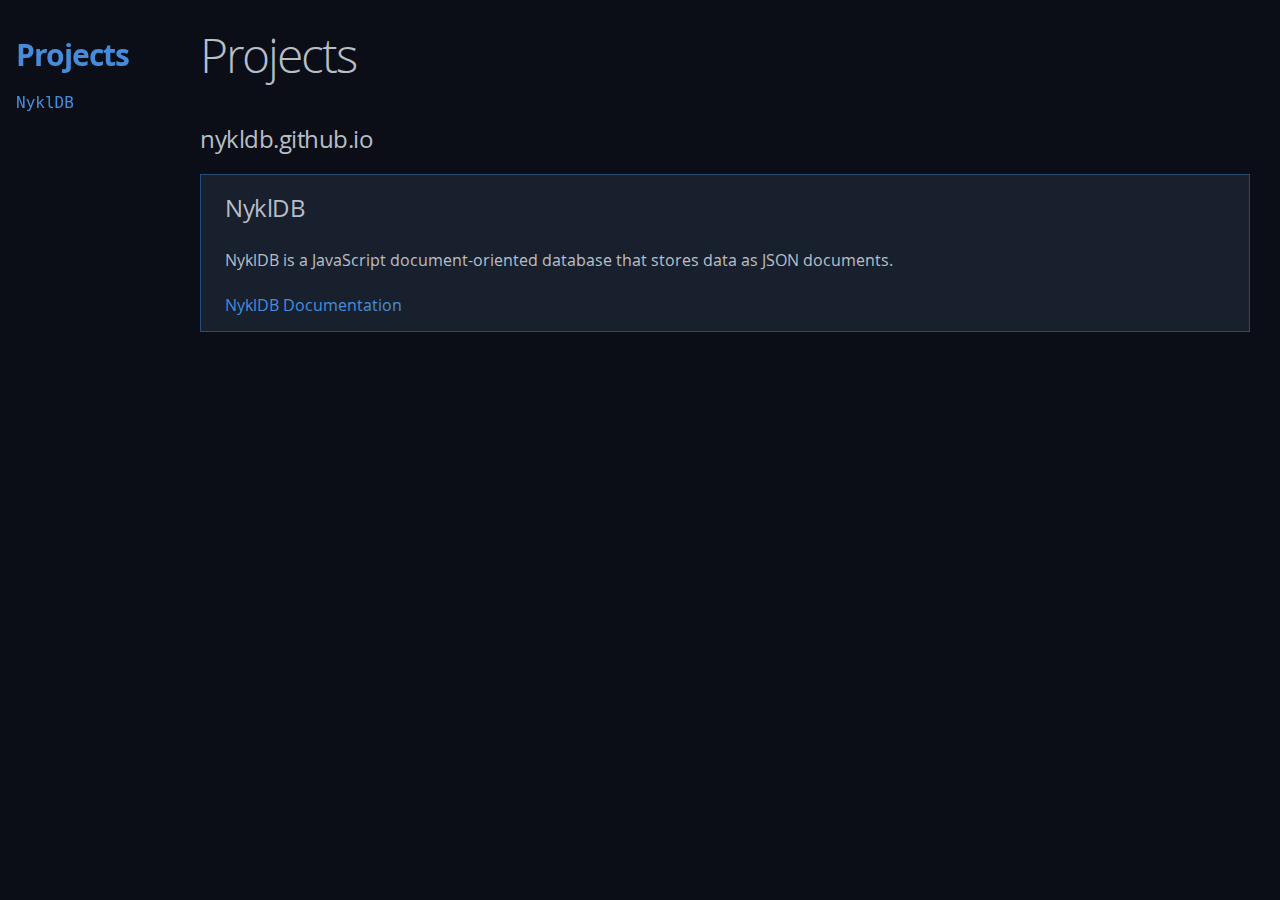
<file: index.html>
<!DOCTYPE html>
<html lang="en">

<head>
    <meta charset="utf-8">
    <title>NyklDB</title>
    <link type="text/css" rel="stylesheet" href="styles/main.css" />
</head>

<body>

    <div id="main">

        <h1 id="projects" class="page-title">Projects</h1>

        <h3>nykldb.github.io</h3>

        <section>
            <h3 id="nykldb-project">NyklDB</h3>
            <p>
                NyklDB is a JavaScript document-oriented database that stores data as JSON documents.
            </p>

            <a href="./nykldb/0.9.0/index.html">NyklDB Documentation</a>

        </section>

    </div>

    <nav>
        <h2><a href="#projects">Projects</a></h2>
        <ul>
            <li><a href="#nykldb-project">NyklDB</a></li>
        </ul>
    </nav>

</body>

</html>
</file>
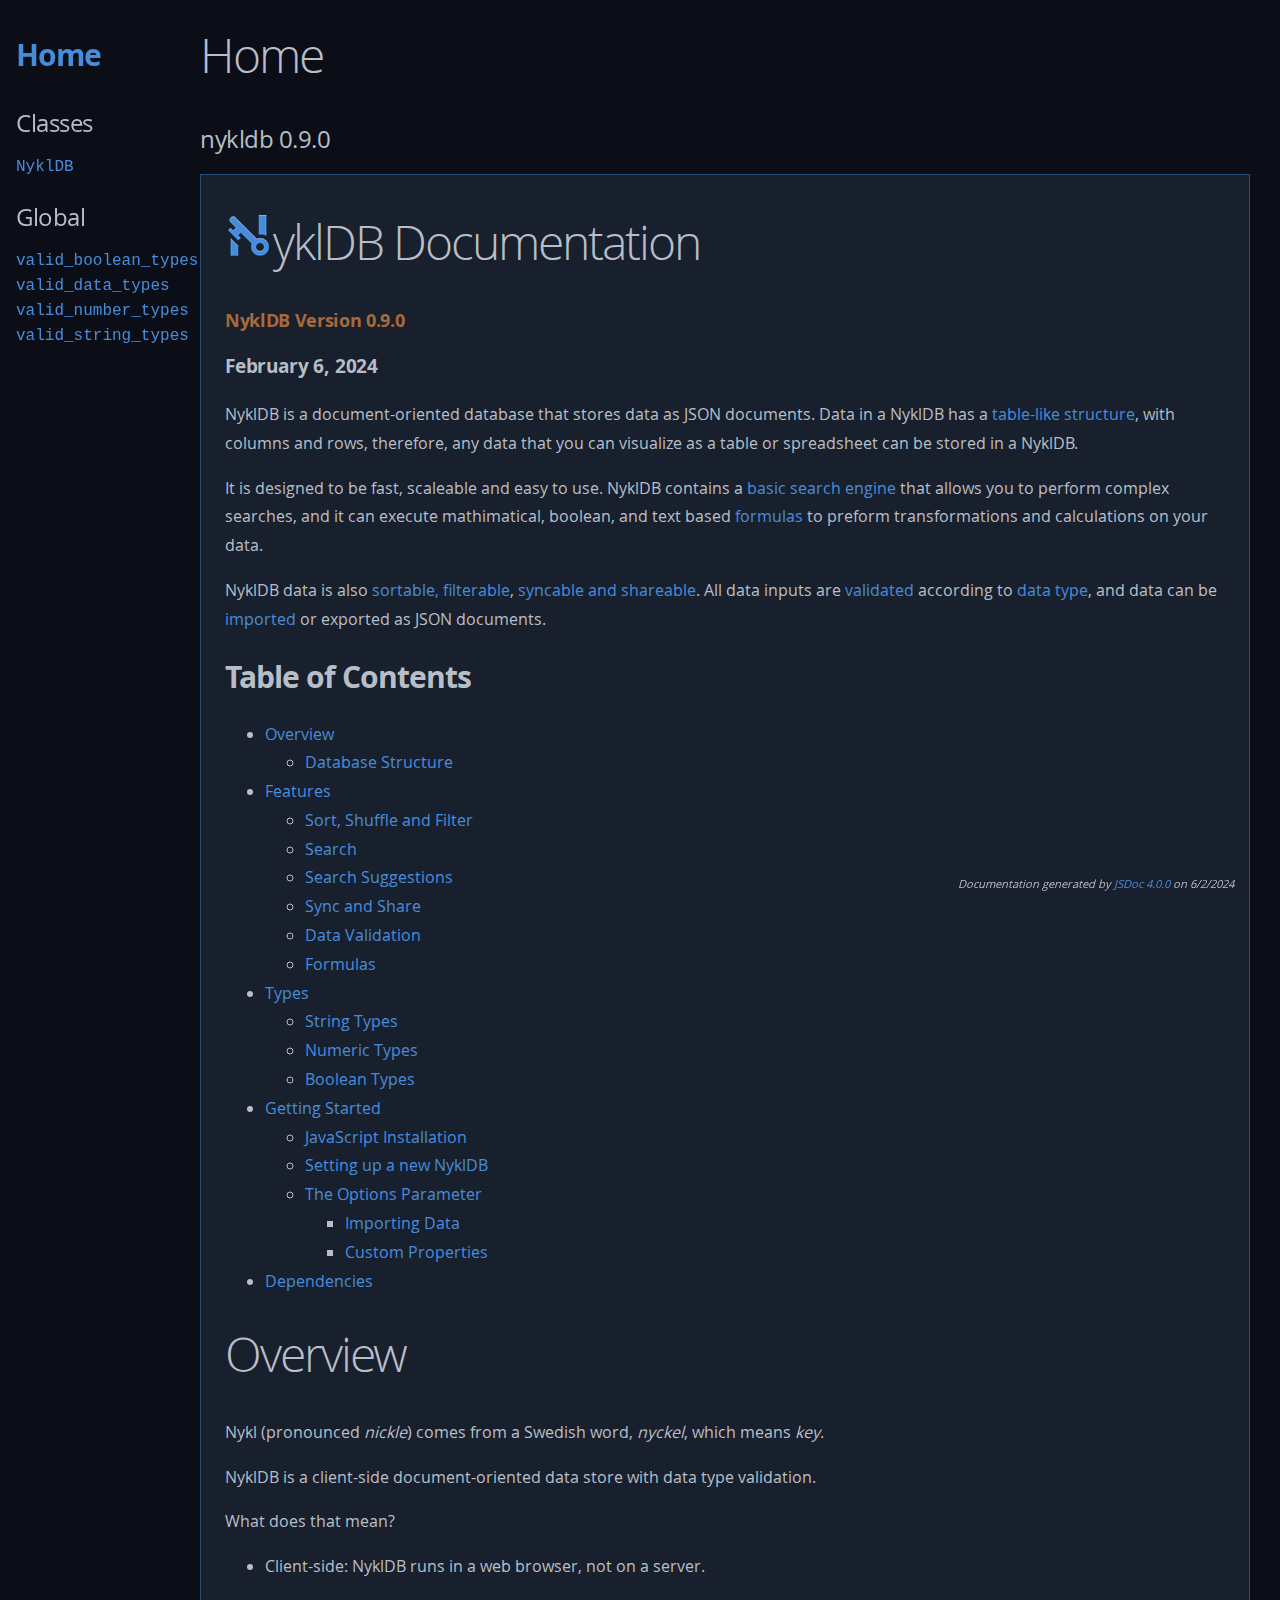
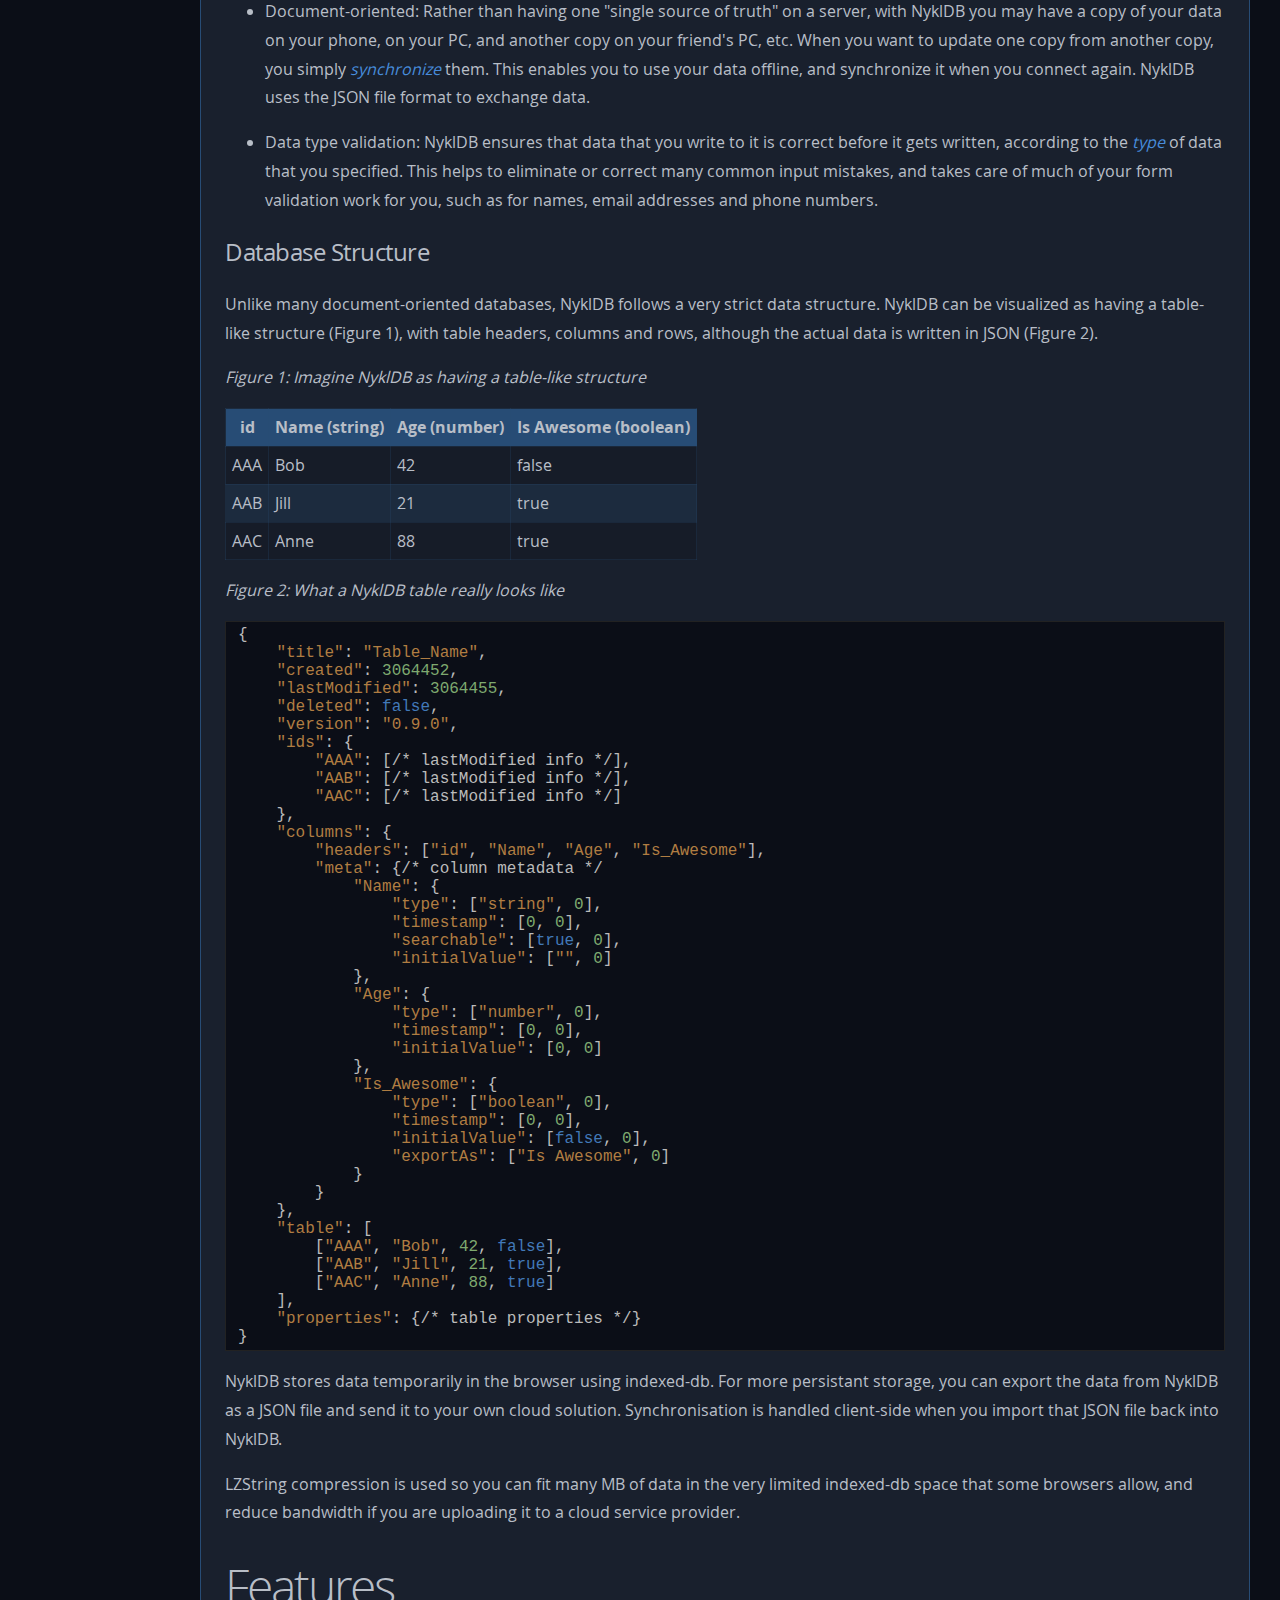
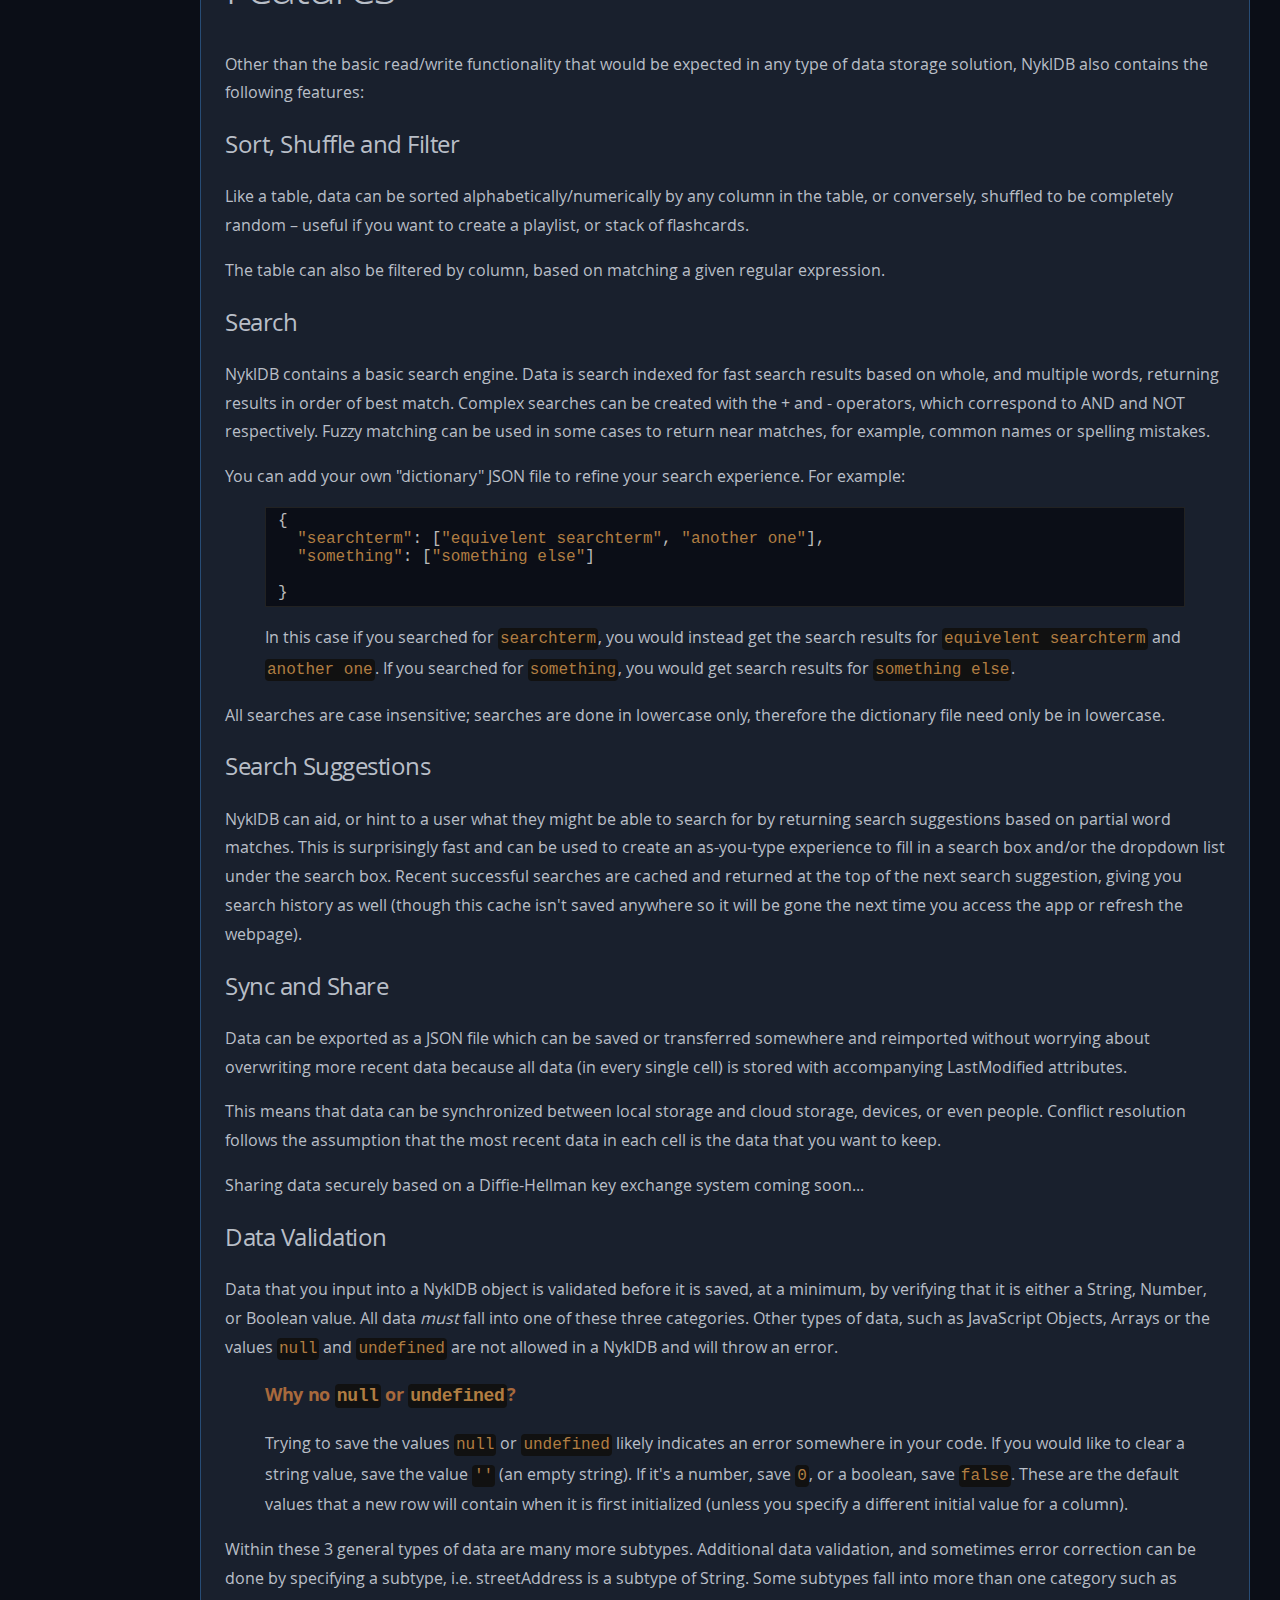
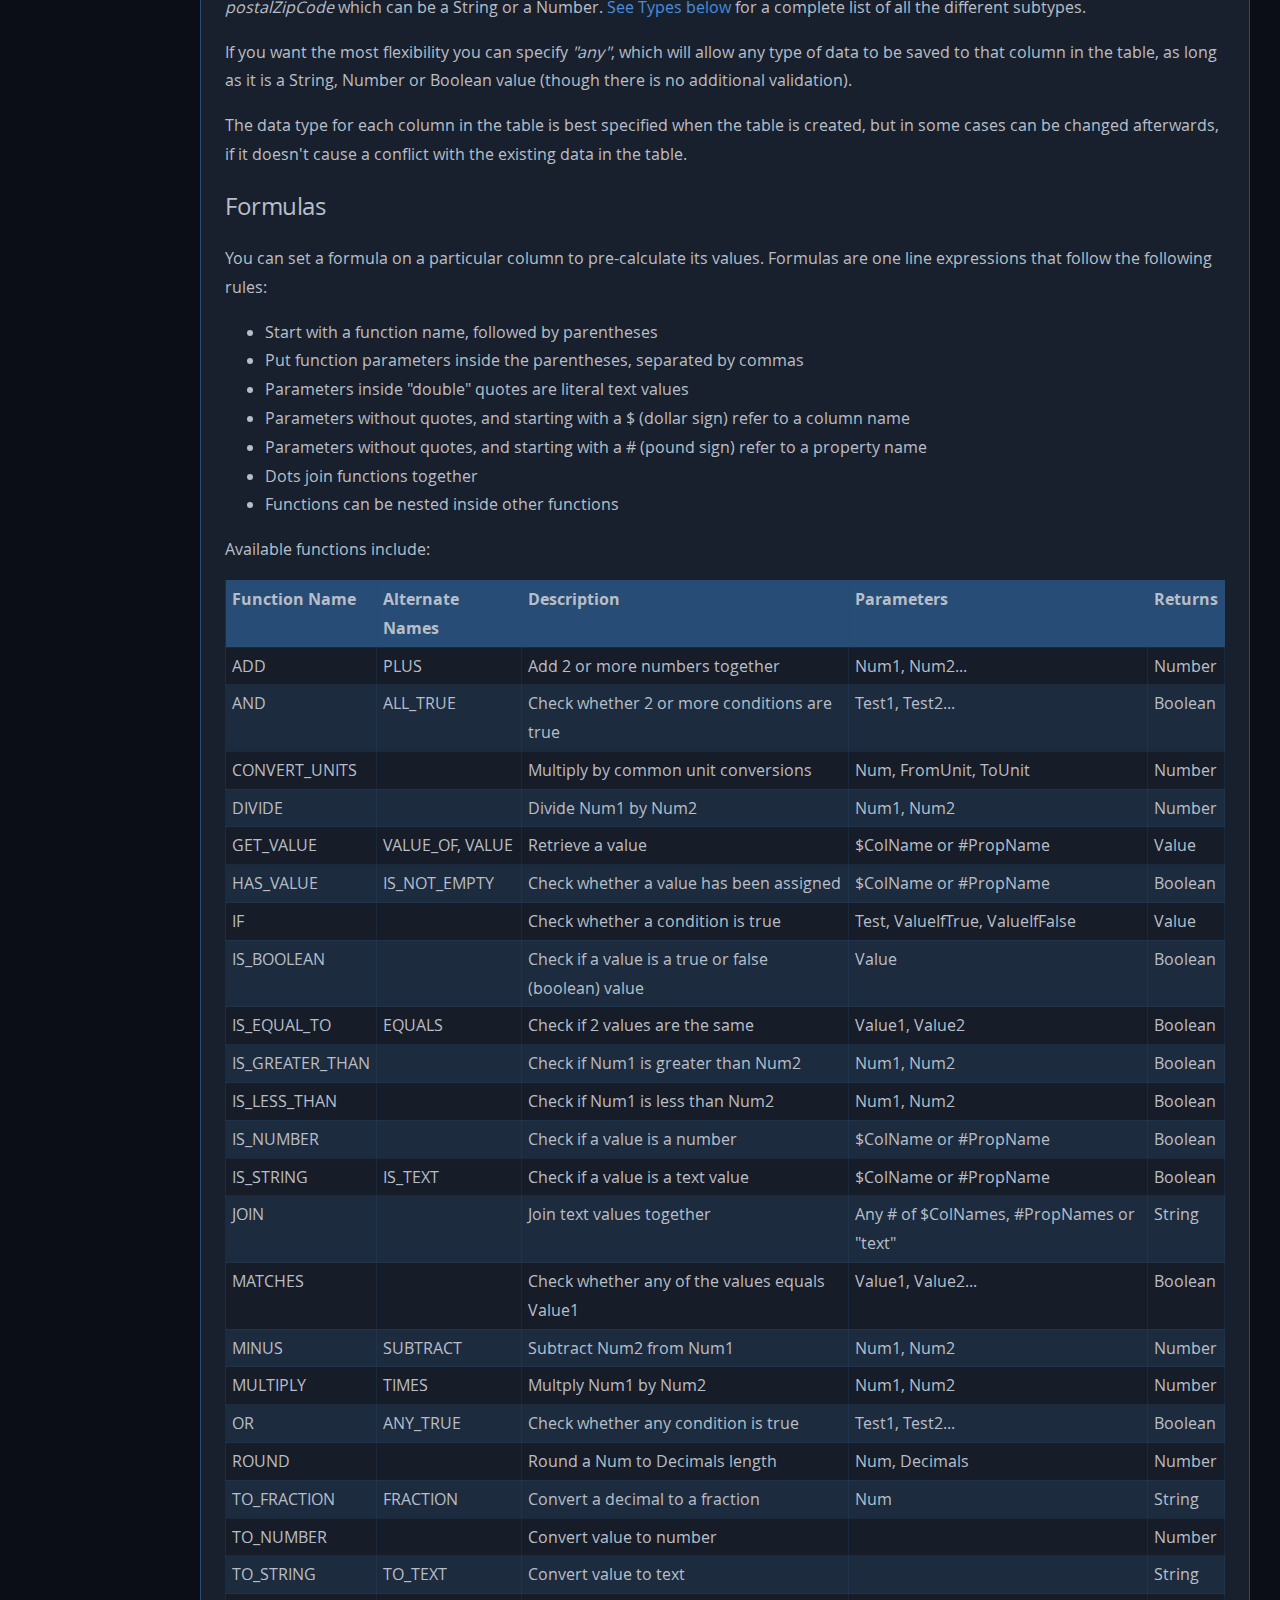
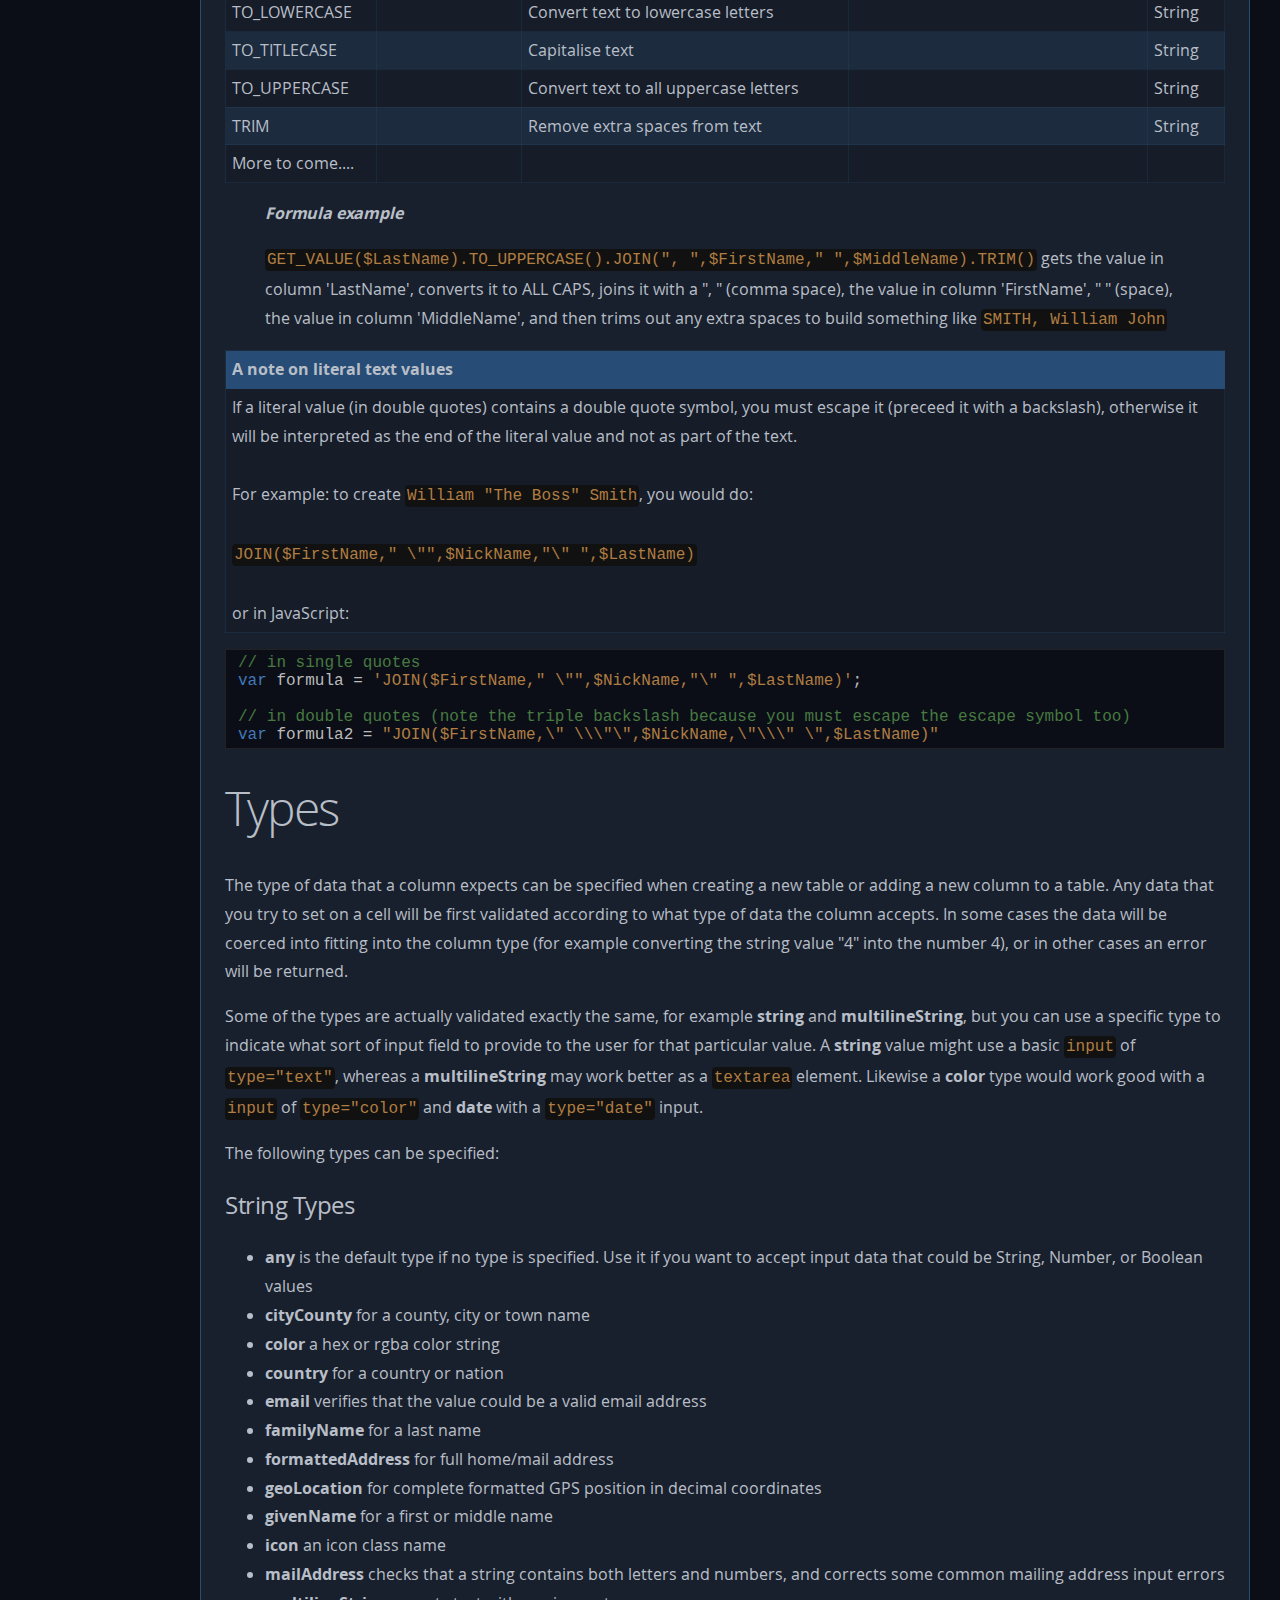
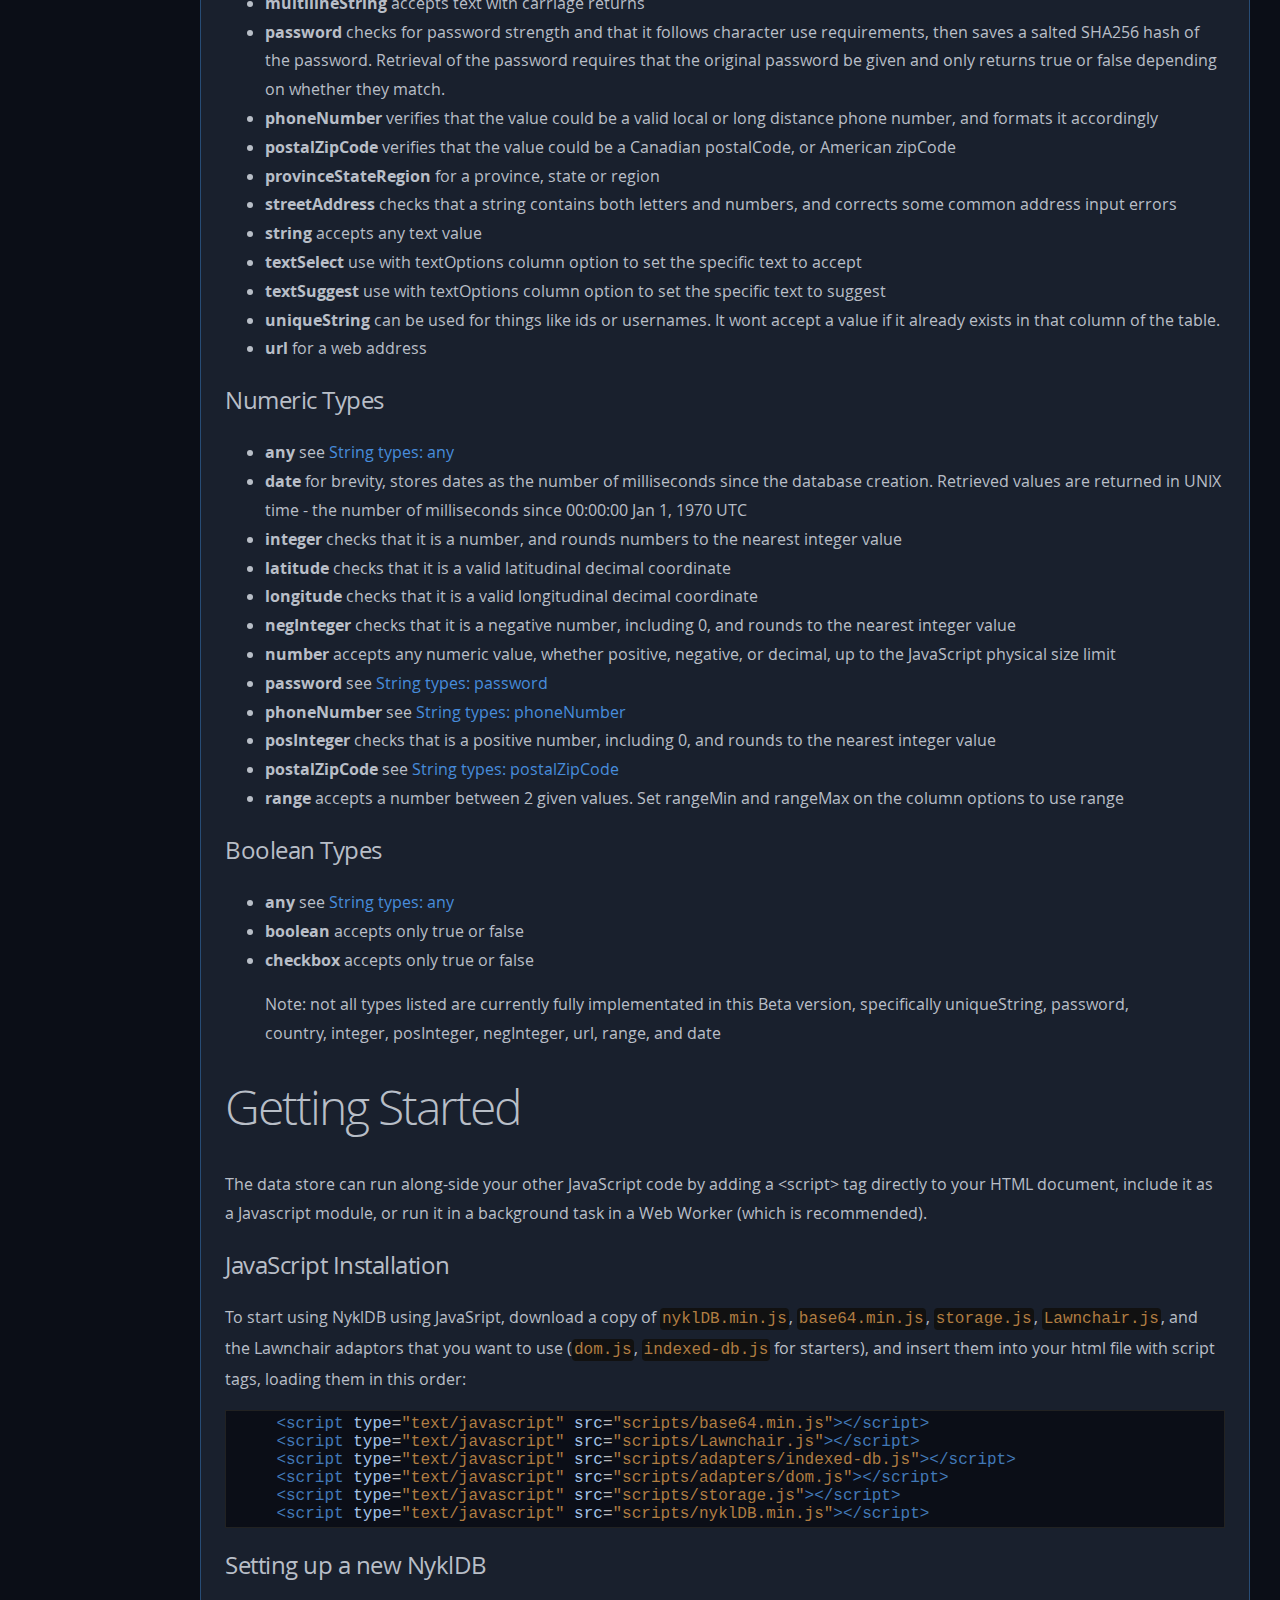
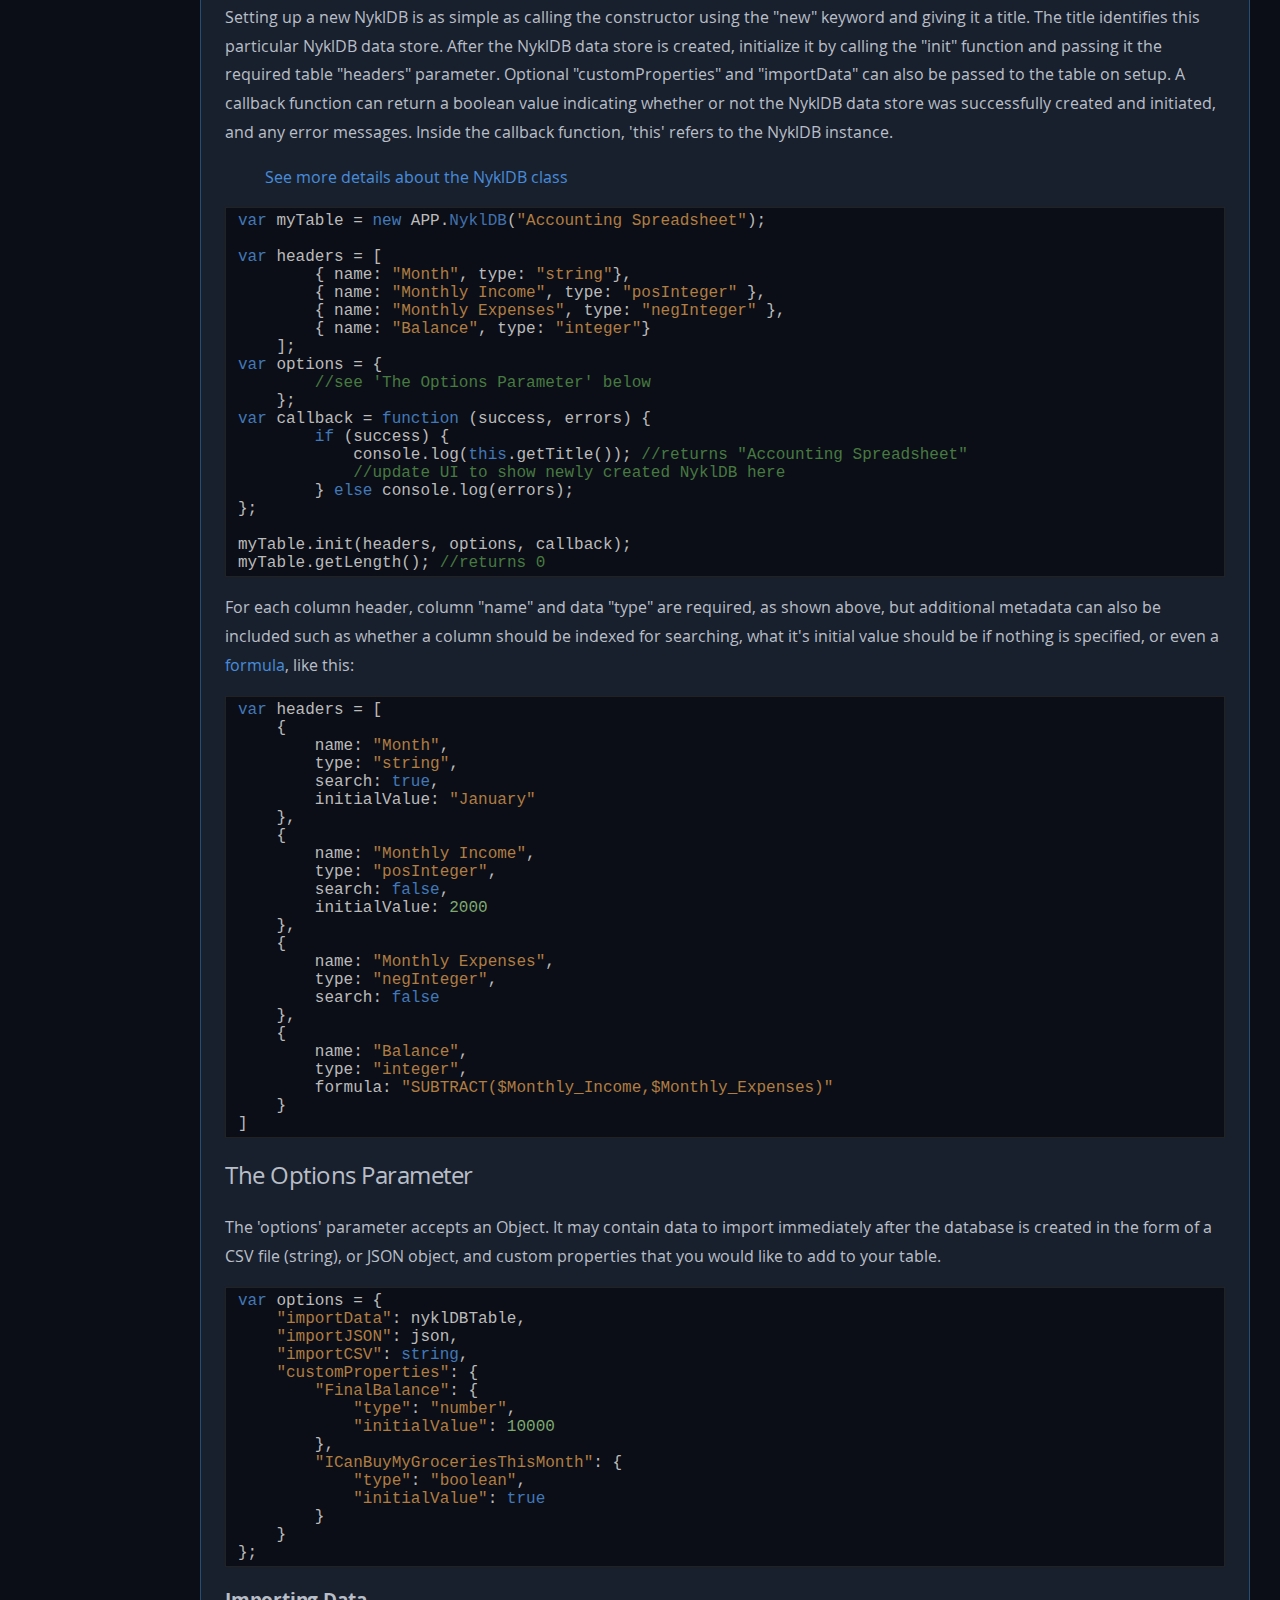
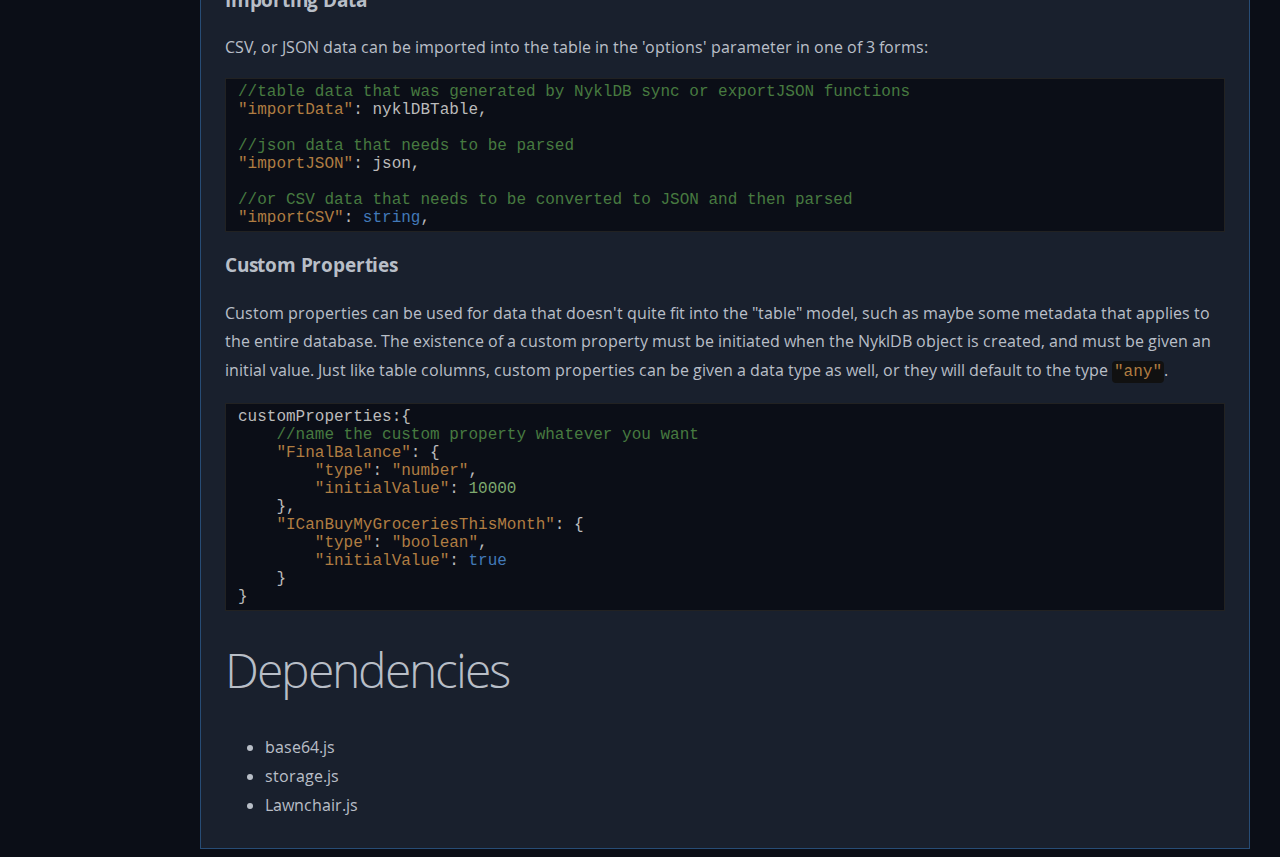
<file: nykldb/0.9.0/index.html>
<!DOCTYPE html>
<html lang="en">
<head>
    <meta charset="utf-8">
    <title>NyklDB Docs Home</title>

    <script src="scripts/prettify/prettify.js"> </script>
    <script src="scripts/prettify/lang-css.js"> </script>
    <!--[if lt IE 9]>
      <script src="//html5shiv.googlecode.com/svn/trunk/html5.js"></script>
    <![endif]-->
    <link type="text/css" rel="stylesheet" href="styles/prettify-tomorrow.css">
    <link type="text/css" rel="stylesheet" href="styles/jsdoc-default.css">
    <link type="text/css" rel="stylesheet" href="../assets/css/style.css">
</head>

<body>

<div id="main">

    <h1 class="page-title">Home</h1>

    



    


    <h3>nykldb 0.9.0</h3>










    




    <section>
        <article><h1><img src="nykldb-logo.png" alt="N" id="nykldb-logo">yklDB Documentation</h1>
<h4>NyklDB Version 0.9.0</h4>
<h5>February 6, 2024</h5>
<p>NyklDB is a document-oriented database that stores data as JSON documents. Data in a NyklDB has a <a href="#database-structure">table-like structure</a>, with columns and rows, therefore, any data that you can visualize as a table or spreadsheet can be stored in a NyklDB.</p>
<p>It is designed to be fast, scaleable and easy to use. NyklDB contains a <a href="#search">basic search engine</a> that allows you to perform complex searches, and it can execute mathimatical, boolean, and text based <a href="#formulas">formulas</a> to preform transformations and calculations on your data.</p>
<p>NyklDB data is also <a href="#sort-shuffle-and-filter">sortable, filterable</a>, <a href="#sync-and-share">syncable and shareable</a>. All data inputs are <a href="#data-validation">validated</a> according to <a href="#types">data type</a>, and data can be <a href="#importing-data">imported</a> or exported as JSON documents.</p>
<h2>Table of Contents</h2>
<ul>
<li><a href="#overview">Overview</a>
<ul>
<li><a href="#database-structure">Database Structure</a></li>
</ul>
</li>
<li><a href="#features">Features</a>
<ul>
<li><a href="#sort-shuffle-and-filter">Sort, Shuffle and Filter</a></li>
<li><a href="#search">Search</a></li>
<li><a href="#search-suggestions">Search Suggestions</a></li>
<li><a href="#sync-and-share">Sync and Share</a></li>
<li><a href="#data-validation">Data Validation</a></li>
<li><a href="#formulas">Formulas</a></li>
</ul>
</li>
<li><a href="#types">Types</a>
<ul>
<li><a href="#string-types">String Types</a></li>
<li><a href="#numeric-types">Numeric Types</a></li>
<li><a href="#boolean-types">Boolean Types</a></li>
</ul>
</li>
<li><a href="#getting-started">Getting Started</a>
<ul>
<li><a href="#javascript-installation">JavaScript Installation</a></li>
<li><a href="#setting-up-a-new-nykldb">Setting up a new NyklDB</a></li>
<li><a href="#the-options-parameter">The Options Parameter</a>
<ul>
<li><a href="#importing-data">Importing Data</a></li>
<li><a href="#custom-properties">Custom Properties</a></li>
</ul>
</li>
</ul>
</li>
<li><a href="#dependencies">Dependencies</a></li>
</ul>
<h1><a id="overview"></a> Overview</h1>
<p>Nykl (pronounced <em>nickle</em>) comes from a Swedish word, <em>nyckel</em>, which means <em>key</em>.</p>
<p>NyklDB is a client-side document-oriented data store with data type validation.</p>
<p>What does that mean?</p>
<ul>
<li>
<p>Client-side: NyklDB runs in a web browser, not on a server.</p>
</li>
<li>
<p>Document-oriented: Rather than having one &quot;single source of truth&quot; on a server, with NyklDB you may have a copy of your data on your phone, on your PC, and another copy on your friend's PC, etc. When you want to update one copy from another copy, you simply <a href="#sync-and-share"><em>synchronize</em></a> them. This enables you to use your data offline, and synchronize it when you connect again. NyklDB uses the JSON file format to exchange data.</p>
</li>
<li>
<p>Data type validation: NyklDB ensures that data that you write to it is correct before it gets written, according
to the <a href="#types"><em>type</em></a> of data that you specified. This helps to eliminate or correct many common input mistakes, and takes care of much of your form validation work for you, such as for names, email addresses and phone numbers.</p>
</li>
</ul>
<h3><a id="database-structure"></a> Database Structure</h3>
<p>Unlike many document-oriented databases, NyklDB follows a very strict data structure. NyklDB can be visualized as having a table-like structure (Figure 1), with table headers, columns and rows, although
the actual data is written in JSON (Figure 2).</p>
<p><em>Figure 1: Imagine NyklDB as having a table-like structure</em></p>
<table>
<thead>
<tr>
<th style="text-align:center">id</th>
<th>Name (string)</th>
<th>Age (number)</th>
<th>Is Awesome (boolean)</th>
</tr>
</thead>
<tbody>
<tr>
<td style="text-align:center">AAA</td>
<td>Bob</td>
<td>42</td>
<td>false</td>
</tr>
<tr>
<td style="text-align:center">AAB</td>
<td>Jill</td>
<td>21</td>
<td>true</td>
</tr>
<tr>
<td style="text-align:center">AAC</td>
<td>Anne</td>
<td>88</td>
<td>true</td>
</tr>
</tbody>
</table>
<p><em>Figure 2: What a NyklDB table really looks like</em></p>
<pre class="prettyprint source lang-json"><code>{
    &quot;title&quot;: &quot;Table_Name&quot;,
    &quot;created&quot;: 3064452,
    &quot;lastModified&quot;: 3064455,
    &quot;deleted&quot;: false,
    &quot;version&quot;: &quot;0.9.0&quot;,
    &quot;ids&quot;: { 
        &quot;AAA&quot;: [/* lastModified info */],
        &quot;AAB&quot;: [/* lastModified info */],
        &quot;AAC&quot;: [/* lastModified info */]
    },
    &quot;columns&quot;: {
        &quot;headers&quot;: [&quot;id&quot;, &quot;Name&quot;, &quot;Age&quot;, &quot;Is_Awesome&quot;],
        &quot;meta&quot;: {/* column metadata */
            &quot;Name&quot;: {
                &quot;type&quot;: [&quot;string&quot;, 0],
                &quot;timestamp&quot;: [0, 0],
                &quot;searchable&quot;: [true, 0],
                &quot;initialValue&quot;: [&quot;&quot;, 0]
            },
            &quot;Age&quot;: {
                &quot;type&quot;: [&quot;number&quot;, 0],
                &quot;timestamp&quot;: [0, 0],
                &quot;initialValue&quot;: [0, 0]
            },
            &quot;Is_Awesome&quot;: {
                &quot;type&quot;: [&quot;boolean&quot;, 0],
                &quot;timestamp&quot;: [0, 0],
                &quot;initialValue&quot;: [false, 0],
                &quot;exportAs&quot;: [&quot;Is Awesome&quot;, 0]
            }
        }
    },
    &quot;table&quot;: [
        [&quot;AAA&quot;, &quot;Bob&quot;, 42, false],
        [&quot;AAB&quot;, &quot;Jill&quot;, 21, true],
        [&quot;AAC&quot;, &quot;Anne&quot;, 88, true]
    ],
    &quot;properties&quot;: {/* table properties */}
}

</code></pre>
<p>NyklDB stores data temporarily in the browser using indexed-db.
For more persistant storage, you can export the data from NyklDB as a JSON file and send it to your own cloud
solution. Synchronisation is handled client-side when you import that JSON file back into NyklDB.</p>
<p>LZString compression is used so you can fit many MB of data in the very limited indexed-db space that some
browsers allow, and reduce bandwidth if you are uploading it to a cloud service provider.</p>
<h1><a id="features"></a> Features</h1>
<p>Other than the basic read/write functionality that would be expected in any type of data storage solution, NyklDB
also contains the following features:</p>
<h3><a id="sort-shuffle-and-filter"></a> Sort, Shuffle and Filter</h3>
<p>Like a table, data can be sorted alphabetically/numerically by any column in the table, or conversely, shuffled to
be completely random – useful if you want to create a playlist, or stack of flashcards.</p>
<p>The table can also be filtered by column, based on matching a given regular expression.</p>
<h3><a id="search"></a> Search</h3>
<p>NyklDB contains a basic search engine. Data is search indexed for fast search results based on whole, and multiple
words, returning results in order of best match.
Complex searches can be created with the + and - operators, which correspond to AND and NOT respectively.
Fuzzy matching can be used in some cases to return near matches, for example, common names or spelling mistakes.</p>
<p>You can add your own &quot;dictionary&quot; JSON file to refine your search experience. For example:</p>
<blockquote>
<pre class="prettyprint source lang-javascript"><code>{ 
  &quot;searchterm&quot;: [&quot;equivelent searchterm&quot;, &quot;another one&quot;],
  &quot;something&quot;: [&quot;something else&quot;]

}
</code></pre>
<p>In this case if you searched for <code>searchterm</code>, you would instead get the search results for <code>equivelent searchterm</code> and <code>another one</code>. If you searched for <code>something</code>, you would get search results for <code>something else</code>.</p>
</blockquote>
<p>All searches are case insensitive; searches are done in lowercase only, therefore the dictionary file need only be
in lowercase.</p>
<h3><a id="search-suggestions"></a> Search Suggestions</h3>
<p>NyklDB can aid, or hint to a user what they might be able to search for by returning search suggestions based on
partial word matches. This is surprisingly fast and can be used to create an as-you-type experience to fill in a
search box and/or the dropdown list under the search box. Recent successful searches are cached and returned at the
top of the next search suggestion, giving you search history as well (though this cache isn't saved anywhere so it will
be gone the next time you access the app or refresh the webpage).</p>
<h3><a id="sync-and-share"></a>Sync and Share</h3>
<p>Data can be exported as a JSON file which can be saved or transferred somewhere and reimported without worrying
about overwriting more recent data because all data (in every single cell) is stored with accompanying LastModified
attributes.</p>
<p>This means that data can be synchronized between local storage and cloud storage, devices, or even people.
Conflict resolution follows the assumption that the most recent data in each cell is the data that you want to keep.</p>
<p>Sharing data securely based on a Diffie-Hellman key exchange system coming soon...</p>
<h3><a id="data-validation"></a> Data Validation</h3>
<p>Data that you input into a NyklDB object is validated before it is saved, at a minimum, by verifying that it is
either a String, Number, or Boolean value. All data <em>must</em> fall into one of these three categories. Other types of
data, such as JavaScript Objects, Arrays or the values <code>null</code> and <code>undefined</code> are not allowed in a NyklDB and will
throw an error.</p>
<blockquote>
<h4>Why no <code>null</code> or <code>undefined</code>?</h4>
<p>Trying to save the values <code>null</code> or <code>undefined</code> likely indicates an error somewhere in your code. If you would like to clear a string value, save the value <code>''</code> (an empty string). If it's a number, save <code>0</code>, or a boolean, save <code>false</code>. These are the default values that a new row will contain when it is first initialized (unless you specify a different initial value for a column).</p>
</blockquote>
<p>Within these 3 general types of data are many more subtypes. Additional data validation, and sometimes error
correction can be done by specifying a subtype, i.e. streetAddress is a subtype of String. Some subtypes fall into
more than one category such as <em>postalZipCode</em> which can be a String or a Number. <a href="#types">See Types below</a> for a
complete list of all the different subtypes.</p>
<p>If you want the most flexibility you can specify <em>&quot;any&quot;</em>, which will allow any type of data to be saved to that column
in the table, as long as it is a String, Number or Boolean value (though there is no additional validation).</p>
<p>The data type for each column in the table is best specified when the table is created, but in some cases can be
changed afterwards, if it doesn't cause a conflict with the existing data in the table.</p>
<h3><a id="formulas"></a> Formulas</h3>
<p>You can set a formula on a particular column to pre-calculate its values. Formulas are one line expressions that
follow the following rules:</p>
<ul>
<li>Start with a function name, followed by parentheses</li>
<li>Put function parameters inside the parentheses, separated by commas</li>
<li>Parameters inside &quot;double&quot; quotes are literal text values</li>
<li>Parameters without quotes, and starting with a $ (dollar sign) refer to a column name</li>
<li>Parameters without quotes, and starting with a # (pound sign) refer to a property name</li>
<li>Dots join functions together</li>
<li>Functions can be nested inside other functions</li>
</ul>
<p>Available functions include:</p>
<table>
<thead>
<tr>
<th>Function Name</th>
<th>Alternate Names</th>
<th>Description</th>
<th>Parameters</th>
<th>Returns</th>
</tr>
</thead>
<tbody>
<tr>
<td>ADD</td>
<td>PLUS</td>
<td>Add 2 or more numbers together</td>
<td>Num1, Num2...</td>
<td>Number</td>
</tr>
<tr>
<td>AND</td>
<td>ALL_TRUE</td>
<td>Check whether 2 or more conditions are true</td>
<td>Test1, Test2...</td>
<td>Boolean</td>
</tr>
<tr>
<td>CONVERT_UNITS</td>
<td></td>
<td>Multiply by common unit conversions</td>
<td>Num, FromUnit, ToUnit</td>
<td>Number</td>
</tr>
<tr>
<td>DIVIDE</td>
<td></td>
<td>Divide Num1 by Num2</td>
<td>Num1, Num2</td>
<td>Number</td>
</tr>
<tr>
<td>GET_VALUE</td>
<td>VALUE_OF, VALUE</td>
<td>Retrieve a value</td>
<td>$ColName or #PropName</td>
<td>Value</td>
</tr>
<tr>
<td>HAS_VALUE</td>
<td>IS_NOT_EMPTY</td>
<td>Check whether a value has been assigned</td>
<td>$ColName or #PropName</td>
<td>Boolean</td>
</tr>
<tr>
<td>IF</td>
<td></td>
<td>Check whether a condition is true</td>
<td>Test, ValueIfTrue, ValueIfFalse</td>
<td>Value</td>
</tr>
<tr>
<td>IS_BOOLEAN</td>
<td></td>
<td>Check if a value is a true or false (boolean) value</td>
<td>Value</td>
<td>Boolean</td>
</tr>
<tr>
<td>IS_EQUAL_TO</td>
<td>EQUALS</td>
<td>Check if 2 values are the same</td>
<td>Value1, Value2</td>
<td>Boolean</td>
</tr>
<tr>
<td>IS_GREATER_THAN</td>
<td></td>
<td>Check if Num1 is greater than Num2</td>
<td>Num1, Num2</td>
<td>Boolean</td>
</tr>
<tr>
<td>IS_LESS_THAN</td>
<td></td>
<td>Check if Num1 is less than Num2</td>
<td>Num1, Num2</td>
<td>Boolean</td>
</tr>
<tr>
<td>IS_NUMBER</td>
<td></td>
<td>Check if a value is a number</td>
<td>$ColName or #PropName</td>
<td>Boolean</td>
</tr>
<tr>
<td>IS_STRING</td>
<td>IS_TEXT</td>
<td>Check if a value is a text value</td>
<td>$ColName or #PropName</td>
<td>Boolean</td>
</tr>
<tr>
<td>JOIN</td>
<td></td>
<td>Join text values together</td>
<td>Any # of $ColNames, #PropNames or &quot;text&quot;</td>
<td>String</td>
</tr>
<tr>
<td>MATCHES</td>
<td></td>
<td>Check whether any of the values equals Value1</td>
<td>Value1, Value2...</td>
<td>Boolean</td>
</tr>
<tr>
<td>MINUS</td>
<td>SUBTRACT</td>
<td>Subtract Num2 from Num1</td>
<td>Num1, Num2</td>
<td>Number</td>
</tr>
<tr>
<td>MULTIPLY</td>
<td>TIMES</td>
<td>Multply Num1 by Num2</td>
<td>Num1, Num2</td>
<td>Number</td>
</tr>
<tr>
<td>OR</td>
<td>ANY_TRUE</td>
<td>Check whether any condition is true</td>
<td>Test1, Test2...</td>
<td>Boolean</td>
</tr>
<tr>
<td>ROUND</td>
<td></td>
<td>Round a Num to Decimals length</td>
<td>Num, Decimals</td>
<td>Number</td>
</tr>
<tr>
<td>TO_FRACTION</td>
<td>FRACTION</td>
<td>Convert a decimal to a fraction</td>
<td>Num</td>
<td>String</td>
</tr>
<tr>
<td>TO_NUMBER</td>
<td></td>
<td>Convert value to number</td>
<td></td>
<td>Number</td>
</tr>
<tr>
<td>TO_STRING</td>
<td>TO_TEXT</td>
<td>Convert value to text</td>
<td></td>
<td>String</td>
</tr>
<tr>
<td>TO_LOWERCASE</td>
<td></td>
<td>Convert text to lowercase letters</td>
<td></td>
<td>String</td>
</tr>
<tr>
<td>TO_TITLECASE</td>
<td></td>
<td>Capitalise text</td>
<td></td>
<td>String</td>
</tr>
<tr>
<td>TO_UPPERCASE</td>
<td></td>
<td>Convert text to all uppercase letters</td>
<td></td>
<td>String</td>
</tr>
<tr>
<td>TRIM</td>
<td></td>
<td>Remove extra spaces from text</td>
<td></td>
<td>String</td>
</tr>
<tr>
<td>More to come....</td>
<td></td>
<td></td>
<td></td>
<td></td>
</tr>
</tbody>
</table>
<blockquote>
<h6>Formula example</h6>
<p><code>GET_VALUE($LastName).TO_UPPERCASE().JOIN(&quot;, &quot;,$FirstName,&quot; &quot;,$MiddleName).TRIM()</code>
gets the value in column 'LastName', converts it to ALL CAPS, joins it with a &quot;, &quot; (comma space), the value in column
'FirstName', &quot; &quot; (space), the value in column 'MiddleName', and then trims out any extra spaces to build something like
<code>SMITH, William John</code></p>
</blockquote>
<table>
<thead>
<tr>
<th style="text-align:left">A note on literal text values</th>
</tr>
</thead>
<tbody>
<tr>
<td style="text-align:left">If a literal value (in double quotes) contains a double quote symbol, you must escape it (preceed it with a backslash), otherwise it will be interpreted as the end of the literal value and not as part of the text. <br><br>For example: to create <code>William &quot;The Boss&quot; Smith</code>, you would do: <br><br><code>JOIN($FirstName,&quot; \&quot;&quot;,$NickName,&quot;\&quot; &quot;,$LastName)</code><br><br>or in JavaScript:</td>
</tr>
</tbody>
</table>
<pre class="prettyprint source lang-JavaScript"><code>// in single quotes
var formula = 'JOIN($FirstName,&quot; \&quot;&quot;,$NickName,&quot;\&quot; &quot;,$LastName)';

// in double quotes (note the triple backslash because you must escape the escape symbol too)
var formula2 = &quot;JOIN($FirstName,\&quot; \\\&quot;\&quot;,$NickName,\&quot;\\\&quot; \&quot;,$LastName)&quot;
</code></pre>
<h1><a id="types"></a> Types</h1>
<p>The type of data that a column expects can be specified when creating a new table or adding a new column to a table.
Any data that you try to set on a cell will be first validated according to what type of data the column accepts.
In some cases the data will be coerced into fitting into the column type (for example converting the string value
&quot;4&quot; into the number 4), or in other cases an error will be returned.</p>
<p>Some of the types are actually validated exactly the same, for example <strong>string</strong> and <strong>multilineString</strong>, but you
can use a specific type to indicate what sort of input field to provide to the user for that particular value. A
<strong>string</strong> value might use a basic <code>input</code> of <code>type=&quot;text&quot;</code>, whereas a <strong>multilineString</strong> may work better as a
<code>textarea</code> element. Likewise a <strong>color</strong> type would work good with a <code>input</code> of <code>type=&quot;color&quot;</code> and <strong>date</strong> with a
<code>type=&quot;date&quot;</code> input.</p>
<p>The following types can be specified:</p>
<h3><a id="string-types"></a>String Types</h3>
<ul>
<li><strong>any</strong> is the default type if no type is specified. Use it if you want to accept input data that could be String, Number, or Boolean values</li>
<li><strong>cityCounty</strong> for a county, city or town name</li>
<li><strong>color</strong> a hex or rgba color string</li>
<li><strong>country</strong> for a country or nation</li>
<li><strong>email</strong> verifies that the value could be a valid email address</li>
<li><strong>familyName</strong> for a last name</li>
<li><strong>formattedAddress</strong> for full home/mail address</li>
<li><strong>geoLocation</strong> for complete formatted GPS position in decimal coordinates</li>
<li><strong>givenName</strong> for a first or middle name</li>
<li><strong>icon</strong> an icon class name</li>
<li><strong>mailAddress</strong> checks that a string contains both letters and numbers, and corrects some common mailing address input errors</li>
<li><strong>multilineString</strong> accepts text with carriage returns</li>
<li><strong>password</strong> checks for password strength and that it follows character use requirements, then saves a salted SHA256 hash of the password. Retrieval of the password requires that the original password be given and only returns true or false depending on whether they match.</li>
<li><strong>phoneNumber</strong> verifies that the value could be a valid local or long distance phone number, and formats it accordingly</li>
<li><strong>postalZipCode</strong> verifies that the value could be a Canadian postalCode, or American zipCode</li>
<li><strong>provinceStateRegion</strong> for a province, state or region</li>
<li><strong>streetAddress</strong> checks that a string contains both letters and numbers, and corrects some common address input errors</li>
<li><strong>string</strong> accepts any text value</li>
<li><strong>textSelect</strong> use with textOptions column option to set the specific text to accept</li>
<li><strong>textSuggest</strong> use with textOptions column option to set the specific text to suggest</li>
<li><strong>uniqueString</strong> can be used for things like ids or usernames. It wont accept a value if it already exists in that column of the table.</li>
<li><strong>url</strong> for a web address</li>
</ul>
<h3><a id="numeric-types"></a> Numeric Types</h3>
<ul>
<li><strong>any</strong> see <a href="#string-types">String types: any</a></li>
<li><strong>date</strong> for brevity, stores dates as the number of milliseconds since the database creation. Retrieved values are returned in UNIX time - the number of milliseconds since 00:00:00 Jan 1, 1970 UTC</li>
<li><strong>integer</strong> checks that it is a number, and rounds numbers to the nearest integer value</li>
<li><strong>latitude</strong> checks that it is a valid latitudinal decimal coordinate</li>
<li><strong>longitude</strong> checks that it is a valid longitudinal decimal coordinate</li>
<li><strong>negInteger</strong> checks that it is a negative number, including 0, and rounds to the nearest integer value</li>
<li><strong>number</strong> accepts any numeric value, whether positive, negative, or decimal, up to the JavaScript physical size limit</li>
<li><strong>password</strong> see <a href="#string-types">String types: password</a></li>
<li><strong>phoneNumber</strong> see <a href="#string-types">String types: phoneNumber</a></li>
<li><strong>posInteger</strong> checks that is a positive number, including 0, and rounds to the nearest integer value</li>
<li><strong>postalZipCode</strong> see <a href="#string-types">String types: postalZipCode</a></li>
<li><strong>range</strong> accepts a number between 2 given values. Set rangeMin and rangeMax on the column options to use range</li>
</ul>
<h3><a id="boolean-types"></a> Boolean Types</h3>
<ul>
<li><strong>any</strong> see <a href="#string-types">String types: any</a></li>
<li><strong>boolean</strong> accepts only true or false</li>
<li><strong>checkbox</strong> accepts only true or false</li>
</ul>
<blockquote>
<p>Note: not all types listed are currently fully implementated in this Beta version, specifically uniqueString, password, country, integer, posInteger, negInteger, url, range, and date</p>
</blockquote>
<h1><a id="getting-started"></a> Getting Started</h1>
<p>The data store can run along-side your other JavaScript code by adding a &lt;script&gt; tag directly to your HTML
document, include it as a Javascript module, or run it in a background task in a Web Worker (which is recommended).</p>
<h3><a id="javascript-installation"></a> JavaScript Installation</h3>
<p>To start using NyklDB using JavaSript, download a copy of <code>nyklDB.min.js</code>, <code>base64.min.js</code>, <code>storage.js</code>, <code>Lawnchair.js</code>, and the Lawnchair adaptors that you want to use (<code>dom.js</code>, <code>indexed-db.js</code> for starters), and insert them into your html file with script tags, loading them in this order:</p>
<pre class="prettyprint source lang-html"><code>    &lt;script type=&quot;text/javascript&quot; src=&quot;scripts/base64.min.js&quot;>&lt;/script>
    &lt;script type=&quot;text/javascript&quot; src=&quot;scripts/Lawnchair.js&quot;>&lt;/script>
    &lt;script type=&quot;text/javascript&quot; src=&quot;scripts/adapters/indexed-db.js&quot;>&lt;/script>
    &lt;script type=&quot;text/javascript&quot; src=&quot;scripts/adapters/dom.js&quot;>&lt;/script>
    &lt;script type=&quot;text/javascript&quot; src=&quot;scripts/storage.js&quot;>&lt;/script>
    &lt;script type=&quot;text/javascript&quot; src=&quot;scripts/nyklDB.min.js&quot;>&lt;/script>
</code></pre>
<h3><a id="setting-up-a-new-nykldb"></a> Setting up a new NyklDB</h3>
<p>Setting up a new NyklDB is as simple as calling the constructor using the &quot;new&quot; keyword and giving it a
title. The title identifies this particular NyklDB data store. After the NyklDB data store is created, initialize
it by calling the &quot;init&quot; function and passing it the required table &quot;headers&quot; parameter. Optional &quot;customProperties&quot;
and &quot;importData&quot; can also be passed to the table on setup. A callback function can return a boolean value indicating
whether or not the NyklDB data store was successfully created and initiated, and any error messages. Inside the
callback function, 'this' refers to the NyklDB instance.</p>
<blockquote>
<p><a href="NyklDB.html">See more details about the NyklDB class</a></p>
</blockquote>
<pre class="prettyprint source lang-javascript"><code>var myTable = new APP.NyklDB(&quot;Accounting Spreadsheet&quot;);

var headers = [
        { name: &quot;Month&quot;, type: &quot;string&quot;}, 
        { name: &quot;Monthly Income&quot;, type: &quot;posInteger&quot; }, 
        { name: &quot;Monthly Expenses&quot;, type: &quot;negInteger&quot; },
        { name: &quot;Balance&quot;, type: &quot;integer&quot;}
    ];
var options = {
        //see 'The Options Parameter' below
    };
var callback = function (success, errors) { 
        if (success) {
            console.log(this.getTitle()); //returns &quot;Accounting Spreadsheet&quot;
            //update UI to show newly created NyklDB here
        } else console.log(errors);
};

myTable.init(headers, options, callback);
myTable.getLength(); //returns 0
</code></pre>
<p>For each column header, column &quot;name&quot; and data &quot;type&quot; are required, as shown above, but additional metadata can also be included such as whether a column should be indexed for searching, what it's initial value should be if nothing is specified, or even a <a href="#formulas">formula</a>, like this:</p>
<pre class="prettyprint source lang-javascript"><code>var headers = [
    {
        name: &quot;Month&quot;,
        type: &quot;string&quot;, 
        search: true,
        initialValue: &quot;January&quot;
    },
    {
        name: &quot;Monthly Income&quot;,
        type: &quot;posInteger&quot;,
        search: false,
        initialValue: 2000
    },
    {
        name: &quot;Monthly Expenses&quot;,
        type: &quot;negInteger&quot;,
        search: false
    },
    {
        name: &quot;Balance&quot;,
        type: &quot;integer&quot;,
        formula: &quot;SUBTRACT($Monthly_Income,$Monthly_Expenses)&quot;
    }
]
</code></pre>
<h3><a id="the-options-parameter"></a> The Options Parameter</h3>
<p>The 'options' parameter accepts an Object. It may contain data to import immediately after the database is created
in the form of a CSV file (string), or JSON object, and custom properties that you would like to add to your table.</p>
<pre class="prettyprint source lang-javascript"><code>var options = {
    &quot;importData&quot;: nyklDBTable,
    &quot;importJSON&quot;: json,
    &quot;importCSV&quot;: string,
    &quot;customProperties&quot;: {
        &quot;FinalBalance&quot;: {
            &quot;type&quot;: &quot;number&quot;,
            &quot;initialValue&quot;: 10000
        },
        &quot;ICanBuyMyGroceriesThisMonth&quot;: {
            &quot;type&quot;: &quot;boolean&quot;,
            &quot;initialValue&quot;: true
        }
    }	
};
</code></pre>
<h5><a id="importing-data"></a> Importing Data</h5>
<p>CSV, or JSON data can be imported into the table in the 'options' parameter in one of 3 forms:</p>
<pre class="prettyprint source lang-javascript"><code>//table data that was generated by NyklDB sync or exportJSON functions
&quot;importData&quot;: nyklDBTable, 

//json data that needs to be parsed
&quot;importJSON&quot;: json, 

//or CSV data that needs to be converted to JSON and then parsed
&quot;importCSV&quot;: string, 
</code></pre>
<h5><a id="custom-properties"></a> Custom Properties</h5>
<p>Custom properties can be used for data that doesn't quite fit into the &quot;table&quot; model, such as maybe some metadata
that applies to the entire database. The existence of a custom property must be initiated when the NyklDB object
is created, and must be given an initial value. Just like table columns, custom properties can be given a data type
as well, or they will default to the type <code>&quot;any&quot;</code>.</p>
<pre class="prettyprint source lang-javascript"><code>customProperties:{
    //name the custom property whatever you want
    &quot;FinalBalance&quot;: {
        &quot;type&quot;: &quot;number&quot;,
        &quot;initialValue&quot;: 10000
    },
    &quot;ICanBuyMyGroceriesThisMonth&quot;: {
        &quot;type&quot;: &quot;boolean&quot;,
        &quot;initialValue&quot;: true
    }
}	
</code></pre>
<h1><a id="dependencies"></a> Dependencies</h1>
<ul>
<li>base64.js</li>
<li>storage.js</li>
<li>Lawnchair.js</li>
</ul></article>
    </section>






</div>

<nav>
    <h2><a href="index.html">Home</a></h2><h3>Classes</h3><ul><li><a href="NyklDB.html">NyklDB</a></li></ul><h3>Global</h3><ul><li><a href="global.html#valid_boolean_types">valid_boolean_types</a></li><li><a href="global.html#valid_data_types">valid_data_types</a></li><li><a href="global.html#valid_number_types">valid_number_types</a></li><li><a href="global.html#valid_string_types">valid_string_types</a></li></ul>
</nav>

<br class="clear">

<footer>
    Documentation generated by <a href="https://github.com/jsdoc/jsdoc">JSDoc 4.0.0</a>
     on 6/2/2024
</footer>

<script> prettyPrint(); </script>
<script src="scripts/linenumber.js"> </script>
</body>
</html>
</file>
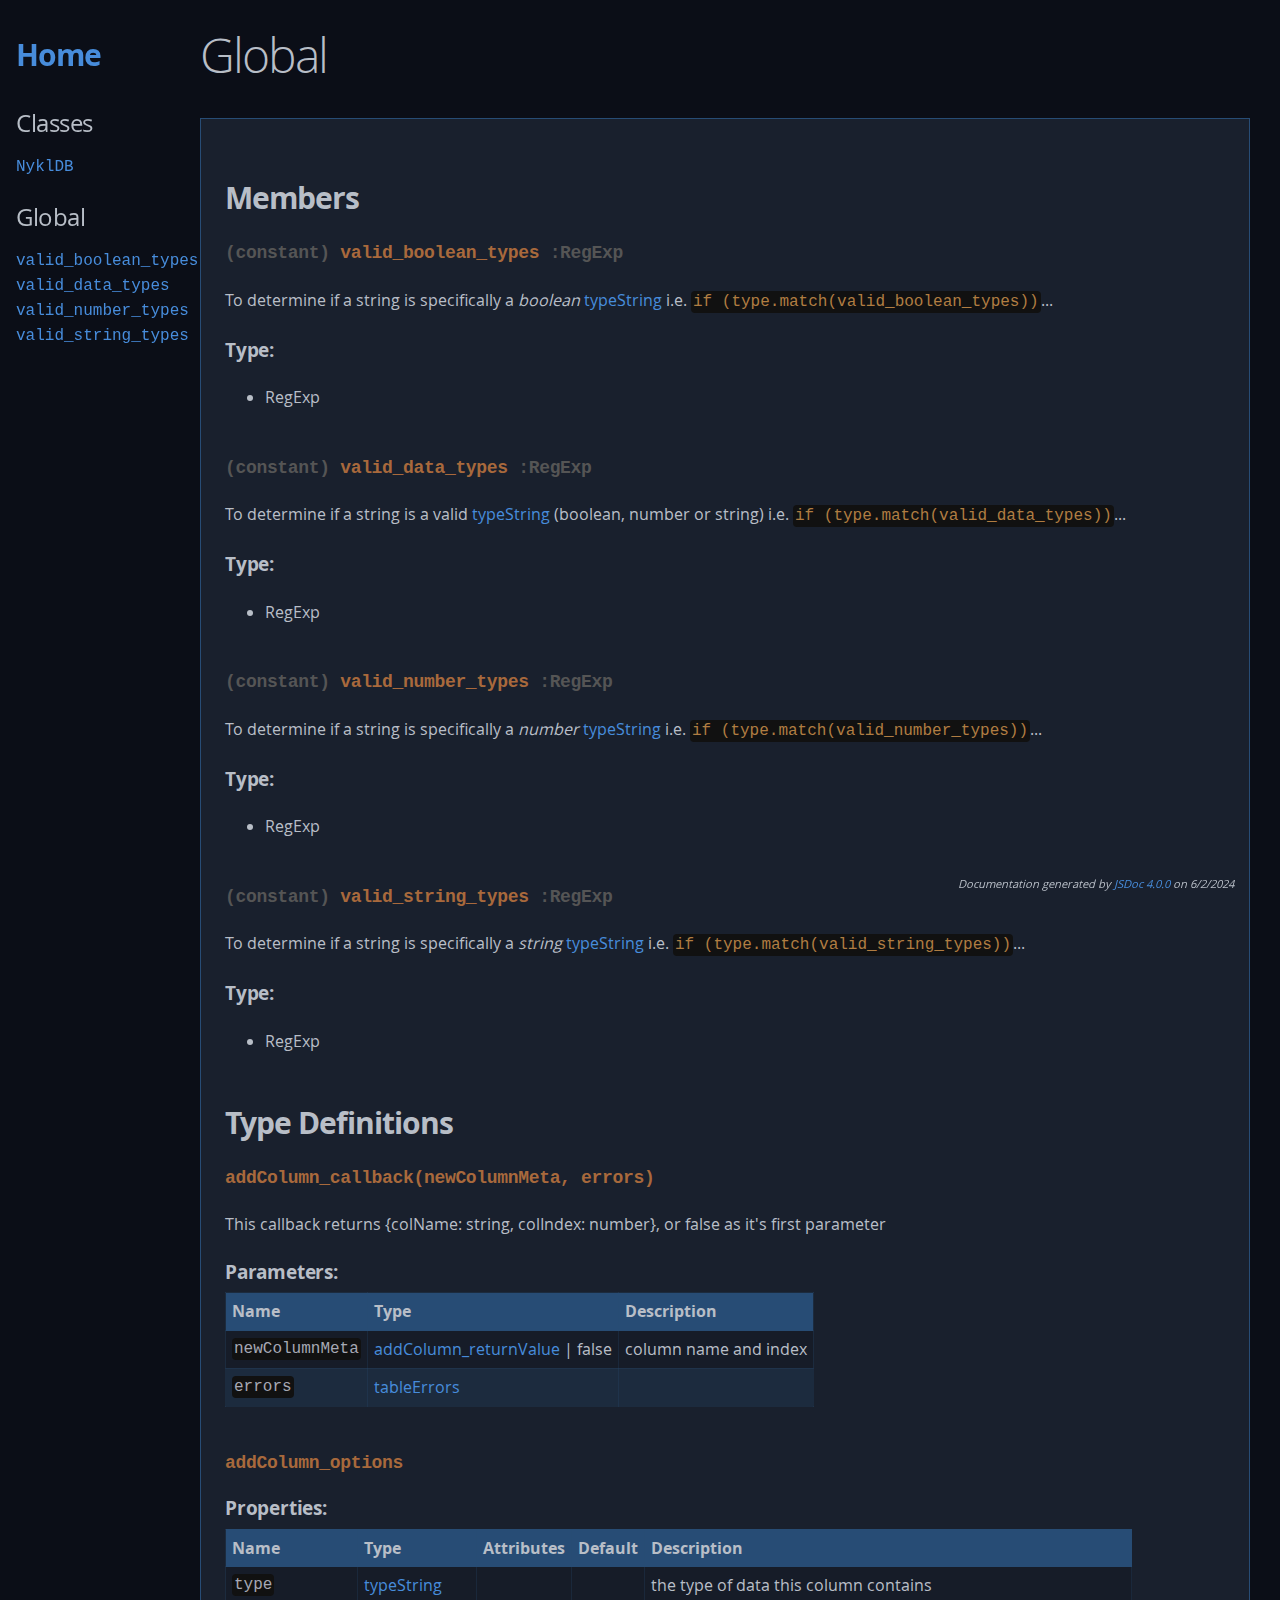
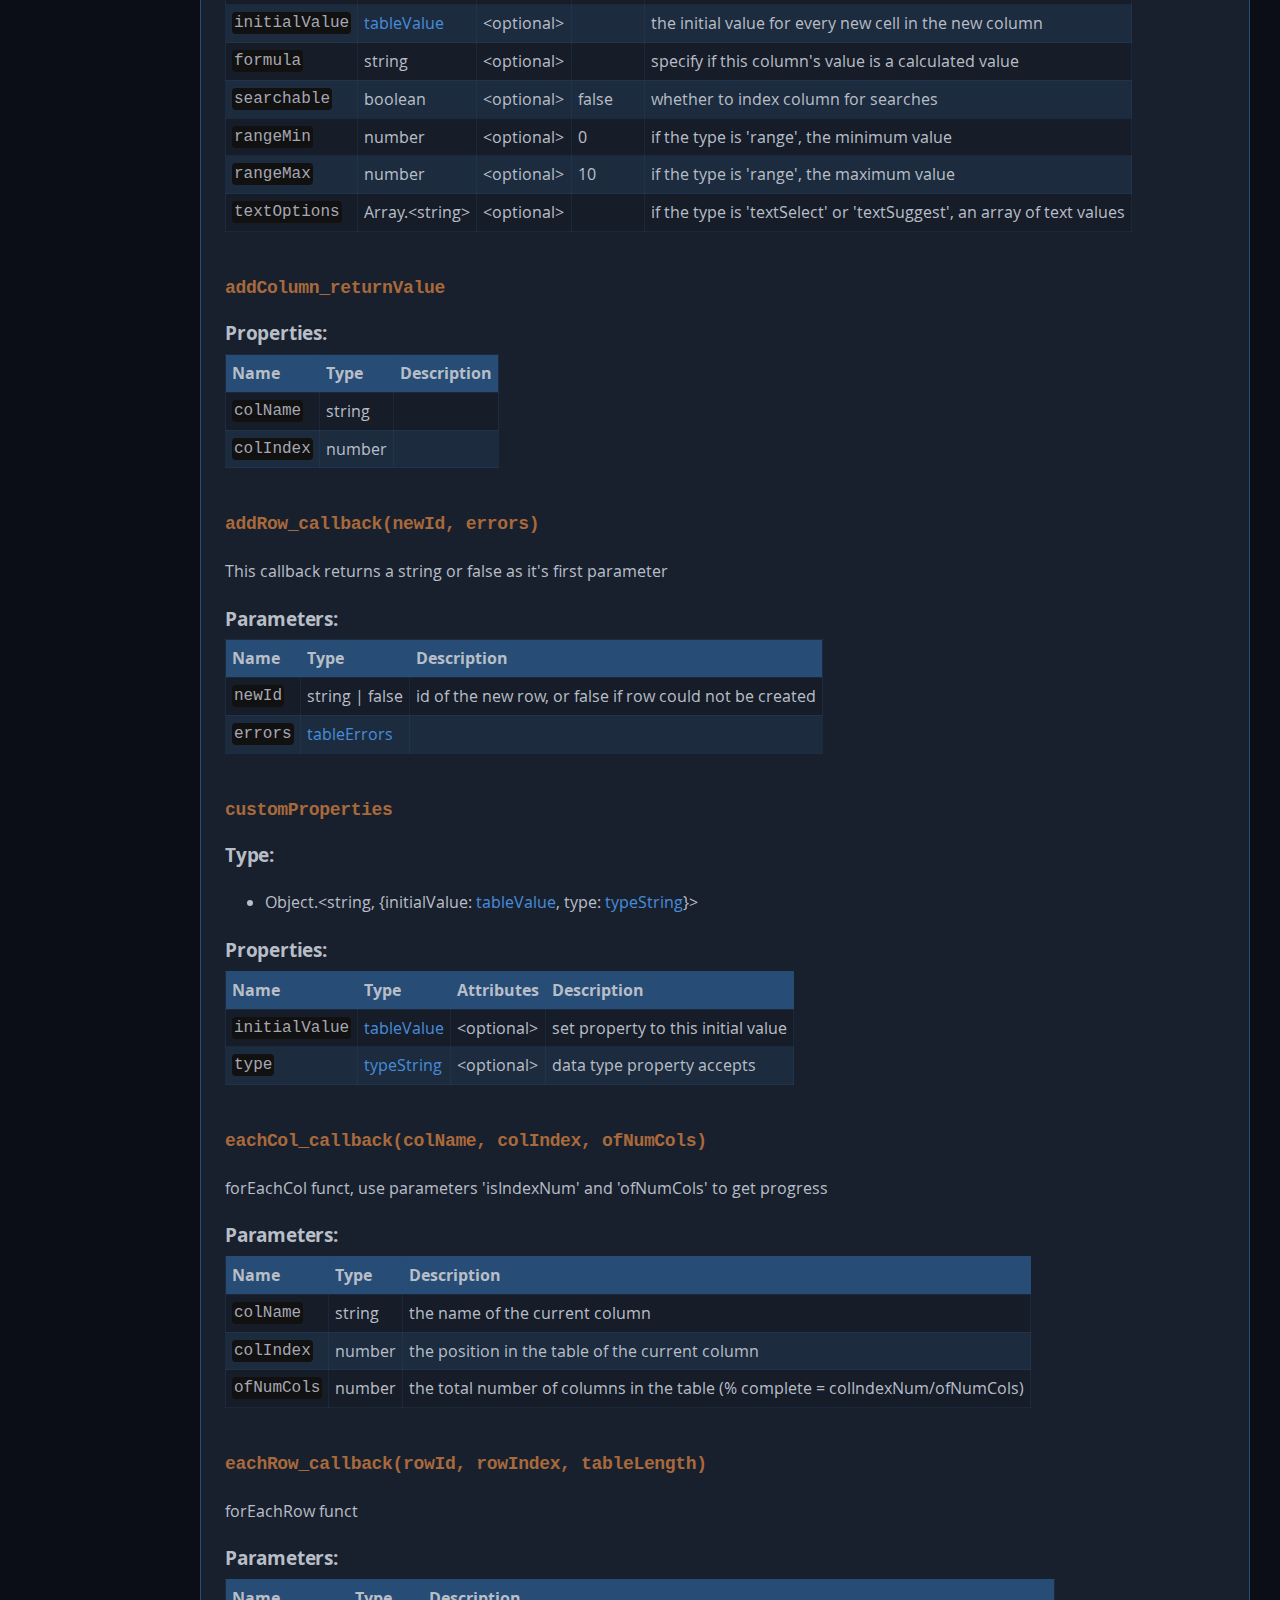
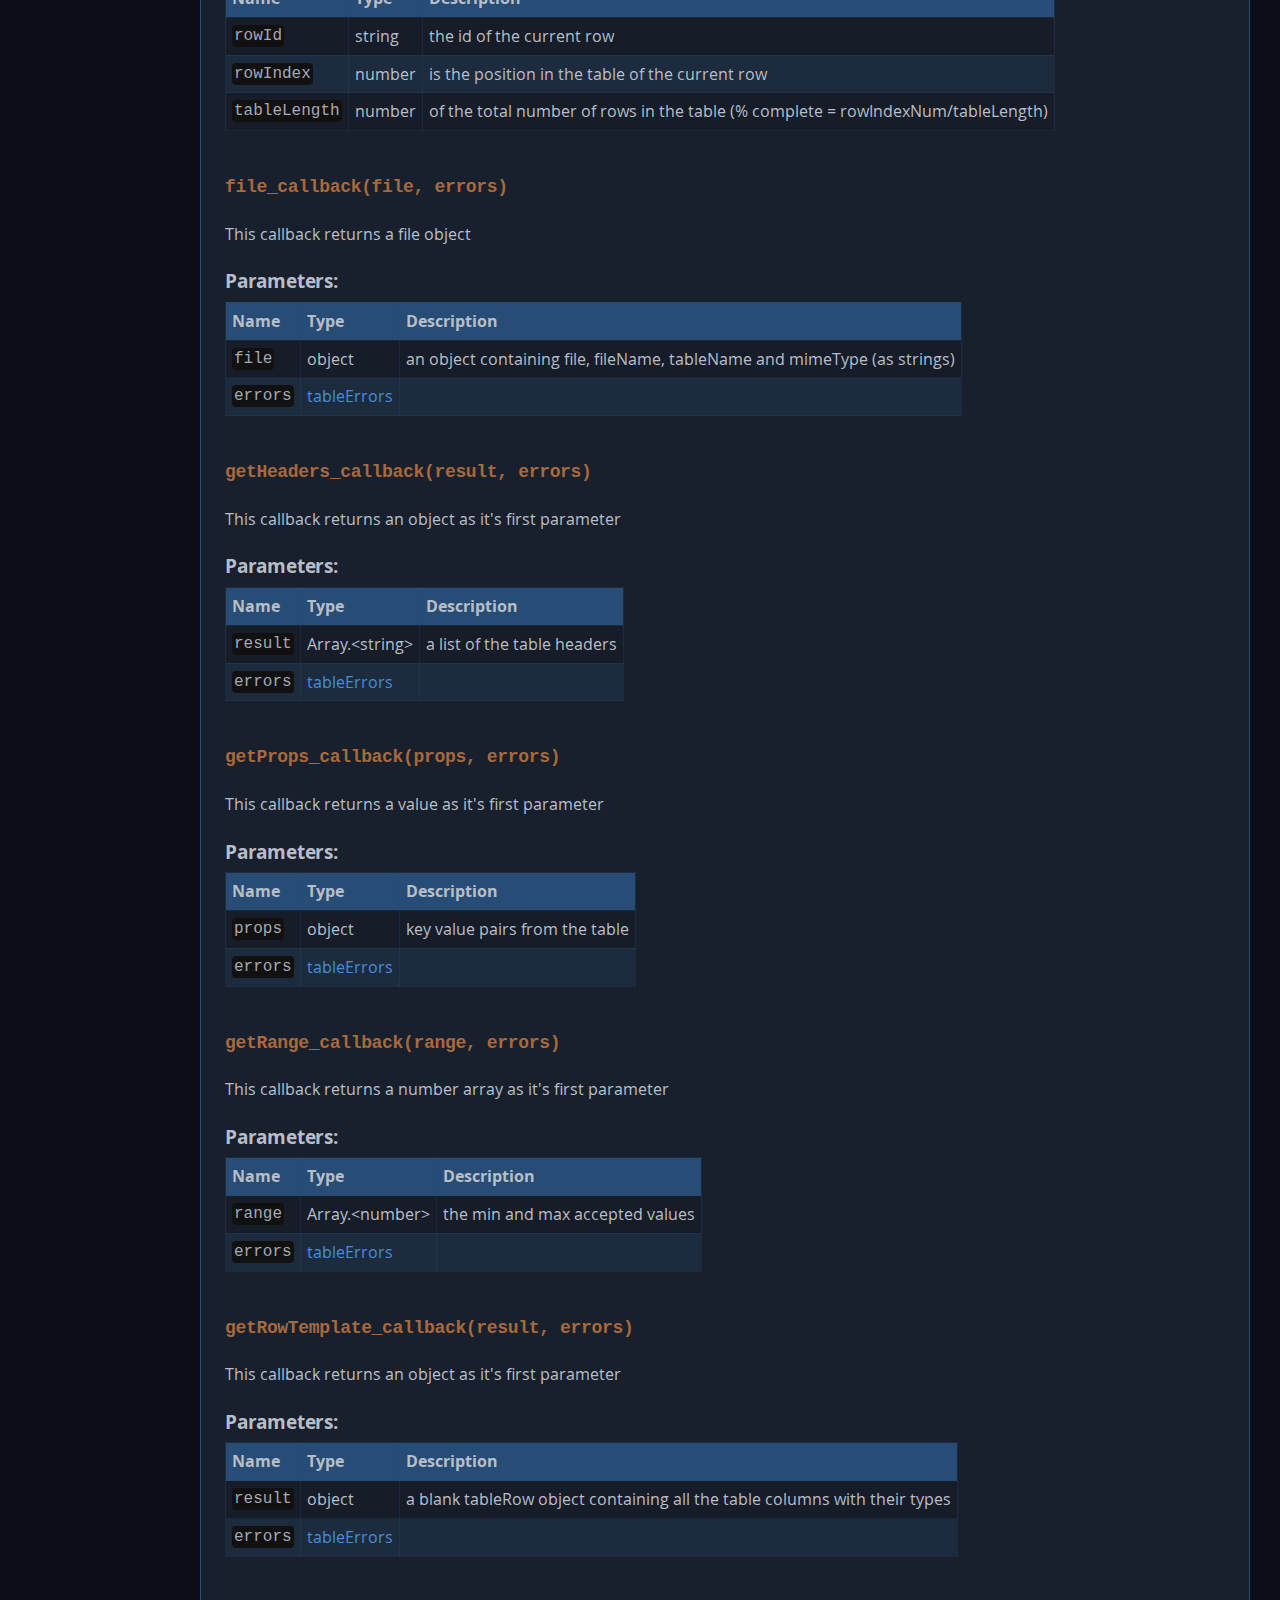
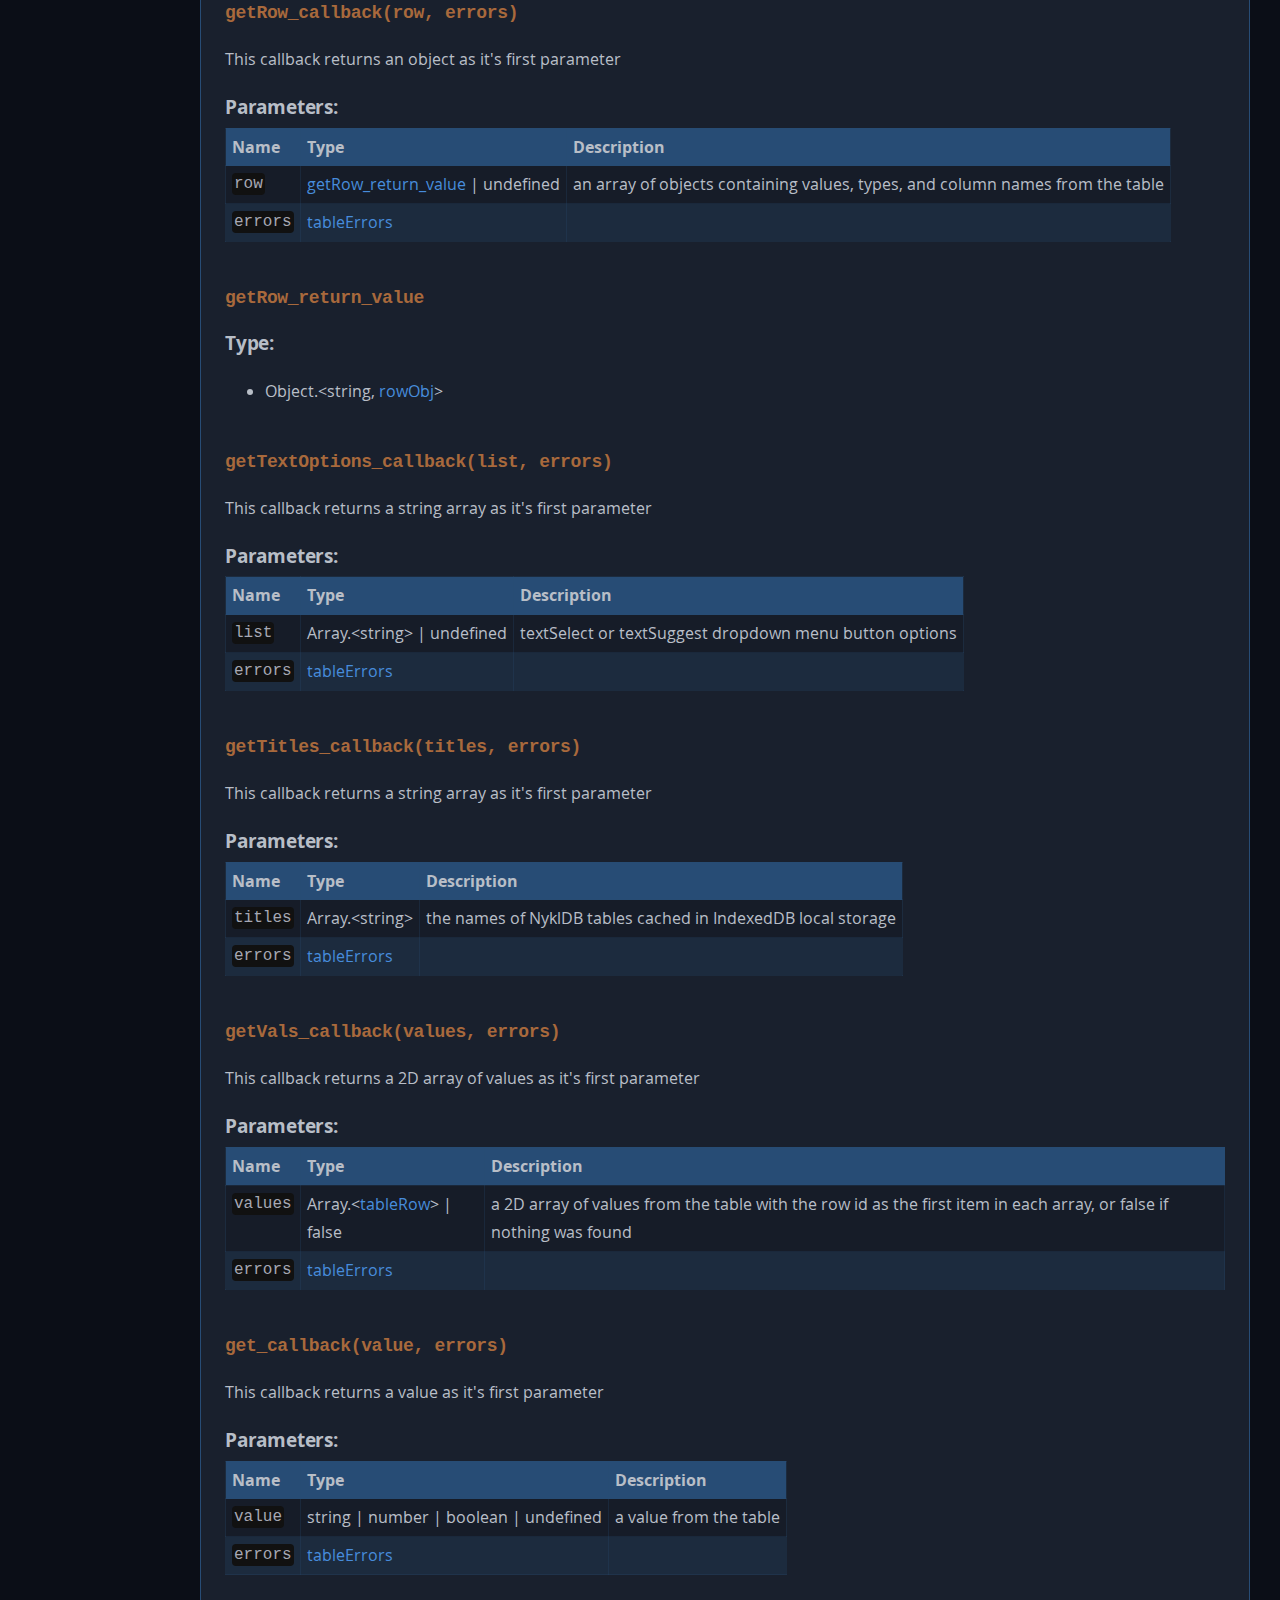
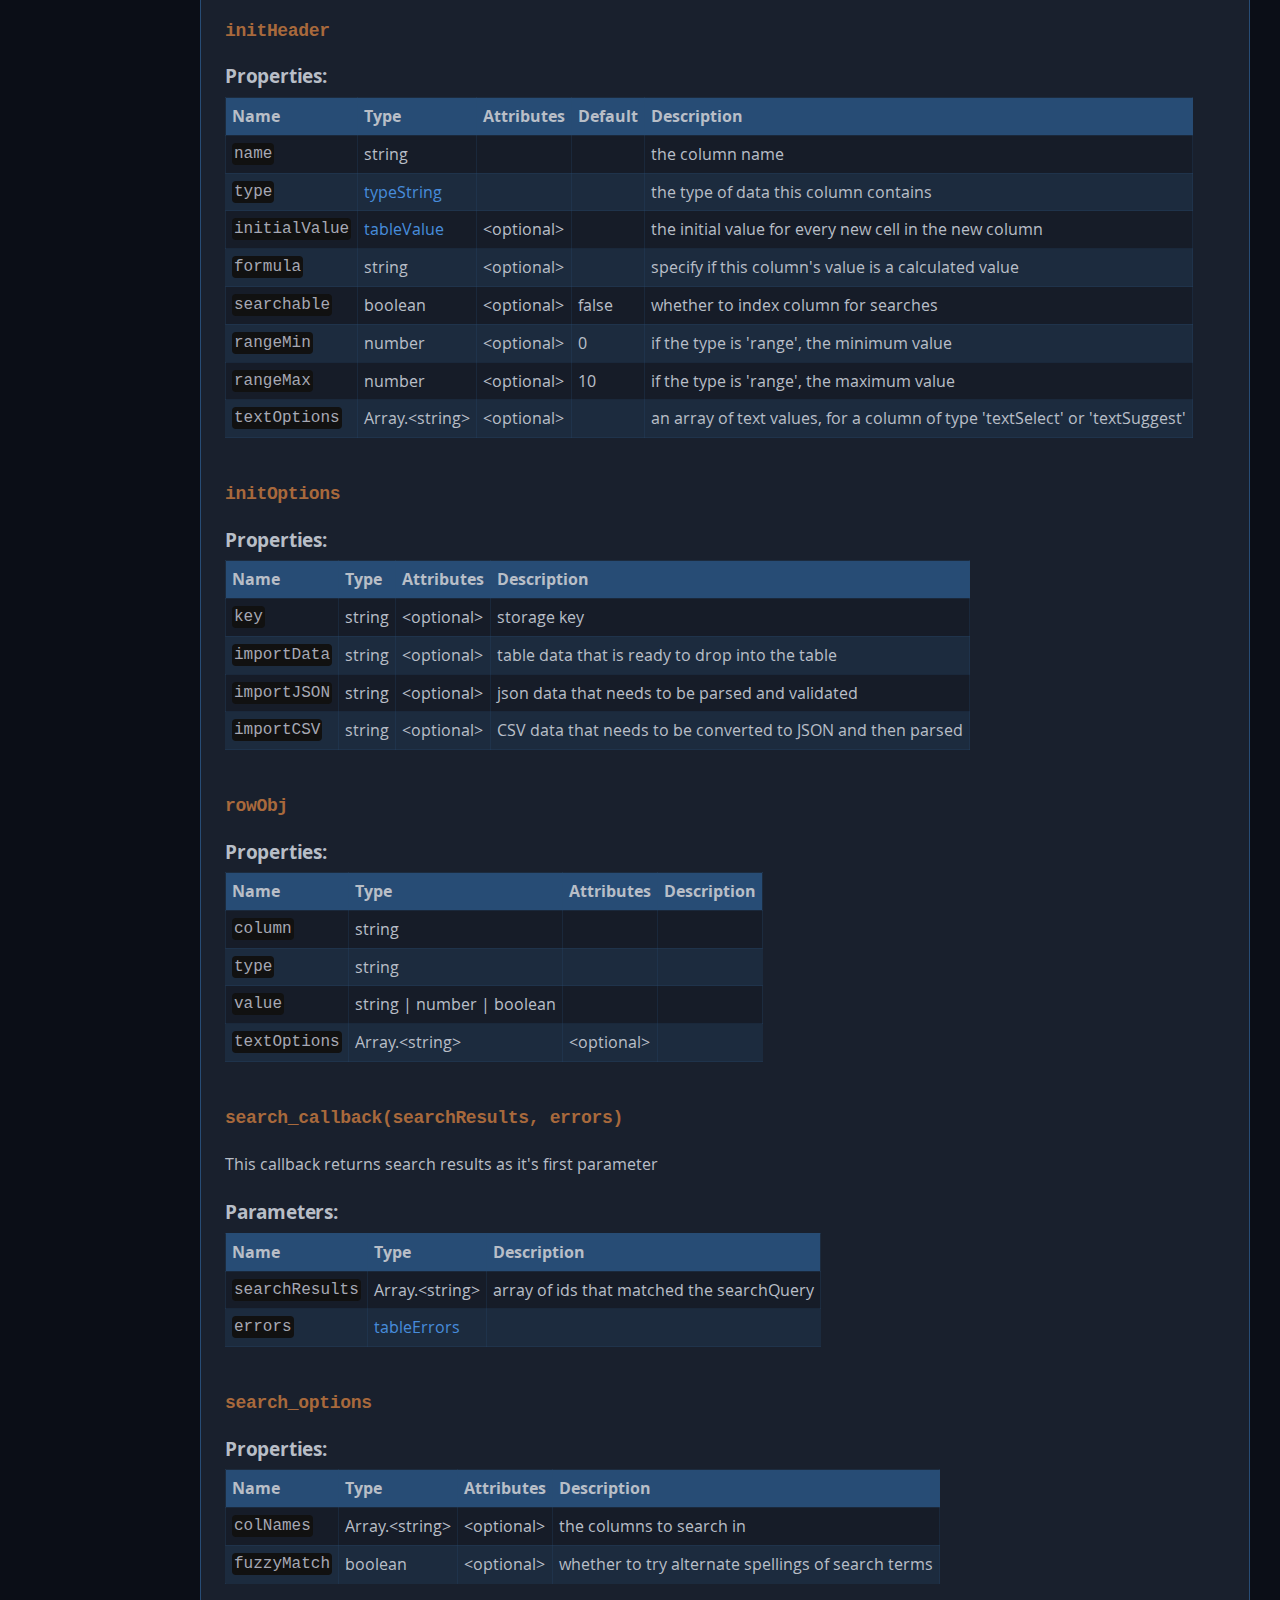
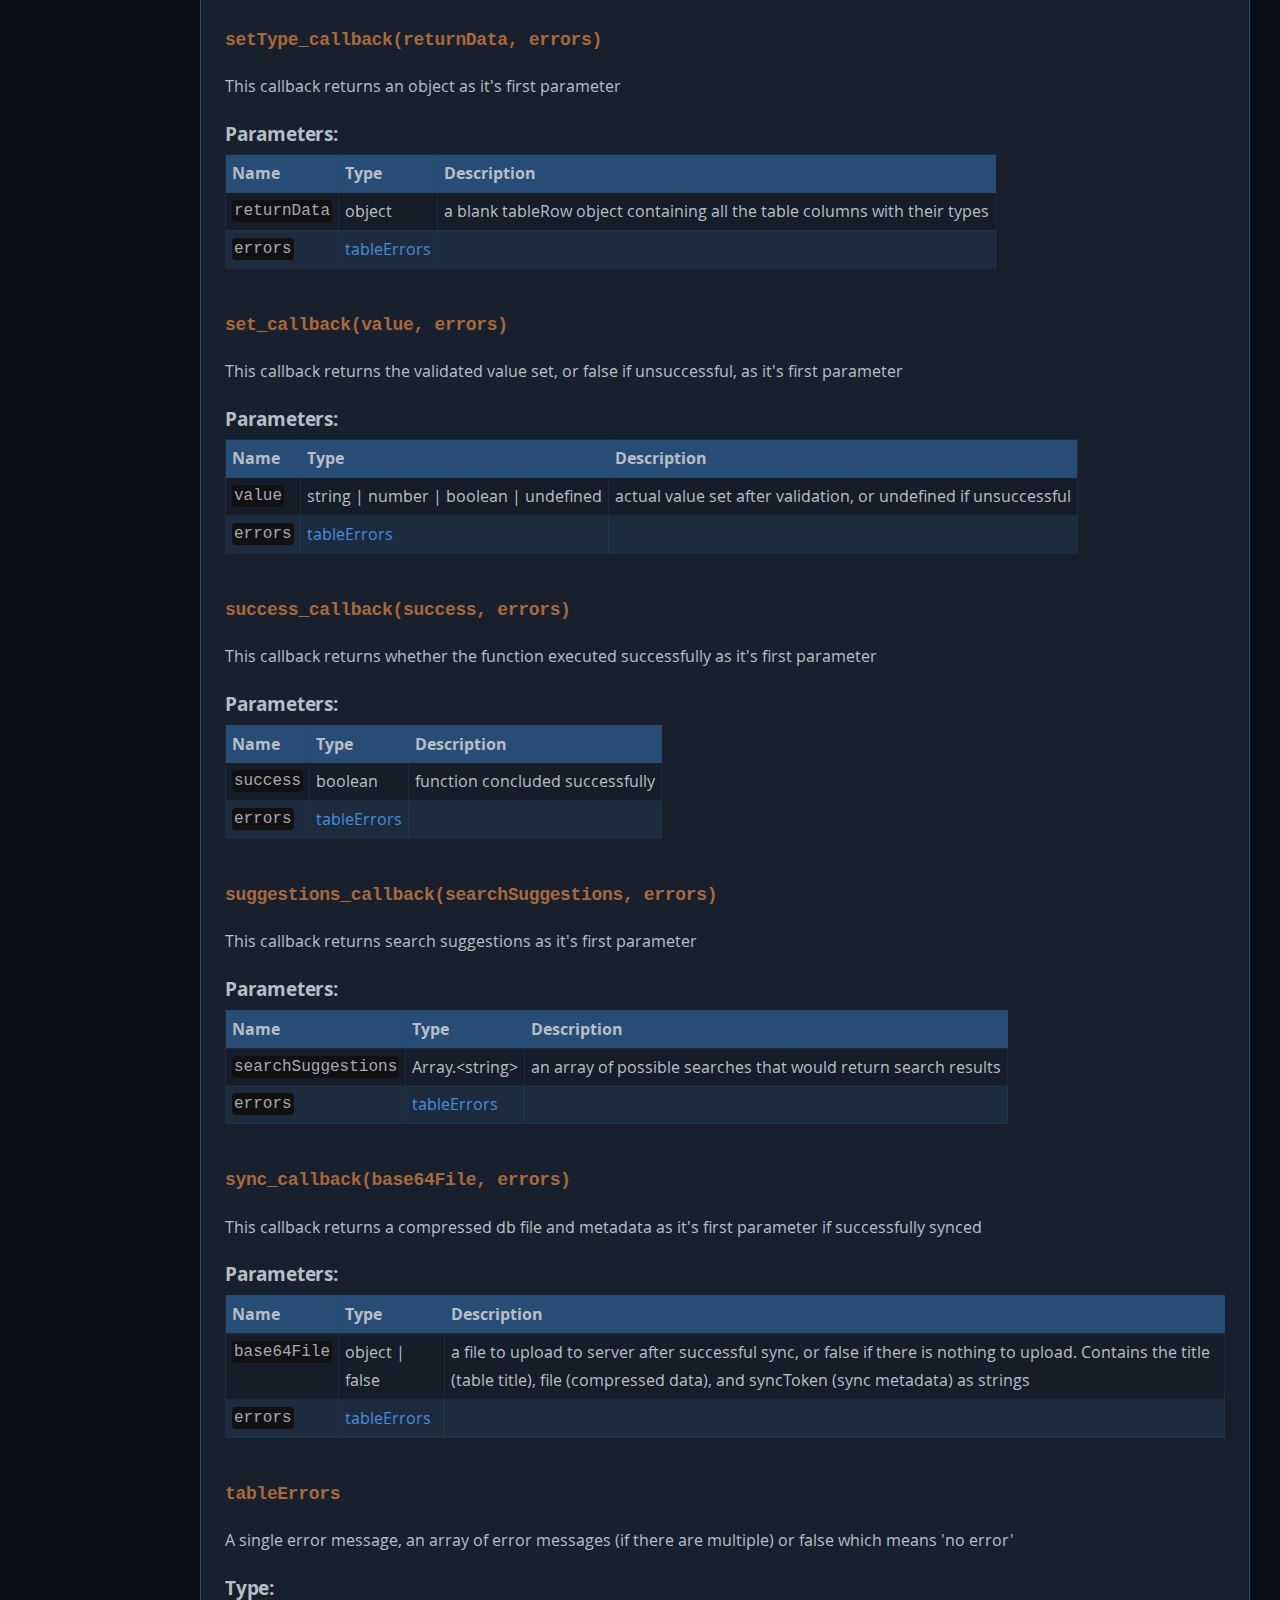
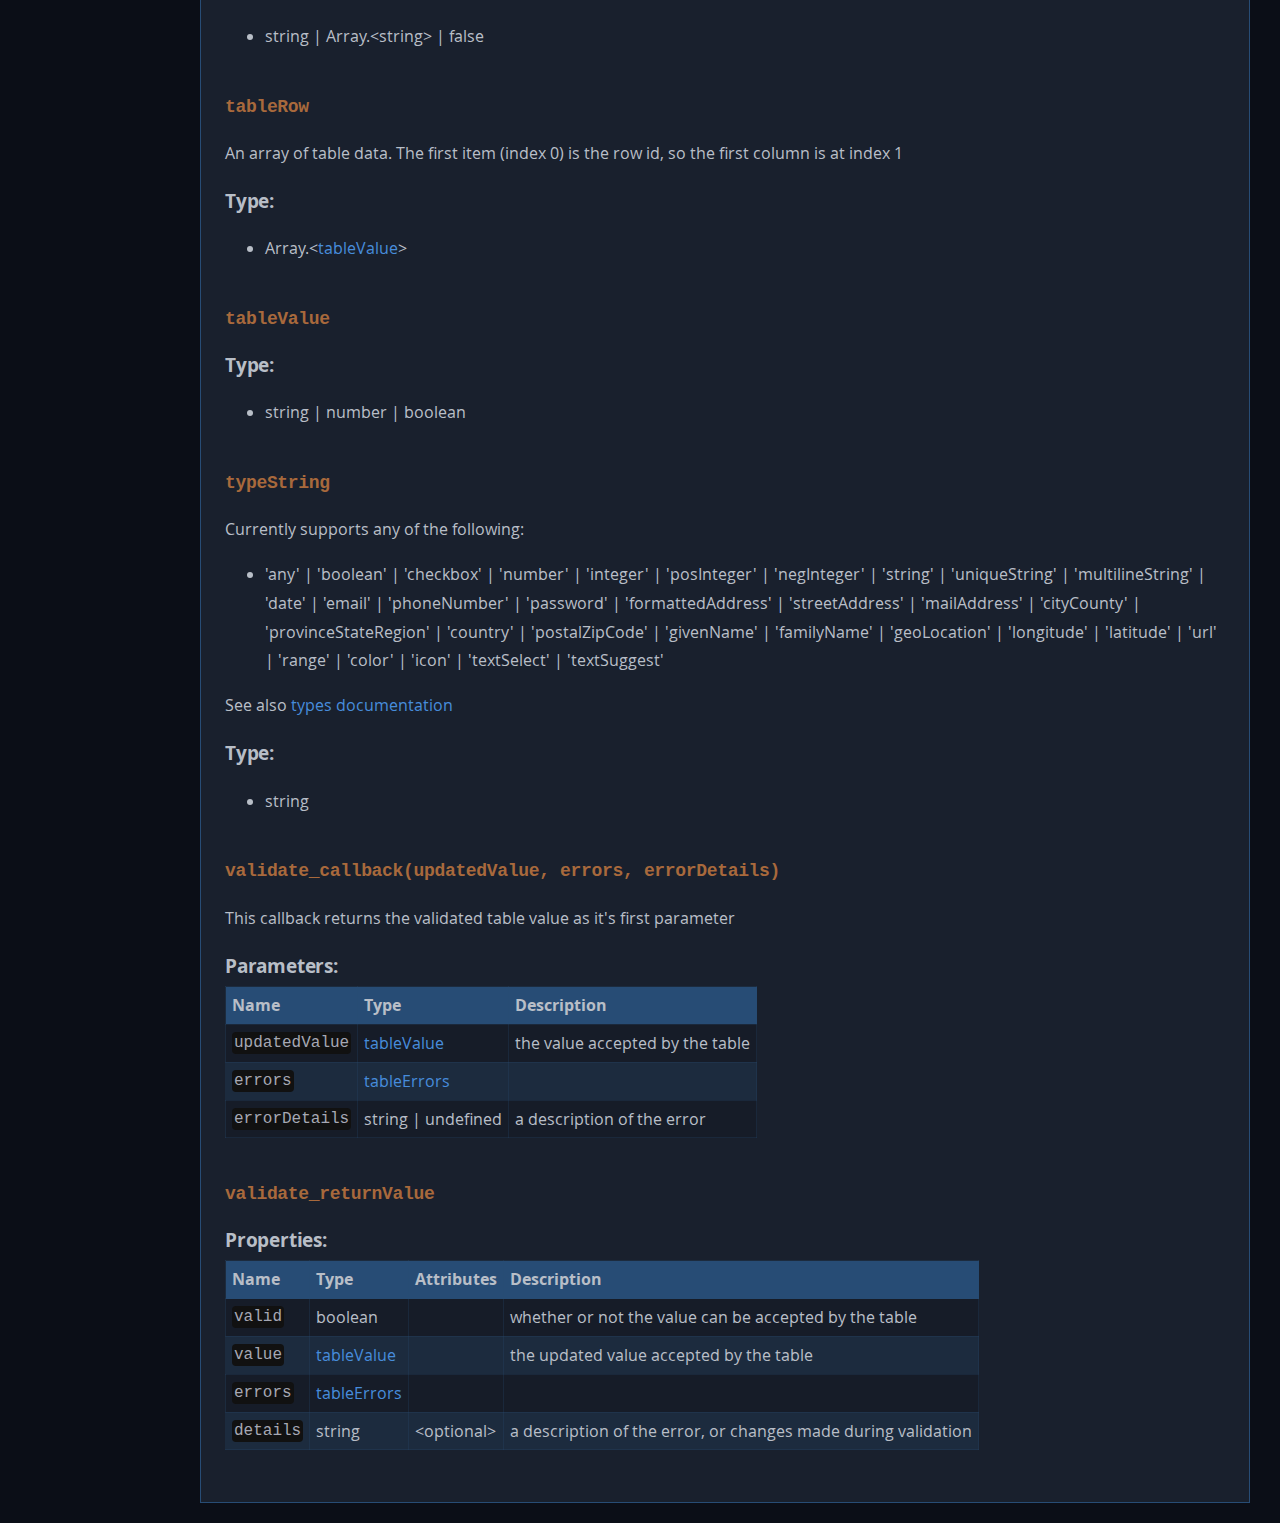
<file: nykldb/0.9.0/global.html>
<!DOCTYPE html>
<html lang="en">
<head>
    <meta charset="utf-8">
    <title>NyklDB Docs Global</title>

    <script src="scripts/prettify/prettify.js"> </script>
    <script src="scripts/prettify/lang-css.js"> </script>
    <!--[if lt IE 9]>
      <script src="//html5shiv.googlecode.com/svn/trunk/html5.js"></script>
    <![endif]-->
    <link type="text/css" rel="stylesheet" href="styles/prettify-tomorrow.css">
    <link type="text/css" rel="stylesheet" href="styles/jsdoc-default.css">
    <link type="text/css" rel="stylesheet" href="../assets/css/style.css">
</head>

<body>

<div id="main">

    <h1 class="page-title">Global</h1>

    




<section>

<header>
    
        <h2></h2>
        
    
</header>

<article>
    <div class="container-overview">
    
        

        


<dl class="details">

    

    

    

    

    

    

    

    

    

    

    

    

    

    

    

    
</dl>


        
    
    </div>

    

    

    

    

    

    

    
        <h3 class="subsection-title">Members</h3>

        
            
<h4 class="name" id="valid_boolean_types"><span class="type-signature">(constant) </span>valid_boolean_types<span class="type-signature"> :RegExp</span></h4>




<div class="description">
    <p>To determine if a string is specifically a <em>boolean</em> <a href="global.html#typeString">typeString</a>
i.e. <code>if (type.match(valid_boolean_types))</code>...</p>
</div>



    <h5>Type:</h5>
    <ul>
        <li>
            
<span class="param-type">RegExp</span>


        </li>
    </ul>





<dl class="details">

    

    

    

    

    

    

    

    

    

    

    

    

    

    

    

    
</dl>






        
            
<h4 class="name" id="valid_data_types"><span class="type-signature">(constant) </span>valid_data_types<span class="type-signature"> :RegExp</span></h4>




<div class="description">
    <p>To determine if a string is a valid <a href="global.html#typeString">typeString</a> (boolean, number or string)
i.e. <code>if (type.match(valid_data_types))</code>...</p>
</div>



    <h5>Type:</h5>
    <ul>
        <li>
            
<span class="param-type">RegExp</span>


        </li>
    </ul>





<dl class="details">

    

    

    

    

    

    

    

    

    

    

    

    

    

    

    

    
</dl>






        
            
<h4 class="name" id="valid_number_types"><span class="type-signature">(constant) </span>valid_number_types<span class="type-signature"> :RegExp</span></h4>




<div class="description">
    <p>To determine if a string is specifically a <em>number</em> <a href="global.html#typeString">typeString</a>
i.e. <code>if (type.match(valid_number_types))</code>...</p>
</div>



    <h5>Type:</h5>
    <ul>
        <li>
            
<span class="param-type">RegExp</span>


        </li>
    </ul>





<dl class="details">

    

    

    

    

    

    

    

    

    

    

    

    

    

    

    

    
</dl>






        
            
<h4 class="name" id="valid_string_types"><span class="type-signature">(constant) </span>valid_string_types<span class="type-signature"> :RegExp</span></h4>




<div class="description">
    <p>To determine if a string is specifically a <em>string</em> <a href="global.html#typeString">typeString</a>
i.e. <code>if (type.match(valid_string_types))</code>...</p>
</div>



    <h5>Type:</h5>
    <ul>
        <li>
            
<span class="param-type">RegExp</span>


        </li>
    </ul>





<dl class="details">

    

    

    

    

    

    

    

    

    

    

    

    

    

    

    

    
</dl>






        
    

    

    
        <h3 class="subsection-title">Type Definitions</h3>

        
                

    

    
    <h4 class="name" id="addColumn_callback"><span class="type-signature"></span>addColumn_callback<span class="signature">(newColumnMeta, errors)</span><span class="type-signature"></span></h4>
    

    



<div class="description">
    <p>This callback returns {colName: string, colIndex: number}, or false as it's first parameter</p>
</div>









    <h5>Parameters:</h5>
    

<table class="params">
    <thead>
    <tr>
        
        <th>Name</th>
        

        <th>Type</th>

        

        

        <th class="last">Description</th>
    </tr>
    </thead>

    <tbody>
    

        <tr>
            
                <td class="name"><code>newColumnMeta</code></td>
            

            <td class="type">
            
                
<span class="param-type"><a href="global.html#addColumn_returnValue">addColumn_returnValue</a></span>
|

<span class="param-type">false</span>


            
            </td>

            

            

            <td class="description last"><p>column name and index</p></td>
        </tr>

    

        <tr>
            
                <td class="name"><code>errors</code></td>
            

            <td class="type">
            
                
<span class="param-type"><a href="global.html#tableErrors">tableErrors</a></span>


            
            </td>

            

            

            <td class="description last"></td>
        </tr>

    
    </tbody>
</table>






<dl class="details">

    

    

    

    

    

    

    

    

    

    

    

    

    

    

    

    
</dl>




















            
                
<h4 class="name" id="addColumn_options">addColumn_options</h4>










    <h5 class="subsection-title">Properties:</h5>

    

<table class="props">
    <thead>
    <tr>
        
        <th>Name</th>
        

        <th>Type</th>

        
        <th>Attributes</th>
        

        
        <th>Default</th>
        

        <th class="last">Description</th>
    </tr>
    </thead>

    <tbody>
    

        <tr>
            
                <td class="name"><code>type</code></td>
            

            <td class="type">
            
                
<span class="param-type"><a href="global.html#typeString">typeString</a></span>


            
            </td>

            
                <td class="attributes">
                

                
                </td>
            

            
                <td class="default">
                
                </td>
            

            <td class="description last"><p>the type of data this column contains</p></td>
        </tr>

    

        <tr>
            
                <td class="name"><code>initialValue</code></td>
            

            <td class="type">
            
                
<span class="param-type"><a href="global.html#tableValue">tableValue</a></span>


            
            </td>

            
                <td class="attributes">
                
                    &lt;optional><br>
                

                
                </td>
            

            
                <td class="default">
                
                </td>
            

            <td class="description last"><p>the initial value for every new cell in the new column</p></td>
        </tr>

    

        <tr>
            
                <td class="name"><code>formula</code></td>
            

            <td class="type">
            
                
<span class="param-type">string</span>


            
            </td>

            
                <td class="attributes">
                
                    &lt;optional><br>
                

                
                </td>
            

            
                <td class="default">
                
                </td>
            

            <td class="description last"><p>specify if this column's value is a calculated value</p></td>
        </tr>

    

        <tr>
            
                <td class="name"><code>searchable</code></td>
            

            <td class="type">
            
                
<span class="param-type">boolean</span>


            
            </td>

            
                <td class="attributes">
                
                    &lt;optional><br>
                

                
                </td>
            

            
                <td class="default">
                
                    false
                
                </td>
            

            <td class="description last"><p>whether to index column for searches</p></td>
        </tr>

    

        <tr>
            
                <td class="name"><code>rangeMin</code></td>
            

            <td class="type">
            
                
<span class="param-type">number</span>


            
            </td>

            
                <td class="attributes">
                
                    &lt;optional><br>
                

                
                </td>
            

            
                <td class="default">
                
                    0
                
                </td>
            

            <td class="description last"><p>if the type is 'range', the minimum value</p></td>
        </tr>

    

        <tr>
            
                <td class="name"><code>rangeMax</code></td>
            

            <td class="type">
            
                
<span class="param-type">number</span>


            
            </td>

            
                <td class="attributes">
                
                    &lt;optional><br>
                

                
                </td>
            

            
                <td class="default">
                
                    10
                
                </td>
            

            <td class="description last"><p>if the type is 'range', the maximum value</p></td>
        </tr>

    

        <tr>
            
                <td class="name"><code>textOptions</code></td>
            

            <td class="type">
            
                
<span class="param-type">Array.&lt;string></span>


            
            </td>

            
                <td class="attributes">
                
                    &lt;optional><br>
                

                
                </td>
            

            
                <td class="default">
                
                </td>
            

            <td class="description last"><p>if the type is 'textSelect' or 'textSuggest', an array of text values</p></td>
        </tr>

    
    </tbody>
</table>




<dl class="details">

    

    

    

    

    

    

    

    

    

    

    

    

    

    

    

    
</dl>






            
                
<h4 class="name" id="addColumn_returnValue">addColumn_returnValue</h4>










    <h5 class="subsection-title">Properties:</h5>

    

<table class="props">
    <thead>
    <tr>
        
        <th>Name</th>
        

        <th>Type</th>

        

        

        <th class="last">Description</th>
    </tr>
    </thead>

    <tbody>
    

        <tr>
            
                <td class="name"><code>colName</code></td>
            

            <td class="type">
            
                
<span class="param-type">string</span>


            
            </td>

            

            

            <td class="description last"></td>
        </tr>

    

        <tr>
            
                <td class="name"><code>colIndex</code></td>
            

            <td class="type">
            
                
<span class="param-type">number</span>


            
            </td>

            

            

            <td class="description last"></td>
        </tr>

    
    </tbody>
</table>




<dl class="details">

    

    

    

    

    

    

    

    

    

    

    

    

    

    

    

    
</dl>






            
                

    

    
    <h4 class="name" id="addRow_callback"><span class="type-signature"></span>addRow_callback<span class="signature">(newId, errors)</span><span class="type-signature"></span></h4>
    

    



<div class="description">
    <p>This callback returns a string or false as it's first parameter</p>
</div>









    <h5>Parameters:</h5>
    

<table class="params">
    <thead>
    <tr>
        
        <th>Name</th>
        

        <th>Type</th>

        

        

        <th class="last">Description</th>
    </tr>
    </thead>

    <tbody>
    

        <tr>
            
                <td class="name"><code>newId</code></td>
            

            <td class="type">
            
                
<span class="param-type">string</span>
|

<span class="param-type">false</span>


            
            </td>

            

            

            <td class="description last"><p>id of the new row, or false if row could not be created</p></td>
        </tr>

    

        <tr>
            
                <td class="name"><code>errors</code></td>
            

            <td class="type">
            
                
<span class="param-type"><a href="global.html#tableErrors">tableErrors</a></span>


            
            </td>

            

            

            <td class="description last"></td>
        </tr>

    
    </tbody>
</table>






<dl class="details">

    

    

    

    

    

    

    

    

    

    

    

    

    

    

    

    
</dl>




















            
                
<h4 class="name" id="customProperties">customProperties</h4>






    <h5>Type:</h5>
    <ul>
        <li>
            
<span class="param-type">Object.&lt;string, {initialValue: <a href="global.html#tableValue">tableValue</a>, type: <a href="global.html#typeString">typeString</a>}></span>


        </li>
    </ul>





    <h5 class="subsection-title">Properties:</h5>

    

<table class="props">
    <thead>
    <tr>
        
        <th>Name</th>
        

        <th>Type</th>

        
        <th>Attributes</th>
        

        

        <th class="last">Description</th>
    </tr>
    </thead>

    <tbody>
    

        <tr>
            
                <td class="name"><code>initialValue</code></td>
            

            <td class="type">
            
                
<span class="param-type"><a href="global.html#tableValue">tableValue</a></span>


            
            </td>

            
                <td class="attributes">
                
                    &lt;optional><br>
                

                
                </td>
            

            

            <td class="description last"><p>set property to this initial value</p></td>
        </tr>

    

        <tr>
            
                <td class="name"><code>type</code></td>
            

            <td class="type">
            
                
<span class="param-type"><a href="global.html#typeString">typeString</a></span>


            
            </td>

            
                <td class="attributes">
                
                    &lt;optional><br>
                

                
                </td>
            

            

            <td class="description last"><p>data type property accepts</p></td>
        </tr>

    
    </tbody>
</table>




<dl class="details">

    

    

    

    

    

    

    

    

    

    

    

    

    

    

    

    
</dl>






            
                

    

    
    <h4 class="name" id="eachCol_callback"><span class="type-signature"></span>eachCol_callback<span class="signature">(colName, colIndex, ofNumCols)</span><span class="type-signature"></span></h4>
    

    



<div class="description">
    <p>forEachCol funct, use parameters 'isIndexNum' and 'ofNumCols' to get progress</p>
</div>









    <h5>Parameters:</h5>
    

<table class="params">
    <thead>
    <tr>
        
        <th>Name</th>
        

        <th>Type</th>

        

        

        <th class="last">Description</th>
    </tr>
    </thead>

    <tbody>
    

        <tr>
            
                <td class="name"><code>colName</code></td>
            

            <td class="type">
            
                
<span class="param-type">string</span>


            
            </td>

            

            

            <td class="description last"><p>the name of the current column</p></td>
        </tr>

    

        <tr>
            
                <td class="name"><code>colIndex</code></td>
            

            <td class="type">
            
                
<span class="param-type">number</span>


            
            </td>

            

            

            <td class="description last"><p>the position in the table of the current column</p></td>
        </tr>

    

        <tr>
            
                <td class="name"><code>ofNumCols</code></td>
            

            <td class="type">
            
                
<span class="param-type">number</span>


            
            </td>

            

            

            <td class="description last"><p>the total number of columns in the table (% complete = colIndexNum/ofNumCols)</p></td>
        </tr>

    
    </tbody>
</table>






<dl class="details">

    

    

    

    

    

    

    

    

    

    

    

    

    

    

    

    
</dl>




















            
                

    

    
    <h4 class="name" id="eachRow_callback"><span class="type-signature"></span>eachRow_callback<span class="signature">(rowId, rowIndex, tableLength)</span><span class="type-signature"></span></h4>
    

    



<div class="description">
    <p>forEachRow funct</p>
</div>









    <h5>Parameters:</h5>
    

<table class="params">
    <thead>
    <tr>
        
        <th>Name</th>
        

        <th>Type</th>

        

        

        <th class="last">Description</th>
    </tr>
    </thead>

    <tbody>
    

        <tr>
            
                <td class="name"><code>rowId</code></td>
            

            <td class="type">
            
                
<span class="param-type">string</span>


            
            </td>

            

            

            <td class="description last"><p>the id of the current row</p></td>
        </tr>

    

        <tr>
            
                <td class="name"><code>rowIndex</code></td>
            

            <td class="type">
            
                
<span class="param-type">number</span>


            
            </td>

            

            

            <td class="description last"><p>is the position in the table of the current row</p></td>
        </tr>

    

        <tr>
            
                <td class="name"><code>tableLength</code></td>
            

            <td class="type">
            
                
<span class="param-type">number</span>


            
            </td>

            

            

            <td class="description last"><p>of the total number of rows in the table (% complete = rowIndexNum/tableLength)</p></td>
        </tr>

    
    </tbody>
</table>






<dl class="details">

    

    

    

    

    

    

    

    

    

    

    

    

    

    

    

    
</dl>




















            
                

    

    
    <h4 class="name" id="file_callback"><span class="type-signature"></span>file_callback<span class="signature">(file, errors)</span><span class="type-signature"></span></h4>
    

    



<div class="description">
    <p>This callback returns a file object</p>
</div>









    <h5>Parameters:</h5>
    

<table class="params">
    <thead>
    <tr>
        
        <th>Name</th>
        

        <th>Type</th>

        

        

        <th class="last">Description</th>
    </tr>
    </thead>

    <tbody>
    

        <tr>
            
                <td class="name"><code>file</code></td>
            

            <td class="type">
            
                
<span class="param-type">object</span>


            
            </td>

            

            

            <td class="description last"><p>an object containing file, fileName, tableName and mimeType (as strings)</p></td>
        </tr>

    

        <tr>
            
                <td class="name"><code>errors</code></td>
            

            <td class="type">
            
                
<span class="param-type"><a href="global.html#tableErrors">tableErrors</a></span>


            
            </td>

            

            

            <td class="description last"></td>
        </tr>

    
    </tbody>
</table>






<dl class="details">

    

    

    

    

    

    

    

    

    

    

    

    

    

    

    

    
</dl>




















            
                

    

    
    <h4 class="name" id="getHeaders_callback"><span class="type-signature"></span>getHeaders_callback<span class="signature">(result, errors)</span><span class="type-signature"></span></h4>
    

    



<div class="description">
    <p>This callback returns an object as it's first parameter</p>
</div>









    <h5>Parameters:</h5>
    

<table class="params">
    <thead>
    <tr>
        
        <th>Name</th>
        

        <th>Type</th>

        

        

        <th class="last">Description</th>
    </tr>
    </thead>

    <tbody>
    

        <tr>
            
                <td class="name"><code>result</code></td>
            

            <td class="type">
            
                
<span class="param-type">Array.&lt;string></span>


            
            </td>

            

            

            <td class="description last"><p>a list of the table headers</p></td>
        </tr>

    

        <tr>
            
                <td class="name"><code>errors</code></td>
            

            <td class="type">
            
                
<span class="param-type"><a href="global.html#tableErrors">tableErrors</a></span>


            
            </td>

            

            

            <td class="description last"></td>
        </tr>

    
    </tbody>
</table>






<dl class="details">

    

    

    

    

    

    

    

    

    

    

    

    

    

    

    

    
</dl>




















            
                

    

    
    <h4 class="name" id="getProps_callback"><span class="type-signature"></span>getProps_callback<span class="signature">(props, errors)</span><span class="type-signature"></span></h4>
    

    



<div class="description">
    <p>This callback returns a value as it's first parameter</p>
</div>









    <h5>Parameters:</h5>
    

<table class="params">
    <thead>
    <tr>
        
        <th>Name</th>
        

        <th>Type</th>

        

        

        <th class="last">Description</th>
    </tr>
    </thead>

    <tbody>
    

        <tr>
            
                <td class="name"><code>props</code></td>
            

            <td class="type">
            
                
<span class="param-type">object</span>


            
            </td>

            

            

            <td class="description last"><p>key value pairs from the table</p></td>
        </tr>

    

        <tr>
            
                <td class="name"><code>errors</code></td>
            

            <td class="type">
            
                
<span class="param-type"><a href="global.html#tableErrors">tableErrors</a></span>


            
            </td>

            

            

            <td class="description last"></td>
        </tr>

    
    </tbody>
</table>






<dl class="details">

    

    

    

    

    

    

    

    

    

    

    

    

    

    

    

    
</dl>




















            
                

    

    
    <h4 class="name" id="getRange_callback"><span class="type-signature"></span>getRange_callback<span class="signature">(range, errors)</span><span class="type-signature"></span></h4>
    

    



<div class="description">
    <p>This callback returns a number array as it's first parameter</p>
</div>









    <h5>Parameters:</h5>
    

<table class="params">
    <thead>
    <tr>
        
        <th>Name</th>
        

        <th>Type</th>

        

        

        <th class="last">Description</th>
    </tr>
    </thead>

    <tbody>
    

        <tr>
            
                <td class="name"><code>range</code></td>
            

            <td class="type">
            
                
<span class="param-type">Array.&lt;number></span>


            
            </td>

            

            

            <td class="description last"><p>the min and max accepted values</p></td>
        </tr>

    

        <tr>
            
                <td class="name"><code>errors</code></td>
            

            <td class="type">
            
                
<span class="param-type"><a href="global.html#tableErrors">tableErrors</a></span>


            
            </td>

            

            

            <td class="description last"></td>
        </tr>

    
    </tbody>
</table>






<dl class="details">

    

    

    

    

    

    

    

    

    

    

    

    

    

    

    

    
</dl>




















            
                

    

    
    <h4 class="name" id="getRowTemplate_callback"><span class="type-signature"></span>getRowTemplate_callback<span class="signature">(result, errors)</span><span class="type-signature"></span></h4>
    

    



<div class="description">
    <p>This callback returns an object as it's first parameter</p>
</div>









    <h5>Parameters:</h5>
    

<table class="params">
    <thead>
    <tr>
        
        <th>Name</th>
        

        <th>Type</th>

        

        

        <th class="last">Description</th>
    </tr>
    </thead>

    <tbody>
    

        <tr>
            
                <td class="name"><code>result</code></td>
            

            <td class="type">
            
                
<span class="param-type">object</span>


            
            </td>

            

            

            <td class="description last"><p>a blank tableRow object containing all the table columns with their types</p></td>
        </tr>

    

        <tr>
            
                <td class="name"><code>errors</code></td>
            

            <td class="type">
            
                
<span class="param-type"><a href="global.html#tableErrors">tableErrors</a></span>


            
            </td>

            

            

            <td class="description last"></td>
        </tr>

    
    </tbody>
</table>






<dl class="details">

    

    

    

    

    

    

    

    

    

    

    

    

    

    

    

    
</dl>




















            
                

    

    
    <h4 class="name" id="getRow_callback"><span class="type-signature"></span>getRow_callback<span class="signature">(row, errors)</span><span class="type-signature"></span></h4>
    

    



<div class="description">
    <p>This callback returns an object as it's first parameter</p>
</div>









    <h5>Parameters:</h5>
    

<table class="params">
    <thead>
    <tr>
        
        <th>Name</th>
        

        <th>Type</th>

        

        

        <th class="last">Description</th>
    </tr>
    </thead>

    <tbody>
    

        <tr>
            
                <td class="name"><code>row</code></td>
            

            <td class="type">
            
                
<span class="param-type"><a href="global.html#getRow_return_value">getRow_return_value</a></span>
|

<span class="param-type">undefined</span>


            
            </td>

            

            

            <td class="description last"><p>an array of objects containing values, types, and column names from the table</p></td>
        </tr>

    

        <tr>
            
                <td class="name"><code>errors</code></td>
            

            <td class="type">
            
                
<span class="param-type"><a href="global.html#tableErrors">tableErrors</a></span>


            
            </td>

            

            

            <td class="description last"></td>
        </tr>

    
    </tbody>
</table>






<dl class="details">

    

    

    

    

    

    

    

    

    

    

    

    

    

    

    

    
</dl>




















            
                
<h4 class="name" id="getRow_return_value">getRow_return_value</h4>






    <h5>Type:</h5>
    <ul>
        <li>
            
<span class="param-type">Object.&lt;string, <a href="global.html#rowObj">rowObj</a>></span>


        </li>
    </ul>





<dl class="details">

    

    

    

    

    

    

    

    

    

    

    

    

    

    

    

    
</dl>






            
                

    

    
    <h4 class="name" id="getTextOptions_callback"><span class="type-signature"></span>getTextOptions_callback<span class="signature">(list, errors)</span><span class="type-signature"></span></h4>
    

    



<div class="description">
    <p>This callback returns a string array as it's first parameter</p>
</div>









    <h5>Parameters:</h5>
    

<table class="params">
    <thead>
    <tr>
        
        <th>Name</th>
        

        <th>Type</th>

        

        

        <th class="last">Description</th>
    </tr>
    </thead>

    <tbody>
    

        <tr>
            
                <td class="name"><code>list</code></td>
            

            <td class="type">
            
                
<span class="param-type">Array.&lt;string></span>
|

<span class="param-type">undefined</span>


            
            </td>

            

            

            <td class="description last"><p>textSelect or textSuggest dropdown menu button options</p></td>
        </tr>

    

        <tr>
            
                <td class="name"><code>errors</code></td>
            

            <td class="type">
            
                
<span class="param-type"><a href="global.html#tableErrors">tableErrors</a></span>


            
            </td>

            

            

            <td class="description last"></td>
        </tr>

    
    </tbody>
</table>






<dl class="details">

    

    

    

    

    

    

    

    

    

    

    

    

    

    

    

    
</dl>




















            
                

    

    
    <h4 class="name" id="getTitles_callback"><span class="type-signature"></span>getTitles_callback<span class="signature">(titles, errors)</span><span class="type-signature"></span></h4>
    

    



<div class="description">
    <p>This callback returns a string array as it's first parameter</p>
</div>









    <h5>Parameters:</h5>
    

<table class="params">
    <thead>
    <tr>
        
        <th>Name</th>
        

        <th>Type</th>

        

        

        <th class="last">Description</th>
    </tr>
    </thead>

    <tbody>
    

        <tr>
            
                <td class="name"><code>titles</code></td>
            

            <td class="type">
            
                
<span class="param-type">Array.&lt;string></span>


            
            </td>

            

            

            <td class="description last"><p>the names of NyklDB tables cached in IndexedDB local storage</p></td>
        </tr>

    

        <tr>
            
                <td class="name"><code>errors</code></td>
            

            <td class="type">
            
                
<span class="param-type"><a href="global.html#tableErrors">tableErrors</a></span>


            
            </td>

            

            

            <td class="description last"></td>
        </tr>

    
    </tbody>
</table>






<dl class="details">

    

    

    

    

    

    

    

    

    

    

    

    

    

    

    

    
</dl>




















            
                

    

    
    <h4 class="name" id="getVals_callback"><span class="type-signature"></span>getVals_callback<span class="signature">(values, errors)</span><span class="type-signature"></span></h4>
    

    



<div class="description">
    <p>This callback returns a 2D array of values as it's first parameter</p>
</div>









    <h5>Parameters:</h5>
    

<table class="params">
    <thead>
    <tr>
        
        <th>Name</th>
        

        <th>Type</th>

        

        

        <th class="last">Description</th>
    </tr>
    </thead>

    <tbody>
    

        <tr>
            
                <td class="name"><code>values</code></td>
            

            <td class="type">
            
                
<span class="param-type">Array.&lt;<a href="global.html#tableRow">tableRow</a>></span>
|

<span class="param-type">false</span>


            
            </td>

            

            

            <td class="description last"><p>a 2D array of values from the table with the row id as the first
item in each array, or false if nothing was found</p></td>
        </tr>

    

        <tr>
            
                <td class="name"><code>errors</code></td>
            

            <td class="type">
            
                
<span class="param-type"><a href="global.html#tableErrors">tableErrors</a></span>


            
            </td>

            

            

            <td class="description last"></td>
        </tr>

    
    </tbody>
</table>






<dl class="details">

    

    

    

    

    

    

    

    

    

    

    

    

    

    

    

    
</dl>




















            
                

    

    
    <h4 class="name" id="get_callback"><span class="type-signature"></span>get_callback<span class="signature">(value, errors)</span><span class="type-signature"></span></h4>
    

    



<div class="description">
    <p>This callback returns a value as it's first parameter</p>
</div>









    <h5>Parameters:</h5>
    

<table class="params">
    <thead>
    <tr>
        
        <th>Name</th>
        

        <th>Type</th>

        

        

        <th class="last">Description</th>
    </tr>
    </thead>

    <tbody>
    

        <tr>
            
                <td class="name"><code>value</code></td>
            

            <td class="type">
            
                
<span class="param-type">string</span>
|

<span class="param-type">number</span>
|

<span class="param-type">boolean</span>
|

<span class="param-type">undefined</span>


            
            </td>

            

            

            <td class="description last"><p>a value from the table</p></td>
        </tr>

    

        <tr>
            
                <td class="name"><code>errors</code></td>
            

            <td class="type">
            
                
<span class="param-type"><a href="global.html#tableErrors">tableErrors</a></span>


            
            </td>

            

            

            <td class="description last"></td>
        </tr>

    
    </tbody>
</table>






<dl class="details">

    

    

    

    

    

    

    

    

    

    

    

    

    

    

    

    
</dl>




















            
                
<h4 class="name" id="initHeader">initHeader</h4>










    <h5 class="subsection-title">Properties:</h5>

    

<table class="props">
    <thead>
    <tr>
        
        <th>Name</th>
        

        <th>Type</th>

        
        <th>Attributes</th>
        

        
        <th>Default</th>
        

        <th class="last">Description</th>
    </tr>
    </thead>

    <tbody>
    

        <tr>
            
                <td class="name"><code>name</code></td>
            

            <td class="type">
            
                
<span class="param-type">string</span>


            
            </td>

            
                <td class="attributes">
                

                
                </td>
            

            
                <td class="default">
                
                </td>
            

            <td class="description last"><p>the column name</p></td>
        </tr>

    

        <tr>
            
                <td class="name"><code>type</code></td>
            

            <td class="type">
            
                
<span class="param-type"><a href="global.html#typeString">typeString</a></span>


            
            </td>

            
                <td class="attributes">
                

                
                </td>
            

            
                <td class="default">
                
                </td>
            

            <td class="description last"><p>the type of data this column contains</p></td>
        </tr>

    

        <tr>
            
                <td class="name"><code>initialValue</code></td>
            

            <td class="type">
            
                
<span class="param-type"><a href="global.html#tableValue">tableValue</a></span>


            
            </td>

            
                <td class="attributes">
                
                    &lt;optional><br>
                

                
                </td>
            

            
                <td class="default">
                
                </td>
            

            <td class="description last"><p>the initial value for every new cell in the new column</p></td>
        </tr>

    

        <tr>
            
                <td class="name"><code>formula</code></td>
            

            <td class="type">
            
                
<span class="param-type">string</span>


            
            </td>

            
                <td class="attributes">
                
                    &lt;optional><br>
                

                
                </td>
            

            
                <td class="default">
                
                </td>
            

            <td class="description last"><p>specify if this column's value is a calculated value</p></td>
        </tr>

    

        <tr>
            
                <td class="name"><code>searchable</code></td>
            

            <td class="type">
            
                
<span class="param-type">boolean</span>


            
            </td>

            
                <td class="attributes">
                
                    &lt;optional><br>
                

                
                </td>
            

            
                <td class="default">
                
                    false
                
                </td>
            

            <td class="description last"><p>whether to index column for searches</p></td>
        </tr>

    

        <tr>
            
                <td class="name"><code>rangeMin</code></td>
            

            <td class="type">
            
                
<span class="param-type">number</span>


            
            </td>

            
                <td class="attributes">
                
                    &lt;optional><br>
                

                
                </td>
            

            
                <td class="default">
                
                    0
                
                </td>
            

            <td class="description last"><p>if the type is 'range', the minimum value</p></td>
        </tr>

    

        <tr>
            
                <td class="name"><code>rangeMax</code></td>
            

            <td class="type">
            
                
<span class="param-type">number</span>


            
            </td>

            
                <td class="attributes">
                
                    &lt;optional><br>
                

                
                </td>
            

            
                <td class="default">
                
                    10
                
                </td>
            

            <td class="description last"><p>if the type is 'range', the maximum value</p></td>
        </tr>

    

        <tr>
            
                <td class="name"><code>textOptions</code></td>
            

            <td class="type">
            
                
<span class="param-type">Array.&lt;string></span>


            
            </td>

            
                <td class="attributes">
                
                    &lt;optional><br>
                

                
                </td>
            

            
                <td class="default">
                
                </td>
            

            <td class="description last"><p>an array of text values, for a column of type 'textSelect' or 'textSuggest'</p></td>
        </tr>

    
    </tbody>
</table>




<dl class="details">

    

    

    

    

    

    

    

    

    

    

    

    

    

    

    

    
</dl>






            
                
<h4 class="name" id="initOptions">initOptions</h4>










    <h5 class="subsection-title">Properties:</h5>

    

<table class="props">
    <thead>
    <tr>
        
        <th>Name</th>
        

        <th>Type</th>

        
        <th>Attributes</th>
        

        

        <th class="last">Description</th>
    </tr>
    </thead>

    <tbody>
    

        <tr>
            
                <td class="name"><code>key</code></td>
            

            <td class="type">
            
                
<span class="param-type">string</span>


            
            </td>

            
                <td class="attributes">
                
                    &lt;optional><br>
                

                
                </td>
            

            

            <td class="description last"><p>storage key</p></td>
        </tr>

    

        <tr>
            
                <td class="name"><code>importData</code></td>
            

            <td class="type">
            
                
<span class="param-type">string</span>


            
            </td>

            
                <td class="attributes">
                
                    &lt;optional><br>
                

                
                </td>
            

            

            <td class="description last"><p>table data that is ready to drop into the table</p></td>
        </tr>

    

        <tr>
            
                <td class="name"><code>importJSON</code></td>
            

            <td class="type">
            
                
<span class="param-type">string</span>


            
            </td>

            
                <td class="attributes">
                
                    &lt;optional><br>
                

                
                </td>
            

            

            <td class="description last"><p>json data that needs to be parsed and validated</p></td>
        </tr>

    

        <tr>
            
                <td class="name"><code>importCSV</code></td>
            

            <td class="type">
            
                
<span class="param-type">string</span>


            
            </td>

            
                <td class="attributes">
                
                    &lt;optional><br>
                

                
                </td>
            

            

            <td class="description last"><p>CSV data that needs to be converted to JSON and then parsed</p></td>
        </tr>

    
    </tbody>
</table>




<dl class="details">

    

    

    

    

    

    

    

    

    

    

    

    

    

    

    

    
</dl>






            
                
<h4 class="name" id="rowObj">rowObj</h4>










    <h5 class="subsection-title">Properties:</h5>

    

<table class="props">
    <thead>
    <tr>
        
        <th>Name</th>
        

        <th>Type</th>

        
        <th>Attributes</th>
        

        

        <th class="last">Description</th>
    </tr>
    </thead>

    <tbody>
    

        <tr>
            
                <td class="name"><code>column</code></td>
            

            <td class="type">
            
                
<span class="param-type">string</span>


            
            </td>

            
                <td class="attributes">
                

                
                </td>
            

            

            <td class="description last"></td>
        </tr>

    

        <tr>
            
                <td class="name"><code>type</code></td>
            

            <td class="type">
            
                
<span class="param-type">string</span>


            
            </td>

            
                <td class="attributes">
                

                
                </td>
            

            

            <td class="description last"></td>
        </tr>

    

        <tr>
            
                <td class="name"><code>value</code></td>
            

            <td class="type">
            
                
<span class="param-type">string</span>
|

<span class="param-type">number</span>
|

<span class="param-type">boolean</span>


            
            </td>

            
                <td class="attributes">
                

                
                </td>
            

            

            <td class="description last"></td>
        </tr>

    

        <tr>
            
                <td class="name"><code>textOptions</code></td>
            

            <td class="type">
            
                
<span class="param-type">Array.&lt;string></span>


            
            </td>

            
                <td class="attributes">
                
                    &lt;optional><br>
                

                
                </td>
            

            

            <td class="description last"></td>
        </tr>

    
    </tbody>
</table>




<dl class="details">

    

    

    

    

    

    

    

    

    

    

    

    

    

    

    

    
</dl>






            
                

    

    
    <h4 class="name" id="search_callback"><span class="type-signature"></span>search_callback<span class="signature">(searchResults, errors)</span><span class="type-signature"></span></h4>
    

    



<div class="description">
    <p>This callback returns search results as it's first parameter</p>
</div>









    <h5>Parameters:</h5>
    

<table class="params">
    <thead>
    <tr>
        
        <th>Name</th>
        

        <th>Type</th>

        

        

        <th class="last">Description</th>
    </tr>
    </thead>

    <tbody>
    

        <tr>
            
                <td class="name"><code>searchResults</code></td>
            

            <td class="type">
            
                
<span class="param-type">Array.&lt;string></span>


            
            </td>

            

            

            <td class="description last"><p>array of ids that matched the searchQuery</p></td>
        </tr>

    

        <tr>
            
                <td class="name"><code>errors</code></td>
            

            <td class="type">
            
                
<span class="param-type"><a href="global.html#tableErrors">tableErrors</a></span>


            
            </td>

            

            

            <td class="description last"></td>
        </tr>

    
    </tbody>
</table>






<dl class="details">

    

    

    

    

    

    

    

    

    

    

    

    

    

    

    

    
</dl>




















            
                
<h4 class="name" id="search_options">search_options</h4>










    <h5 class="subsection-title">Properties:</h5>

    

<table class="props">
    <thead>
    <tr>
        
        <th>Name</th>
        

        <th>Type</th>

        
        <th>Attributes</th>
        

        

        <th class="last">Description</th>
    </tr>
    </thead>

    <tbody>
    

        <tr>
            
                <td class="name"><code>colNames</code></td>
            

            <td class="type">
            
                
<span class="param-type">Array.&lt;string></span>


            
            </td>

            
                <td class="attributes">
                
                    &lt;optional><br>
                

                
                </td>
            

            

            <td class="description last"><p>the columns to search in</p></td>
        </tr>

    

        <tr>
            
                <td class="name"><code>fuzzyMatch</code></td>
            

            <td class="type">
            
                
<span class="param-type">boolean</span>


            
            </td>

            
                <td class="attributes">
                
                    &lt;optional><br>
                

                
                </td>
            

            

            <td class="description last"><p>whether to try alternate spellings of search terms</p></td>
        </tr>

    
    </tbody>
</table>




<dl class="details">

    

    

    

    

    

    

    

    

    

    

    

    

    

    

    

    
</dl>






            
                

    

    
    <h4 class="name" id="setType_callback"><span class="type-signature"></span>setType_callback<span class="signature">(returnData, errors)</span><span class="type-signature"></span></h4>
    

    



<div class="description">
    <p>This callback returns an object as it's first parameter</p>
</div>









    <h5>Parameters:</h5>
    

<table class="params">
    <thead>
    <tr>
        
        <th>Name</th>
        

        <th>Type</th>

        

        

        <th class="last">Description</th>
    </tr>
    </thead>

    <tbody>
    

        <tr>
            
                <td class="name"><code>returnData</code></td>
            

            <td class="type">
            
                
<span class="param-type">object</span>


            
            </td>

            

            

            <td class="description last"><p>a blank tableRow object containing all the table columns with their types</p></td>
        </tr>

    

        <tr>
            
                <td class="name"><code>errors</code></td>
            

            <td class="type">
            
                
<span class="param-type"><a href="global.html#tableErrors">tableErrors</a></span>


            
            </td>

            

            

            <td class="description last"></td>
        </tr>

    
    </tbody>
</table>






<dl class="details">

    

    

    

    

    

    

    

    

    

    

    

    

    

    

    

    
</dl>




















            
                

    

    
    <h4 class="name" id="set_callback"><span class="type-signature"></span>set_callback<span class="signature">(value, errors)</span><span class="type-signature"></span></h4>
    

    



<div class="description">
    <p>This callback returns the validated value set, or false if unsuccessful, as it's first parameter</p>
</div>









    <h5>Parameters:</h5>
    

<table class="params">
    <thead>
    <tr>
        
        <th>Name</th>
        

        <th>Type</th>

        

        

        <th class="last">Description</th>
    </tr>
    </thead>

    <tbody>
    

        <tr>
            
                <td class="name"><code>value</code></td>
            

            <td class="type">
            
                
<span class="param-type">string</span>
|

<span class="param-type">number</span>
|

<span class="param-type">boolean</span>
|

<span class="param-type">undefined</span>


            
            </td>

            

            

            <td class="description last"><p>actual value set after validation, or undefined if unsuccessful</p></td>
        </tr>

    

        <tr>
            
                <td class="name"><code>errors</code></td>
            

            <td class="type">
            
                
<span class="param-type"><a href="global.html#tableErrors">tableErrors</a></span>


            
            </td>

            

            

            <td class="description last"></td>
        </tr>

    
    </tbody>
</table>






<dl class="details">

    

    

    

    

    

    

    

    

    

    

    

    

    

    

    

    
</dl>




















            
                

    

    
    <h4 class="name" id="success_callback"><span class="type-signature"></span>success_callback<span class="signature">(success, errors)</span><span class="type-signature"></span></h4>
    

    



<div class="description">
    <p>This callback returns whether the function executed successfully as it's first parameter</p>
</div>









    <h5>Parameters:</h5>
    

<table class="params">
    <thead>
    <tr>
        
        <th>Name</th>
        

        <th>Type</th>

        

        

        <th class="last">Description</th>
    </tr>
    </thead>

    <tbody>
    

        <tr>
            
                <td class="name"><code>success</code></td>
            

            <td class="type">
            
                
<span class="param-type">boolean</span>


            
            </td>

            

            

            <td class="description last"><p>function concluded successfully</p></td>
        </tr>

    

        <tr>
            
                <td class="name"><code>errors</code></td>
            

            <td class="type">
            
                
<span class="param-type"><a href="global.html#tableErrors">tableErrors</a></span>


            
            </td>

            

            

            <td class="description last"></td>
        </tr>

    
    </tbody>
</table>






<dl class="details">

    

    

    

    

    

    

    

    

    

    

    

    

    

    

    

    
</dl>




















            
                

    

    
    <h4 class="name" id="suggestions_callback"><span class="type-signature"></span>suggestions_callback<span class="signature">(searchSuggestions, errors)</span><span class="type-signature"></span></h4>
    

    



<div class="description">
    <p>This callback returns search suggestions as it's first parameter</p>
</div>









    <h5>Parameters:</h5>
    

<table class="params">
    <thead>
    <tr>
        
        <th>Name</th>
        

        <th>Type</th>

        

        

        <th class="last">Description</th>
    </tr>
    </thead>

    <tbody>
    

        <tr>
            
                <td class="name"><code>searchSuggestions</code></td>
            

            <td class="type">
            
                
<span class="param-type">Array.&lt;string></span>


            
            </td>

            

            

            <td class="description last"><p>an array of possible searches that would return search results</p></td>
        </tr>

    

        <tr>
            
                <td class="name"><code>errors</code></td>
            

            <td class="type">
            
                
<span class="param-type"><a href="global.html#tableErrors">tableErrors</a></span>


            
            </td>

            

            

            <td class="description last"></td>
        </tr>

    
    </tbody>
</table>






<dl class="details">

    

    

    

    

    

    

    

    

    

    

    

    

    

    

    

    
</dl>




















            
                

    

    
    <h4 class="name" id="sync_callback"><span class="type-signature"></span>sync_callback<span class="signature">(base64File, errors)</span><span class="type-signature"></span></h4>
    

    



<div class="description">
    <p>This callback returns a compressed db file and metadata as it's first parameter if successfully synced</p>
</div>









    <h5>Parameters:</h5>
    

<table class="params">
    <thead>
    <tr>
        
        <th>Name</th>
        

        <th>Type</th>

        

        

        <th class="last">Description</th>
    </tr>
    </thead>

    <tbody>
    

        <tr>
            
                <td class="name"><code>base64File</code></td>
            

            <td class="type">
            
                
<span class="param-type">object</span>
|

<span class="param-type">false</span>


            
            </td>

            

            

            <td class="description last"><p>a file to upload to server after successful sync, or false if there is nothing to upload.
Contains the title (table title), file (compressed data), and syncToken (sync metadata) as strings</p></td>
        </tr>

    

        <tr>
            
                <td class="name"><code>errors</code></td>
            

            <td class="type">
            
                
<span class="param-type"><a href="global.html#tableErrors">tableErrors</a></span>


            
            </td>

            

            

            <td class="description last"></td>
        </tr>

    
    </tbody>
</table>






<dl class="details">

    

    

    

    

    

    

    

    

    

    

    

    

    

    

    

    
</dl>




















            
                
<h4 class="name" id="tableErrors">tableErrors</h4>




<div class="description">
    <p>A single error message, an array of error messages (if there are multiple) or false which means 'no error'</p>
</div>



    <h5>Type:</h5>
    <ul>
        <li>
            
<span class="param-type">string</span>
|

<span class="param-type">Array.&lt;string></span>
|

<span class="param-type">false</span>


        </li>
    </ul>





<dl class="details">

    

    

    

    

    

    

    

    

    

    

    

    

    

    

    

    
</dl>






            
                
<h4 class="name" id="tableRow">tableRow</h4>




<div class="description">
    <p>An array of table data. The first item (index 0) is the row id, so the first column is at index 1</p>
</div>



    <h5>Type:</h5>
    <ul>
        <li>
            
<span class="param-type">Array.&lt;<a href="global.html#tableValue">tableValue</a>></span>


        </li>
    </ul>





<dl class="details">

    

    

    

    

    

    

    

    

    

    

    

    

    

    

    

    
</dl>






            
                
<h4 class="name" id="tableValue">tableValue</h4>






    <h5>Type:</h5>
    <ul>
        <li>
            
<span class="param-type">string</span>
|

<span class="param-type">number</span>
|

<span class="param-type">boolean</span>


        </li>
    </ul>





<dl class="details">

    

    

    

    

    

    

    

    

    

    

    

    

    

    

    

    
</dl>






            
                
<h4 class="name" id="typeString">typeString</h4>




<div class="description">
    <p>Currently supports any of the following:
<br/><ul><li>
'any' | 'boolean' | 'checkbox' | 'number' | 'integer' | 'posInteger' | 'negInteger' | 'string' | 'uniqueString' | 'multilineString'
| 'date' | 'email' | 'phoneNumber' | 'password' | 'formattedAddress' | 'streetAddress' | 'mailAddress' | 'cityCounty'
| 'provinceStateRegion' | 'country' | 'postalZipCode' | 'givenName' | 'familyName' | 'geoLocation' | 'longitude' | 'latitude'
| 'url' | 'range' | 'color' | 'icon' | 'textSelect' | 'textSuggest'</p>
 </li></ul>
 See also <a href="https://nykldb.github.io/nykldb/0.9.0/index.html#types">types documentation</a>
</div>



    <h5>Type:</h5>
    <ul>
        <li>
            
<span class="param-type">string</span>


        </li>
    </ul>





<dl class="details">

    

    

    

    

    

    

    

    

    

    

    

    

    

    

    

    
</dl>






            
                

    

    
    <h4 class="name" id="validate_callback"><span class="type-signature"></span>validate_callback<span class="signature">(updatedValue, errors, errorDetails)</span><span class="type-signature"></span></h4>
    

    



<div class="description">
    <p>This callback returns the validated table value as it's first parameter</p>
</div>









    <h5>Parameters:</h5>
    

<table class="params">
    <thead>
    <tr>
        
        <th>Name</th>
        

        <th>Type</th>

        

        

        <th class="last">Description</th>
    </tr>
    </thead>

    <tbody>
    

        <tr>
            
                <td class="name"><code>updatedValue</code></td>
            

            <td class="type">
            
                
<span class="param-type"><a href="global.html#tableValue">tableValue</a></span>


            
            </td>

            

            

            <td class="description last"><p>the value accepted by the table</p></td>
        </tr>

    

        <tr>
            
                <td class="name"><code>errors</code></td>
            

            <td class="type">
            
                
<span class="param-type"><a href="global.html#tableErrors">tableErrors</a></span>


            
            </td>

            

            

            <td class="description last"></td>
        </tr>

    

        <tr>
            
                <td class="name"><code>errorDetails</code></td>
            

            <td class="type">
            
                
<span class="param-type">string</span>
|

<span class="param-type">undefined</span>


            
            </td>

            

            

            <td class="description last"><p>a description of the error</p></td>
        </tr>

    
    </tbody>
</table>






<dl class="details">

    

    

    

    

    

    

    

    

    

    

    

    

    

    

    

    
</dl>




















            
                
<h4 class="name" id="validate_returnValue">validate_returnValue</h4>










    <h5 class="subsection-title">Properties:</h5>

    

<table class="props">
    <thead>
    <tr>
        
        <th>Name</th>
        

        <th>Type</th>

        
        <th>Attributes</th>
        

        

        <th class="last">Description</th>
    </tr>
    </thead>

    <tbody>
    

        <tr>
            
                <td class="name"><code>valid</code></td>
            

            <td class="type">
            
                
<span class="param-type">boolean</span>


            
            </td>

            
                <td class="attributes">
                

                
                </td>
            

            

            <td class="description last"><p>whether or not the value can be accepted by the table</p></td>
        </tr>

    

        <tr>
            
                <td class="name"><code>value</code></td>
            

            <td class="type">
            
                
<span class="param-type"><a href="global.html#tableValue">tableValue</a></span>


            
            </td>

            
                <td class="attributes">
                

                
                </td>
            

            

            <td class="description last"><p>the updated value accepted by the table</p></td>
        </tr>

    

        <tr>
            
                <td class="name"><code>errors</code></td>
            

            <td class="type">
            
                
<span class="param-type"><a href="global.html#tableErrors">tableErrors</a></span>


            
            </td>

            
                <td class="attributes">
                

                
                </td>
            

            

            <td class="description last"></td>
        </tr>

    

        <tr>
            
                <td class="name"><code>details</code></td>
            

            <td class="type">
            
                
<span class="param-type">string</span>


            
            </td>

            
                <td class="attributes">
                
                    &lt;optional><br>
                

                
                </td>
            

            

            <td class="description last"><p>a description of the error, or changes made during validation</p></td>
        </tr>

    
    </tbody>
</table>




<dl class="details">

    

    

    

    

    

    

    

    

    

    

    

    

    

    

    

    
</dl>






            
    

    
</article>

</section>




</div>

<nav>
    <h2><a href="index.html">Home</a></h2><h3>Classes</h3><ul><li><a href="NyklDB.html">NyklDB</a></li></ul><h3>Global</h3><ul><li><a href="global.html#valid_boolean_types">valid_boolean_types</a></li><li><a href="global.html#valid_data_types">valid_data_types</a></li><li><a href="global.html#valid_number_types">valid_number_types</a></li><li><a href="global.html#valid_string_types">valid_string_types</a></li></ul>
</nav>

<br class="clear">

<footer>
    Documentation generated by <a href="https://github.com/jsdoc/jsdoc">JSDoc 4.0.0</a>
     on 6/2/2024
</footer>

<script> prettyPrint(); </script>
<script src="scripts/linenumber.js"> </script>
</body>
</html>
</file>
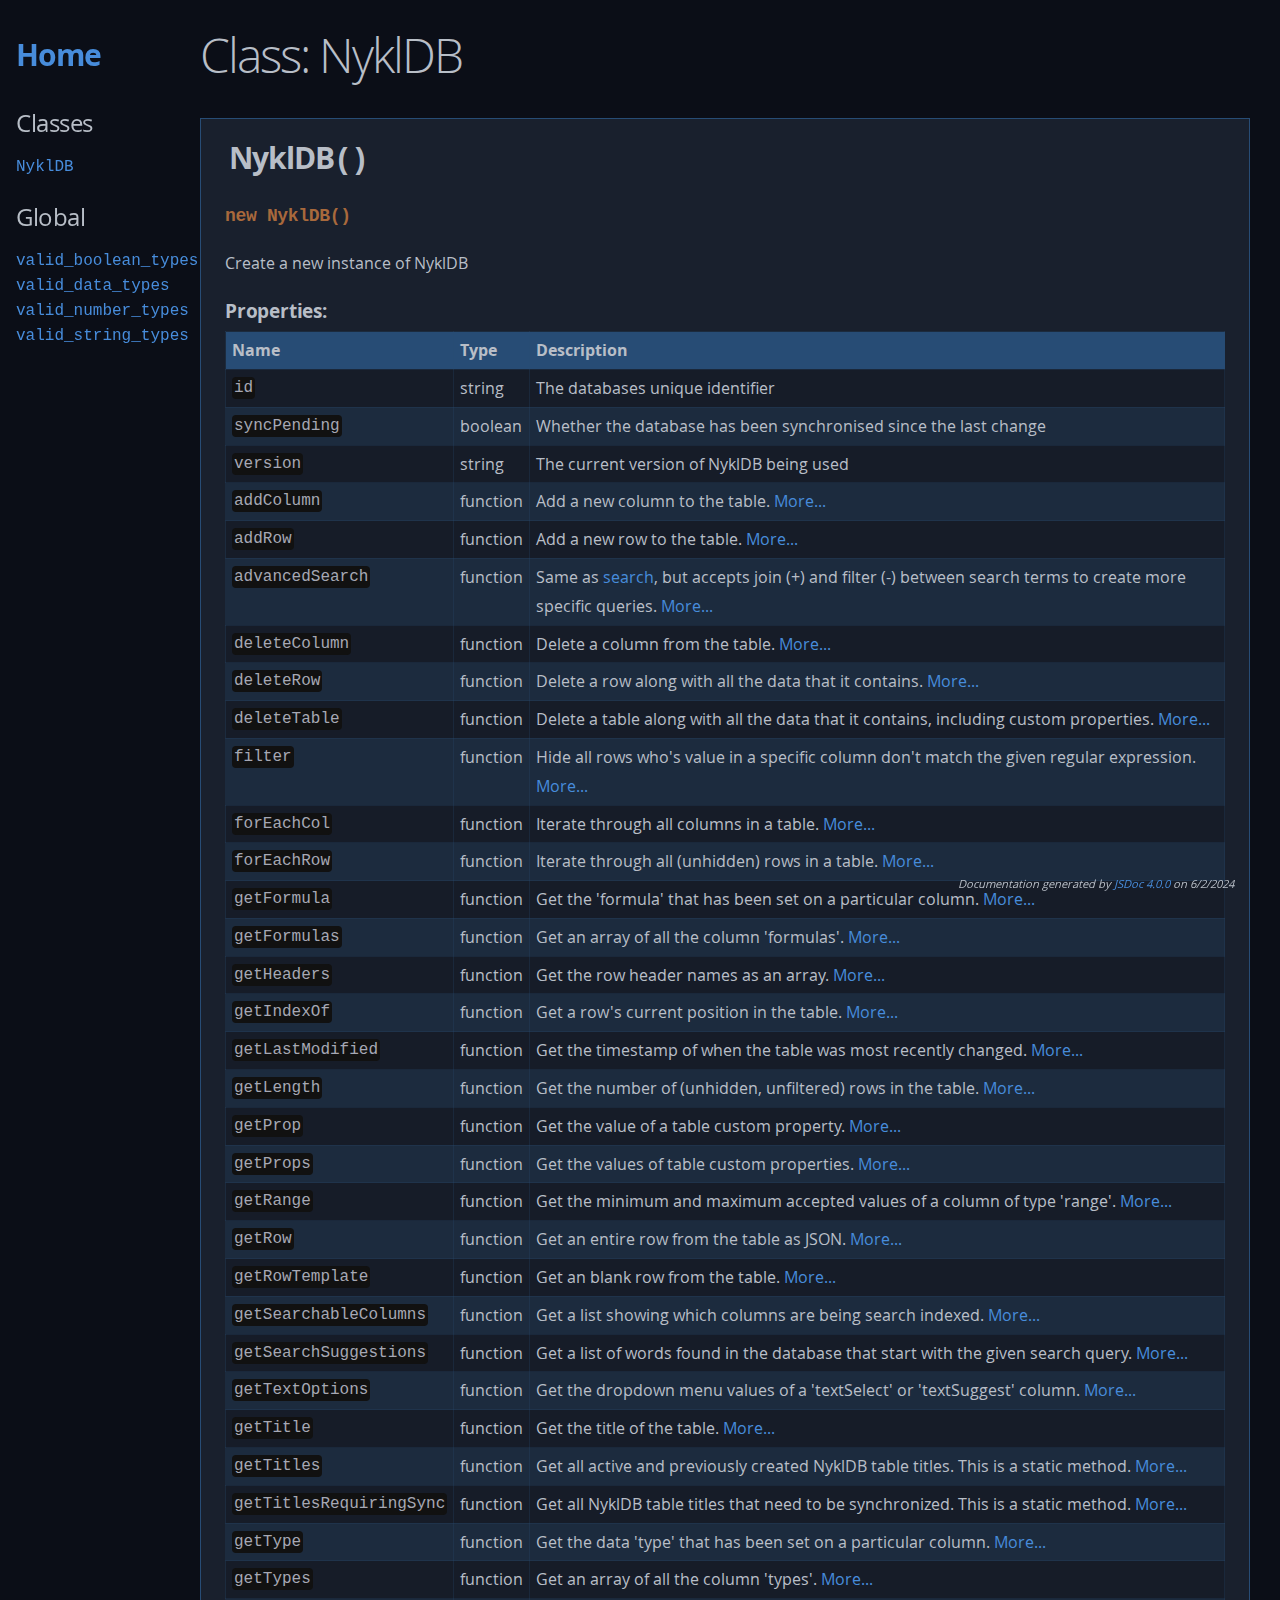
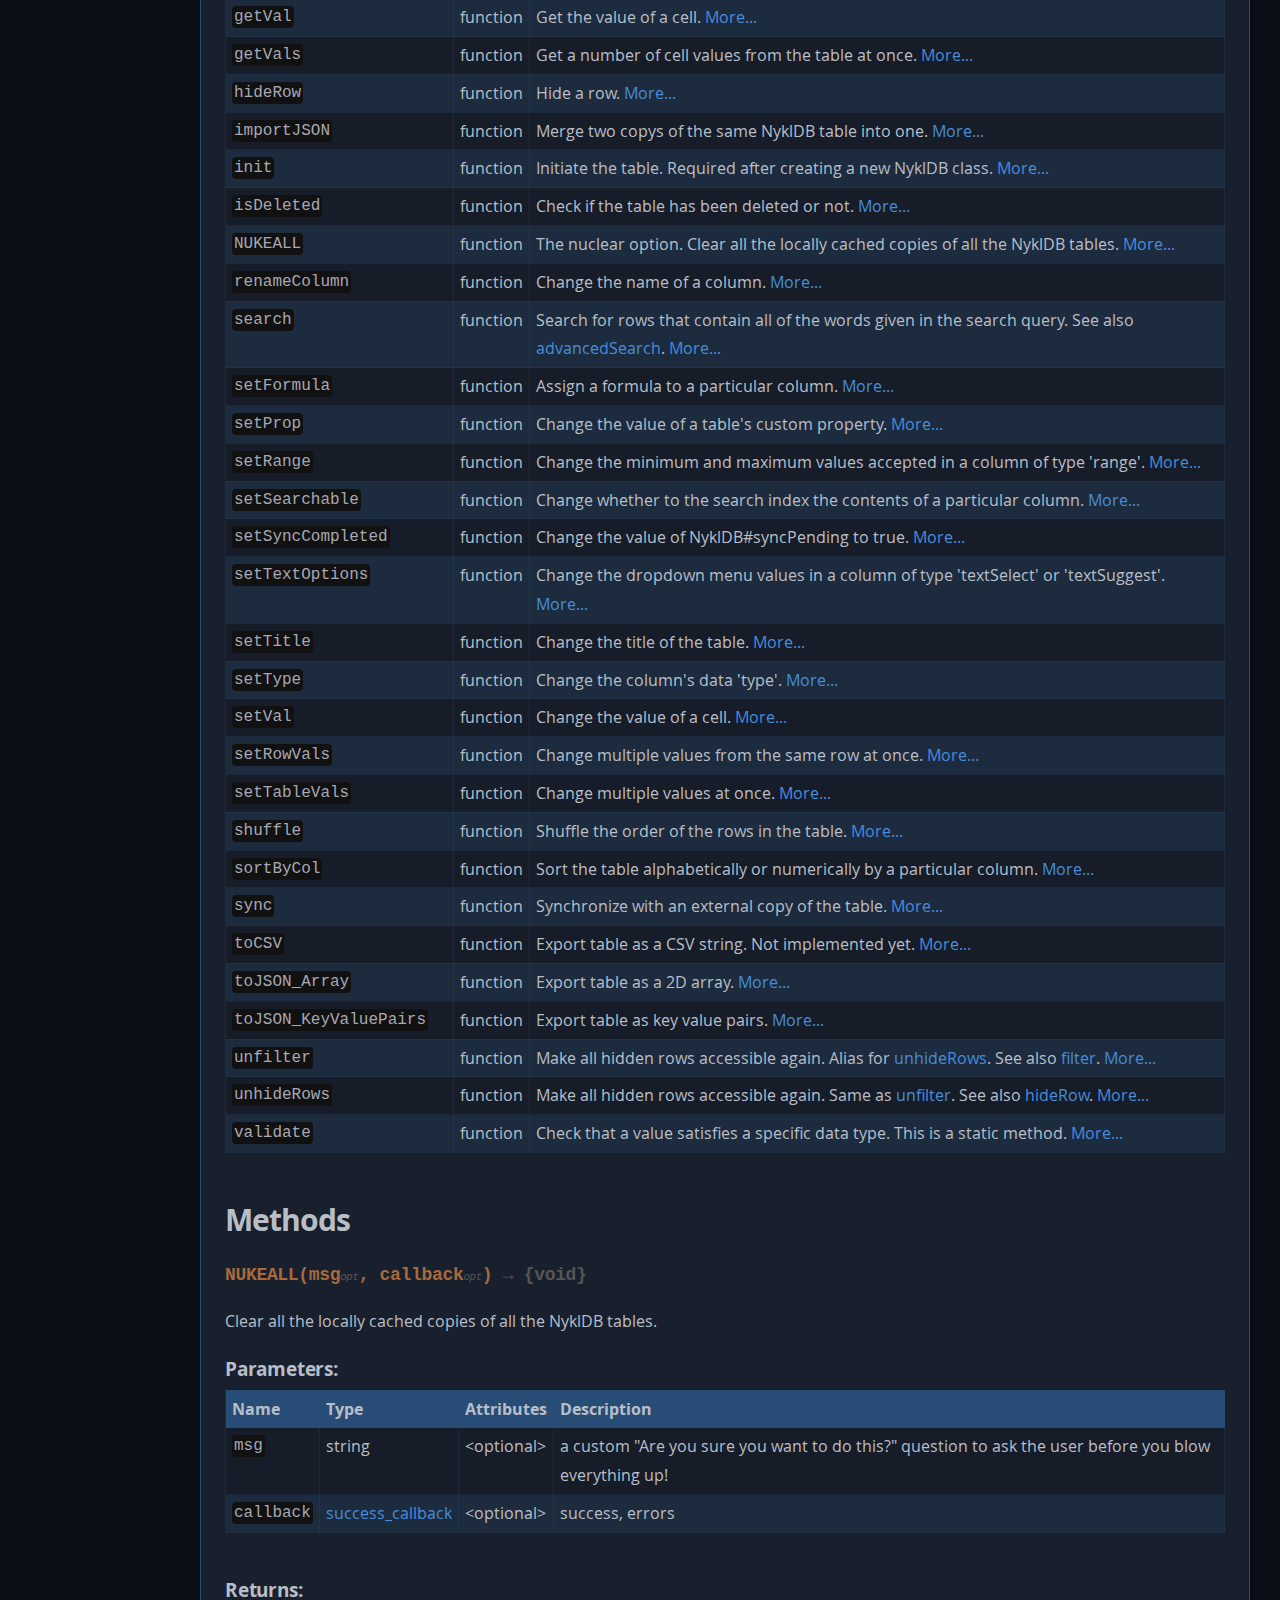
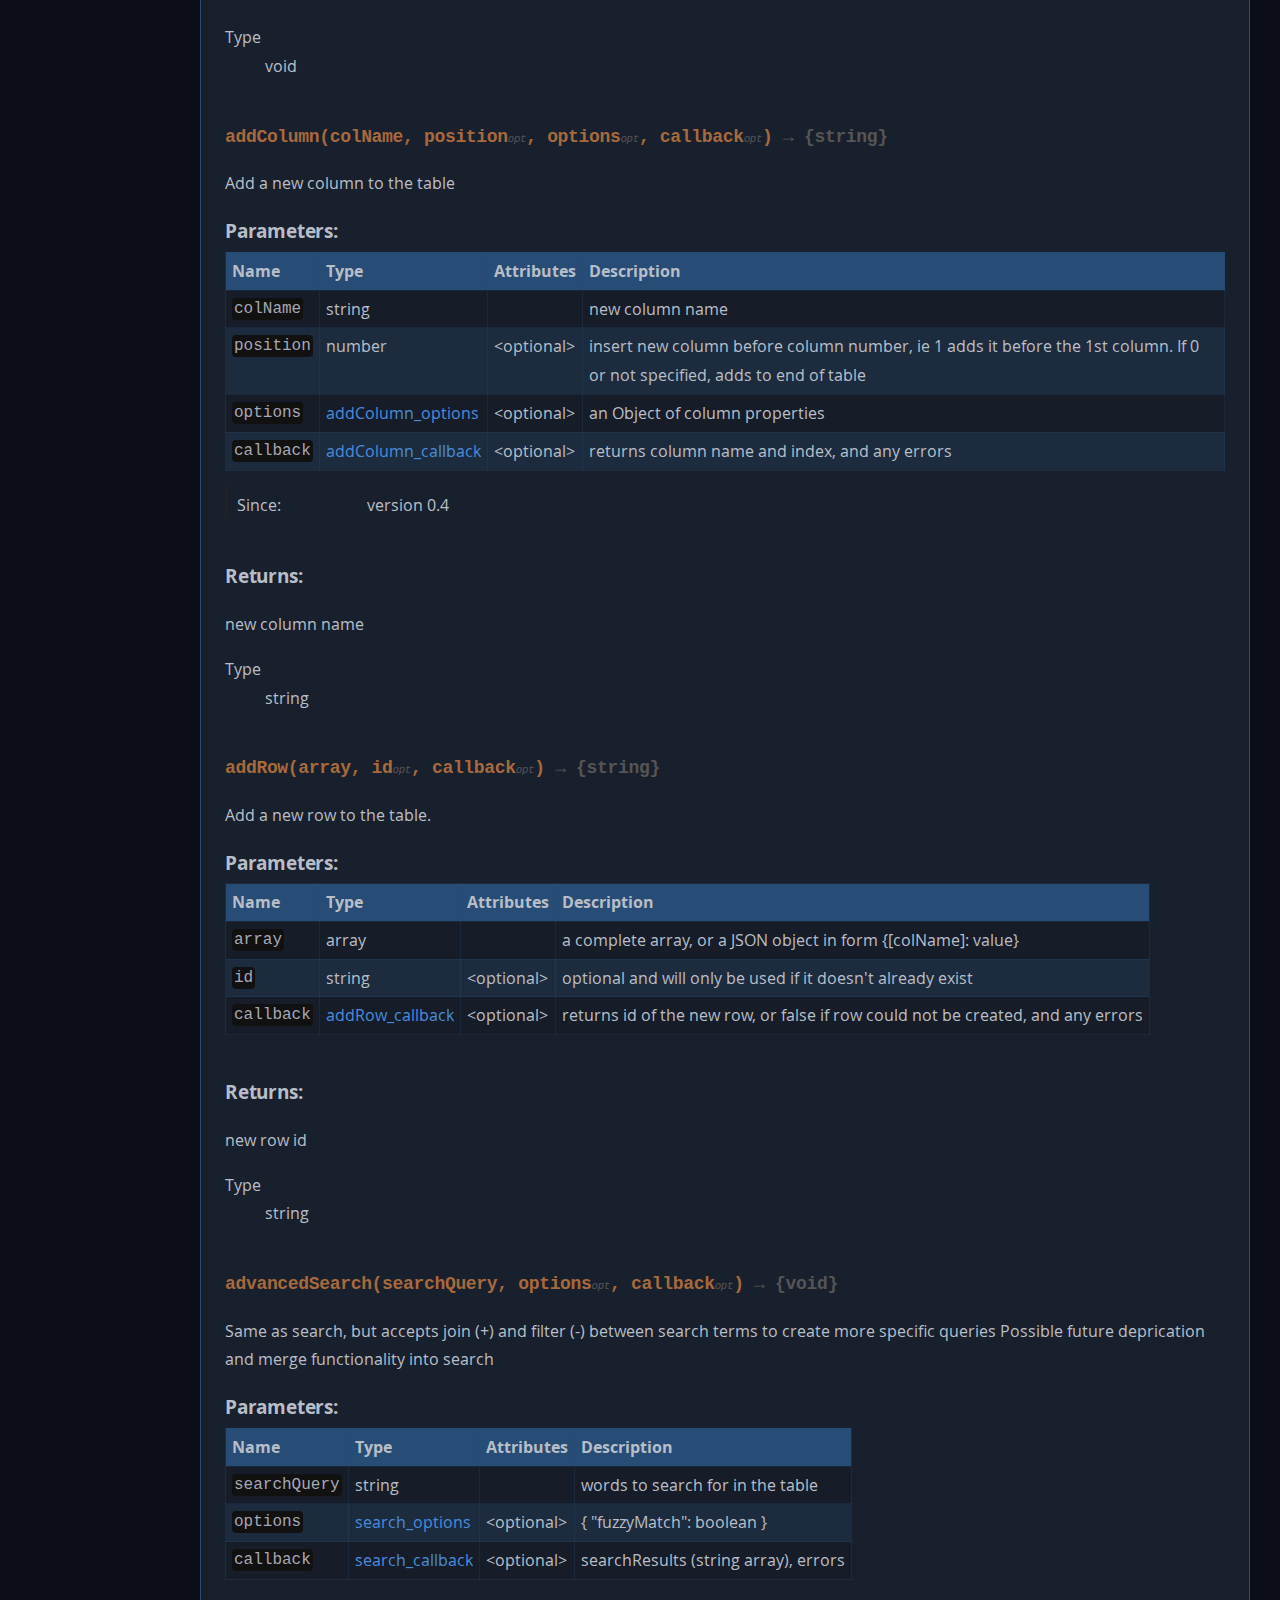
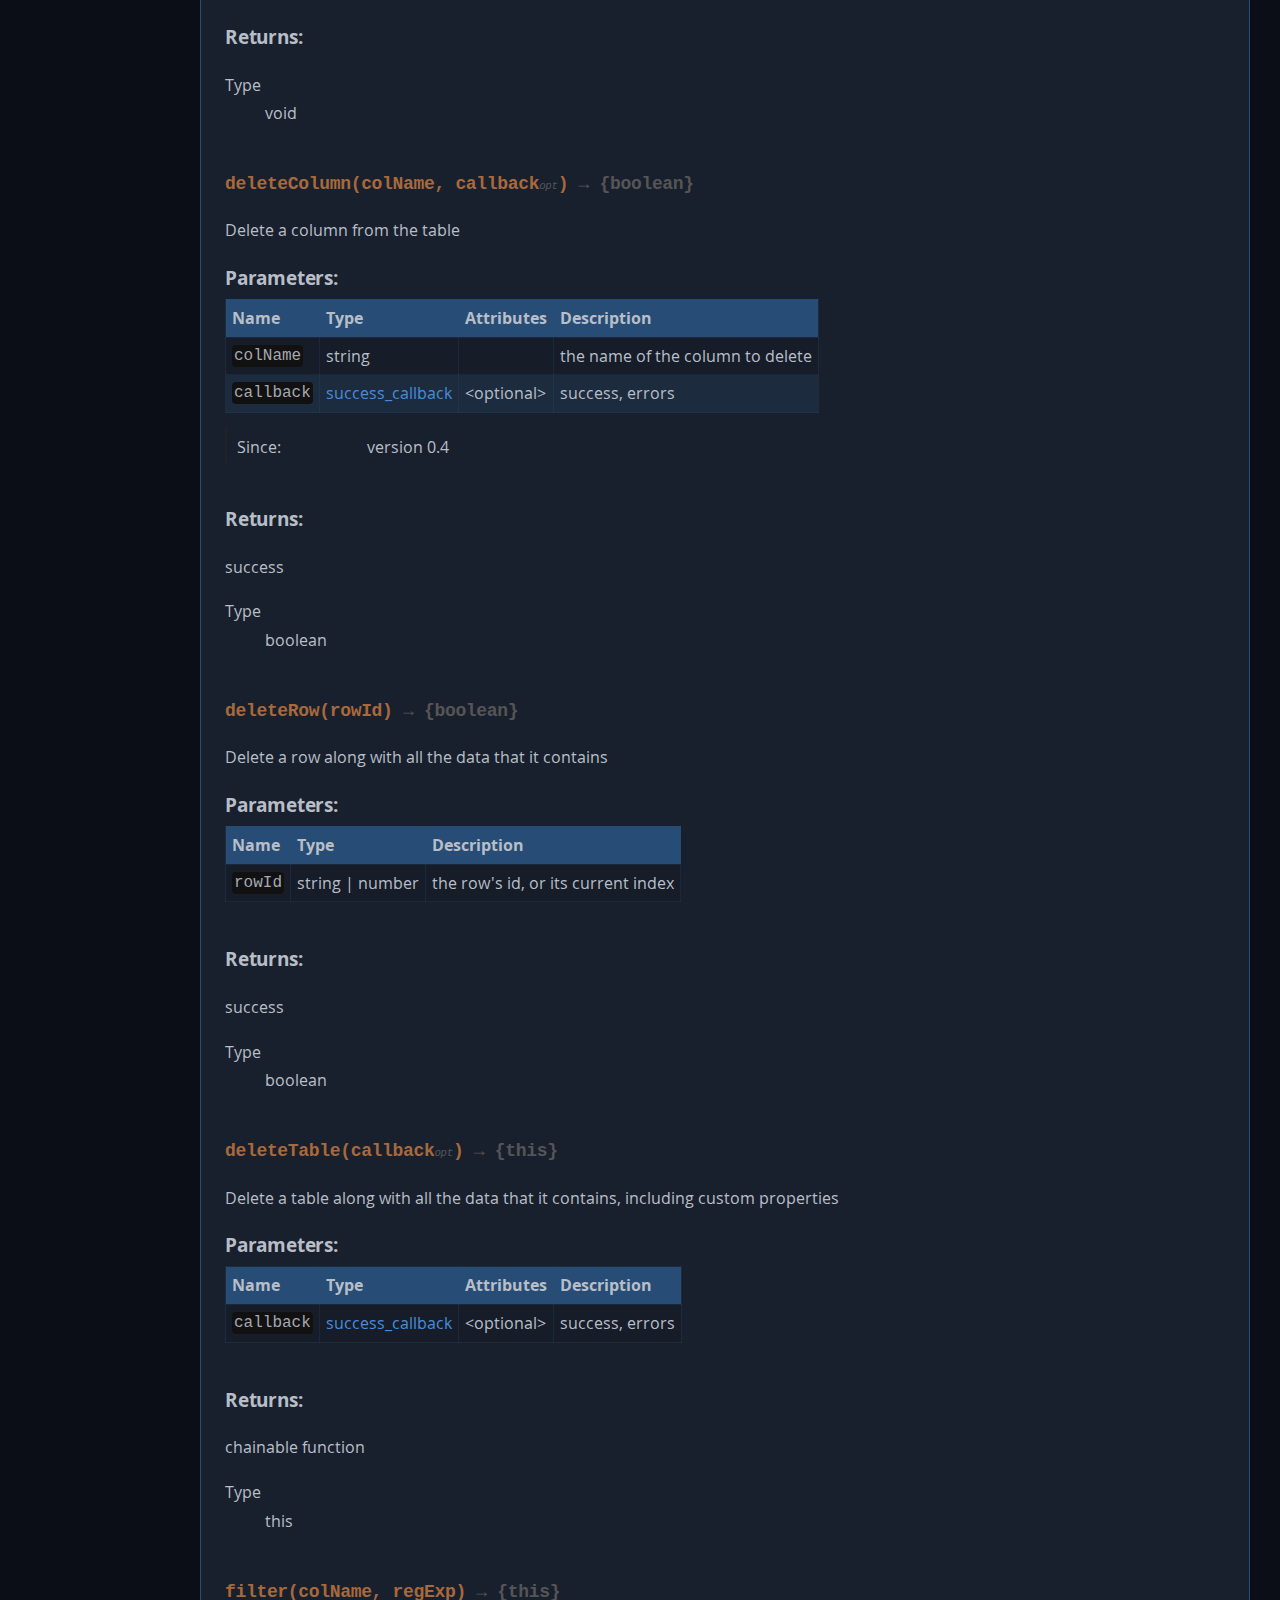
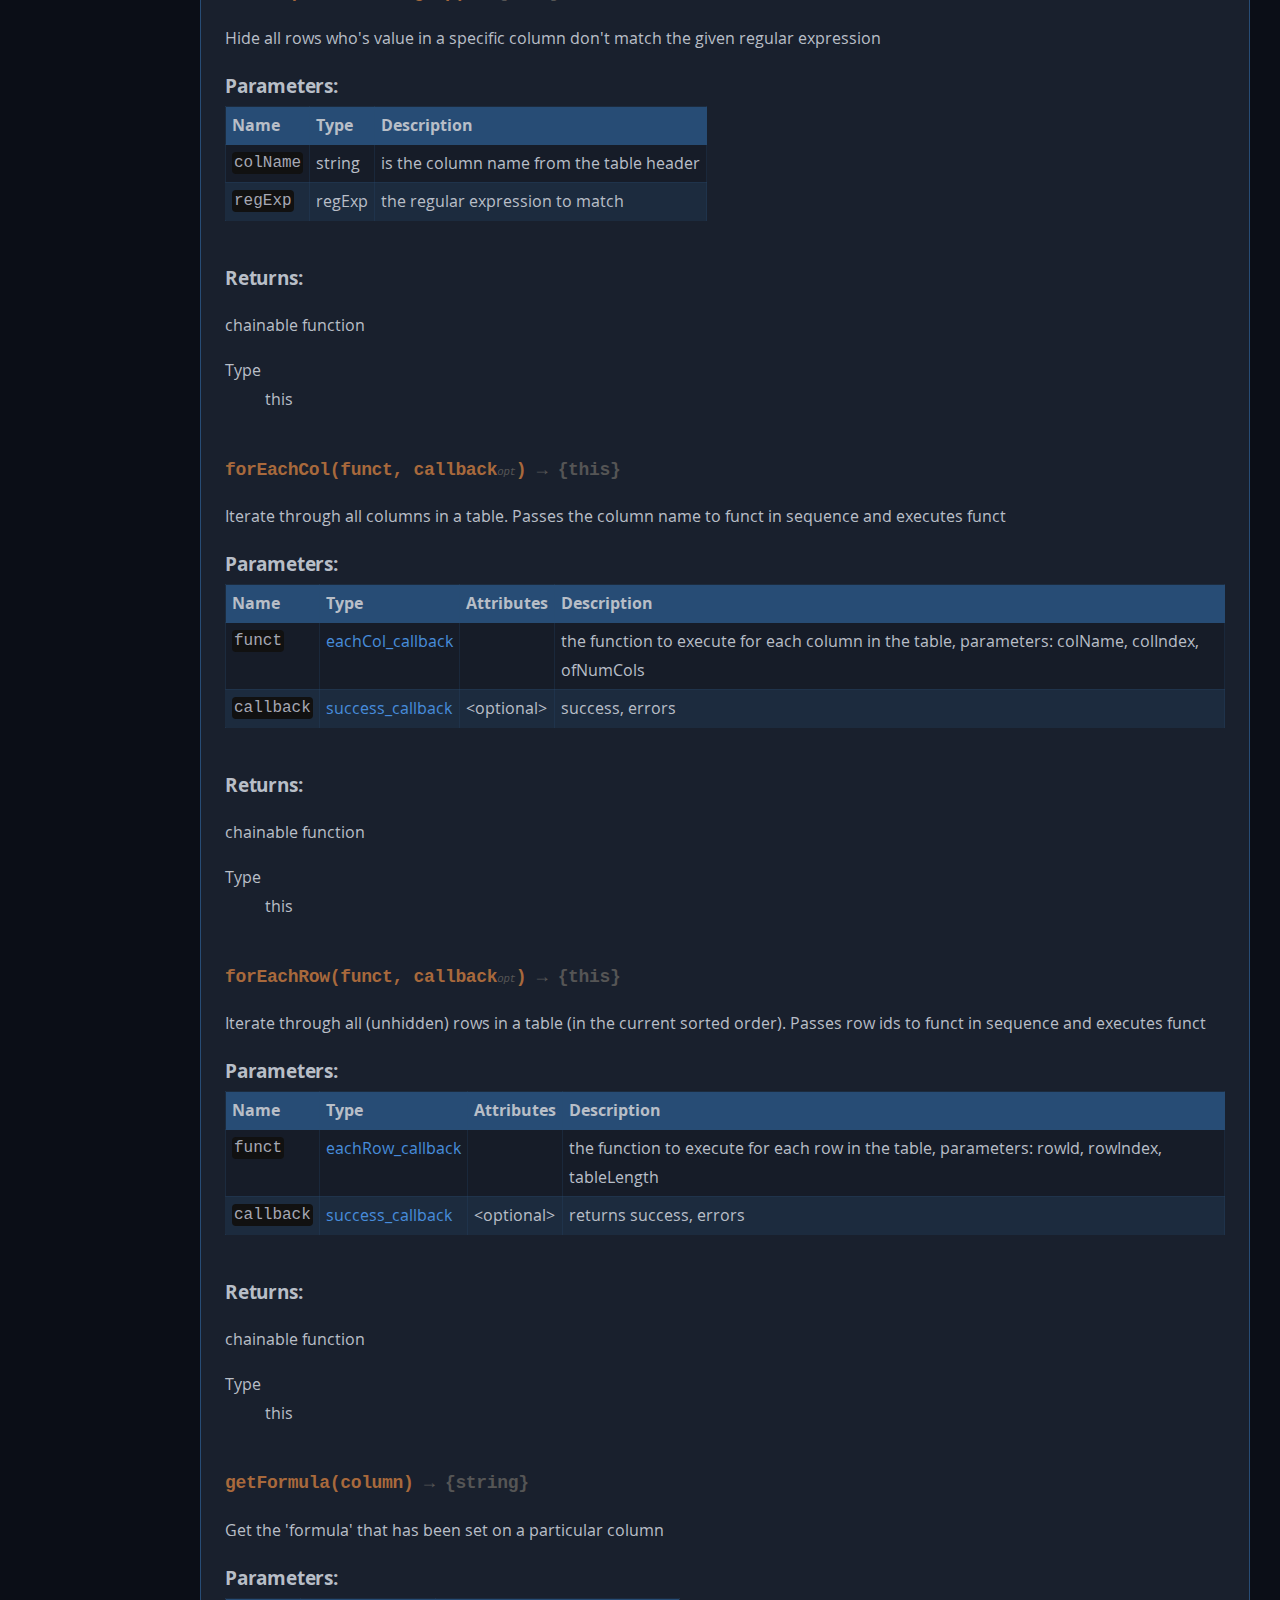
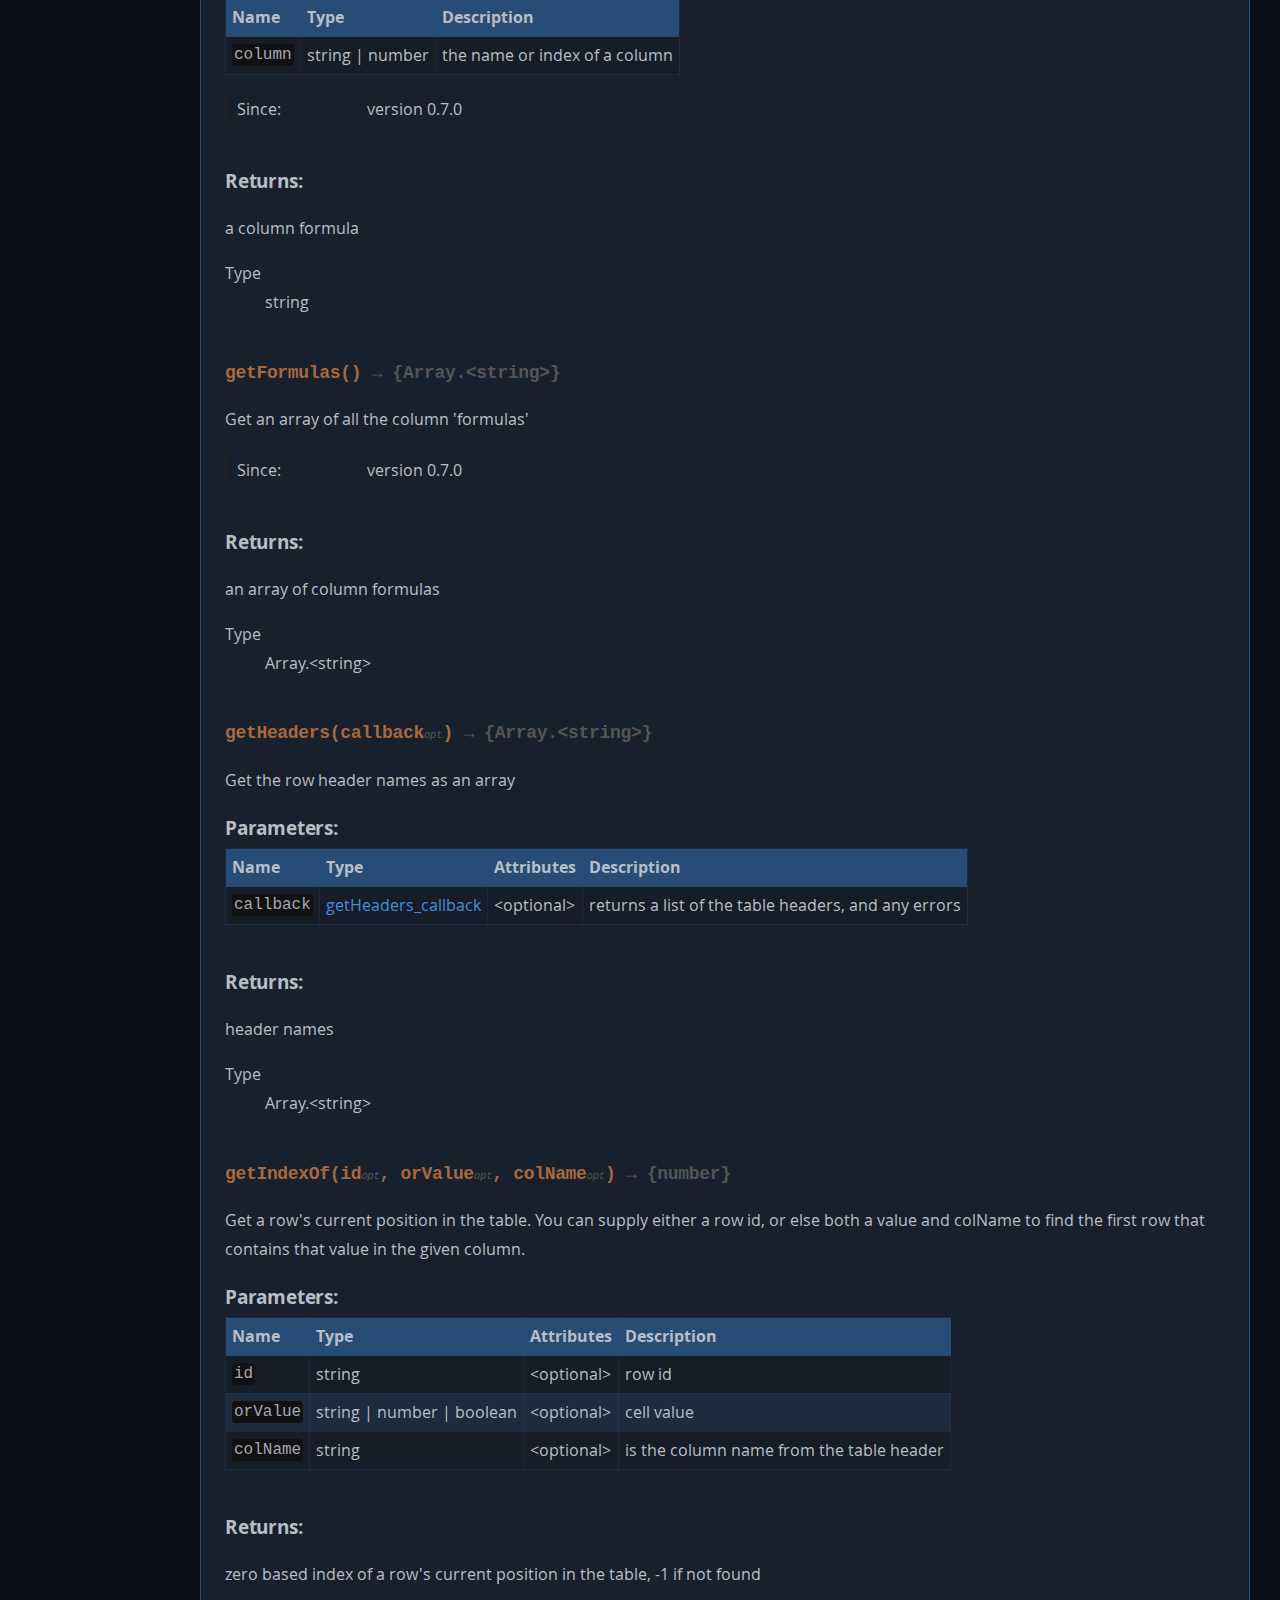
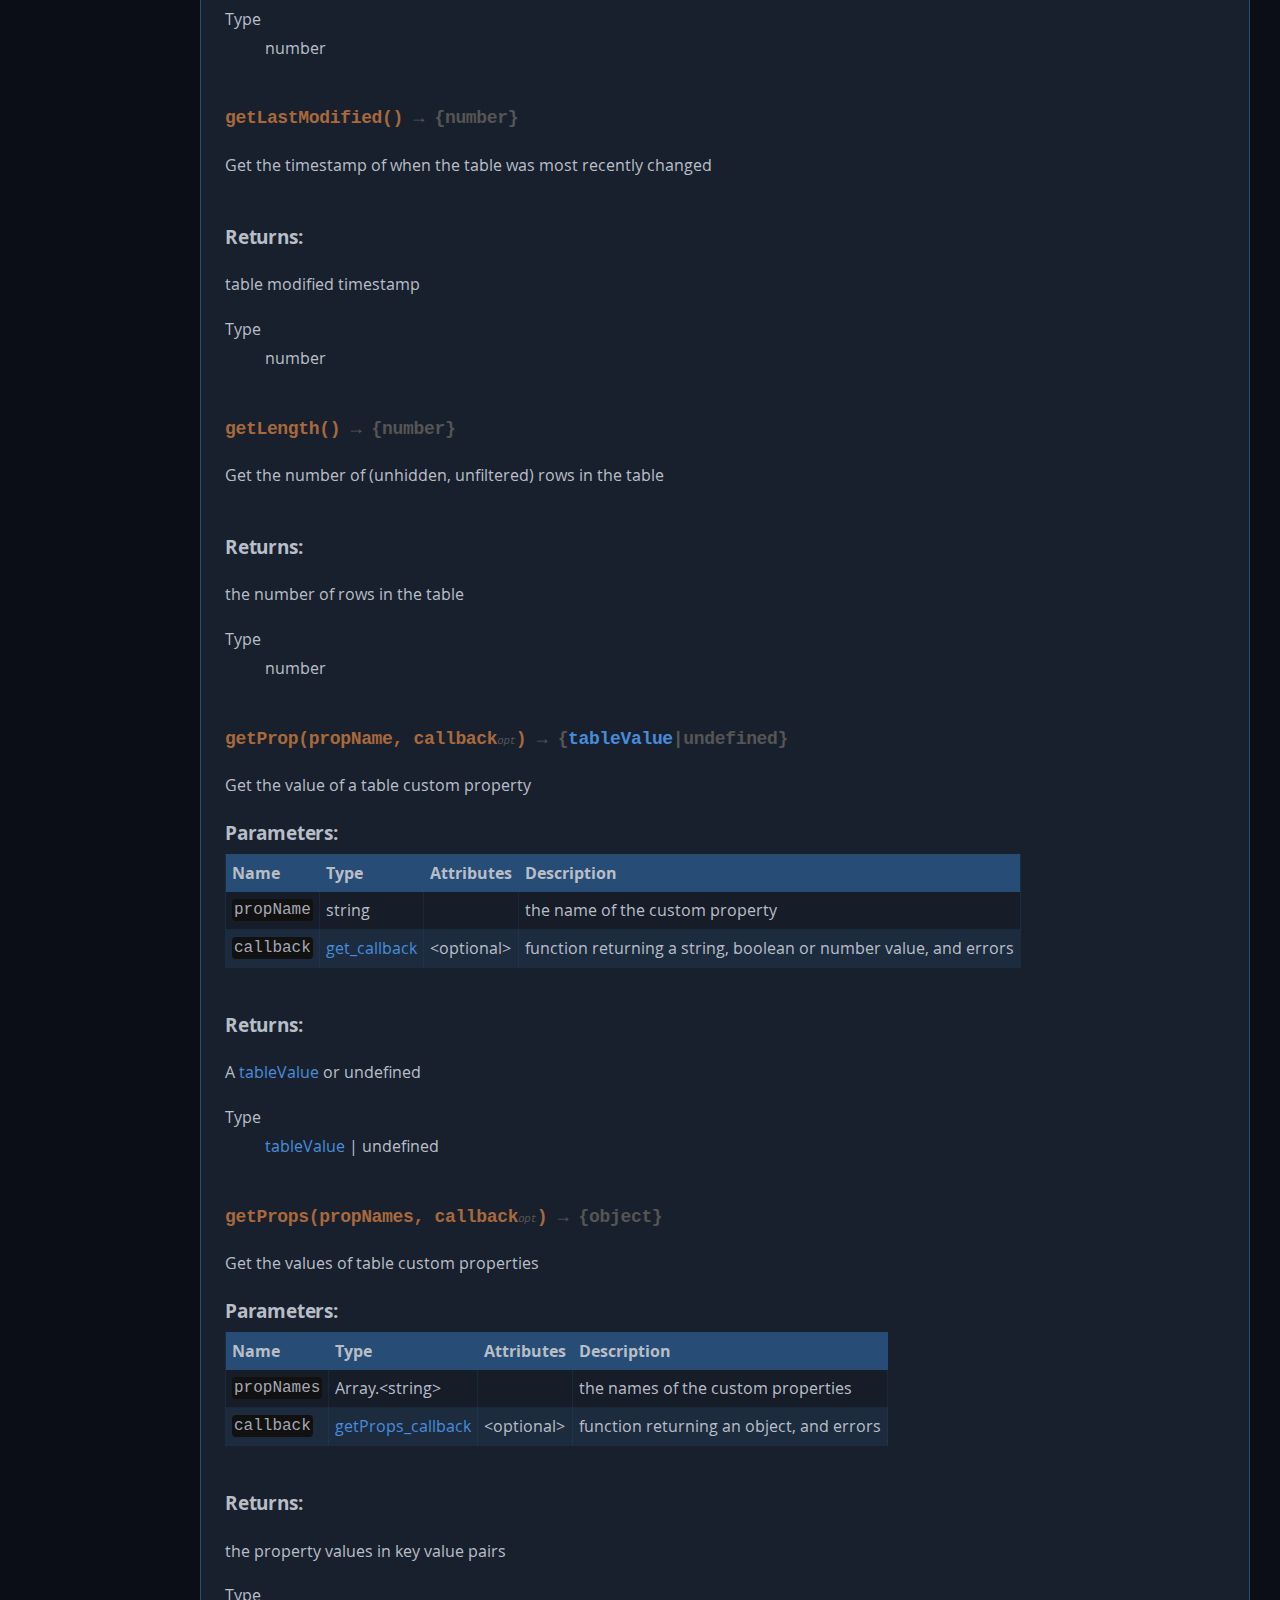
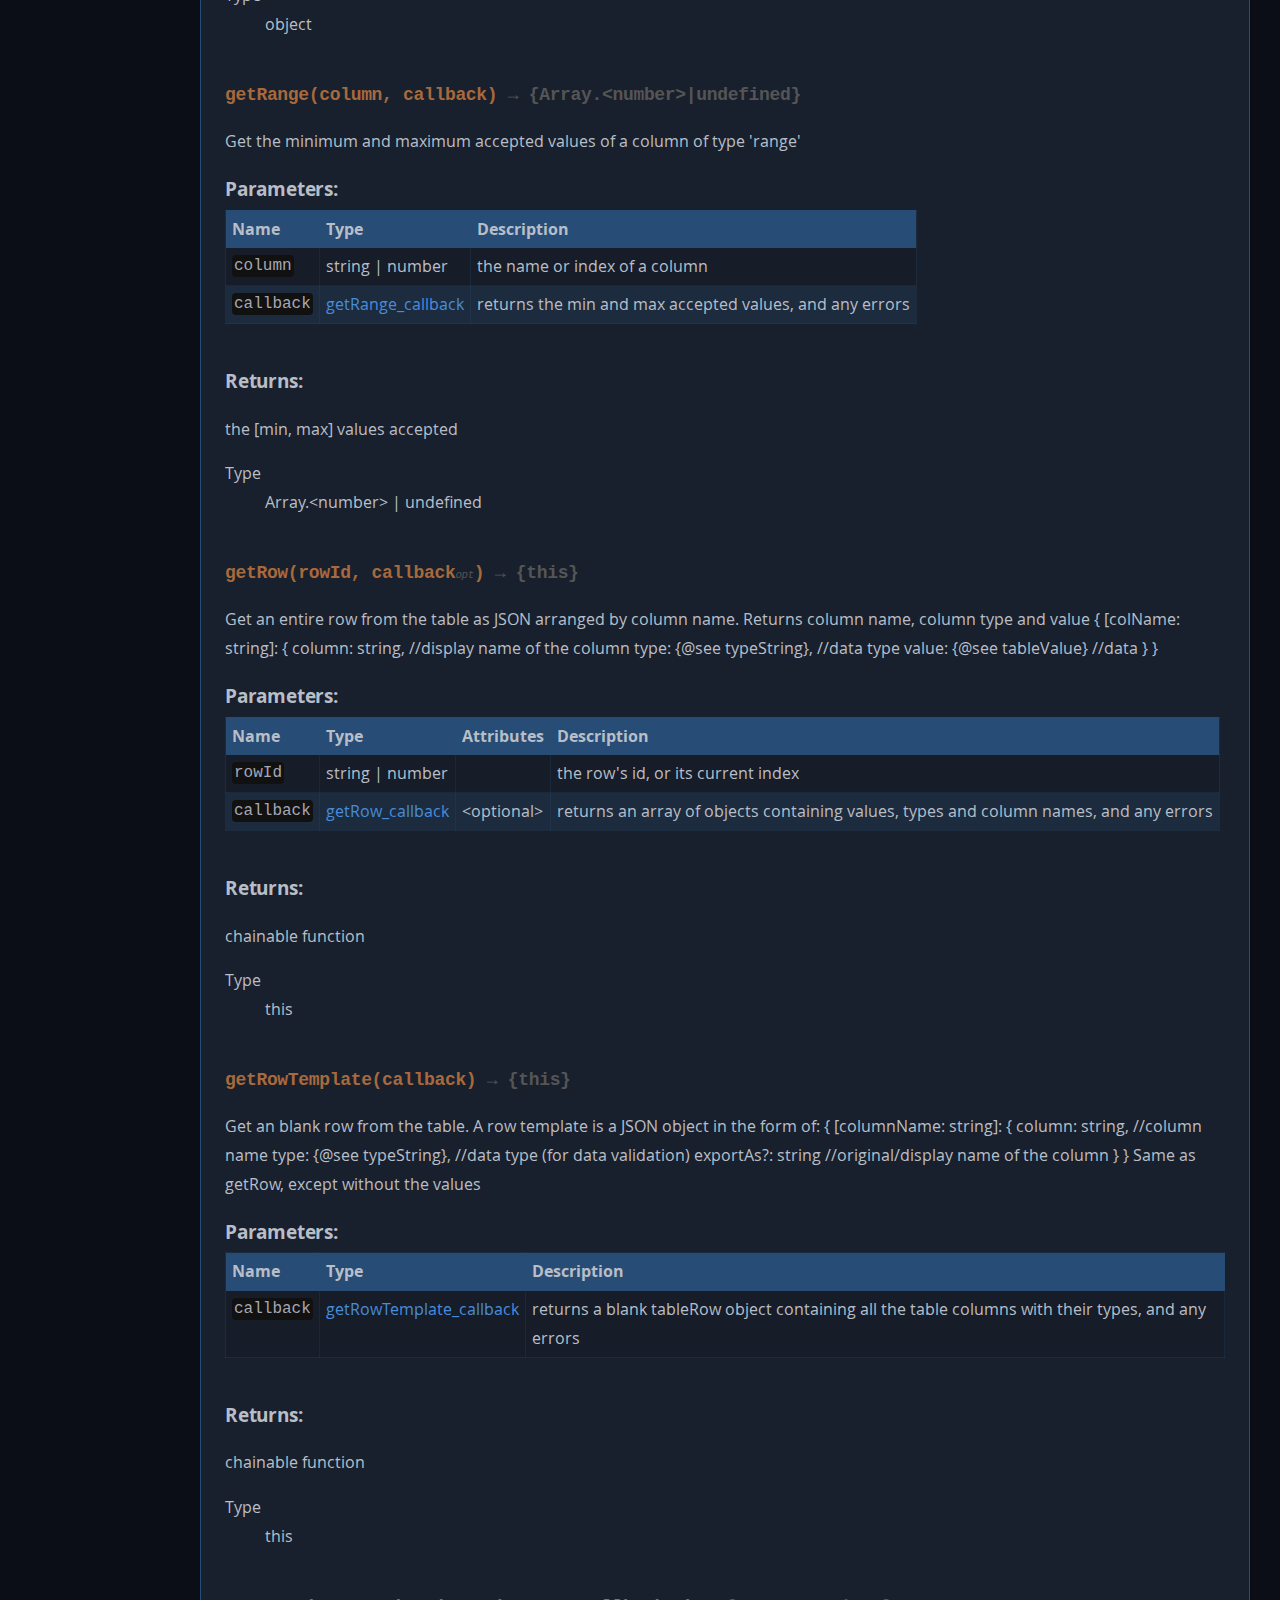
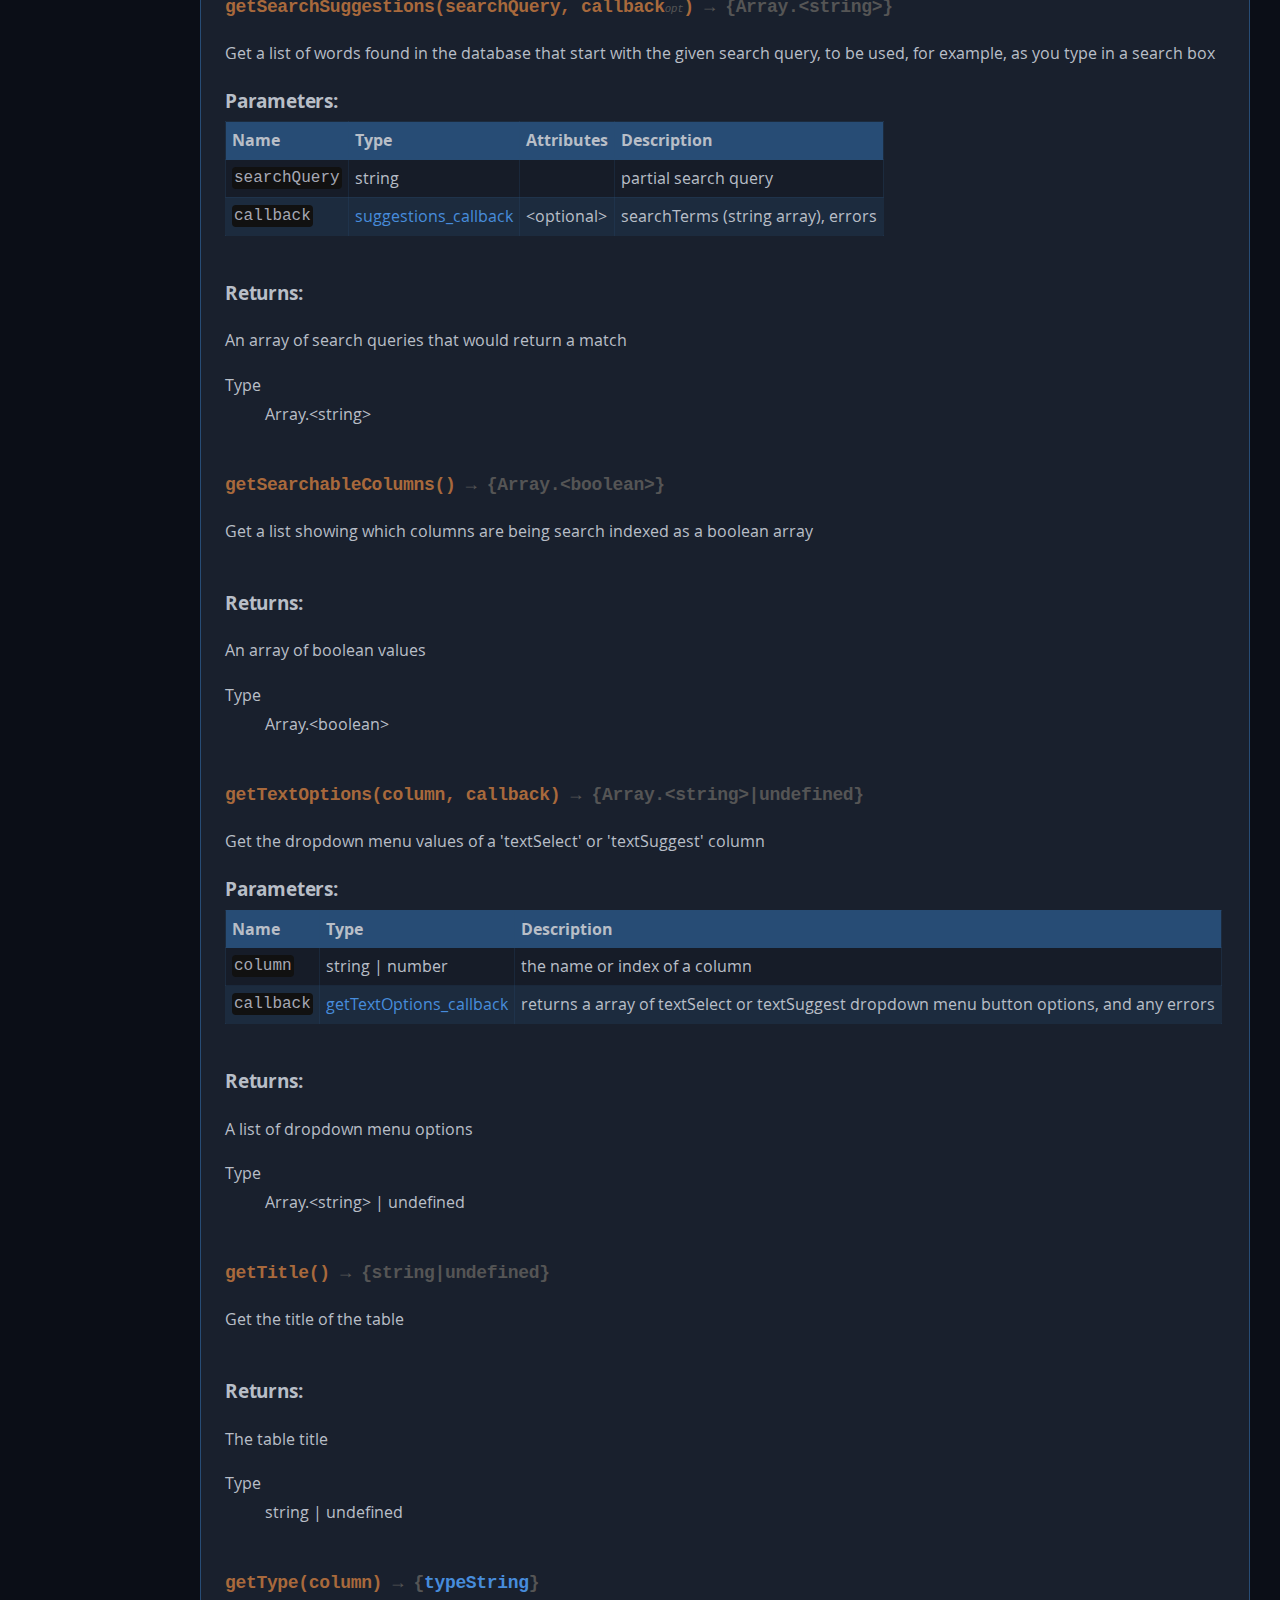
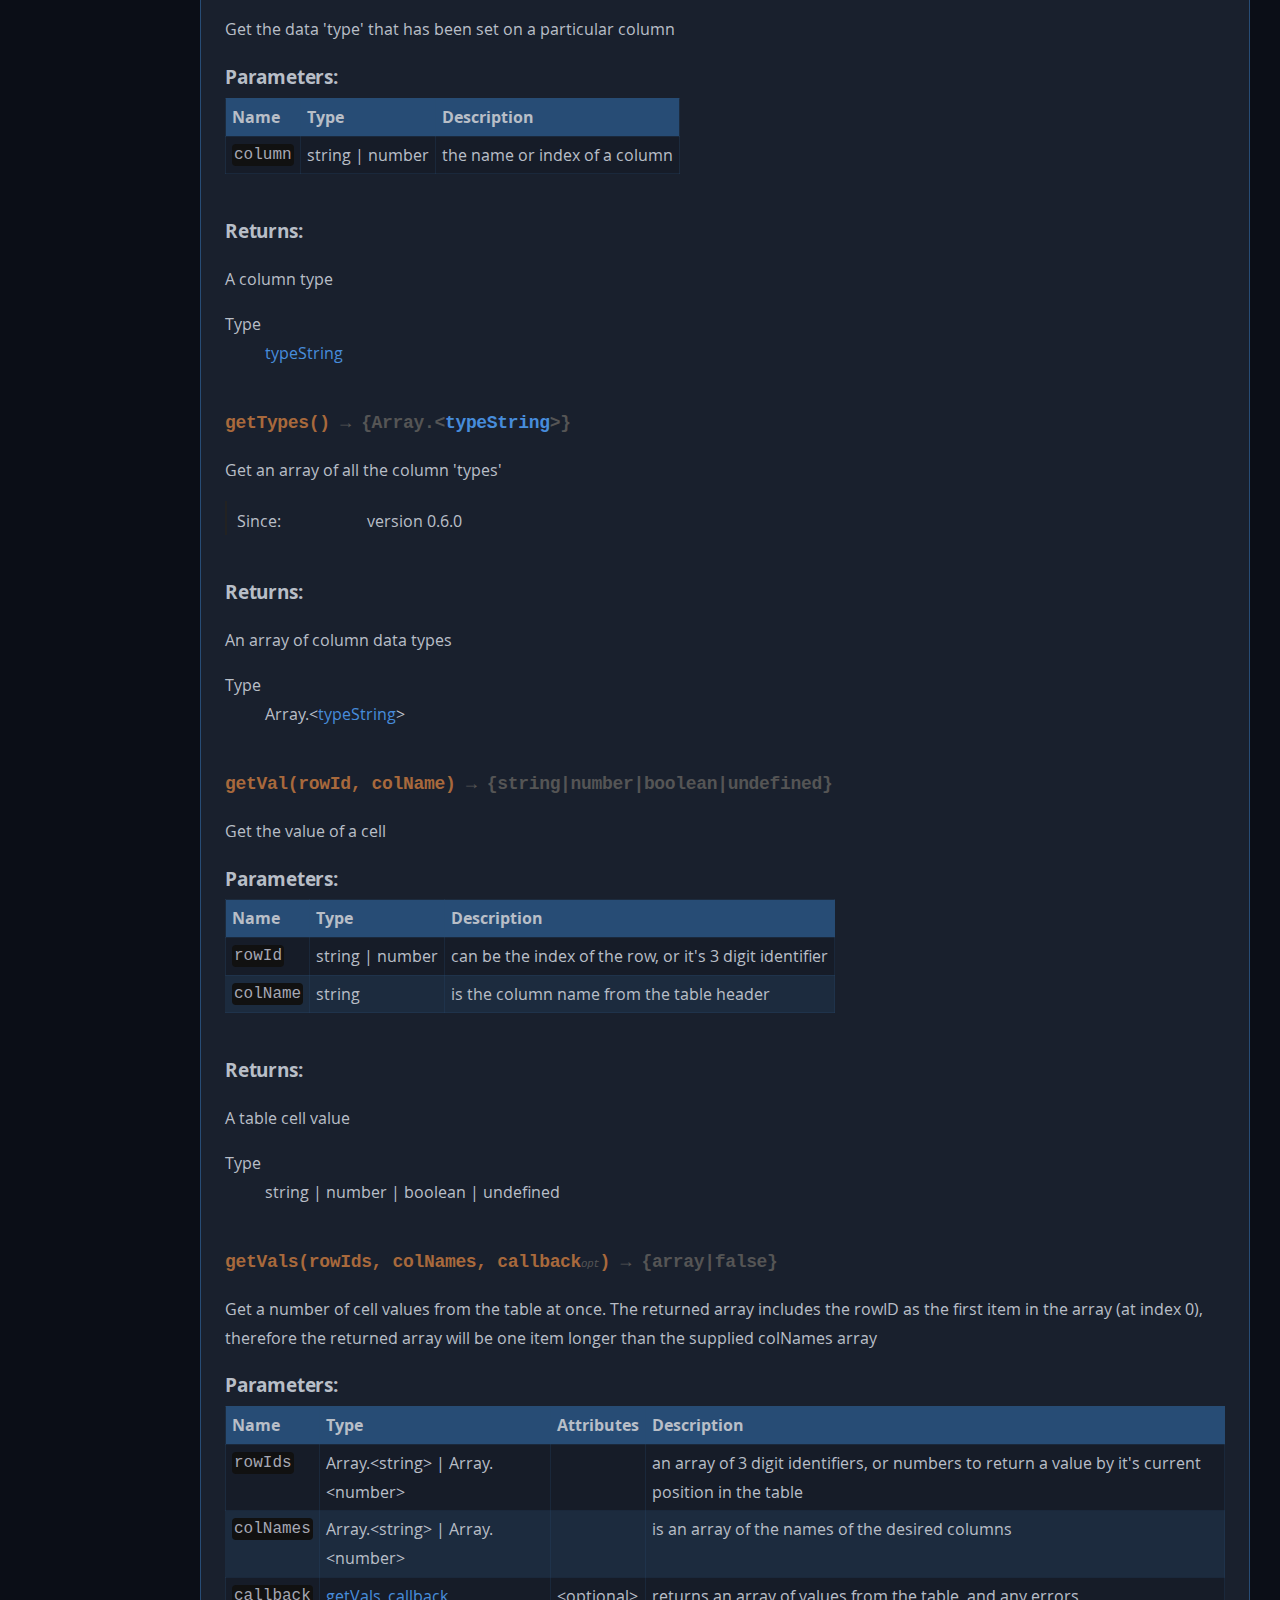
<file: nykldb/0.9.0/NyklDB.html>
<!DOCTYPE html>
<html lang="en">
<head>
    <meta charset="utf-8">
    <title>NyklDB Docs Class: NyklDB</title>

    <script src="scripts/prettify/prettify.js"> </script>
    <script src="scripts/prettify/lang-css.js"> </script>
    <!--[if lt IE 9]>
      <script src="//html5shiv.googlecode.com/svn/trunk/html5.js"></script>
    <![endif]-->
    <link type="text/css" rel="stylesheet" href="styles/prettify-tomorrow.css">
    <link type="text/css" rel="stylesheet" href="styles/jsdoc-default.css">
    <link type="text/css" rel="stylesheet" href="../assets/css/style.css">
</head>

<body>

<div id="main">

    <h1 class="page-title">Class: NyklDB</h1>

    




<section>

<header>
    
        <h2><span class="attribs"><span class="type-signature"></span></span>NyklDB<span class="signature">()</span><span class="type-signature"></span></h2>
        
    
</header>

<article>
    <div class="container-overview">
    
        

    

    
    <h4 class="name" id="NyklDB"><span class="type-signature"></span>new NyklDB<span class="signature">()</span><span class="type-signature"></span></h4>
    

    



<div class="description">
    <p>Create a new instance of NyklDB</p>
</div>













    <h5 class="subsection-title">Properties:</h5>

    

<table class="props">
    <thead>
    <tr>
        
        <th>Name</th>
        

        <th>Type</th>

        

        

        <th class="last">Description</th>
    </tr>
    </thead>

    <tbody>
    

        <tr>
            
                <td class="name"><code>id</code></td>
            

            <td class="type">
            
                
<span class="param-type">string</span>


            
            </td>

            

            

            <td class="description last"><p>The databases unique identifier</p></td>
        </tr>

    

        <tr>
            
                <td class="name"><code>syncPending</code></td>
            

            <td class="type">
            
                
<span class="param-type">boolean</span>


            
            </td>

            

            

            <td class="description last"><p>Whether the database has been synchronised since the last change</p></td>
        </tr>

    

        <tr>
            
                <td class="name"><code>version</code></td>
            

            <td class="type">
            
                
<span class="param-type">string</span>


            
            </td>

            

            

            <td class="description last"><p>The current version of NyklDB being used</p></td>
        </tr>

    

        <tr>
            
                <td class="name"><code>addColumn</code></td>
            

            <td class="type">
            
                
<span class="param-type">function</span>


            
            </td>

            

            

            <td class="description last"><p>Add a new column to the table. <a href="NyklDB.html#addColumn">More...</a></p></td>
        </tr>

    

        <tr>
            
                <td class="name"><code>addRow</code></td>
            

            <td class="type">
            
                
<span class="param-type">function</span>


            
            </td>

            

            

            <td class="description last"><p>Add a new row to the table. <a href="NyklDB.html#addRow">More...</a></p></td>
        </tr>

    

        <tr>
            
                <td class="name"><code>advancedSearch</code></td>
            

            <td class="type">
            
                
<span class="param-type">function</span>


            
            </td>

            

            

            <td class="description last"><p>Same as <a href="NyklDB.html#search">search</a>, but accepts join (+) and filter (-) between search terms to create more specific queries. <a href="NyklDB.html#advancedSearch">More...</a></p></td>
        </tr>

    

        <tr>
            
                <td class="name"><code>deleteColumn</code></td>
            

            <td class="type">
            
                
<span class="param-type">function</span>


            
            </td>

            

            

            <td class="description last"><p>Delete a column from the table. <a href="NyklDB.html#deleteColumn">More...</a></p></td>
        </tr>

    

        <tr>
            
                <td class="name"><code>deleteRow</code></td>
            

            <td class="type">
            
                
<span class="param-type">function</span>


            
            </td>

            

            

            <td class="description last"><p>Delete a row along with all the data that it contains. <a href="NyklDB.html#deleteRow">More...</a></p></td>
        </tr>

    

        <tr>
            
                <td class="name"><code>deleteTable</code></td>
            

            <td class="type">
            
                
<span class="param-type">function</span>


            
            </td>

            

            

            <td class="description last"><p>Delete a table along with all the data that it contains, including custom properties. <a href="NyklDB.html#deleteTable">More...</a></p></td>
        </tr>

    

        <tr>
            
                <td class="name"><code>filter</code></td>
            

            <td class="type">
            
                
<span class="param-type">function</span>


            
            </td>

            

            

            <td class="description last"><p>Hide all rows who's value in a specific column don't match the given regular expression. <a href="NyklDB.html#filter">More...</a></p></td>
        </tr>

    

        <tr>
            
                <td class="name"><code>forEachCol</code></td>
            

            <td class="type">
            
                
<span class="param-type">function</span>


            
            </td>

            

            

            <td class="description last"><p>Iterate through all columns in a table. <a href="NyklDB.html#forEachCol">More...</a></p></td>
        </tr>

    

        <tr>
            
                <td class="name"><code>forEachRow</code></td>
            

            <td class="type">
            
                
<span class="param-type">function</span>


            
            </td>

            

            

            <td class="description last"><p>Iterate through all (unhidden) rows in a table. <a href="NyklDB.html#forEachRow">More...</a></p></td>
        </tr>

    

        <tr>
            
                <td class="name"><code>getFormula</code></td>
            

            <td class="type">
            
                
<span class="param-type">function</span>


            
            </td>

            

            

            <td class="description last"><p>Get the 'formula' that has been set on a particular column. <a href="NyklDB.html#getFormula">More...</a></p></td>
        </tr>

    

        <tr>
            
                <td class="name"><code>getFormulas</code></td>
            

            <td class="type">
            
                
<span class="param-type">function</span>


            
            </td>

            

            

            <td class="description last"><p>Get an array of all the column 'formulas'. <a href="NyklDB.html#getFormulas">More...</a></p></td>
        </tr>

    

        <tr>
            
                <td class="name"><code>getHeaders</code></td>
            

            <td class="type">
            
                
<span class="param-type">function</span>


            
            </td>

            

            

            <td class="description last"><p>Get the row header names as an array. <a href="NyklDB.html#getHeaders">More...</a></p></td>
        </tr>

    

        <tr>
            
                <td class="name"><code>getIndexOf</code></td>
            

            <td class="type">
            
                
<span class="param-type">function</span>


            
            </td>

            

            

            <td class="description last"><p>Get a row's current position in the table. <a href="NyklDB.html#getIndexOf">More...</a></p></td>
        </tr>

    

        <tr>
            
                <td class="name"><code>getLastModified</code></td>
            

            <td class="type">
            
                
<span class="param-type">function</span>


            
            </td>

            

            

            <td class="description last"><p>Get the timestamp of when the table was most recently changed. <a href="NyklDB.html#getLastModified">More...</a></p></td>
        </tr>

    

        <tr>
            
                <td class="name"><code>getLength</code></td>
            

            <td class="type">
            
                
<span class="param-type">function</span>


            
            </td>

            

            

            <td class="description last"><p>Get the number of (unhidden, unfiltered) rows in the table. <a href="NyklDB.html#getLength">More...</a></p></td>
        </tr>

    

        <tr>
            
                <td class="name"><code>getProp</code></td>
            

            <td class="type">
            
                
<span class="param-type">function</span>


            
            </td>

            

            

            <td class="description last"><p>Get the value of a table custom property. <a href="NyklDB.html#getProp">More...</a></p></td>
        </tr>

    

        <tr>
            
                <td class="name"><code>getProps</code></td>
            

            <td class="type">
            
                
<span class="param-type">function</span>


            
            </td>

            

            

            <td class="description last"><p>Get the values of table custom properties. <a href="NyklDB.html#getProps">More...</a></p></td>
        </tr>

    

        <tr>
            
                <td class="name"><code>getRange</code></td>
            

            <td class="type">
            
                
<span class="param-type">function</span>


            
            </td>

            

            

            <td class="description last"><p>Get the minimum and maximum accepted values of a column of type 'range'. <a href="NyklDB.html#getRange">More...</a></p></td>
        </tr>

    

        <tr>
            
                <td class="name"><code>getRow</code></td>
            

            <td class="type">
            
                
<span class="param-type">function</span>


            
            </td>

            

            

            <td class="description last"><p>Get an entire row from the table as JSON. <a href="NyklDB.html#getRow">More...</a></p></td>
        </tr>

    

        <tr>
            
                <td class="name"><code>getRowTemplate</code></td>
            

            <td class="type">
            
                
<span class="param-type">function</span>


            
            </td>

            

            

            <td class="description last"><p>Get an blank row from the table. <a href="NyklDB.html#getRowTemplate">More...</a></p></td>
        </tr>

    

        <tr>
            
                <td class="name"><code>getSearchableColumns</code></td>
            

            <td class="type">
            
                
<span class="param-type">function</span>


            
            </td>

            

            

            <td class="description last"><p>Get a list showing which columns are being search indexed. <a href="NyklDB.html#getSearchableColumns">More...</a></p></td>
        </tr>

    

        <tr>
            
                <td class="name"><code>getSearchSuggestions</code></td>
            

            <td class="type">
            
                
<span class="param-type">function</span>


            
            </td>

            

            

            <td class="description last"><p>Get a list of words found in the database that start with the given search query. <a href="NyklDB.html#getSearchSuggestions">More...</a></p></td>
        </tr>

    

        <tr>
            
                <td class="name"><code>getTextOptions</code></td>
            

            <td class="type">
            
                
<span class="param-type">function</span>


            
            </td>

            

            

            <td class="description last"><p>Get the dropdown menu values of a 'textSelect' or 'textSuggest' column. <a href="NyklDB.html#getTextOptions">More...</a></p></td>
        </tr>

    

        <tr>
            
                <td class="name"><code>getTitle</code></td>
            

            <td class="type">
            
                
<span class="param-type">function</span>


            
            </td>

            

            

            <td class="description last"><p>Get the title of the table. <a href="NyklDB.html#getTitle">More...</a></p></td>
        </tr>

    

        <tr>
            
                <td class="name"><code>getTitles</code></td>
            

            <td class="type">
            
                
<span class="param-type">function</span>


            
            </td>

            

            

            <td class="description last"><p>Get all active and previously created NyklDB table titles. This is a static method. <a href="NyklDB.html#.getTitles">More...</a></p></td>
        </tr>

    

        <tr>
            
                <td class="name"><code>getTitlesRequiringSync</code></td>
            

            <td class="type">
            
                
<span class="param-type">function</span>


            
            </td>

            

            

            <td class="description last"><p>Get all NyklDB table titles that need to be synchronized. This is a static method. <a href="NyklDB.html#.getTitlesRequiringSync">More...</a></p></td>
        </tr>

    

        <tr>
            
                <td class="name"><code>getType</code></td>
            

            <td class="type">
            
                
<span class="param-type">function</span>


            
            </td>

            

            

            <td class="description last"><p>Get the data 'type' that has been set on a particular column. <a href="NyklDB.html#getType">More...</a></p></td>
        </tr>

    

        <tr>
            
                <td class="name"><code>getTypes</code></td>
            

            <td class="type">
            
                
<span class="param-type">function</span>


            
            </td>

            

            

            <td class="description last"><p>Get an array of all the column 'types'. <a href="NyklDB.html#getTypes">More...</a></p></td>
        </tr>

    

        <tr>
            
                <td class="name"><code>getVal</code></td>
            

            <td class="type">
            
                
<span class="param-type">function</span>


            
            </td>

            

            

            <td class="description last"><p>Get the value of a cell. <a href="NyklDB.html#getVal">More...</a></p></td>
        </tr>

    

        <tr>
            
                <td class="name"><code>getVals</code></td>
            

            <td class="type">
            
                
<span class="param-type">function</span>


            
            </td>

            

            

            <td class="description last"><p>Get a number of cell values from the table at once. <a href="NyklDB.html#getVals">More...</a></p></td>
        </tr>

    

        <tr>
            
                <td class="name"><code>hideRow</code></td>
            

            <td class="type">
            
                
<span class="param-type">function</span>


            
            </td>

            

            

            <td class="description last"><p>Hide a row. <a href="NyklDB.html#hideRow">More...</a></p></td>
        </tr>

    

        <tr>
            
                <td class="name"><code>importJSON</code></td>
            

            <td class="type">
            
                
<span class="param-type">function</span>


            
            </td>

            

            

            <td class="description last"><p>Merge two copys of the same NyklDB table into one. <a href="NyklDB.html#importJSON">More...</a></p></td>
        </tr>

    

        <tr>
            
                <td class="name"><code>init</code></td>
            

            <td class="type">
            
                
<span class="param-type">function</span>


            
            </td>

            

            

            <td class="description last"><p>Initiate the table. Required after creating a new NyklDB class. <a href="NyklDB.html#init">More...</a></p></td>
        </tr>

    

        <tr>
            
                <td class="name"><code>isDeleted</code></td>
            

            <td class="type">
            
                
<span class="param-type">function</span>


            
            </td>

            

            

            <td class="description last"><p>Check if the table has been deleted or not. <a href="NyklDB.html#isDeleted">More...</a></p></td>
        </tr>

    

        <tr>
            
                <td class="name"><code>NUKEALL</code></td>
            

            <td class="type">
            
                
<span class="param-type">function</span>


            
            </td>

            

            

            <td class="description last"><p>The nuclear option. Clear all the locally cached copies of all the NyklDB tables. <a href="NyklDB.html#NUKEALL">More...</a></p></td>
        </tr>

    

        <tr>
            
                <td class="name"><code>renameColumn</code></td>
            

            <td class="type">
            
                
<span class="param-type">function</span>


            
            </td>

            

            

            <td class="description last"><p>Change the name of a column. <a href="NyklDB.html#renameColumn">More...</a></p></td>
        </tr>

    

        <tr>
            
                <td class="name"><code>search</code></td>
            

            <td class="type">
            
                
<span class="param-type">function</span>


            
            </td>

            

            

            <td class="description last"><p>Search for rows that contain all of the words given in the search query. See also <a href="NyklDB.html#advancedSearch">advancedSearch</a>. <a href="NyklDB.html#search">More...</a></p></td>
        </tr>

    

        <tr>
            
                <td class="name"><code>setFormula</code></td>
            

            <td class="type">
            
                
<span class="param-type">function</span>


            
            </td>

            

            

            <td class="description last"><p>Assign a formula to a particular column. <a href="NyklDB.html#setFormula">More...</a></p></td>
        </tr>

    

        <tr>
            
                <td class="name"><code>setProp</code></td>
            

            <td class="type">
            
                
<span class="param-type">function</span>


            
            </td>

            

            

            <td class="description last"><p>Change the value of a table's custom property. <a href="NyklDB.html#setProp">More...</a></p></td>
        </tr>

    

        <tr>
            
                <td class="name"><code>setRange</code></td>
            

            <td class="type">
            
                
<span class="param-type">function</span>


            
            </td>

            

            

            <td class="description last"><p>Change the minimum and maximum values accepted in a column of type 'range'. <a href="NyklDB.html#setRange">More...</a></p></td>
        </tr>

    

        <tr>
            
                <td class="name"><code>setSearchable</code></td>
            

            <td class="type">
            
                
<span class="param-type">function</span>


            
            </td>

            

            

            <td class="description last"><p>Change whether to the search index the contents of a particular column. <a href="NyklDB.html#setSearchable">More...</a></p></td>
        </tr>

    

        <tr>
            
                <td class="name"><code>setSyncCompleted</code></td>
            

            <td class="type">
            
                
<span class="param-type">function</span>


            
            </td>

            

            

            <td class="description last"><p>Change the value of NyklDB#syncPending to true. <a href="NyklDB.html#setSyncCompleted">More...</a></p></td>
        </tr>

    

        <tr>
            
                <td class="name"><code>setTextOptions</code></td>
            

            <td class="type">
            
                
<span class="param-type">function</span>


            
            </td>

            

            

            <td class="description last"><p>Change the dropdown menu values in a column of type 'textSelect' or 'textSuggest'. <a href="NyklDB.html#setTextOptions">More...</a></p></td>
        </tr>

    

        <tr>
            
                <td class="name"><code>setTitle</code></td>
            

            <td class="type">
            
                
<span class="param-type">function</span>


            
            </td>

            

            

            <td class="description last"><p>Change the title of the table. <a href="NyklDB.html#setTitle">More...</a></p></td>
        </tr>

    

        <tr>
            
                <td class="name"><code>setType</code></td>
            

            <td class="type">
            
                
<span class="param-type">function</span>


            
            </td>

            

            

            <td class="description last"><p>Change the column's data 'type'. <a href="NyklDB.html#setType">More...</a></p></td>
        </tr>

    

        <tr>
            
                <td class="name"><code>setVal</code></td>
            

            <td class="type">
            
                
<span class="param-type">function</span>


            
            </td>

            

            

            <td class="description last"><p>Change the value of a cell. <a href="NyklDB.html#setVal">More...</a></p></td>
        </tr>

    

        <tr>
            
                <td class="name"><code>setRowVals</code></td>
            

            <td class="type">
            
                
<span class="param-type">function</span>


            
            </td>

            

            

            <td class="description last"><p>Change multiple values from the same row at once. <a href="NyklDB.html#setRowVals">More...</a></p></td>
        </tr>

    

        <tr>
            
                <td class="name"><code>setTableVals</code></td>
            

            <td class="type">
            
                
<span class="param-type">function</span>


            
            </td>

            

            

            <td class="description last"><p>Change multiple values at once. <a href="NyklDB.html#setTableVals">More...</a></p></td>
        </tr>

    

        <tr>
            
                <td class="name"><code>shuffle</code></td>
            

            <td class="type">
            
                
<span class="param-type">function</span>


            
            </td>

            

            

            <td class="description last"><p>Shuffle the order of the rows in the table. <a href="NyklDB.html#shuffle">More...</a></p></td>
        </tr>

    

        <tr>
            
                <td class="name"><code>sortByCol</code></td>
            

            <td class="type">
            
                
<span class="param-type">function</span>


            
            </td>

            

            

            <td class="description last"><p>Sort the table alphabetically or numerically by a particular column. <a href="NyklDB.html#sortByCol">More...</a></p></td>
        </tr>

    

        <tr>
            
                <td class="name"><code>sync</code></td>
            

            <td class="type">
            
                
<span class="param-type">function</span>


            
            </td>

            

            

            <td class="description last"><p>Synchronize with an external copy of the table. <a href="NyklDB.html#sync">More...</a></p></td>
        </tr>

    

        <tr>
            
                <td class="name"><code>toCSV</code></td>
            

            <td class="type">
            
                
<span class="param-type">function</span>


            
            </td>

            

            

            <td class="description last"><p>Export table as a CSV string. Not implemented yet. <a href="NyklDB.html#toCSV">More...</a></p></td>
        </tr>

    

        <tr>
            
                <td class="name"><code>toJSON_Array</code></td>
            

            <td class="type">
            
                
<span class="param-type">function</span>


            
            </td>

            

            

            <td class="description last"><p>Export table as a 2D array. <a href="NyklDB.html#toJSON_Array">More...</a></p></td>
        </tr>

    

        <tr>
            
                <td class="name"><code>toJSON_KeyValuePairs</code></td>
            

            <td class="type">
            
                
<span class="param-type">function</span>


            
            </td>

            

            

            <td class="description last"><p>Export table as key value pairs. <a href="NyklDB.html#toJSON_KeyValuePairs">More...</a></p></td>
        </tr>

    

        <tr>
            
                <td class="name"><code>unfilter</code></td>
            

            <td class="type">
            
                
<span class="param-type">function</span>


            
            </td>

            

            

            <td class="description last"><p>Make all hidden rows accessible again. Alias for <a href="NyklDB.html#unhideRows">unhideRows</a>. See also <a href="NyklDB.html#filter">filter</a>. <a href="NyklDB.html#unfilter">More...</a></p></td>
        </tr>

    

        <tr>
            
                <td class="name"><code>unhideRows</code></td>
            

            <td class="type">
            
                
<span class="param-type">function</span>


            
            </td>

            

            

            <td class="description last"><p>Make all hidden rows accessible again. Same as <a href="NyklDB.html#unfilter">unfilter</a>. See also <a href="NyklDB.html#hideRow">hideRow</a>. <a href="NyklDB.html#unhideRows">More...</a></p></td>
        </tr>

    

        <tr>
            
                <td class="name"><code>validate</code></td>
            

            <td class="type">
            
                
<span class="param-type">function</span>


            
            </td>

            

            

            <td class="description last"><p>Check that a value satisfies a specific data type. This is a static method. <a href="NyklDB.html#.validate">More...</a></p></td>
        </tr>

    
    </tbody>
</table>




<dl class="details">

    

    

    

    

    

    

    

    

    

    

    

    

    

    

    

    
</dl>




















    
    </div>

    

    

    

    

    

    

    

    
        <h3 class="subsection-title">Methods</h3>

        
            

    

    
    <h4 class="name" id="NUKEALL"><span class="type-signature"></span>NUKEALL<span class="signature">(msg<span class="signature-attributes">opt</span>, callback<span class="signature-attributes">opt</span>)</span><span class="type-signature"> &rarr; {void}</span></h4>
    

    



<div class="description">
    <p>Clear all the locally cached copies of all the NyklDB tables.</p>
</div>









    <h5>Parameters:</h5>
    

<table class="params">
    <thead>
    <tr>
        
        <th>Name</th>
        

        <th>Type</th>

        
        <th>Attributes</th>
        

        

        <th class="last">Description</th>
    </tr>
    </thead>

    <tbody>
    

        <tr>
            
                <td class="name"><code>msg</code></td>
            

            <td class="type">
            
                
<span class="param-type">string</span>


            
            </td>

            
                <td class="attributes">
                
                    &lt;optional><br>
                

                

                
                </td>
            

            

            <td class="description last"><p>a custom &quot;Are you sure you want to do this?&quot; question to ask the user before you blow everything up!</p></td>
        </tr>

    

        <tr>
            
                <td class="name"><code>callback</code></td>
            

            <td class="type">
            
                
<span class="param-type"><a href="global.html#success_callback">success_callback</a></span>


            
            </td>

            
                <td class="attributes">
                
                    &lt;optional><br>
                

                

                
                </td>
            

            

            <td class="description last"><p>success, errors</p></td>
        </tr>

    
    </tbody>
</table>






<dl class="details">

    

    

    

    

    

    

    

    

    

    

    

    

    

    

    

    
</dl>















<h5>Returns:</h5>

        


<dl>
    <dt>
        Type
    </dt>
    <dd>
        
<span class="param-type">void</span>


    </dd>
</dl>

    





        
            

    

    
    <h4 class="name" id="addColumn"><span class="type-signature"></span>addColumn<span class="signature">(colName, position<span class="signature-attributes">opt</span>, options<span class="signature-attributes">opt</span>, callback<span class="signature-attributes">opt</span>)</span><span class="type-signature"> &rarr; {string}</span></h4>
    

    



<div class="description">
    <p>Add a new column to the table</p>
</div>









    <h5>Parameters:</h5>
    

<table class="params">
    <thead>
    <tr>
        
        <th>Name</th>
        

        <th>Type</th>

        
        <th>Attributes</th>
        

        

        <th class="last">Description</th>
    </tr>
    </thead>

    <tbody>
    

        <tr>
            
                <td class="name"><code>colName</code></td>
            

            <td class="type">
            
                
<span class="param-type">string</span>


            
            </td>

            
                <td class="attributes">
                

                

                
                </td>
            

            

            <td class="description last"><p>new column name</p></td>
        </tr>

    

        <tr>
            
                <td class="name"><code>position</code></td>
            

            <td class="type">
            
                
<span class="param-type">number</span>


            
            </td>

            
                <td class="attributes">
                
                    &lt;optional><br>
                

                

                
                </td>
            

            

            <td class="description last"><p>insert new column before column number, ie 1 adds it before the 1st column. If 0 or not specified, adds to end of table</p></td>
        </tr>

    

        <tr>
            
                <td class="name"><code>options</code></td>
            

            <td class="type">
            
                
<span class="param-type"><a href="global.html#addColumn_options">addColumn_options</a></span>


            
            </td>

            
                <td class="attributes">
                
                    &lt;optional><br>
                

                

                
                </td>
            

            

            <td class="description last"><p>an Object of column properties</p></td>
        </tr>

    

        <tr>
            
                <td class="name"><code>callback</code></td>
            

            <td class="type">
            
                
<span class="param-type"><a href="global.html#addColumn_callback">addColumn_callback</a></span>


            
            </td>

            
                <td class="attributes">
                
                    &lt;optional><br>
                

                

                
                </td>
            

            

            <td class="description last"><p>returns column name and index, and any errors</p></td>
        </tr>

    
    </tbody>
</table>






<dl class="details">

    

    
    <dt class="tag-since">Since:</dt>
    <dd class="tag-since"><ul class="dummy"><li>version 0.4</li></ul></dd>
    

    

    

    

    

    

    

    

    

    

    

    

    

    

    
</dl>















<h5>Returns:</h5>

        
<div class="param-desc">
    <p>new column name</p>
</div>



<dl>
    <dt>
        Type
    </dt>
    <dd>
        
<span class="param-type">string</span>


    </dd>
</dl>

    





        
            

    

    
    <h4 class="name" id="addRow"><span class="type-signature"></span>addRow<span class="signature">(array, id<span class="signature-attributes">opt</span>, callback<span class="signature-attributes">opt</span>)</span><span class="type-signature"> &rarr; {string}</span></h4>
    

    



<div class="description">
    <p>Add a new row to the table.</p>
</div>









    <h5>Parameters:</h5>
    

<table class="params">
    <thead>
    <tr>
        
        <th>Name</th>
        

        <th>Type</th>

        
        <th>Attributes</th>
        

        

        <th class="last">Description</th>
    </tr>
    </thead>

    <tbody>
    

        <tr>
            
                <td class="name"><code>array</code></td>
            

            <td class="type">
            
                
<span class="param-type">array</span>


            
            </td>

            
                <td class="attributes">
                

                

                
                </td>
            

            

            <td class="description last"><p>a complete array, or a JSON object in form {[colName]: value}</p></td>
        </tr>

    

        <tr>
            
                <td class="name"><code>id</code></td>
            

            <td class="type">
            
                
<span class="param-type">string</span>


            
            </td>

            
                <td class="attributes">
                
                    &lt;optional><br>
                

                

                
                </td>
            

            

            <td class="description last"><p>optional and will only be used if it doesn't already exist</p></td>
        </tr>

    

        <tr>
            
                <td class="name"><code>callback</code></td>
            

            <td class="type">
            
                
<span class="param-type"><a href="global.html#addRow_callback">addRow_callback</a></span>


            
            </td>

            
                <td class="attributes">
                
                    &lt;optional><br>
                

                

                
                </td>
            

            

            <td class="description last"><p>returns id of the new row, or false if row could not be created, and any errors</p></td>
        </tr>

    
    </tbody>
</table>






<dl class="details">

    

    

    

    

    

    

    

    

    

    

    

    

    

    

    

    
</dl>















<h5>Returns:</h5>

        
<div class="param-desc">
    <p>new row id</p>
</div>



<dl>
    <dt>
        Type
    </dt>
    <dd>
        
<span class="param-type">string</span>


    </dd>
</dl>

    





        
            

    

    
    <h4 class="name" id="advancedSearch"><span class="type-signature"></span>advancedSearch<span class="signature">(searchQuery, options<span class="signature-attributes">opt</span>, callback<span class="signature-attributes">opt</span>)</span><span class="type-signature"> &rarr; {void}</span></h4>
    

    



<div class="description">
    <p>Same as search, but accepts join (+) and filter (-) between search terms to create more specific queries
Possible future deprication and merge functionality into search</p>
</div>









    <h5>Parameters:</h5>
    

<table class="params">
    <thead>
    <tr>
        
        <th>Name</th>
        

        <th>Type</th>

        
        <th>Attributes</th>
        

        

        <th class="last">Description</th>
    </tr>
    </thead>

    <tbody>
    

        <tr>
            
                <td class="name"><code>searchQuery</code></td>
            

            <td class="type">
            
                
<span class="param-type">string</span>


            
            </td>

            
                <td class="attributes">
                

                

                
                </td>
            

            

            <td class="description last"><p>words to search for in the table</p></td>
        </tr>

    

        <tr>
            
                <td class="name"><code>options</code></td>
            

            <td class="type">
            
                
<span class="param-type"><a href="global.html#search_options">search_options</a></span>


            
            </td>

            
                <td class="attributes">
                
                    &lt;optional><br>
                

                

                
                </td>
            

            

            <td class="description last"><p>{
&quot;fuzzyMatch&quot;: boolean
}</p></td>
        </tr>

    

        <tr>
            
                <td class="name"><code>callback</code></td>
            

            <td class="type">
            
                
<span class="param-type"><a href="global.html#search_callback">search_callback</a></span>


            
            </td>

            
                <td class="attributes">
                
                    &lt;optional><br>
                

                

                
                </td>
            

            

            <td class="description last"><p>searchResults (string array), errors</p></td>
        </tr>

    
    </tbody>
</table>






<dl class="details">

    

    

    

    

    

    

    

    

    

    

    

    

    

    

    

    
</dl>















<h5>Returns:</h5>

        


<dl>
    <dt>
        Type
    </dt>
    <dd>
        
<span class="param-type">void</span>


    </dd>
</dl>

    





        
            

    

    
    <h4 class="name" id="deleteColumn"><span class="type-signature"></span>deleteColumn<span class="signature">(colName, callback<span class="signature-attributes">opt</span>)</span><span class="type-signature"> &rarr; {boolean}</span></h4>
    

    



<div class="description">
    <p>Delete a column from the table</p>
</div>









    <h5>Parameters:</h5>
    

<table class="params">
    <thead>
    <tr>
        
        <th>Name</th>
        

        <th>Type</th>

        
        <th>Attributes</th>
        

        

        <th class="last">Description</th>
    </tr>
    </thead>

    <tbody>
    

        <tr>
            
                <td class="name"><code>colName</code></td>
            

            <td class="type">
            
                
<span class="param-type">string</span>


            
            </td>

            
                <td class="attributes">
                

                

                
                </td>
            

            

            <td class="description last"><p>the name of the column to delete</p></td>
        </tr>

    

        <tr>
            
                <td class="name"><code>callback</code></td>
            

            <td class="type">
            
                
<span class="param-type"><a href="global.html#success_callback">success_callback</a></span>


            
            </td>

            
                <td class="attributes">
                
                    &lt;optional><br>
                

                

                
                </td>
            

            

            <td class="description last"><p>success, errors</p></td>
        </tr>

    
    </tbody>
</table>






<dl class="details">

    

    
    <dt class="tag-since">Since:</dt>
    <dd class="tag-since"><ul class="dummy"><li>version 0.4</li></ul></dd>
    

    

    

    

    

    

    

    

    

    

    

    

    

    

    
</dl>















<h5>Returns:</h5>

        
<div class="param-desc">
    <p>success</p>
</div>



<dl>
    <dt>
        Type
    </dt>
    <dd>
        
<span class="param-type">boolean</span>


    </dd>
</dl>

    





        
            

    

    
    <h4 class="name" id="deleteRow"><span class="type-signature"></span>deleteRow<span class="signature">(rowId)</span><span class="type-signature"> &rarr; {boolean}</span></h4>
    

    



<div class="description">
    <p>Delete a row along with all the data that it contains</p>
</div>









    <h5>Parameters:</h5>
    

<table class="params">
    <thead>
    <tr>
        
        <th>Name</th>
        

        <th>Type</th>

        

        

        <th class="last">Description</th>
    </tr>
    </thead>

    <tbody>
    

        <tr>
            
                <td class="name"><code>rowId</code></td>
            

            <td class="type">
            
                
<span class="param-type">string</span>
|

<span class="param-type">number</span>


            
            </td>

            

            

            <td class="description last"><p>the row's id, or its current index</p></td>
        </tr>

    
    </tbody>
</table>






<dl class="details">

    

    

    

    

    

    

    

    

    

    

    

    

    

    

    

    
</dl>















<h5>Returns:</h5>

        
<div class="param-desc">
    <p>success</p>
</div>



<dl>
    <dt>
        Type
    </dt>
    <dd>
        
<span class="param-type">boolean</span>


    </dd>
</dl>

    





        
            

    

    
    <h4 class="name" id="deleteTable"><span class="type-signature"></span>deleteTable<span class="signature">(callback<span class="signature-attributes">opt</span>)</span><span class="type-signature"> &rarr; {this}</span></h4>
    

    



<div class="description">
    <p>Delete a table along with all the data that it contains, including custom properties</p>
</div>









    <h5>Parameters:</h5>
    

<table class="params">
    <thead>
    <tr>
        
        <th>Name</th>
        

        <th>Type</th>

        
        <th>Attributes</th>
        

        

        <th class="last">Description</th>
    </tr>
    </thead>

    <tbody>
    

        <tr>
            
                <td class="name"><code>callback</code></td>
            

            <td class="type">
            
                
<span class="param-type"><a href="global.html#success_callback">success_callback</a></span>


            
            </td>

            
                <td class="attributes">
                
                    &lt;optional><br>
                

                

                
                </td>
            

            

            <td class="description last"><p>success, errors</p></td>
        </tr>

    
    </tbody>
</table>






<dl class="details">

    

    

    

    

    

    

    

    

    

    

    

    

    

    

    

    
</dl>















<h5>Returns:</h5>

        
<div class="param-desc">
    <p>chainable function</p>
</div>



<dl>
    <dt>
        Type
    </dt>
    <dd>
        
<span class="param-type">this</span>


    </dd>
</dl>

    





        
            

    

    
    <h4 class="name" id="filter"><span class="type-signature"></span>filter<span class="signature">(colName, regExp)</span><span class="type-signature"> &rarr; {this}</span></h4>
    

    



<div class="description">
    <p>Hide all rows who's value in a specific column don't match the given regular expression</p>
</div>









    <h5>Parameters:</h5>
    

<table class="params">
    <thead>
    <tr>
        
        <th>Name</th>
        

        <th>Type</th>

        

        

        <th class="last">Description</th>
    </tr>
    </thead>

    <tbody>
    

        <tr>
            
                <td class="name"><code>colName</code></td>
            

            <td class="type">
            
                
<span class="param-type">string</span>


            
            </td>

            

            

            <td class="description last"><p>is the column name from the table header</p></td>
        </tr>

    

        <tr>
            
                <td class="name"><code>regExp</code></td>
            

            <td class="type">
            
                
<span class="param-type">regExp</span>


            
            </td>

            

            

            <td class="description last"><p>the regular expression to match</p></td>
        </tr>

    
    </tbody>
</table>






<dl class="details">

    

    

    

    

    

    

    

    

    

    

    

    

    

    

    

    
</dl>















<h5>Returns:</h5>

        
<div class="param-desc">
    <p>chainable function</p>
</div>



<dl>
    <dt>
        Type
    </dt>
    <dd>
        
<span class="param-type">this</span>


    </dd>
</dl>

    





        
            

    

    
    <h4 class="name" id="forEachCol"><span class="type-signature"></span>forEachCol<span class="signature">(funct, callback<span class="signature-attributes">opt</span>)</span><span class="type-signature"> &rarr; {this}</span></h4>
    

    



<div class="description">
    <p>Iterate through all columns in a table. Passes the column name to funct in sequence and executes funct</p>
</div>









    <h5>Parameters:</h5>
    

<table class="params">
    <thead>
    <tr>
        
        <th>Name</th>
        

        <th>Type</th>

        
        <th>Attributes</th>
        

        

        <th class="last">Description</th>
    </tr>
    </thead>

    <tbody>
    

        <tr>
            
                <td class="name"><code>funct</code></td>
            

            <td class="type">
            
                
<span class="param-type"><a href="global.html#eachCol_callback">eachCol_callback</a></span>


            
            </td>

            
                <td class="attributes">
                

                

                
                </td>
            

            

            <td class="description last"><p>the function to execute for each column in the table, parameters: colName, colIndex, ofNumCols</p></td>
        </tr>

    

        <tr>
            
                <td class="name"><code>callback</code></td>
            

            <td class="type">
            
                
<span class="param-type"><a href="global.html#success_callback">success_callback</a></span>


            
            </td>

            
                <td class="attributes">
                
                    &lt;optional><br>
                

                

                
                </td>
            

            

            <td class="description last"><p>success, errors</p></td>
        </tr>

    
    </tbody>
</table>






<dl class="details">

    

    

    

    

    

    

    

    

    

    

    

    

    

    

    

    
</dl>















<h5>Returns:</h5>

        
<div class="param-desc">
    <p>chainable function</p>
</div>



<dl>
    <dt>
        Type
    </dt>
    <dd>
        
<span class="param-type">this</span>


    </dd>
</dl>

    





        
            

    

    
    <h4 class="name" id="forEachRow"><span class="type-signature"></span>forEachRow<span class="signature">(funct, callback<span class="signature-attributes">opt</span>)</span><span class="type-signature"> &rarr; {this}</span></h4>
    

    



<div class="description">
    <p>Iterate through all (unhidden) rows in a table (in the current sorted order). Passes row ids to funct in sequence and executes funct</p>
</div>









    <h5>Parameters:</h5>
    

<table class="params">
    <thead>
    <tr>
        
        <th>Name</th>
        

        <th>Type</th>

        
        <th>Attributes</th>
        

        

        <th class="last">Description</th>
    </tr>
    </thead>

    <tbody>
    

        <tr>
            
                <td class="name"><code>funct</code></td>
            

            <td class="type">
            
                
<span class="param-type"><a href="global.html#eachRow_callback">eachRow_callback</a></span>


            
            </td>

            
                <td class="attributes">
                

                

                
                </td>
            

            

            <td class="description last"><p>the function to execute for each row in the table, parameters: rowId, rowIndex, tableLength</p></td>
        </tr>

    

        <tr>
            
                <td class="name"><code>callback</code></td>
            

            <td class="type">
            
                
<span class="param-type"><a href="global.html#success_callback">success_callback</a></span>


            
            </td>

            
                <td class="attributes">
                
                    &lt;optional><br>
                

                

                
                </td>
            

            

            <td class="description last"><p>returns success, errors</p></td>
        </tr>

    
    </tbody>
</table>






<dl class="details">

    

    

    

    

    

    

    

    

    

    

    

    

    

    

    

    
</dl>















<h5>Returns:</h5>

        
<div class="param-desc">
    <p>chainable function</p>
</div>



<dl>
    <dt>
        Type
    </dt>
    <dd>
        
<span class="param-type">this</span>


    </dd>
</dl>

    





        
            

    

    
    <h4 class="name" id="getFormula"><span class="type-signature"></span>getFormula<span class="signature">(column)</span><span class="type-signature"> &rarr; {string}</span></h4>
    

    



<div class="description">
    <p>Get the 'formula' that has been set on a particular column</p>
</div>









    <h5>Parameters:</h5>
    

<table class="params">
    <thead>
    <tr>
        
        <th>Name</th>
        

        <th>Type</th>

        

        

        <th class="last">Description</th>
    </tr>
    </thead>

    <tbody>
    

        <tr>
            
                <td class="name"><code>column</code></td>
            

            <td class="type">
            
                
<span class="param-type">string</span>
|

<span class="param-type">number</span>


            
            </td>

            

            

            <td class="description last"><p>the name or index of a column</p></td>
        </tr>

    
    </tbody>
</table>






<dl class="details">

    

    
    <dt class="tag-since">Since:</dt>
    <dd class="tag-since"><ul class="dummy"><li>version 0.7.0</li></ul></dd>
    

    

    

    

    

    

    

    

    

    

    

    

    

    

    
</dl>















<h5>Returns:</h5>

        
<div class="param-desc">
    <p>a column formula</p>
</div>



<dl>
    <dt>
        Type
    </dt>
    <dd>
        
<span class="param-type">string</span>


    </dd>
</dl>

    





        
            

    

    
    <h4 class="name" id="getFormulas"><span class="type-signature"></span>getFormulas<span class="signature">()</span><span class="type-signature"> &rarr; {Array.&lt;string>}</span></h4>
    

    



<div class="description">
    <p>Get an array of all the column 'formulas'</p>
</div>













<dl class="details">

    

    
    <dt class="tag-since">Since:</dt>
    <dd class="tag-since"><ul class="dummy"><li>version 0.7.0</li></ul></dd>
    

    

    

    

    

    

    

    

    

    

    

    

    

    

    
</dl>















<h5>Returns:</h5>

        
<div class="param-desc">
    <p>an array of column formulas</p>
</div>



<dl>
    <dt>
        Type
    </dt>
    <dd>
        
<span class="param-type">Array.&lt;string></span>


    </dd>
</dl>

    





        
            

    

    
    <h4 class="name" id="getHeaders"><span class="type-signature"></span>getHeaders<span class="signature">(callback<span class="signature-attributes">opt</span>)</span><span class="type-signature"> &rarr; {Array.&lt;string>}</span></h4>
    

    



<div class="description">
    <p>Get the row header names as an array</p>
</div>









    <h5>Parameters:</h5>
    

<table class="params">
    <thead>
    <tr>
        
        <th>Name</th>
        

        <th>Type</th>

        
        <th>Attributes</th>
        

        

        <th class="last">Description</th>
    </tr>
    </thead>

    <tbody>
    

        <tr>
            
                <td class="name"><code>callback</code></td>
            

            <td class="type">
            
                
<span class="param-type"><a href="global.html#getHeaders_callback">getHeaders_callback</a></span>


            
            </td>

            
                <td class="attributes">
                
                    &lt;optional><br>
                

                

                
                </td>
            

            

            <td class="description last"><p>returns a list of the table headers, and any errors</p></td>
        </tr>

    
    </tbody>
</table>






<dl class="details">

    

    

    

    

    

    

    

    

    

    

    

    

    

    

    

    
</dl>















<h5>Returns:</h5>

        
<div class="param-desc">
    <p>header names</p>
</div>



<dl>
    <dt>
        Type
    </dt>
    <dd>
        
<span class="param-type">Array.&lt;string></span>


    </dd>
</dl>

    





        
            

    

    
    <h4 class="name" id="getIndexOf"><span class="type-signature"></span>getIndexOf<span class="signature">(id<span class="signature-attributes">opt</span>, orValue<span class="signature-attributes">opt</span>, colName<span class="signature-attributes">opt</span>)</span><span class="type-signature"> &rarr; {number}</span></h4>
    

    



<div class="description">
    <p>Get a row's current position in the table. You can supply either a row id, or else both a value and colName to find the first row that contains that value in the given column.</p>
</div>









    <h5>Parameters:</h5>
    

<table class="params">
    <thead>
    <tr>
        
        <th>Name</th>
        

        <th>Type</th>

        
        <th>Attributes</th>
        

        

        <th class="last">Description</th>
    </tr>
    </thead>

    <tbody>
    

        <tr>
            
                <td class="name"><code>id</code></td>
            

            <td class="type">
            
                
<span class="param-type">string</span>


            
            </td>

            
                <td class="attributes">
                
                    &lt;optional><br>
                

                

                
                </td>
            

            

            <td class="description last"><p>row id</p></td>
        </tr>

    

        <tr>
            
                <td class="name"><code>orValue</code></td>
            

            <td class="type">
            
                
<span class="param-type">string</span>
|

<span class="param-type">number</span>
|

<span class="param-type">boolean</span>


            
            </td>

            
                <td class="attributes">
                
                    &lt;optional><br>
                

                

                
                </td>
            

            

            <td class="description last"><p>cell value</p></td>
        </tr>

    

        <tr>
            
                <td class="name"><code>colName</code></td>
            

            <td class="type">
            
                
<span class="param-type">string</span>


            
            </td>

            
                <td class="attributes">
                
                    &lt;optional><br>
                

                

                
                </td>
            

            

            <td class="description last"><p>is the column name from the table header</p></td>
        </tr>

    
    </tbody>
</table>






<dl class="details">

    

    

    

    

    

    

    

    

    

    

    

    

    

    

    

    
</dl>















<h5>Returns:</h5>

        
<div class="param-desc">
    <p>zero based index of a row's current position in the table, -1 if not found</p>
</div>



<dl>
    <dt>
        Type
    </dt>
    <dd>
        
<span class="param-type">number</span>


    </dd>
</dl>

    





        
            

    

    
    <h4 class="name" id="getLastModified"><span class="type-signature"></span>getLastModified<span class="signature">()</span><span class="type-signature"> &rarr; {number}</span></h4>
    

    



<div class="description">
    <p>Get the timestamp of when the table was most recently changed</p>
</div>













<dl class="details">

    

    

    

    

    

    

    

    

    

    

    

    

    

    

    

    
</dl>















<h5>Returns:</h5>

        
<div class="param-desc">
    <p>table modified timestamp</p>
</div>



<dl>
    <dt>
        Type
    </dt>
    <dd>
        
<span class="param-type">number</span>


    </dd>
</dl>

    





        
            

    

    
    <h4 class="name" id="getLength"><span class="type-signature"></span>getLength<span class="signature">()</span><span class="type-signature"> &rarr; {number}</span></h4>
    

    



<div class="description">
    <p>Get the number of (unhidden, unfiltered) rows in the table</p>
</div>













<dl class="details">

    

    

    

    

    

    

    

    

    

    

    

    

    

    

    

    
</dl>















<h5>Returns:</h5>

        
<div class="param-desc">
    <p>the number of rows in the table</p>
</div>



<dl>
    <dt>
        Type
    </dt>
    <dd>
        
<span class="param-type">number</span>


    </dd>
</dl>

    





        
            

    

    
    <h4 class="name" id="getProp"><span class="type-signature"></span>getProp<span class="signature">(propName, callback<span class="signature-attributes">opt</span>)</span><span class="type-signature"> &rarr; {<a href="global.html#tableValue">tableValue</a>|undefined}</span></h4>
    

    



<div class="description">
    <p>Get the value of a table custom property</p>
</div>









    <h5>Parameters:</h5>
    

<table class="params">
    <thead>
    <tr>
        
        <th>Name</th>
        

        <th>Type</th>

        
        <th>Attributes</th>
        

        

        <th class="last">Description</th>
    </tr>
    </thead>

    <tbody>
    

        <tr>
            
                <td class="name"><code>propName</code></td>
            

            <td class="type">
            
                
<span class="param-type">string</span>


            
            </td>

            
                <td class="attributes">
                

                

                
                </td>
            

            

            <td class="description last"><p>the name of the custom property</p></td>
        </tr>

    

        <tr>
            
                <td class="name"><code>callback</code></td>
            

            <td class="type">
            
                
<span class="param-type"><a href="global.html#get_callback">get_callback</a></span>


            
            </td>

            
                <td class="attributes">
                
                    &lt;optional><br>
                

                

                
                </td>
            

            

            <td class="description last"><p>function returning a string, boolean or number value, and errors</p></td>
        </tr>

    
    </tbody>
</table>






<dl class="details">

    

    

    

    

    

    

    

    

    

    

    

    

    

    

    

    
</dl>















<h5>Returns:</h5>

        
<div class="param-desc">
    <p>A <a href="global.html#tableValue">tableValue</a> or undefined</p>
</div>



<dl>
    <dt>
        Type
    </dt>
    <dd>
        
<span class="param-type"><a href="global.html#tableValue">tableValue</a></span>
|

<span class="param-type">undefined</span>


    </dd>
</dl>

    





        
            

    

    
    <h4 class="name" id="getProps"><span class="type-signature"></span>getProps<span class="signature">(propNames, callback<span class="signature-attributes">opt</span>)</span><span class="type-signature"> &rarr; {object}</span></h4>
    

    



<div class="description">
    <p>Get the values of table custom properties</p>
</div>









    <h5>Parameters:</h5>
    

<table class="params">
    <thead>
    <tr>
        
        <th>Name</th>
        

        <th>Type</th>

        
        <th>Attributes</th>
        

        

        <th class="last">Description</th>
    </tr>
    </thead>

    <tbody>
    

        <tr>
            
                <td class="name"><code>propNames</code></td>
            

            <td class="type">
            
                
<span class="param-type">Array.&lt;string></span>


            
            </td>

            
                <td class="attributes">
                

                

                
                </td>
            

            

            <td class="description last"><p>the names of the custom properties</p></td>
        </tr>

    

        <tr>
            
                <td class="name"><code>callback</code></td>
            

            <td class="type">
            
                
<span class="param-type"><a href="global.html#getProps_callback">getProps_callback</a></span>


            
            </td>

            
                <td class="attributes">
                
                    &lt;optional><br>
                

                

                
                </td>
            

            

            <td class="description last"><p>function returning an object, and errors</p></td>
        </tr>

    
    </tbody>
</table>






<dl class="details">

    

    

    

    

    

    

    

    

    

    

    

    

    

    

    

    
</dl>















<h5>Returns:</h5>

        
<div class="param-desc">
    <p>the property values in key value pairs</p>
</div>



<dl>
    <dt>
        Type
    </dt>
    <dd>
        
<span class="param-type">object</span>


    </dd>
</dl>

    





        
            

    

    
    <h4 class="name" id="getRange"><span class="type-signature"></span>getRange<span class="signature">(column, callback)</span><span class="type-signature"> &rarr; {Array.&lt;number>|undefined}</span></h4>
    

    



<div class="description">
    <p>Get the minimum and maximum accepted values of a column of type 'range'</p>
</div>









    <h5>Parameters:</h5>
    

<table class="params">
    <thead>
    <tr>
        
        <th>Name</th>
        

        <th>Type</th>

        

        

        <th class="last">Description</th>
    </tr>
    </thead>

    <tbody>
    

        <tr>
            
                <td class="name"><code>column</code></td>
            

            <td class="type">
            
                
<span class="param-type">string</span>
|

<span class="param-type">number</span>


            
            </td>

            

            

            <td class="description last"><p>the name or index of a column</p></td>
        </tr>

    

        <tr>
            
                <td class="name"><code>callback</code></td>
            

            <td class="type">
            
                
<span class="param-type"><a href="global.html#getRange_callback">getRange_callback</a></span>


            
            </td>

            

            

            <td class="description last"><p>returns the min and max accepted values, and any errors</p></td>
        </tr>

    
    </tbody>
</table>






<dl class="details">

    

    

    

    

    

    

    

    

    

    

    

    

    

    

    

    
</dl>















<h5>Returns:</h5>

        
<div class="param-desc">
    <p>the [min, max] values accepted</p>
</div>



<dl>
    <dt>
        Type
    </dt>
    <dd>
        
<span class="param-type">Array.&lt;number></span>
|

<span class="param-type">undefined</span>


    </dd>
</dl>

    





        
            

    

    
    <h4 class="name" id="getRow"><span class="type-signature"></span>getRow<span class="signature">(rowId, callback<span class="signature-attributes">opt</span>)</span><span class="type-signature"> &rarr; {this}</span></h4>
    

    



<div class="description">
    <p>Get an entire row from the table as JSON arranged by column name. Returns column name, column type and value
{
[colName: string]: {
column: string, //display name of the column
type: {@see typeString}, //data type
value: {@see tableValue} //data
}
}</p>
</div>









    <h5>Parameters:</h5>
    

<table class="params">
    <thead>
    <tr>
        
        <th>Name</th>
        

        <th>Type</th>

        
        <th>Attributes</th>
        

        

        <th class="last">Description</th>
    </tr>
    </thead>

    <tbody>
    

        <tr>
            
                <td class="name"><code>rowId</code></td>
            

            <td class="type">
            
                
<span class="param-type">string</span>
|

<span class="param-type">number</span>


            
            </td>

            
                <td class="attributes">
                

                

                
                </td>
            

            

            <td class="description last"><p>the row's id, or its current index</p></td>
        </tr>

    

        <tr>
            
                <td class="name"><code>callback</code></td>
            

            <td class="type">
            
                
<span class="param-type"><a href="global.html#getRow_callback">getRow_callback</a></span>


            
            </td>

            
                <td class="attributes">
                
                    &lt;optional><br>
                

                

                
                </td>
            

            

            <td class="description last"><p>returns an array of objects containing values, types and column names, and any errors</p></td>
        </tr>

    
    </tbody>
</table>






<dl class="details">

    

    

    

    

    

    

    

    

    

    

    

    

    

    

    

    
</dl>















<h5>Returns:</h5>

        
<div class="param-desc">
    <p>chainable function</p>
</div>



<dl>
    <dt>
        Type
    </dt>
    <dd>
        
<span class="param-type">this</span>


    </dd>
</dl>

    





        
            

    

    
    <h4 class="name" id="getRowTemplate"><span class="type-signature"></span>getRowTemplate<span class="signature">(callback)</span><span class="type-signature"> &rarr; {this}</span></h4>
    

    



<div class="description">
    <p>Get an blank row from the table. A row template is a JSON object in the form of:
{
[columnName: string]: {
column: string, //column name
type: {@see typeString}, //data type (for data validation)
exportAs?: string //original/display name of the column
}
}
Same as getRow, except without the values</p>
</div>









    <h5>Parameters:</h5>
    

<table class="params">
    <thead>
    <tr>
        
        <th>Name</th>
        

        <th>Type</th>

        

        

        <th class="last">Description</th>
    </tr>
    </thead>

    <tbody>
    

        <tr>
            
                <td class="name"><code>callback</code></td>
            

            <td class="type">
            
                
<span class="param-type"><a href="global.html#getRowTemplate_callback">getRowTemplate_callback</a></span>


            
            </td>

            

            

            <td class="description last"><p>returns a blank tableRow object containing all the table columns with their types, and any errors</p></td>
        </tr>

    
    </tbody>
</table>






<dl class="details">

    

    

    

    

    

    

    

    

    

    

    

    

    

    

    

    
</dl>















<h5>Returns:</h5>

        
<div class="param-desc">
    <p>chainable function</p>
</div>



<dl>
    <dt>
        Type
    </dt>
    <dd>
        
<span class="param-type">this</span>


    </dd>
</dl>

    





        
            

    

    
    <h4 class="name" id="getSearchSuggestions"><span class="type-signature"></span>getSearchSuggestions<span class="signature">(searchQuery, callback<span class="signature-attributes">opt</span>)</span><span class="type-signature"> &rarr; {Array.&lt;string>}</span></h4>
    

    



<div class="description">
    <p>Get a list of words found in the database that start with the given search query, to be used, for example, as you type in a search box</p>
</div>









    <h5>Parameters:</h5>
    

<table class="params">
    <thead>
    <tr>
        
        <th>Name</th>
        

        <th>Type</th>

        
        <th>Attributes</th>
        

        

        <th class="last">Description</th>
    </tr>
    </thead>

    <tbody>
    

        <tr>
            
                <td class="name"><code>searchQuery</code></td>
            

            <td class="type">
            
                
<span class="param-type">string</span>


            
            </td>

            
                <td class="attributes">
                

                

                
                </td>
            

            

            <td class="description last"><p>partial search query</p></td>
        </tr>

    

        <tr>
            
                <td class="name"><code>callback</code></td>
            

            <td class="type">
            
                
<span class="param-type"><a href="global.html#suggestions_callback">suggestions_callback</a></span>


            
            </td>

            
                <td class="attributes">
                
                    &lt;optional><br>
                

                

                
                </td>
            

            

            <td class="description last"><p>searchTerms (string array), errors</p></td>
        </tr>

    
    </tbody>
</table>






<dl class="details">

    

    

    

    

    

    

    

    

    

    

    

    

    

    

    

    
</dl>















<h5>Returns:</h5>

        
<div class="param-desc">
    <p>An array of search queries that would return a match</p>
</div>



<dl>
    <dt>
        Type
    </dt>
    <dd>
        
<span class="param-type">Array.&lt;string></span>


    </dd>
</dl>

    





        
            

    

    
    <h4 class="name" id="getSearchableColumns"><span class="type-signature"></span>getSearchableColumns<span class="signature">()</span><span class="type-signature"> &rarr; {Array.&lt;boolean>}</span></h4>
    

    



<div class="description">
    <p>Get a list showing which columns are being search indexed as a boolean array</p>
</div>













<dl class="details">

    

    

    

    

    

    

    

    

    

    

    

    

    

    

    

    
</dl>















<h5>Returns:</h5>

        
<div class="param-desc">
    <p>An array of boolean values</p>
</div>



<dl>
    <dt>
        Type
    </dt>
    <dd>
        
<span class="param-type">Array.&lt;boolean></span>


    </dd>
</dl>

    





        
            

    

    
    <h4 class="name" id="getTextOptions"><span class="type-signature"></span>getTextOptions<span class="signature">(column, callback)</span><span class="type-signature"> &rarr; {Array.&lt;string>|undefined}</span></h4>
    

    



<div class="description">
    <p>Get the dropdown menu values of a 'textSelect' or 'textSuggest' column</p>
</div>









    <h5>Parameters:</h5>
    

<table class="params">
    <thead>
    <tr>
        
        <th>Name</th>
        

        <th>Type</th>

        

        

        <th class="last">Description</th>
    </tr>
    </thead>

    <tbody>
    

        <tr>
            
                <td class="name"><code>column</code></td>
            

            <td class="type">
            
                
<span class="param-type">string</span>
|

<span class="param-type">number</span>


            
            </td>

            

            

            <td class="description last"><p>the name or index of a column</p></td>
        </tr>

    

        <tr>
            
                <td class="name"><code>callback</code></td>
            

            <td class="type">
            
                
<span class="param-type"><a href="global.html#getTextOptions_callback">getTextOptions_callback</a></span>


            
            </td>

            

            

            <td class="description last"><p>returns a array of textSelect or textSuggest dropdown menu button options, and any errors</p></td>
        </tr>

    
    </tbody>
</table>






<dl class="details">

    

    

    

    

    

    

    

    

    

    

    

    

    

    

    

    
</dl>















<h5>Returns:</h5>

        
<div class="param-desc">
    <p>A list of dropdown menu options</p>
</div>



<dl>
    <dt>
        Type
    </dt>
    <dd>
        
<span class="param-type">Array.&lt;string></span>
|

<span class="param-type">undefined</span>


    </dd>
</dl>

    





        
            

    

    
    <h4 class="name" id="getTitle"><span class="type-signature"></span>getTitle<span class="signature">()</span><span class="type-signature"> &rarr; {string|undefined}</span></h4>
    

    



<div class="description">
    <p>Get the title of the table</p>
</div>













<dl class="details">

    

    

    

    

    

    

    

    

    

    

    

    

    

    

    

    
</dl>















<h5>Returns:</h5>

        
<div class="param-desc">
    <p>The table title</p>
</div>



<dl>
    <dt>
        Type
    </dt>
    <dd>
        
<span class="param-type">string</span>
|

<span class="param-type">undefined</span>


    </dd>
</dl>

    





        
            

    

    
    <h4 class="name" id="getType"><span class="type-signature"></span>getType<span class="signature">(column)</span><span class="type-signature"> &rarr; {<a href="global.html#typeString">typeString</a>}</span></h4>
    

    



<div class="description">
    <p>Get the data 'type' that has been set on a particular column</p>
</div>









    <h5>Parameters:</h5>
    

<table class="params">
    <thead>
    <tr>
        
        <th>Name</th>
        

        <th>Type</th>

        

        

        <th class="last">Description</th>
    </tr>
    </thead>

    <tbody>
    

        <tr>
            
                <td class="name"><code>column</code></td>
            

            <td class="type">
            
                
<span class="param-type">string</span>
|

<span class="param-type">number</span>


            
            </td>

            

            

            <td class="description last"><p>the name or index of a column</p></td>
        </tr>

    
    </tbody>
</table>






<dl class="details">

    

    

    

    

    

    

    

    

    

    

    

    

    

    

    

    
</dl>















<h5>Returns:</h5>

        
<div class="param-desc">
    <p>A column type</p>
</div>



<dl>
    <dt>
        Type
    </dt>
    <dd>
        
<span class="param-type"><a href="global.html#typeString">typeString</a></span>


    </dd>
</dl>

    





        
            

    

    
    <h4 class="name" id="getTypes"><span class="type-signature"></span>getTypes<span class="signature">()</span><span class="type-signature"> &rarr; {Array.&lt;<a href="global.html#typeString">typeString</a>>}</span></h4>
    

    



<div class="description">
    <p>Get an array of all the column 'types'</p>
</div>













<dl class="details">

    

    
    <dt class="tag-since">Since:</dt>
    <dd class="tag-since"><ul class="dummy"><li>version 0.6.0</li></ul></dd>
    

    

    

    

    

    

    

    

    

    

    

    

    

    

    
</dl>















<h5>Returns:</h5>

        
<div class="param-desc">
    <p>An array of column data types</p>
</div>



<dl>
    <dt>
        Type
    </dt>
    <dd>
        
<span class="param-type">Array.&lt;<a href="global.html#typeString">typeString</a>></span>


    </dd>
</dl>

    





        
            

    

    
    <h4 class="name" id="getVal"><span class="type-signature"></span>getVal<span class="signature">(rowId, colName)</span><span class="type-signature"> &rarr; {string|number|boolean|undefined}</span></h4>
    

    



<div class="description">
    <p>Get the value of a cell</p>
</div>









    <h5>Parameters:</h5>
    

<table class="params">
    <thead>
    <tr>
        
        <th>Name</th>
        

        <th>Type</th>

        

        

        <th class="last">Description</th>
    </tr>
    </thead>

    <tbody>
    

        <tr>
            
                <td class="name"><code>rowId</code></td>
            

            <td class="type">
            
                
<span class="param-type">string</span>
|

<span class="param-type">number</span>


            
            </td>

            

            

            <td class="description last"><p>can be the index of the row, or it's 3 digit identifier</p></td>
        </tr>

    

        <tr>
            
                <td class="name"><code>colName</code></td>
            

            <td class="type">
            
                
<span class="param-type">string</span>


            
            </td>

            

            

            <td class="description last"><p>is the column name from the table header</p></td>
        </tr>

    
    </tbody>
</table>






<dl class="details">

    

    

    

    

    

    

    

    

    

    

    

    

    

    

    

    
</dl>















<h5>Returns:</h5>

        
<div class="param-desc">
    <p>A table cell value</p>
</div>



<dl>
    <dt>
        Type
    </dt>
    <dd>
        
<span class="param-type">string</span>
|

<span class="param-type">number</span>
|

<span class="param-type">boolean</span>
|

<span class="param-type">undefined</span>


    </dd>
</dl>

    





        
            

    

    
    <h4 class="name" id="getVals"><span class="type-signature"></span>getVals<span class="signature">(rowIds, colNames, callback<span class="signature-attributes">opt</span>)</span><span class="type-signature"> &rarr; {array|false}</span></h4>
    

    



<div class="description">
    <p>Get a number of cell values from the table at once. The returned array includes the rowID as the
first item in the array (at index 0), therefore the returned array will be one item longer than
the supplied colNames array</p>
</div>









    <h5>Parameters:</h5>
    

<table class="params">
    <thead>
    <tr>
        
        <th>Name</th>
        

        <th>Type</th>

        
        <th>Attributes</th>
        

        

        <th class="last">Description</th>
    </tr>
    </thead>

    <tbody>
    

        <tr>
            
                <td class="name"><code>rowIds</code></td>
            

            <td class="type">
            
                
<span class="param-type">Array.&lt;string></span>
|

<span class="param-type">Array.&lt;number></span>


            
            </td>

            
                <td class="attributes">
                

                

                
                </td>
            

            

            <td class="description last"><p>an array of 3 digit identifiers, or numbers to return a value
by it's current position in the table</p></td>
        </tr>

    

        <tr>
            
                <td class="name"><code>colNames</code></td>
            

            <td class="type">
            
                
<span class="param-type">Array.&lt;string></span>
|

<span class="param-type">Array.&lt;number></span>


            
            </td>

            
                <td class="attributes">
                

                

                
                </td>
            

            

            <td class="description last"><p>is an array of the names of the desired columns</p></td>
        </tr>

    

        <tr>
            
                <td class="name"><code>callback</code></td>
            

            <td class="type">
            
                
<span class="param-type"><a href="global.html#getVals_callback">getVals_callback</a></span>


            
            </td>

            
                <td class="attributes">
                
                    &lt;optional><br>
                

                

                
                </td>
            

            

            <td class="description last"><p>returns an array of values from the table, and any errors</p></td>
        </tr>

    
    </tbody>
</table>






<dl class="details">

    

    

    

    

    

    

    

    

    

    

    

    

    

    

    

    
</dl>















<h5>Returns:</h5>

        
<div class="param-desc">
    <p>A 2d array of table values with the rowId as the first item in each array,
or false if nothing was found</p>
</div>



<dl>
    <dt>
        Type
    </dt>
    <dd>
        
<span class="param-type">array</span>
|

<span class="param-type">false</span>


    </dd>
</dl>

    





        
            

    

    
    <h4 class="name" id="hideRow"><span class="type-signature"></span>hideRow<span class="signature">(rowId)</span><span class="type-signature"> &rarr; {this}</span></h4>
    

    



<div class="description">
    <p>Hide a row. The row will not be accessible at all until you call unhideRows (or unfilter). Certain
other calls will also automatically unhide all rows including sync, importJSON, and setType</p>
</div>









    <h5>Parameters:</h5>
    

<table class="params">
    <thead>
    <tr>
        
        <th>Name</th>
        

        <th>Type</th>

        

        

        <th class="last">Description</th>
    </tr>
    </thead>

    <tbody>
    

        <tr>
            
                <td class="name"><code>rowId</code></td>
            

            <td class="type">
            
                
<span class="param-type">string</span>
|

<span class="param-type">number</span>


            
            </td>

            

            

            <td class="description last"><p>can be the index of the row, or it's 3 digit identifier</p></td>
        </tr>

    
    </tbody>
</table>






<dl class="details">

    

    

    

    

    

    

    

    

    

    

    

    

    

    

    

    
</dl>















<h5>Returns:</h5>

        
<div class="param-desc">
    <p>This is a chainable function</p>
</div>



<dl>
    <dt>
        Type
    </dt>
    <dd>
        
<span class="param-type">this</span>


    </dd>
</dl>

    





        
            

    

    
    <h4 class="name" id="importJSON"><span class="type-signature"></span>importJSON<span class="signature">(json, syncKey, callback<span class="signature-attributes">opt</span>)</span><span class="type-signature"> &rarr; {void}</span></h4>
    

    



<div class="description">
    <p>Merge two copys of the same NyklDB table (same title, column headers and column types) into one</p>
</div>









    <h5>Parameters:</h5>
    

<table class="params">
    <thead>
    <tr>
        
        <th>Name</th>
        

        <th>Type</th>

        
        <th>Attributes</th>
        

        

        <th class="last">Description</th>
    </tr>
    </thead>

    <tbody>
    

        <tr>
            
                <td class="name"><code>json</code></td>
            

            <td class="type">
            
                
<span class="param-type">json</span>


            
            </td>

            
                <td class="attributes">
                

                

                
                </td>
            

            

            <td class="description last"><p>an exported NyklDB object</p></td>
        </tr>

    

        <tr>
            
                <td class="name"><code>syncKey</code></td>
            

            <td class="type">
            
                
<span class="param-type">string</span>


            
            </td>

            
                <td class="attributes">
                

                

                
                </td>
            

            

            <td class="description last"><p>the key used to obfuscate the data</p></td>
        </tr>

    

        <tr>
            
                <td class="name"><code>callback</code></td>
            

            <td class="type">
            
                
<span class="param-type"><a href="global.html#success_callback">success_callback</a></span>


            
            </td>

            
                <td class="attributes">
                
                    &lt;optional><br>
                

                

                
                </td>
            

            

            <td class="description last"><p>success, errors</p></td>
        </tr>

    
    </tbody>
</table>






<dl class="details">

    

    

    

    

    

    

    

    

    

    

    

    

    

    

    

    
</dl>















<h5>Returns:</h5>

        


<dl>
    <dt>
        Type
    </dt>
    <dd>
        
<span class="param-type">void</span>


    </dd>
</dl>

    





        
            

    

    
    <h4 class="name" id="init"><span class="type-signature"></span>init<span class="signature">(tableHeaders<span class="signature-attributes">opt</span>, options<span class="signature-attributes">opt</span>, callback<span class="signature-attributes">opt</span>)</span><span class="type-signature"> &rarr; {void}</span></h4>
    

    



<div class="description">
    <p>Initiate the table. Required to call this right after creating a new NyklDB class. Sets initial values, checks for cached data and builds the search index</p>
</div>









    <h5>Parameters:</h5>
    

<table class="params">
    <thead>
    <tr>
        
        <th>Name</th>
        

        <th>Type</th>

        
        <th>Attributes</th>
        

        

        <th class="last">Description</th>
    </tr>
    </thead>

    <tbody>
    

        <tr>
            
                <td class="name"><code>tableHeaders</code></td>
            

            <td class="type">
            
                
<span class="param-type">Array.&lt;<a href="global.html#initHeader">initHeader</a>></span>


            
            </td>

            
                <td class="attributes">
                
                    &lt;optional><br>
                

                

                
                </td>
            

            

            <td class="description last"><p>an array containing column header names, types and properties</p></td>
        </tr>

    

        <tr>
            
                <td class="name"><code>options</code></td>
            

            <td class="type">
            
                
<span class="param-type"><a href="global.html#initOptions">initOptions</a></span>


            
            </td>

            
                <td class="attributes">
                
                    &lt;optional><br>
                

                

                
                </td>
            

            

            <td class="description last"><p>key, importData, importJSON, importCSV and <a href="global.html#customProperties">customProperties</a></p></td>
        </tr>

    

        <tr>
            
                <td class="name"><code>callback</code></td>
            

            <td class="type">
            
                
<span class="param-type"><a href="global.html#success_callback">success_callback</a></span>


            
            </td>

            
                <td class="attributes">
                
                    &lt;optional><br>
                

                

                
                </td>
            

            

            <td class="description last"><p>success, errors</p></td>
        </tr>

    
    </tbody>
</table>






<dl class="details">

    

    

    

    

    

    

    

    

    

    

    

    

    

    

    

    
</dl>















<h5>Returns:</h5>

        


<dl>
    <dt>
        Type
    </dt>
    <dd>
        
<span class="param-type">void</span>


    </dd>
</dl>

    





        
            

    

    
    <h4 class="name" id="isDeleted"><span class="type-signature"></span>isDeleted<span class="signature">()</span><span class="type-signature"> &rarr; {boolean}</span></h4>
    

    



<div class="description">
    <p>Check if the table has been deleted or not</p>
</div>













<dl class="details">

    

    

    

    

    

    

    

    

    

    

    

    

    

    

    

    
</dl>















<h5>Returns:</h5>

        
<div class="param-desc">
    <p>Whether or not the table has been deleted</p>
</div>



<dl>
    <dt>
        Type
    </dt>
    <dd>
        
<span class="param-type">boolean</span>


    </dd>
</dl>

    





        
            

    

    
    <h4 class="name" id="renameColumn"><span class="type-signature"></span>renameColumn<span class="signature">(colName, newName, callback<span class="signature-attributes">opt</span>)</span><span class="type-signature"> &rarr; {string|false}</span></h4>
    

    



<div class="description">
    <p>Change the name of a column</p>
</div>









    <h5>Parameters:</h5>
    

<table class="params">
    <thead>
    <tr>
        
        <th>Name</th>
        

        <th>Type</th>

        
        <th>Attributes</th>
        

        

        <th class="last">Description</th>
    </tr>
    </thead>

    <tbody>
    

        <tr>
            
                <td class="name"><code>colName</code></td>
            

            <td class="type">
            
                
<span class="param-type">string</span>


            
            </td>

            
                <td class="attributes">
                

                

                
                </td>
            

            

            <td class="description last"><p>is the current name of the column</p></td>
        </tr>

    

        <tr>
            
                <td class="name"><code>newName</code></td>
            

            <td class="type">
            
                
<span class="param-type">string</span>


            
            </td>

            
                <td class="attributes">
                

                

                
                </td>
            

            

            <td class="description last"><p>the new name to apply to the column</p></td>
        </tr>

    

        <tr>
            
                <td class="name"><code>callback</code></td>
            

            <td class="type">
            
                
<span class="param-type"><a href="global.html#set_callback">set_callback</a></span>


            
            </td>

            
                <td class="attributes">
                
                    &lt;optional><br>
                

                

                
                </td>
            

            

            <td class="description last"><p>returns the actual new column name set, and any errors</p></td>
        </tr>

    
    </tbody>
</table>






<dl class="details">

    

    
    <dt class="tag-since">Since:</dt>
    <dd class="tag-since"><ul class="dummy"><li>version 0.6.0</li></ul></dd>
    

    

    

    

    

    

    

    

    

    

    

    

    

    

    
</dl>















<h5>Returns:</h5>

        
<div class="param-desc">
    <p>The actual name set, or false if renaming was unsuccessful</p>
</div>



<dl>
    <dt>
        Type
    </dt>
    <dd>
        
<span class="param-type">string</span>
|

<span class="param-type">false</span>


    </dd>
</dl>

    





        
            

    

    
    <h4 class="name" id="search"><span class="type-signature"></span>search<span class="signature">(searchQuery, options<span class="signature-attributes">opt</span>, callback<span class="signature-attributes">opt</span>)</span><span class="type-signature"> &rarr; {void}</span></h4>
    

    



<div class="description">
    <p>Search for rows that contain all of the words given in the search query</p>
</div>









    <h5>Parameters:</h5>
    

<table class="params">
    <thead>
    <tr>
        
        <th>Name</th>
        

        <th>Type</th>

        
        <th>Attributes</th>
        

        

        <th class="last">Description</th>
    </tr>
    </thead>

    <tbody>
    

        <tr>
            
                <td class="name"><code>searchQuery</code></td>
            

            <td class="type">
            
                
<span class="param-type">string</span>


            
            </td>

            
                <td class="attributes">
                

                

                
                </td>
            

            

            <td class="description last"><p>words to search for in the table</p></td>
        </tr>

    

        <tr>
            
                <td class="name"><code>options</code></td>
            

            <td class="type">
            
                
<span class="param-type">object</span>


            
            </td>

            
                <td class="attributes">
                
                    &lt;optional><br>
                

                

                
                </td>
            

            

            <td class="description last"><p>{
&quot;fuzzyMatch&quot;: boolean
}</p></td>
        </tr>

    

        <tr>
            
                <td class="name"><code>callback</code></td>
            

            <td class="type">
            
                
<span class="param-type"><a href="global.html#search_callback">search_callback</a></span>


            
            </td>

            
                <td class="attributes">
                
                    &lt;optional><br>
                

                

                
                </td>
            

            

            <td class="description last"><p>searchResults (string array), errors</p></td>
        </tr>

    
    </tbody>
</table>






<dl class="details">

    

    

    

    

    

    

    

    

    

    

    

    

    

    

    

    
</dl>















<h5>Returns:</h5>

        


<dl>
    <dt>
        Type
    </dt>
    <dd>
        
<span class="param-type">void</span>


    </dd>
</dl>

    





        
            

    

    
    <h4 class="name" id="setFormula"><span class="type-signature"></span>setFormula<span class="signature">(colName, formula)</span><span class="type-signature"> &rarr; {string|undefined}</span></h4>
    

    



<div class="description">
    <p>Assign a formula to a particular column so all the cell values in that column will be precalculated.
Any existing data in the column will be overwritten with the calculated values</p>
</div>









    <h5>Parameters:</h5>
    

<table class="params">
    <thead>
    <tr>
        
        <th>Name</th>
        

        <th>Type</th>

        

        

        <th class="last">Description</th>
    </tr>
    </thead>

    <tbody>
    

        <tr>
            
                <td class="name"><code>colName</code></td>
            

            <td class="type">
            
                
<span class="param-type">string</span>


            
            </td>

            

            

            <td class="description last"><p>the name of the column</p></td>
        </tr>

    

        <tr>
            
                <td class="name"><code>formula</code></td>
            

            <td class="type">
            
                
<span class="param-type">string</span>


            
            </td>

            

            

            <td class="description last"><p>a programmatic formula in the form CMD(param_1,param_2).CMD_2(param_3,param_4) ... see the section on Formulas for information on how to build a formula</p></td>
        </tr>

    
    </tbody>
</table>






<dl class="details">

    

    
    <dt class="tag-since">Since:</dt>
    <dd class="tag-since"><ul class="dummy"><li>version 0.7.0</li></ul></dd>
    

    

    

    

    

    

    

    

    

    

    

    

    

    

    
</dl>















<h5>Returns:</h5>

        
<div class="param-desc">
    <p>The assigned, validated formula</p>
</div>



<dl>
    <dt>
        Type
    </dt>
    <dd>
        
<span class="param-type">string</span>
|

<span class="param-type">undefined</span>


    </dd>
</dl>

    





        
            

    

    
    <h4 class="name" id="setProp"><span class="type-signature"></span>setProp<span class="signature">(propName, value)</span><span class="type-signature"> &rarr; {string|number|boolean|undefined}</span></h4>
    

    



<div class="description">
    <p>Change the value of a table's custom property</p>
</div>









    <h5>Parameters:</h5>
    

<table class="params">
    <thead>
    <tr>
        
        <th>Name</th>
        

        <th>Type</th>

        

        

        <th class="last">Description</th>
    </tr>
    </thead>

    <tbody>
    

        <tr>
            
                <td class="name"><code>propName</code></td>
            

            <td class="type">
            
                
<span class="param-type">string</span>


            
            </td>

            

            

            <td class="description last"><p>the name of the property to change</p></td>
        </tr>

    

        <tr>
            
                <td class="name"><code>value</code></td>
            

            <td class="type">
            
                
<span class="param-type">string</span>
|

<span class="param-type">number</span>
|

<span class="param-type">boolean</span>


            
            </td>

            

            

            <td class="description last"><p>new value</p></td>
        </tr>

    
    </tbody>
</table>






<dl class="details">

    

    

    

    

    

    

    

    

    

    

    

    

    

    

    

    
</dl>















<h5>Returns:</h5>

        
<div class="param-desc">
    <p>The validated property value that was applied</p>
</div>



<dl>
    <dt>
        Type
    </dt>
    <dd>
        
<span class="param-type">string</span>
|

<span class="param-type">number</span>
|

<span class="param-type">boolean</span>
|

<span class="param-type">undefined</span>


    </dd>
</dl>

    





        
            

    

    
    <h4 class="name" id="setRange"><span class="type-signature"></span>setRange<span class="signature">(colName, min, max)</span><span class="type-signature"> &rarr; {Array.&lt;number>}</span></h4>
    

    



<div class="description">
    <p>Change the minimum and maximum values accepted in a column of type 'range'</p>
</div>









    <h5>Parameters:</h5>
    

<table class="params">
    <thead>
    <tr>
        
        <th>Name</th>
        

        <th>Type</th>

        

        

        <th class="last">Description</th>
    </tr>
    </thead>

    <tbody>
    

        <tr>
            
                <td class="name"><code>colName</code></td>
            

            <td class="type">
            
                
<span class="param-type">string</span>


            
            </td>

            

            

            <td class="description last"><p>the name of a column</p></td>
        </tr>

    

        <tr>
            
                <td class="name"><code>min</code></td>
            

            <td class="type">
            
                
<span class="param-type">number</span>


            
            </td>

            

            

            <td class="description last"><p>a minimum value</p></td>
        </tr>

    

        <tr>
            
                <td class="name"><code>max</code></td>
            

            <td class="type">
            
                
<span class="param-type">number</span>


            
            </td>

            

            

            <td class="description last"><p>a maximum value</p></td>
        </tr>

    
    </tbody>
</table>






<dl class="details">

    

    

    

    

    

    

    

    

    

    

    

    

    

    

    

    
</dl>















<h5>Returns:</h5>

        
<div class="param-desc">
    <p>The validated min and max values applied</p>
</div>



<dl>
    <dt>
        Type
    </dt>
    <dd>
        
<span class="param-type">Array.&lt;number></span>


    </dd>
</dl>

    





        
            

    

    
    <h4 class="name" id="setRowVals"><span class="type-signature"></span>setRowVals<span class="signature">(rowId, newValues, callback<span class="signature-attributes">opt</span>)</span><span class="type-signature"> &rarr; {void}</span></h4>
    

    



<div class="description">
    <p>Change multiple values from the same row at once</p>
</div>









    <h5>Parameters:</h5>
    

<table class="params">
    <thead>
    <tr>
        
        <th>Name</th>
        

        <th>Type</th>

        
        <th>Attributes</th>
        

        

        <th class="last">Description</th>
    </tr>
    </thead>

    <tbody>
    

        <tr>
            
                <td class="name"><code>rowId</code></td>
            

            <td class="type">
            
                
<span class="param-type">string</span>
|

<span class="param-type">number</span>


            
            </td>

            
                <td class="attributes">
                

                

                
                </td>
            

            

            <td class="description last"><p>can be the index of the row, or it's 3 digit identifier</p></td>
        </tr>

    

        <tr>
            
                <td class="name"><code>newValues</code></td>
            

            <td class="type">
            
                
<span class="param-type">object</span>


            
            </td>

            
                <td class="attributes">
                

                

                
                </td>
            

            

            <td class="description last"><p>object in the form { [colName]: { value: newValue } }</p></td>
        </tr>

    

        <tr>
            
                <td class="name"><code>callback</code></td>
            

            <td class="type">
            
                
<span class="param-type"><a href="global.html#success_callback">success_callback</a></span>


            
            </td>

            
                <td class="attributes">
                
                    &lt;optional><br>
                

                

                
                </td>
            

            

            <td class="description last"><p>success, errors</p></td>
        </tr>

    
    </tbody>
</table>






<dl class="details">

    

    

    

    

    

    

    

    

    

    

    

    

    

    

    

    
</dl>















<h5>Returns:</h5>

        


<dl>
    <dt>
        Type
    </dt>
    <dd>
        
<span class="param-type">void</span>


    </dd>
</dl>

    





        
            

    

    
    <h4 class="name" id="setSearchable"><span class="type-signature"></span>setSearchable<span class="signature">(colName, searchable)</span><span class="type-signature"> &rarr; {void}</span></h4>
    

    



<div class="description">
    <p>Change whether to the search index, and display search results of the contents of a particular column</p>
</div>









    <h5>Parameters:</h5>
    

<table class="params">
    <thead>
    <tr>
        
        <th>Name</th>
        

        <th>Type</th>

        

        

        <th class="last">Description</th>
    </tr>
    </thead>

    <tbody>
    

        <tr>
            
                <td class="name"><code>colName</code></td>
            

            <td class="type">
            
                
<span class="param-type">string</span>


            
            </td>

            

            

            <td class="description last"><p>the name of a column</p></td>
        </tr>

    

        <tr>
            
                <td class="name"><code>searchable</code></td>
            

            <td class="type">
            
                
<span class="param-type">boolean</span>


            
            </td>

            

            

            <td class="description last"><p>whether or not to index and search this column</p></td>
        </tr>

    
    </tbody>
</table>






<dl class="details">

    

    

    

    

    

    

    

    

    

    

    

    

    

    

    

    
</dl>















<h5>Returns:</h5>

        


<dl>
    <dt>
        Type
    </dt>
    <dd>
        
<span class="param-type">void</span>


    </dd>
</dl>

    





        
            

    

    
    <h4 class="name" id="setSyncCompleted"><span class="type-signature"></span>setSyncCompleted<span class="signature">(callback<span class="signature-attributes">opt</span>)</span><span class="type-signature"> &rarr; {boolean}</span></h4>
    

    



<div class="description">
    <p>Sets the value of lastSync</p>
</div>









    <h5>Parameters:</h5>
    

<table class="params">
    <thead>
    <tr>
        
        <th>Name</th>
        

        <th>Type</th>

        
        <th>Attributes</th>
        

        

        <th class="last">Description</th>
    </tr>
    </thead>

    <tbody>
    

        <tr>
            
                <td class="name"><code>callback</code></td>
            

            <td class="type">
            
                
<span class="param-type"><a href="global.html#success_callback">success_callback</a></span>


            
            </td>

            
                <td class="attributes">
                
                    &lt;optional><br>
                

                

                
                </td>
            

            

            <td class="description last"><p>success, errors</p></td>
        </tr>

    
    </tbody>
</table>






<dl class="details">

    

    

    

    

    

    

    

    

    

    

    

    

    

    

    

    
</dl>















<h5>Returns:</h5>

        
<div class="param-desc">
    <p>Whether or not sync is successfully set to complete</p>
</div>



<dl>
    <dt>
        Type
    </dt>
    <dd>
        
<span class="param-type">boolean</span>


    </dd>
</dl>

    





        
            

    

    
    <h4 class="name" id="setTableVals"><span class="type-signature"></span>setTableVals<span class="signature">(newValues, callback<span class="signature-attributes">opt</span>)</span><span class="type-signature"> &rarr; {void}</span></h4>
    

    



<div class="description">
    <p>Change multiple values at once</p>
</div>









    <h5>Parameters:</h5>
    

<table class="params">
    <thead>
    <tr>
        
        <th>Name</th>
        

        <th>Type</th>

        
        <th>Attributes</th>
        

        

        <th class="last">Description</th>
    </tr>
    </thead>

    <tbody>
    

        <tr>
            
                <td class="name"><code>newValues</code></td>
            

            <td class="type">
            
                
<span class="param-type">object</span>


            
            </td>

            
                <td class="attributes">
                

                

                
                </td>
            

            

            <td class="description last"><p>object in the form { [rowId]: { [colName]: { value: newValue } } }</p></td>
        </tr>

    

        <tr>
            
                <td class="name"><code>callback</code></td>
            

            <td class="type">
            
                
<span class="param-type"><a href="global.html#success_callback">success_callback</a></span>


            
            </td>

            
                <td class="attributes">
                
                    &lt;optional><br>
                

                

                
                </td>
            

            

            <td class="description last"><p>success, errors</p></td>
        </tr>

    
    </tbody>
</table>






<dl class="details">

    

    

    

    

    

    

    

    

    

    

    

    

    

    

    

    
</dl>















<h5>Returns:</h5>

        


<dl>
    <dt>
        Type
    </dt>
    <dd>
        
<span class="param-type">void</span>


    </dd>
</dl>

    





        
            

    

    
    <h4 class="name" id="setTextOptions"><span class="type-signature"></span>setTextOptions<span class="signature">(colName, textOptions)</span><span class="type-signature"> &rarr; {Array.&lt;string>|undefined}</span></h4>
    

    



<div class="description">
    <p>Change the dropdown menu values in a column of type 'textSelect' or 'textSuggest'</p>
</div>









    <h5>Parameters:</h5>
    

<table class="params">
    <thead>
    <tr>
        
        <th>Name</th>
        

        <th>Type</th>

        

        

        <th class="last">Description</th>
    </tr>
    </thead>

    <tbody>
    

        <tr>
            
                <td class="name"><code>colName</code></td>
            

            <td class="type">
            
                
<span class="param-type">string</span>


            
            </td>

            

            

            <td class="description last"><p>the name of a column</p></td>
        </tr>

    

        <tr>
            
                <td class="name"><code>textOptions</code></td>
            

            <td class="type">
            
                
<span class="param-type">Array.&lt;string></span>


            
            </td>

            

            

            <td class="description last"><p>an array of all of the potential values that this column should accept</p></td>
        </tr>

    
    </tbody>
</table>






<dl class="details">

    

    

    

    

    

    

    

    

    

    

    

    

    

    

    

    
</dl>















<h5>Returns:</h5>

        
<div class="param-desc">
    <p>The validated dropdown list options</p>
</div>



<dl>
    <dt>
        Type
    </dt>
    <dd>
        
<span class="param-type">Array.&lt;string></span>
|

<span class="param-type">undefined</span>


    </dd>
</dl>

    





        
            

    

    
    <h4 class="name" id="setTitle"><span class="type-signature"></span>setTitle<span class="signature">(newTitle, callback<span class="signature-attributes">opt</span>)</span><span class="type-signature"> &rarr; {void}</span></h4>
    

    



<div class="description">
    <p>Change the title of the table.
note: This actually deletes the table and creates a new one
with the new name – something to be aware of if you try
to access the table by it's old name and see that it has
been deleted!</p>
</div>









    <h5>Parameters:</h5>
    

<table class="params">
    <thead>
    <tr>
        
        <th>Name</th>
        

        <th>Type</th>

        
        <th>Attributes</th>
        

        

        <th class="last">Description</th>
    </tr>
    </thead>

    <tbody>
    

        <tr>
            
                <td class="name"><code>newTitle</code></td>
            

            <td class="type">
            
                
<span class="param-type">string</span>


            
            </td>

            
                <td class="attributes">
                

                

                
                </td>
            

            

            <td class="description last"><p>the new title to apply</p></td>
        </tr>

    

        <tr>
            
                <td class="name"><code>callback</code></td>
            

            <td class="type">
            
                
<span class="param-type"><a href="global.html#success_callback">success_callback</a></span>


            
            </td>

            
                <td class="attributes">
                
                    &lt;optional><br>
                

                

                
                </td>
            

            

            <td class="description last"><p>success, errors</p></td>
        </tr>

    
    </tbody>
</table>






<dl class="details">

    

    

    

    

    

    

    

    

    

    

    

    

    

    

    

    
</dl>















<h5>Returns:</h5>

        


<dl>
    <dt>
        Type
    </dt>
    <dd>
        
<span class="param-type">void</span>


    </dd>
</dl>

    





        
            

    

    
    <h4 class="name" id="setType"><span class="type-signature"></span>setType<span class="signature">(colName, type, data, callback<span class="signature-attributes">opt</span>)</span><span class="type-signature"> &rarr; {this}</span></h4>
    

    



<div class="description">
    <p>Change the column's data 'type'</p>
</div>









    <h5>Parameters:</h5>
    

<table class="params">
    <thead>
    <tr>
        
        <th>Name</th>
        

        <th>Type</th>

        
        <th>Attributes</th>
        

        

        <th class="last">Description</th>
    </tr>
    </thead>

    <tbody>
    

        <tr>
            
                <td class="name"><code>colName</code></td>
            

            <td class="type">
            
                
<span class="param-type">string</span>


            
            </td>

            
                <td class="attributes">
                

                

                
                </td>
            

            

            <td class="description last"><p>is the column name from the table header</p></td>
        </tr>

    

        <tr>
            
                <td class="name"><code>type</code></td>
            

            <td class="type">
            
                
<span class="param-type"><a href="global.html#typeString">typeString</a></span>


            
            </td>

            
                <td class="attributes">
                

                

                
                </td>
            

            

            <td class="description last"><p>the type of data validation to set for the given column</p></td>
        </tr>

    

        <tr>
            
                <td class="name"><code>data</code></td>
            

            <td class="type">
            
                
<span class="param-type">array</span>


            
            </td>

            
                <td class="attributes">
                

                

                
                </td>
            

            

            <td class="description last"><p>updated column data that validates to the new type</p></td>
        </tr>

    

        <tr>
            
                <td class="name"><code>callback</code></td>
            

            <td class="type">
            
                
<span class="param-type"><a href="global.html#setType_callback">setType_callback</a></span>


            
            </td>

            
                <td class="attributes">
                
                    &lt;optional><br>
                

                

                
                </td>
            

            

            <td class="description last"><p>returns a blank tableRow object containing all the table columns with their types, and any errors</p></td>
        </tr>

    
    </tbody>
</table>






<dl class="details">

    

    

    

    

    

    

    

    

    

    

    

    

    

    

    

    
</dl>















<h5>Returns:</h5>

        
<div class="param-desc">
    <p>This is a chainable function</p>
</div>



<dl>
    <dt>
        Type
    </dt>
    <dd>
        
<span class="param-type">this</span>


    </dd>
</dl>

    





        
            

    

    
    <h4 class="name" id="setVal"><span class="type-signature"></span>setVal<span class="signature">(rowId, colName, newValue, callback<span class="signature-attributes">opt</span>)</span><span class="type-signature"> &rarr; {string|number|boolean|undefined}</span></h4>
    

    



<div class="description">
    <p>Change the value of a cell</p>
</div>









    <h5>Parameters:</h5>
    

<table class="params">
    <thead>
    <tr>
        
        <th>Name</th>
        

        <th>Type</th>

        
        <th>Attributes</th>
        

        

        <th class="last">Description</th>
    </tr>
    </thead>

    <tbody>
    

        <tr>
            
                <td class="name"><code>rowId</code></td>
            

            <td class="type">
            
                
<span class="param-type">string</span>
|

<span class="param-type">number</span>


            
            </td>

            
                <td class="attributes">
                

                

                
                </td>
            

            

            <td class="description last"><p>can be the index of the row, or it's 3 digit identifier</p></td>
        </tr>

    

        <tr>
            
                <td class="name"><code>colName</code></td>
            

            <td class="type">
            
                
<span class="param-type">string</span>


            
            </td>

            
                <td class="attributes">
                

                

                
                </td>
            

            

            <td class="description last"><p>is the column name from the table header</p></td>
        </tr>

    

        <tr>
            
                <td class="name"><code>newValue</code></td>
            

            <td class="type">
            
                
<span class="param-type">string</span>
|

<span class="param-type">number</span>
|

<span class="param-type">boolean</span>


            
            </td>

            
                <td class="attributes">
                

                

                
                </td>
            

            

            <td class="description last"><p>the new value to apply to the cell</p></td>
        </tr>

    

        <tr>
            
                <td class="name"><code>callback</code></td>
            

            <td class="type">
            
                
<span class="param-type"><a href="global.html#set_callback">set_callback</a></span>


            
            </td>

            
                <td class="attributes">
                
                    &lt;optional><br>
                

                

                
                </td>
            

            

            <td class="description last"><p>returns the actual validated value set, and any errors</p></td>
        </tr>

    
    </tbody>
</table>






<dl class="details">

    

    

    

    

    

    

    

    

    

    

    

    

    

    

    

    
</dl>















<h5>Returns:</h5>

        
<div class="param-desc">
    <p>The actual value that was set after passing through data validation</p>
</div>



<dl>
    <dt>
        Type
    </dt>
    <dd>
        
<span class="param-type">string</span>
|

<span class="param-type">number</span>
|

<span class="param-type">boolean</span>
|

<span class="param-type">undefined</span>


    </dd>
</dl>

    





        
            

    

    
    <h4 class="name" id="shuffle"><span class="type-signature"></span>shuffle<span class="signature">()</span><span class="type-signature"> &rarr; {this}</span></h4>
    

    



<div class="description">
    <p>Shuffle the order of the rows in the table</p>
</div>













<dl class="details">

    

    

    

    

    

    

    

    

    

    

    

    

    

    

    

    
</dl>















<h5>Returns:</h5>

        
<div class="param-desc">
    <p>This is a chainable function</p>
</div>



<dl>
    <dt>
        Type
    </dt>
    <dd>
        
<span class="param-type">this</span>


    </dd>
</dl>

    





        
            

    

    
    <h4 class="name" id="sortByCol"><span class="type-signature"></span>sortByCol<span class="signature">(colName, options<span class="signature-attributes">opt</span>, callback<span class="signature-attributes">opt</span>)</span><span class="type-signature"> &rarr; {this}</span></h4>
    

    



<div class="description">
    <p>Sort the table alphabetically or numerically by a particular column.</p>
</div>









    <h5>Parameters:</h5>
    

<table class="params">
    <thead>
    <tr>
        
        <th>Name</th>
        

        <th>Type</th>

        
        <th>Attributes</th>
        

        

        <th class="last">Description</th>
    </tr>
    </thead>

    <tbody>
    

        <tr>
            
                <td class="name"><code>colName</code></td>
            

            <td class="type">
            
                
<span class="param-type">string</span>


            
            </td>

            
                <td class="attributes">
                

                

                
                </td>
            

            

            <td class="description last"><p>is the column name from the table header</p></td>
        </tr>

    

        <tr>
            
                <td class="name"><code>options</code></td>
            

            <td class="type">
            
                
<span class="param-type">object</span>


            
            </td>

            
                <td class="attributes">
                
                    &lt;optional><br>
                

                

                
                </td>
            

            

            <td class="description last"><p>{
&quot;reverse&quot;: sort Z-A, (true or false)
&quot;fromEndOfStr&quot;: sort xA-xZ, (true or false) }</p></td>
        </tr>

    

        <tr>
            
                <td class="name"><code>callback</code></td>
            

            <td class="type">
            
                
<span class="param-type"><a href="global.html#success_callback">success_callback</a></span>


            
            </td>

            
                <td class="attributes">
                
                    &lt;optional><br>
                

                

                
                </td>
            

            

            <td class="description last"><p>success, errors</p></td>
        </tr>

    
    </tbody>
</table>






<dl class="details">

    

    

    

    

    

    

    

    

    

    

    

    

    

    

    

    
</dl>















<h5>Returns:</h5>

        
<div class="param-desc">
    <p>This is a chainable function</p>
</div>



<dl>
    <dt>
        Type
    </dt>
    <dd>
        
<span class="param-type">this</span>


    </dd>
</dl>

    





        
            

    

    
    <h4 class="name" id="sync"><span class="type-signature"></span>sync<span class="signature">(json, options<span class="signature-attributes">opt</span>, callback<span class="signature-attributes">opt</span>)</span><span class="type-signature"> &rarr; {void}</span></h4>
    

    



<div class="description">
    <p>Synchronize with an external copy of the table.</p>
</div>









    <h5>Parameters:</h5>
    

<table class="params">
    <thead>
    <tr>
        
        <th>Name</th>
        

        <th>Type</th>

        
        <th>Attributes</th>
        

        

        <th class="last">Description</th>
    </tr>
    </thead>

    <tbody>
    

        <tr>
            
                <td class="name"><code>json</code></td>
            

            <td class="type">
            
                
<span class="param-type">json</span>


            
            </td>

            
                <td class="attributes">
                

                

                
                </td>
            

            

            <td class="description last"><p>nykldb json</p></td>
        </tr>

    

        <tr>
            
                <td class="name"><code>options</code></td>
            

            <td class="type">
            
                
<span class="param-type">json</span>


            
            </td>

            
                <td class="attributes">
                
                    &lt;optional><br>
                

                

                
                </td>
            

            

            <td class="description last"><p>{
forceSync: true, (false is default)
key: string,
initialKey: string,
oldKey: string,
token: string
}</p></td>
        </tr>

    

        <tr>
            
                <td class="name"><code>callback</code></td>
            

            <td class="type">
            
                
<span class="param-type"><a href="global.html#sync_callback">sync_callback</a></span>


            
            </td>

            
                <td class="attributes">
                
                    &lt;optional><br>
                

                

                
                </td>
            

            

            <td class="description last"><p>returns a file to upload to server after successful sync, or false if there is nothing to upload, and any errors</p></td>
        </tr>

    
    </tbody>
</table>






<dl class="details">

    

    

    

    

    

    

    

    

    

    

    

    

    

    

    

    
</dl>















<h5>Returns:</h5>

        


<dl>
    <dt>
        Type
    </dt>
    <dd>
        
<span class="param-type">void</span>


    </dd>
</dl>

    





        
            

    

    
    <h4 class="name" id="toCSV"><span class="type-signature"></span>toCSV<span class="signature">()</span><span class="type-signature"> &rarr; {string}</span></h4>
    

    



<div class="description">
    <p>Export table as a CSV string. Not implemented yet</p>
</div>













<dl class="details">

    

    

    

    

    

    

    

    

    

    

    

    

    

    

    

    
</dl>















<h5>Returns:</h5>

        
<div class="param-desc">
    <p>The table in CSV string format</p>
</div>



<dl>
    <dt>
        Type
    </dt>
    <dd>
        
<span class="param-type">string</span>


    </dd>
</dl>

    





        
            

    

    
    <h4 class="name" id="toJSON_Array"><span class="type-signature"></span>toJSON_Array<span class="signature">(styleAsHTML<span class="signature-attributes">opt</span>, callback<span class="signature-attributes">opt</span>)</span><span class="type-signature"> &rarr; {string}</span></h4>
    

    



<div class="description">
    <p>Export table as a 2D array</p>
</div>









    <h5>Parameters:</h5>
    

<table class="params">
    <thead>
    <tr>
        
        <th>Name</th>
        

        <th>Type</th>

        
        <th>Attributes</th>
        

        

        <th class="last">Description</th>
    </tr>
    </thead>

    <tbody>
    

        <tr>
            
                <td class="name"><code>styleAsHTML</code></td>
            

            <td class="type">
            
                
<span class="param-type">boolean</span>


            
            </td>

            
                <td class="attributes">
                
                    &lt;optional><br>
                

                

                
                </td>
            

            

            <td class="description last"><p>format with HTML <br> tags and   indenting</p></td>
        </tr>

    

        <tr>
            
                <td class="name"><code>callback</code></td>
            

            <td class="type">
            
                
<span class="param-type"><a href="global.html#file_callback">file_callback</a></span>


            
            </td>

            
                <td class="attributes">
                
                    &lt;optional><br>
                

                

                
                </td>
            

            

            <td class="description last"><p>returns an object containing file, fileName, tableName and mimeType (as strings), and any errors</p></td>
        </tr>

    
    </tbody>
</table>






<dl class="details">

    

    

    

    

    

    

    

    

    

    

    

    

    

    

    

    
</dl>















<h5>Returns:</h5>

        
<div class="param-desc">
    <p>The table in a stringified JSON array format</p>
</div>



<dl>
    <dt>
        Type
    </dt>
    <dd>
        
<span class="param-type">string</span>


    </dd>
</dl>

    





        
            

    

    
    <h4 class="name" id="toJSON_KeyValuePairs"><span class="type-signature"></span>toJSON_KeyValuePairs<span class="signature">(callback<span class="signature-attributes">opt</span>)</span><span class="type-signature"> &rarr; {string}</span></h4>
    

    



<div class="description">
    <p>Export table as key value pairs.</p>
</div>









    <h5>Parameters:</h5>
    

<table class="params">
    <thead>
    <tr>
        
        <th>Name</th>
        

        <th>Type</th>

        
        <th>Attributes</th>
        

        

        <th class="last">Description</th>
    </tr>
    </thead>

    <tbody>
    

        <tr>
            
                <td class="name"><code>callback</code></td>
            

            <td class="type">
            
                
<span class="param-type"><a href="global.html#file_callback">file_callback</a></span>


            
            </td>

            
                <td class="attributes">
                
                    &lt;optional><br>
                

                

                
                </td>
            

            

            <td class="description last"><p>returns an object containing file, fileName, tableName and mimeType (as strings), and any errors</p></td>
        </tr>

    
    </tbody>
</table>






<dl class="details">

    

    
    <dt class="tag-since">Since:</dt>
    <dd class="tag-since"><ul class="dummy"><li>version 0.8.0</li></ul></dd>
    

    

    

    

    

    

    

    

    

    

    

    

    

    

    
</dl>















<h5>Returns:</h5>

        
<div class="param-desc">
    <p>The table in a stringified JSON format</p>
</div>



<dl>
    <dt>
        Type
    </dt>
    <dd>
        
<span class="param-type">string</span>


    </dd>
</dl>

    





        
            

    

    
    <h4 class="name" id="unfilter"><span class="type-signature"></span>unfilter<span class="signature">()</span><span class="type-signature"> &rarr; {this}</span></h4>
    

    



<div class="description">
    <p>Make all hidden rows accessible again (another way to call unhideRows)</p>
</div>













<dl class="details">

    

    

    

    

    

    

    

    

    

    

    

    

    

    

    

    
</dl>















<h5>Returns:</h5>

        
<div class="param-desc">
    <p>This is a chainable function</p>
</div>



<dl>
    <dt>
        Type
    </dt>
    <dd>
        
<span class="param-type">this</span>


    </dd>
</dl>

    





        
            

    

    
    <h4 class="name" id="unhideRows"><span class="type-signature"></span>unhideRows<span class="signature">()</span><span class="type-signature"> &rarr; {this}</span></h4>
    

    



<div class="description">
    <p>Make all hidden rows accessible again</p>
</div>













<dl class="details">

    

    

    

    

    

    

    

    

    

    

    

    

    

    

    

    
</dl>















<h5>Returns:</h5>

        
<div class="param-desc">
    <p>This is a chainable function</p>
</div>



<dl>
    <dt>
        Type
    </dt>
    <dd>
        
<span class="param-type">this</span>


    </dd>
</dl>

    





        
            

    

    
    <h4 class="name" id=".getTitles"><span class="type-signature">(static) </span>getTitles<span class="signature">(callback)</span><span class="type-signature"></span></h4>
    

    



<div class="description">
    <p>Get all active and previously created NyklDB table titles from local cached IndexedDB storage.
These titles can then be used to re-initialise the tables by passing the titles to a new instance of NyklDB</p>
</div>









    <h5>Parameters:</h5>
    

<table class="params">
    <thead>
    <tr>
        
        <th>Name</th>
        

        <th>Type</th>

        

        

        <th class="last">Description</th>
    </tr>
    </thead>

    <tbody>
    

        <tr>
            
                <td class="name"><code>callback</code></td>
            

            <td class="type">
            
                
<span class="param-type"><a href="global.html#getTitles_callback">getTitles_callback</a></span>


            
            </td>

            

            

            <td class="description last"><p>returns the names of all initialized and uninitialized tables</p></td>
        </tr>

    
    </tbody>
</table>






<dl class="details">

    

    

    

    

    

    

    

    

    

    

    

    

    

    

    

    
</dl>




















        
            

    

    
    <h4 class="name" id=".getTitlesRequiringSync"><span class="type-signature">(static) </span>getTitlesRequiringSync<span class="signature">(cloudSyncToken, key, callback)</span><span class="type-signature"> &rarr; {Array.&lt;string>}</span></h4>
    

    



<div class="description">
    <p>Determines which tables are not up to date with the given token and need to be synchronized.</p>
<p>A recommended practice would be to save this token separately from the NyklDB tables so you can download this
very small file first, determine which files need to be synced, and then download and synchronize only those files.</p>
</div>









    <h5>Parameters:</h5>
    

<table class="params">
    <thead>
    <tr>
        
        <th>Name</th>
        

        <th>Type</th>

        

        

        <th class="last">Description</th>
    </tr>
    </thead>

    <tbody>
    

        <tr>
            
                <td class="name"><code>cloudSyncToken</code></td>
            

            <td class="type">
            
                
<span class="param-type">string</span>


            
            </td>

            

            

            <td class="description last"><p>stringified JSON token used to indicate which files need to be synchronized</p></td>
        </tr>

    

        <tr>
            
                <td class="name"><code>key</code></td>
            

            <td class="type">
            
                
<span class="param-type">string</span>


            
            </td>

            

            

            <td class="description last"><p>cloud storage key</p></td>
        </tr>

    

        <tr>
            
                <td class="name"><code>callback</code></td>
            

            <td class="type">
            
                
<span class="param-type"><a href="global.html#getTitles_callback">getTitles_callback</a></span>


            
            </td>

            

            

            <td class="description last"></td>
        </tr>

    
    </tbody>
</table>






<dl class="details">

    

    

    

    

    

    

    

    

    

    

    

    

    

    

    

    
</dl>















<h5>Returns:</h5>

        
<div class="param-desc">
    <p>an array of table titles that need to be synchronized</p>
</div>



<dl>
    <dt>
        Type
    </dt>
    <dd>
        
<span class="param-type">Array.&lt;string></span>


    </dd>
</dl>

    





        
            

    

    
    <h4 class="name" id=".validate"><span class="type-signature">(static) </span>validate<span class="signature">(value, valueType, callback<span class="signature-attributes">opt</span>)</span><span class="type-signature"> &rarr; {<a href="global.html#validate_returnValue">validate_returnValue</a>}</span></h4>
    

    



<div class="description">
    <p>Validate runs the value through a number of checks including whether it is of the correct data type. It may also fix some common data input and formatting errors</p>
</div>









    <h5>Parameters:</h5>
    

<table class="params">
    <thead>
    <tr>
        
        <th>Name</th>
        

        <th>Type</th>

        
        <th>Attributes</th>
        

        

        <th class="last">Description</th>
    </tr>
    </thead>

    <tbody>
    

        <tr>
            
                <td class="name"><code>value</code></td>
            

            <td class="type">
            
                
<span class="param-type">*</span>


            
            </td>

            
                <td class="attributes">
                

                

                
                </td>
            

            

            <td class="description last"><p>the value to check, of any type</p></td>
        </tr>

    

        <tr>
            
                <td class="name"><code>valueType</code></td>
            

            <td class="type">
            
                
<span class="param-type"><a href="global.html#typeString">typeString</a></span>


            
            </td>

            
                <td class="attributes">
                

                

                
                </td>
            

            

            <td class="description last"><p>an input data type, such as 'number', 'emailAddress'...</p></td>
        </tr>

    

        <tr>
            
                <td class="name"><code>callback</code></td>
            

            <td class="type">
            
                
<span class="param-type"><a href="global.html#validate_callback">validate_callback</a></span>


            
            </td>

            
                <td class="attributes">
                
                    &lt;optional><br>
                

                

                
                </td>
            

            

            <td class="description last"><p>returns the value accepted by the table, any errors, and a description of the error</p></td>
        </tr>

    
    </tbody>
</table>






<dl class="details">

    

    
    <dt class="tag-since">Since:</dt>
    <dd class="tag-since"><ul class="dummy"><li>version 0.9.0</li></ul></dd>
    

    

    

    

    

    

    

    

    

    

    

    

    

    

    
</dl>















<h5>Returns:</h5>

        
<div class="param-desc">
    <p>An object containing whether the value could be validated, the updated value, error messages, and additional details</p>
</div>



<dl>
    <dt>
        Type
    </dt>
    <dd>
        
<span class="param-type"><a href="global.html#validate_returnValue">validate_returnValue</a></span>


    </dd>
</dl>

    





        
    

    

    
</article>

</section>







<section>

<header>
    
        <h2><span class="attribs"><span class="type-signature"></span></span>NyklDB<span class="signature">(tableTitle)</span><span class="type-signature"></span></h2>
        
    
</header>

<article>
    <div class="container-overview">
    
        

    

    
    <h4 class="name" id="NyklDB"><span class="type-signature"></span>new NyklDB<span class="signature">(tableTitle)</span><span class="type-signature"></span></h4>
    

    











    <h5>Parameters:</h5>
    

<table class="params">
    <thead>
    <tr>
        
        <th>Name</th>
        

        <th>Type</th>

        

        

        <th class="last">Description</th>
    </tr>
    </thead>

    <tbody>
    

        <tr>
            
                <td class="name"><code>tableTitle</code></td>
            

            <td class="type">
            
                
<span class="param-type">string</span>


            
            </td>

            

            

            <td class="description last"><p>the name of the new table</p></td>
        </tr>

    
    </tbody>
</table>






<dl class="details">

    

    

    

    

    

    

    

    

    

    

    

    

    

    

    

    
</dl>




















    
    </div>

    

    

    

    

    

    

    

    
        <h3 class="subsection-title">Methods</h3>

        
            

    

    
    <h4 class="name" id="NUKEALL"><span class="type-signature"></span>NUKEALL<span class="signature">(msg<span class="signature-attributes">opt</span>, callback<span class="signature-attributes">opt</span>)</span><span class="type-signature"> &rarr; {void}</span></h4>
    

    



<div class="description">
    <p>Clear all the locally cached copies of all the NyklDB tables.</p>
</div>









    <h5>Parameters:</h5>
    

<table class="params">
    <thead>
    <tr>
        
        <th>Name</th>
        

        <th>Type</th>

        
        <th>Attributes</th>
        

        

        <th class="last">Description</th>
    </tr>
    </thead>

    <tbody>
    

        <tr>
            
                <td class="name"><code>msg</code></td>
            

            <td class="type">
            
                
<span class="param-type">string</span>


            
            </td>

            
                <td class="attributes">
                
                    &lt;optional><br>
                

                

                
                </td>
            

            

            <td class="description last"><p>a custom &quot;Are you sure you want to do this?&quot; question to ask the user before you blow everything up!</p></td>
        </tr>

    

        <tr>
            
                <td class="name"><code>callback</code></td>
            

            <td class="type">
            
                
<span class="param-type"><a href="global.html#success_callback">success_callback</a></span>


            
            </td>

            
                <td class="attributes">
                
                    &lt;optional><br>
                

                

                
                </td>
            

            

            <td class="description last"><p>success, errors</p></td>
        </tr>

    
    </tbody>
</table>






<dl class="details">

    

    

    

    

    

    

    

    

    

    

    

    

    

    

    

    
</dl>















<h5>Returns:</h5>

        


<dl>
    <dt>
        Type
    </dt>
    <dd>
        
<span class="param-type">void</span>


    </dd>
</dl>

    





        
            

    

    
    <h4 class="name" id="addColumn"><span class="type-signature"></span>addColumn<span class="signature">(colName, position<span class="signature-attributes">opt</span>, options<span class="signature-attributes">opt</span>, callback<span class="signature-attributes">opt</span>)</span><span class="type-signature"> &rarr; {string}</span></h4>
    

    



<div class="description">
    <p>Add a new column to the table</p>
</div>









    <h5>Parameters:</h5>
    

<table class="params">
    <thead>
    <tr>
        
        <th>Name</th>
        

        <th>Type</th>

        
        <th>Attributes</th>
        

        

        <th class="last">Description</th>
    </tr>
    </thead>

    <tbody>
    

        <tr>
            
                <td class="name"><code>colName</code></td>
            

            <td class="type">
            
                
<span class="param-type">string</span>


            
            </td>

            
                <td class="attributes">
                

                

                
                </td>
            

            

            <td class="description last"><p>new column name</p></td>
        </tr>

    

        <tr>
            
                <td class="name"><code>position</code></td>
            

            <td class="type">
            
                
<span class="param-type">number</span>


            
            </td>

            
                <td class="attributes">
                
                    &lt;optional><br>
                

                

                
                </td>
            

            

            <td class="description last"><p>insert new column before column number, ie 1 adds it before the 1st column. If 0 or not specified, adds to end of table</p></td>
        </tr>

    

        <tr>
            
                <td class="name"><code>options</code></td>
            

            <td class="type">
            
                
<span class="param-type"><a href="global.html#addColumn_options">addColumn_options</a></span>


            
            </td>

            
                <td class="attributes">
                
                    &lt;optional><br>
                

                

                
                </td>
            

            

            <td class="description last"><p>an Object of column properties</p></td>
        </tr>

    

        <tr>
            
                <td class="name"><code>callback</code></td>
            

            <td class="type">
            
                
<span class="param-type"><a href="global.html#addColumn_callback">addColumn_callback</a></span>


            
            </td>

            
                <td class="attributes">
                
                    &lt;optional><br>
                

                

                
                </td>
            

            

            <td class="description last"><p>returns column name and index, and any errors</p></td>
        </tr>

    
    </tbody>
</table>






<dl class="details">

    

    
    <dt class="tag-since">Since:</dt>
    <dd class="tag-since"><ul class="dummy"><li>version 0.4</li></ul></dd>
    

    

    

    

    

    

    

    

    

    

    

    

    

    

    
</dl>















<h5>Returns:</h5>

        
<div class="param-desc">
    <p>new column name</p>
</div>



<dl>
    <dt>
        Type
    </dt>
    <dd>
        
<span class="param-type">string</span>


    </dd>
</dl>

    





        
            

    

    
    <h4 class="name" id="addRow"><span class="type-signature"></span>addRow<span class="signature">(array, id<span class="signature-attributes">opt</span>, callback<span class="signature-attributes">opt</span>)</span><span class="type-signature"> &rarr; {string}</span></h4>
    

    



<div class="description">
    <p>Add a new row to the table.</p>
</div>









    <h5>Parameters:</h5>
    

<table class="params">
    <thead>
    <tr>
        
        <th>Name</th>
        

        <th>Type</th>

        
        <th>Attributes</th>
        

        

        <th class="last">Description</th>
    </tr>
    </thead>

    <tbody>
    

        <tr>
            
                <td class="name"><code>array</code></td>
            

            <td class="type">
            
                
<span class="param-type">array</span>


            
            </td>

            
                <td class="attributes">
                

                

                
                </td>
            

            

            <td class="description last"><p>a complete array, or a JSON object in form {[colName]: value}</p></td>
        </tr>

    

        <tr>
            
                <td class="name"><code>id</code></td>
            

            <td class="type">
            
                
<span class="param-type">string</span>


            
            </td>

            
                <td class="attributes">
                
                    &lt;optional><br>
                

                

                
                </td>
            

            

            <td class="description last"><p>optional and will only be used if it doesn't already exist</p></td>
        </tr>

    

        <tr>
            
                <td class="name"><code>callback</code></td>
            

            <td class="type">
            
                
<span class="param-type"><a href="global.html#addRow_callback">addRow_callback</a></span>


            
            </td>

            
                <td class="attributes">
                
                    &lt;optional><br>
                

                

                
                </td>
            

            

            <td class="description last"><p>returns id of the new row, or false if row could not be created, and any errors</p></td>
        </tr>

    
    </tbody>
</table>






<dl class="details">

    

    

    

    

    

    

    

    

    

    

    

    

    

    

    

    
</dl>















<h5>Returns:</h5>

        
<div class="param-desc">
    <p>new row id</p>
</div>



<dl>
    <dt>
        Type
    </dt>
    <dd>
        
<span class="param-type">string</span>


    </dd>
</dl>

    





        
            

    

    
    <h4 class="name" id="advancedSearch"><span class="type-signature"></span>advancedSearch<span class="signature">(searchQuery, options<span class="signature-attributes">opt</span>, callback<span class="signature-attributes">opt</span>)</span><span class="type-signature"> &rarr; {void}</span></h4>
    

    



<div class="description">
    <p>Same as search, but accepts join (+) and filter (-) between search terms to create more specific queries
Possible future deprication and merge functionality into search</p>
</div>









    <h5>Parameters:</h5>
    

<table class="params">
    <thead>
    <tr>
        
        <th>Name</th>
        

        <th>Type</th>

        
        <th>Attributes</th>
        

        

        <th class="last">Description</th>
    </tr>
    </thead>

    <tbody>
    

        <tr>
            
                <td class="name"><code>searchQuery</code></td>
            

            <td class="type">
            
                
<span class="param-type">string</span>


            
            </td>

            
                <td class="attributes">
                

                

                
                </td>
            

            

            <td class="description last"><p>words to search for in the table</p></td>
        </tr>

    

        <tr>
            
                <td class="name"><code>options</code></td>
            

            <td class="type">
            
                
<span class="param-type"><a href="global.html#search_options">search_options</a></span>


            
            </td>

            
                <td class="attributes">
                
                    &lt;optional><br>
                

                

                
                </td>
            

            

            <td class="description last"><p>{
&quot;fuzzyMatch&quot;: boolean
}</p></td>
        </tr>

    

        <tr>
            
                <td class="name"><code>callback</code></td>
            

            <td class="type">
            
                
<span class="param-type"><a href="global.html#search_callback">search_callback</a></span>


            
            </td>

            
                <td class="attributes">
                
                    &lt;optional><br>
                

                

                
                </td>
            

            

            <td class="description last"><p>searchResults (string array), errors</p></td>
        </tr>

    
    </tbody>
</table>






<dl class="details">

    

    

    

    

    

    

    

    

    

    

    

    

    

    

    

    
</dl>















<h5>Returns:</h5>

        


<dl>
    <dt>
        Type
    </dt>
    <dd>
        
<span class="param-type">void</span>


    </dd>
</dl>

    





        
            

    

    
    <h4 class="name" id="deleteColumn"><span class="type-signature"></span>deleteColumn<span class="signature">(colName, callback<span class="signature-attributes">opt</span>)</span><span class="type-signature"> &rarr; {boolean}</span></h4>
    

    



<div class="description">
    <p>Delete a column from the table</p>
</div>









    <h5>Parameters:</h5>
    

<table class="params">
    <thead>
    <tr>
        
        <th>Name</th>
        

        <th>Type</th>

        
        <th>Attributes</th>
        

        

        <th class="last">Description</th>
    </tr>
    </thead>

    <tbody>
    

        <tr>
            
                <td class="name"><code>colName</code></td>
            

            <td class="type">
            
                
<span class="param-type">string</span>


            
            </td>

            
                <td class="attributes">
                

                

                
                </td>
            

            

            <td class="description last"><p>the name of the column to delete</p></td>
        </tr>

    

        <tr>
            
                <td class="name"><code>callback</code></td>
            

            <td class="type">
            
                
<span class="param-type"><a href="global.html#success_callback">success_callback</a></span>


            
            </td>

            
                <td class="attributes">
                
                    &lt;optional><br>
                

                

                
                </td>
            

            

            <td class="description last"><p>success, errors</p></td>
        </tr>

    
    </tbody>
</table>






<dl class="details">

    

    
    <dt class="tag-since">Since:</dt>
    <dd class="tag-since"><ul class="dummy"><li>version 0.4</li></ul></dd>
    

    

    

    

    

    

    

    

    

    

    

    

    

    

    
</dl>















<h5>Returns:</h5>

        
<div class="param-desc">
    <p>success</p>
</div>



<dl>
    <dt>
        Type
    </dt>
    <dd>
        
<span class="param-type">boolean</span>


    </dd>
</dl>

    





        
            

    

    
    <h4 class="name" id="deleteRow"><span class="type-signature"></span>deleteRow<span class="signature">(rowId)</span><span class="type-signature"> &rarr; {boolean}</span></h4>
    

    



<div class="description">
    <p>Delete a row along with all the data that it contains</p>
</div>









    <h5>Parameters:</h5>
    

<table class="params">
    <thead>
    <tr>
        
        <th>Name</th>
        

        <th>Type</th>

        

        

        <th class="last">Description</th>
    </tr>
    </thead>

    <tbody>
    

        <tr>
            
                <td class="name"><code>rowId</code></td>
            

            <td class="type">
            
                
<span class="param-type">string</span>
|

<span class="param-type">number</span>


            
            </td>

            

            

            <td class="description last"><p>the row's id, or its current index</p></td>
        </tr>

    
    </tbody>
</table>






<dl class="details">

    

    

    

    

    

    

    

    

    

    

    

    

    

    

    

    
</dl>















<h5>Returns:</h5>

        
<div class="param-desc">
    <p>success</p>
</div>



<dl>
    <dt>
        Type
    </dt>
    <dd>
        
<span class="param-type">boolean</span>


    </dd>
</dl>

    





        
            

    

    
    <h4 class="name" id="deleteTable"><span class="type-signature"></span>deleteTable<span class="signature">(callback<span class="signature-attributes">opt</span>)</span><span class="type-signature"> &rarr; {this}</span></h4>
    

    



<div class="description">
    <p>Delete a table along with all the data that it contains, including custom properties</p>
</div>









    <h5>Parameters:</h5>
    

<table class="params">
    <thead>
    <tr>
        
        <th>Name</th>
        

        <th>Type</th>

        
        <th>Attributes</th>
        

        

        <th class="last">Description</th>
    </tr>
    </thead>

    <tbody>
    

        <tr>
            
                <td class="name"><code>callback</code></td>
            

            <td class="type">
            
                
<span class="param-type"><a href="global.html#success_callback">success_callback</a></span>


            
            </td>

            
                <td class="attributes">
                
                    &lt;optional><br>
                

                

                
                </td>
            

            

            <td class="description last"><p>success, errors</p></td>
        </tr>

    
    </tbody>
</table>






<dl class="details">

    

    

    

    

    

    

    

    

    

    

    

    

    

    

    

    
</dl>















<h5>Returns:</h5>

        
<div class="param-desc">
    <p>chainable function</p>
</div>



<dl>
    <dt>
        Type
    </dt>
    <dd>
        
<span class="param-type">this</span>


    </dd>
</dl>

    





        
            

    

    
    <h4 class="name" id="filter"><span class="type-signature"></span>filter<span class="signature">(colName, regExp)</span><span class="type-signature"> &rarr; {this}</span></h4>
    

    



<div class="description">
    <p>Hide all rows who's value in a specific column don't match the given regular expression</p>
</div>









    <h5>Parameters:</h5>
    

<table class="params">
    <thead>
    <tr>
        
        <th>Name</th>
        

        <th>Type</th>

        

        

        <th class="last">Description</th>
    </tr>
    </thead>

    <tbody>
    

        <tr>
            
                <td class="name"><code>colName</code></td>
            

            <td class="type">
            
                
<span class="param-type">string</span>


            
            </td>

            

            

            <td class="description last"><p>is the column name from the table header</p></td>
        </tr>

    

        <tr>
            
                <td class="name"><code>regExp</code></td>
            

            <td class="type">
            
                
<span class="param-type">regExp</span>


            
            </td>

            

            

            <td class="description last"><p>the regular expression to match</p></td>
        </tr>

    
    </tbody>
</table>






<dl class="details">

    

    

    

    

    

    

    

    

    

    

    

    

    

    

    

    
</dl>















<h5>Returns:</h5>

        
<div class="param-desc">
    <p>chainable function</p>
</div>



<dl>
    <dt>
        Type
    </dt>
    <dd>
        
<span class="param-type">this</span>


    </dd>
</dl>

    





        
            

    

    
    <h4 class="name" id="forEachCol"><span class="type-signature"></span>forEachCol<span class="signature">(funct, callback<span class="signature-attributes">opt</span>)</span><span class="type-signature"> &rarr; {this}</span></h4>
    

    



<div class="description">
    <p>Iterate through all columns in a table. Passes the column name to funct in sequence and executes funct</p>
</div>









    <h5>Parameters:</h5>
    

<table class="params">
    <thead>
    <tr>
        
        <th>Name</th>
        

        <th>Type</th>

        
        <th>Attributes</th>
        

        

        <th class="last">Description</th>
    </tr>
    </thead>

    <tbody>
    

        <tr>
            
                <td class="name"><code>funct</code></td>
            

            <td class="type">
            
                
<span class="param-type"><a href="global.html#eachCol_callback">eachCol_callback</a></span>


            
            </td>

            
                <td class="attributes">
                

                

                
                </td>
            

            

            <td class="description last"><p>the function to execute for each column in the table, parameters: colName, colIndex, ofNumCols</p></td>
        </tr>

    

        <tr>
            
                <td class="name"><code>callback</code></td>
            

            <td class="type">
            
                
<span class="param-type"><a href="global.html#success_callback">success_callback</a></span>


            
            </td>

            
                <td class="attributes">
                
                    &lt;optional><br>
                

                

                
                </td>
            

            

            <td class="description last"><p>success, errors</p></td>
        </tr>

    
    </tbody>
</table>






<dl class="details">

    

    

    

    

    

    

    

    

    

    

    

    

    

    

    

    
</dl>















<h5>Returns:</h5>

        
<div class="param-desc">
    <p>chainable function</p>
</div>



<dl>
    <dt>
        Type
    </dt>
    <dd>
        
<span class="param-type">this</span>


    </dd>
</dl>

    





        
            

    

    
    <h4 class="name" id="forEachRow"><span class="type-signature"></span>forEachRow<span class="signature">(funct, callback<span class="signature-attributes">opt</span>)</span><span class="type-signature"> &rarr; {this}</span></h4>
    

    



<div class="description">
    <p>Iterate through all (unhidden) rows in a table (in the current sorted order). Passes row ids to funct in sequence and executes funct</p>
</div>









    <h5>Parameters:</h5>
    

<table class="params">
    <thead>
    <tr>
        
        <th>Name</th>
        

        <th>Type</th>

        
        <th>Attributes</th>
        

        

        <th class="last">Description</th>
    </tr>
    </thead>

    <tbody>
    

        <tr>
            
                <td class="name"><code>funct</code></td>
            

            <td class="type">
            
                
<span class="param-type"><a href="global.html#eachRow_callback">eachRow_callback</a></span>


            
            </td>

            
                <td class="attributes">
                

                

                
                </td>
            

            

            <td class="description last"><p>the function to execute for each row in the table, parameters: rowId, rowIndex, tableLength</p></td>
        </tr>

    

        <tr>
            
                <td class="name"><code>callback</code></td>
            

            <td class="type">
            
                
<span class="param-type"><a href="global.html#success_callback">success_callback</a></span>


            
            </td>

            
                <td class="attributes">
                
                    &lt;optional><br>
                

                

                
                </td>
            

            

            <td class="description last"><p>returns success, errors</p></td>
        </tr>

    
    </tbody>
</table>






<dl class="details">

    

    

    

    

    

    

    

    

    

    

    

    

    

    

    

    
</dl>















<h5>Returns:</h5>

        
<div class="param-desc">
    <p>chainable function</p>
</div>



<dl>
    <dt>
        Type
    </dt>
    <dd>
        
<span class="param-type">this</span>


    </dd>
</dl>

    





        
            

    

    
    <h4 class="name" id="getFormula"><span class="type-signature"></span>getFormula<span class="signature">(column)</span><span class="type-signature"> &rarr; {string}</span></h4>
    

    



<div class="description">
    <p>Get the 'formula' that has been set on a particular column</p>
</div>









    <h5>Parameters:</h5>
    

<table class="params">
    <thead>
    <tr>
        
        <th>Name</th>
        

        <th>Type</th>

        

        

        <th class="last">Description</th>
    </tr>
    </thead>

    <tbody>
    

        <tr>
            
                <td class="name"><code>column</code></td>
            

            <td class="type">
            
                
<span class="param-type">string</span>
|

<span class="param-type">number</span>


            
            </td>

            

            

            <td class="description last"><p>the name or index of a column</p></td>
        </tr>

    
    </tbody>
</table>






<dl class="details">

    

    
    <dt class="tag-since">Since:</dt>
    <dd class="tag-since"><ul class="dummy"><li>version 0.7.0</li></ul></dd>
    

    

    

    

    

    

    

    

    

    

    

    

    

    

    
</dl>















<h5>Returns:</h5>

        
<div class="param-desc">
    <p>a column formula</p>
</div>



<dl>
    <dt>
        Type
    </dt>
    <dd>
        
<span class="param-type">string</span>


    </dd>
</dl>

    





        
            

    

    
    <h4 class="name" id="getFormulas"><span class="type-signature"></span>getFormulas<span class="signature">()</span><span class="type-signature"> &rarr; {Array.&lt;string>}</span></h4>
    

    



<div class="description">
    <p>Get an array of all the column 'formulas'</p>
</div>













<dl class="details">

    

    
    <dt class="tag-since">Since:</dt>
    <dd class="tag-since"><ul class="dummy"><li>version 0.7.0</li></ul></dd>
    

    

    

    

    

    

    

    

    

    

    

    

    

    

    
</dl>















<h5>Returns:</h5>

        
<div class="param-desc">
    <p>an array of column formulas</p>
</div>



<dl>
    <dt>
        Type
    </dt>
    <dd>
        
<span class="param-type">Array.&lt;string></span>


    </dd>
</dl>

    





        
            

    

    
    <h4 class="name" id="getHeaders"><span class="type-signature"></span>getHeaders<span class="signature">(callback<span class="signature-attributes">opt</span>)</span><span class="type-signature"> &rarr; {Array.&lt;string>}</span></h4>
    

    



<div class="description">
    <p>Get the row header names as an array</p>
</div>









    <h5>Parameters:</h5>
    

<table class="params">
    <thead>
    <tr>
        
        <th>Name</th>
        

        <th>Type</th>

        
        <th>Attributes</th>
        

        

        <th class="last">Description</th>
    </tr>
    </thead>

    <tbody>
    

        <tr>
            
                <td class="name"><code>callback</code></td>
            

            <td class="type">
            
                
<span class="param-type"><a href="global.html#getHeaders_callback">getHeaders_callback</a></span>


            
            </td>

            
                <td class="attributes">
                
                    &lt;optional><br>
                

                

                
                </td>
            

            

            <td class="description last"><p>returns a list of the table headers, and any errors</p></td>
        </tr>

    
    </tbody>
</table>






<dl class="details">

    

    

    

    

    

    

    

    

    

    

    

    

    

    

    

    
</dl>















<h5>Returns:</h5>

        
<div class="param-desc">
    <p>header names</p>
</div>



<dl>
    <dt>
        Type
    </dt>
    <dd>
        
<span class="param-type">Array.&lt;string></span>


    </dd>
</dl>

    





        
            

    

    
    <h4 class="name" id="getIndexOf"><span class="type-signature"></span>getIndexOf<span class="signature">(id<span class="signature-attributes">opt</span>, orValue<span class="signature-attributes">opt</span>, colName<span class="signature-attributes">opt</span>)</span><span class="type-signature"> &rarr; {number}</span></h4>
    

    



<div class="description">
    <p>Get a row's current position in the table. You can supply either a row id, or else both a value and colName to find the first row that contains that value in the given column.</p>
</div>









    <h5>Parameters:</h5>
    

<table class="params">
    <thead>
    <tr>
        
        <th>Name</th>
        

        <th>Type</th>

        
        <th>Attributes</th>
        

        

        <th class="last">Description</th>
    </tr>
    </thead>

    <tbody>
    

        <tr>
            
                <td class="name"><code>id</code></td>
            

            <td class="type">
            
                
<span class="param-type">string</span>


            
            </td>

            
                <td class="attributes">
                
                    &lt;optional><br>
                

                

                
                </td>
            

            

            <td class="description last"><p>row id</p></td>
        </tr>

    

        <tr>
            
                <td class="name"><code>orValue</code></td>
            

            <td class="type">
            
                
<span class="param-type">string</span>
|

<span class="param-type">number</span>
|

<span class="param-type">boolean</span>


            
            </td>

            
                <td class="attributes">
                
                    &lt;optional><br>
                

                

                
                </td>
            

            

            <td class="description last"><p>cell value</p></td>
        </tr>

    

        <tr>
            
                <td class="name"><code>colName</code></td>
            

            <td class="type">
            
                
<span class="param-type">string</span>


            
            </td>

            
                <td class="attributes">
                
                    &lt;optional><br>
                

                

                
                </td>
            

            

            <td class="description last"><p>is the column name from the table header</p></td>
        </tr>

    
    </tbody>
</table>






<dl class="details">

    

    

    

    

    

    

    

    

    

    

    

    

    

    

    

    
</dl>















<h5>Returns:</h5>

        
<div class="param-desc">
    <p>zero based index of a row's current position in the table, -1 if not found</p>
</div>



<dl>
    <dt>
        Type
    </dt>
    <dd>
        
<span class="param-type">number</span>


    </dd>
</dl>

    





        
            

    

    
    <h4 class="name" id="getLastModified"><span class="type-signature"></span>getLastModified<span class="signature">()</span><span class="type-signature"> &rarr; {number}</span></h4>
    

    



<div class="description">
    <p>Get the timestamp of when the table was most recently changed</p>
</div>













<dl class="details">

    

    

    

    

    

    

    

    

    

    

    

    

    

    

    

    
</dl>















<h5>Returns:</h5>

        
<div class="param-desc">
    <p>table modified timestamp</p>
</div>



<dl>
    <dt>
        Type
    </dt>
    <dd>
        
<span class="param-type">number</span>


    </dd>
</dl>

    





        
            

    

    
    <h4 class="name" id="getLength"><span class="type-signature"></span>getLength<span class="signature">()</span><span class="type-signature"> &rarr; {number}</span></h4>
    

    



<div class="description">
    <p>Get the number of (unhidden, unfiltered) rows in the table</p>
</div>













<dl class="details">

    

    

    

    

    

    

    

    

    

    

    

    

    

    

    

    
</dl>















<h5>Returns:</h5>

        
<div class="param-desc">
    <p>the number of rows in the table</p>
</div>



<dl>
    <dt>
        Type
    </dt>
    <dd>
        
<span class="param-type">number</span>


    </dd>
</dl>

    





        
            

    

    
    <h4 class="name" id="getProp"><span class="type-signature"></span>getProp<span class="signature">(propName, callback<span class="signature-attributes">opt</span>)</span><span class="type-signature"> &rarr; {<a href="global.html#tableValue">tableValue</a>|undefined}</span></h4>
    

    



<div class="description">
    <p>Get the value of a table custom property</p>
</div>









    <h5>Parameters:</h5>
    

<table class="params">
    <thead>
    <tr>
        
        <th>Name</th>
        

        <th>Type</th>

        
        <th>Attributes</th>
        

        

        <th class="last">Description</th>
    </tr>
    </thead>

    <tbody>
    

        <tr>
            
                <td class="name"><code>propName</code></td>
            

            <td class="type">
            
                
<span class="param-type">string</span>


            
            </td>

            
                <td class="attributes">
                

                

                
                </td>
            

            

            <td class="description last"><p>the name of the custom property</p></td>
        </tr>

    

        <tr>
            
                <td class="name"><code>callback</code></td>
            

            <td class="type">
            
                
<span class="param-type"><a href="global.html#get_callback">get_callback</a></span>


            
            </td>

            
                <td class="attributes">
                
                    &lt;optional><br>
                

                

                
                </td>
            

            

            <td class="description last"><p>function returning a string, boolean or number value, and errors</p></td>
        </tr>

    
    </tbody>
</table>






<dl class="details">

    

    

    

    

    

    

    

    

    

    

    

    

    

    

    

    
</dl>















<h5>Returns:</h5>

        
<div class="param-desc">
    <p>A <a href="global.html#tableValue">tableValue</a> or undefined</p>
</div>



<dl>
    <dt>
        Type
    </dt>
    <dd>
        
<span class="param-type"><a href="global.html#tableValue">tableValue</a></span>
|

<span class="param-type">undefined</span>


    </dd>
</dl>

    





        
            

    

    
    <h4 class="name" id="getProps"><span class="type-signature"></span>getProps<span class="signature">(propNames, callback<span class="signature-attributes">opt</span>)</span><span class="type-signature"> &rarr; {object}</span></h4>
    

    



<div class="description">
    <p>Get the values of table custom properties</p>
</div>









    <h5>Parameters:</h5>
    

<table class="params">
    <thead>
    <tr>
        
        <th>Name</th>
        

        <th>Type</th>

        
        <th>Attributes</th>
        

        

        <th class="last">Description</th>
    </tr>
    </thead>

    <tbody>
    

        <tr>
            
                <td class="name"><code>propNames</code></td>
            

            <td class="type">
            
                
<span class="param-type">Array.&lt;string></span>


            
            </td>

            
                <td class="attributes">
                

                

                
                </td>
            

            

            <td class="description last"><p>the names of the custom properties</p></td>
        </tr>

    

        <tr>
            
                <td class="name"><code>callback</code></td>
            

            <td class="type">
            
                
<span class="param-type"><a href="global.html#getProps_callback">getProps_callback</a></span>


            
            </td>

            
                <td class="attributes">
                
                    &lt;optional><br>
                

                

                
                </td>
            

            

            <td class="description last"><p>function returning an object, and errors</p></td>
        </tr>

    
    </tbody>
</table>






<dl class="details">

    

    

    

    

    

    

    

    

    

    

    

    

    

    

    

    
</dl>















<h5>Returns:</h5>

        
<div class="param-desc">
    <p>the property values in key value pairs</p>
</div>



<dl>
    <dt>
        Type
    </dt>
    <dd>
        
<span class="param-type">object</span>


    </dd>
</dl>

    





        
            

    

    
    <h4 class="name" id="getRange"><span class="type-signature"></span>getRange<span class="signature">(column, callback)</span><span class="type-signature"> &rarr; {Array.&lt;number>|undefined}</span></h4>
    

    



<div class="description">
    <p>Get the minimum and maximum accepted values of a column of type 'range'</p>
</div>









    <h5>Parameters:</h5>
    

<table class="params">
    <thead>
    <tr>
        
        <th>Name</th>
        

        <th>Type</th>

        

        

        <th class="last">Description</th>
    </tr>
    </thead>

    <tbody>
    

        <tr>
            
                <td class="name"><code>column</code></td>
            

            <td class="type">
            
                
<span class="param-type">string</span>
|

<span class="param-type">number</span>


            
            </td>

            

            

            <td class="description last"><p>the name or index of a column</p></td>
        </tr>

    

        <tr>
            
                <td class="name"><code>callback</code></td>
            

            <td class="type">
            
                
<span class="param-type"><a href="global.html#getRange_callback">getRange_callback</a></span>


            
            </td>

            

            

            <td class="description last"><p>returns the min and max accepted values, and any errors</p></td>
        </tr>

    
    </tbody>
</table>






<dl class="details">

    

    

    

    

    

    

    

    

    

    

    

    

    

    

    

    
</dl>















<h5>Returns:</h5>

        
<div class="param-desc">
    <p>the [min, max] values accepted</p>
</div>



<dl>
    <dt>
        Type
    </dt>
    <dd>
        
<span class="param-type">Array.&lt;number></span>
|

<span class="param-type">undefined</span>


    </dd>
</dl>

    





        
            

    

    
    <h4 class="name" id="getRow"><span class="type-signature"></span>getRow<span class="signature">(rowId, callback<span class="signature-attributes">opt</span>)</span><span class="type-signature"> &rarr; {this}</span></h4>
    

    



<div class="description">
    <p>Get an entire row from the table as JSON arranged by column name. Returns column name, column type and value
{
[colName: string]: {
column: string, //display name of the column
type: {@see typeString}, //data type
value: {@see tableValue} //data
}
}</p>
</div>









    <h5>Parameters:</h5>
    

<table class="params">
    <thead>
    <tr>
        
        <th>Name</th>
        

        <th>Type</th>

        
        <th>Attributes</th>
        

        

        <th class="last">Description</th>
    </tr>
    </thead>

    <tbody>
    

        <tr>
            
                <td class="name"><code>rowId</code></td>
            

            <td class="type">
            
                
<span class="param-type">string</span>
|

<span class="param-type">number</span>


            
            </td>

            
                <td class="attributes">
                

                

                
                </td>
            

            

            <td class="description last"><p>the row's id, or its current index</p></td>
        </tr>

    

        <tr>
            
                <td class="name"><code>callback</code></td>
            

            <td class="type">
            
                
<span class="param-type"><a href="global.html#getRow_callback">getRow_callback</a></span>


            
            </td>

            
                <td class="attributes">
                
                    &lt;optional><br>
                

                

                
                </td>
            

            

            <td class="description last"><p>returns an array of objects containing values, types and column names, and any errors</p></td>
        </tr>

    
    </tbody>
</table>






<dl class="details">

    

    

    

    

    

    

    

    

    

    

    

    

    

    

    

    
</dl>















<h5>Returns:</h5>

        
<div class="param-desc">
    <p>chainable function</p>
</div>



<dl>
    <dt>
        Type
    </dt>
    <dd>
        
<span class="param-type">this</span>


    </dd>
</dl>

    





        
            

    

    
    <h4 class="name" id="getRowTemplate"><span class="type-signature"></span>getRowTemplate<span class="signature">(callback)</span><span class="type-signature"> &rarr; {this}</span></h4>
    

    



<div class="description">
    <p>Get an blank row from the table. A row template is a JSON object in the form of:
{
[columnName: string]: {
column: string, //column name
type: {@see typeString}, //data type (for data validation)
exportAs?: string //original/display name of the column
}
}
Same as getRow, except without the values</p>
</div>









    <h5>Parameters:</h5>
    

<table class="params">
    <thead>
    <tr>
        
        <th>Name</th>
        

        <th>Type</th>

        

        

        <th class="last">Description</th>
    </tr>
    </thead>

    <tbody>
    

        <tr>
            
                <td class="name"><code>callback</code></td>
            

            <td class="type">
            
                
<span class="param-type"><a href="global.html#getRowTemplate_callback">getRowTemplate_callback</a></span>


            
            </td>

            

            

            <td class="description last"><p>returns a blank tableRow object containing all the table columns with their types, and any errors</p></td>
        </tr>

    
    </tbody>
</table>






<dl class="details">

    

    

    

    

    

    

    

    

    

    

    

    

    

    

    

    
</dl>















<h5>Returns:</h5>

        
<div class="param-desc">
    <p>chainable function</p>
</div>



<dl>
    <dt>
        Type
    </dt>
    <dd>
        
<span class="param-type">this</span>


    </dd>
</dl>

    





        
            

    

    
    <h4 class="name" id="getSearchSuggestions"><span class="type-signature"></span>getSearchSuggestions<span class="signature">(searchQuery, callback<span class="signature-attributes">opt</span>)</span><span class="type-signature"> &rarr; {Array.&lt;string>}</span></h4>
    

    



<div class="description">
    <p>Get a list of words found in the database that start with the given search query, to be used, for example, as you type in a search box</p>
</div>









    <h5>Parameters:</h5>
    

<table class="params">
    <thead>
    <tr>
        
        <th>Name</th>
        

        <th>Type</th>

        
        <th>Attributes</th>
        

        

        <th class="last">Description</th>
    </tr>
    </thead>

    <tbody>
    

        <tr>
            
                <td class="name"><code>searchQuery</code></td>
            

            <td class="type">
            
                
<span class="param-type">string</span>


            
            </td>

            
                <td class="attributes">
                

                

                
                </td>
            

            

            <td class="description last"><p>partial search query</p></td>
        </tr>

    

        <tr>
            
                <td class="name"><code>callback</code></td>
            

            <td class="type">
            
                
<span class="param-type"><a href="global.html#suggestions_callback">suggestions_callback</a></span>


            
            </td>

            
                <td class="attributes">
                
                    &lt;optional><br>
                

                

                
                </td>
            

            

            <td class="description last"><p>searchTerms (string array), errors</p></td>
        </tr>

    
    </tbody>
</table>






<dl class="details">

    

    

    

    

    

    

    

    

    

    

    

    

    

    

    

    
</dl>















<h5>Returns:</h5>

        
<div class="param-desc">
    <p>An array of search queries that would return a match</p>
</div>



<dl>
    <dt>
        Type
    </dt>
    <dd>
        
<span class="param-type">Array.&lt;string></span>


    </dd>
</dl>

    





        
            

    

    
    <h4 class="name" id="getSearchableColumns"><span class="type-signature"></span>getSearchableColumns<span class="signature">()</span><span class="type-signature"> &rarr; {Array.&lt;boolean>}</span></h4>
    

    



<div class="description">
    <p>Get a list showing which columns are being search indexed as a boolean array</p>
</div>













<dl class="details">

    

    

    

    

    

    

    

    

    

    

    

    

    

    

    

    
</dl>















<h5>Returns:</h5>

        
<div class="param-desc">
    <p>An array of boolean values</p>
</div>



<dl>
    <dt>
        Type
    </dt>
    <dd>
        
<span class="param-type">Array.&lt;boolean></span>


    </dd>
</dl>

    





        
            

    

    
    <h4 class="name" id="getTextOptions"><span class="type-signature"></span>getTextOptions<span class="signature">(column, callback)</span><span class="type-signature"> &rarr; {Array.&lt;string>|undefined}</span></h4>
    

    



<div class="description">
    <p>Get the dropdown menu values of a 'textSelect' or 'textSuggest' column</p>
</div>









    <h5>Parameters:</h5>
    

<table class="params">
    <thead>
    <tr>
        
        <th>Name</th>
        

        <th>Type</th>

        

        

        <th class="last">Description</th>
    </tr>
    </thead>

    <tbody>
    

        <tr>
            
                <td class="name"><code>column</code></td>
            

            <td class="type">
            
                
<span class="param-type">string</span>
|

<span class="param-type">number</span>


            
            </td>

            

            

            <td class="description last"><p>the name or index of a column</p></td>
        </tr>

    

        <tr>
            
                <td class="name"><code>callback</code></td>
            

            <td class="type">
            
                
<span class="param-type"><a href="global.html#getTextOptions_callback">getTextOptions_callback</a></span>


            
            </td>

            

            

            <td class="description last"><p>returns a array of textSelect or textSuggest dropdown menu button options, and any errors</p></td>
        </tr>

    
    </tbody>
</table>






<dl class="details">

    

    

    

    

    

    

    

    

    

    

    

    

    

    

    

    
</dl>















<h5>Returns:</h5>

        
<div class="param-desc">
    <p>A list of dropdown menu options</p>
</div>



<dl>
    <dt>
        Type
    </dt>
    <dd>
        
<span class="param-type">Array.&lt;string></span>
|

<span class="param-type">undefined</span>


    </dd>
</dl>

    





        
            

    

    
    <h4 class="name" id="getTitle"><span class="type-signature"></span>getTitle<span class="signature">()</span><span class="type-signature"> &rarr; {string|undefined}</span></h4>
    

    



<div class="description">
    <p>Get the title of the table</p>
</div>













<dl class="details">

    

    

    

    

    

    

    

    

    

    

    

    

    

    

    

    
</dl>















<h5>Returns:</h5>

        
<div class="param-desc">
    <p>The table title</p>
</div>



<dl>
    <dt>
        Type
    </dt>
    <dd>
        
<span class="param-type">string</span>
|

<span class="param-type">undefined</span>


    </dd>
</dl>

    





        
            

    

    
    <h4 class="name" id="getType"><span class="type-signature"></span>getType<span class="signature">(column)</span><span class="type-signature"> &rarr; {<a href="global.html#typeString">typeString</a>}</span></h4>
    

    



<div class="description">
    <p>Get the data 'type' that has been set on a particular column</p>
</div>









    <h5>Parameters:</h5>
    

<table class="params">
    <thead>
    <tr>
        
        <th>Name</th>
        

        <th>Type</th>

        

        

        <th class="last">Description</th>
    </tr>
    </thead>

    <tbody>
    

        <tr>
            
                <td class="name"><code>column</code></td>
            

            <td class="type">
            
                
<span class="param-type">string</span>
|

<span class="param-type">number</span>


            
            </td>

            

            

            <td class="description last"><p>the name or index of a column</p></td>
        </tr>

    
    </tbody>
</table>






<dl class="details">

    

    

    

    

    

    

    

    

    

    

    

    

    

    

    

    
</dl>















<h5>Returns:</h5>

        
<div class="param-desc">
    <p>A column type</p>
</div>



<dl>
    <dt>
        Type
    </dt>
    <dd>
        
<span class="param-type"><a href="global.html#typeString">typeString</a></span>


    </dd>
</dl>

    





        
            

    

    
    <h4 class="name" id="getTypes"><span class="type-signature"></span>getTypes<span class="signature">()</span><span class="type-signature"> &rarr; {Array.&lt;<a href="global.html#typeString">typeString</a>>}</span></h4>
    

    



<div class="description">
    <p>Get an array of all the column 'types'</p>
</div>













<dl class="details">

    

    
    <dt class="tag-since">Since:</dt>
    <dd class="tag-since"><ul class="dummy"><li>version 0.6.0</li></ul></dd>
    

    

    

    

    

    

    

    

    

    

    

    

    

    

    
</dl>















<h5>Returns:</h5>

        
<div class="param-desc">
    <p>An array of column data types</p>
</div>



<dl>
    <dt>
        Type
    </dt>
    <dd>
        
<span class="param-type">Array.&lt;<a href="global.html#typeString">typeString</a>></span>


    </dd>
</dl>

    





        
            

    

    
    <h4 class="name" id="getVal"><span class="type-signature"></span>getVal<span class="signature">(rowId, colName)</span><span class="type-signature"> &rarr; {string|number|boolean|undefined}</span></h4>
    

    



<div class="description">
    <p>Get the value of a cell</p>
</div>









    <h5>Parameters:</h5>
    

<table class="params">
    <thead>
    <tr>
        
        <th>Name</th>
        

        <th>Type</th>

        

        

        <th class="last">Description</th>
    </tr>
    </thead>

    <tbody>
    

        <tr>
            
                <td class="name"><code>rowId</code></td>
            

            <td class="type">
            
                
<span class="param-type">string</span>
|

<span class="param-type">number</span>


            
            </td>

            

            

            <td class="description last"><p>can be the index of the row, or it's 3 digit identifier</p></td>
        </tr>

    

        <tr>
            
                <td class="name"><code>colName</code></td>
            

            <td class="type">
            
                
<span class="param-type">string</span>


            
            </td>

            

            

            <td class="description last"><p>is the column name from the table header</p></td>
        </tr>

    
    </tbody>
</table>






<dl class="details">

    

    

    

    

    

    

    

    

    

    

    

    

    

    

    

    
</dl>















<h5>Returns:</h5>

        
<div class="param-desc">
    <p>A table cell value</p>
</div>



<dl>
    <dt>
        Type
    </dt>
    <dd>
        
<span class="param-type">string</span>
|

<span class="param-type">number</span>
|

<span class="param-type">boolean</span>
|

<span class="param-type">undefined</span>


    </dd>
</dl>

    





        
            

    

    
    <h4 class="name" id="getVals"><span class="type-signature"></span>getVals<span class="signature">(rowIds, colNames, callback<span class="signature-attributes">opt</span>)</span><span class="type-signature"> &rarr; {array|false}</span></h4>
    

    



<div class="description">
    <p>Get a number of cell values from the table at once. The returned array includes the rowID as the
first item in the array (at index 0), therefore the returned array will be one item longer than
the supplied colNames array</p>
</div>









    <h5>Parameters:</h5>
    

<table class="params">
    <thead>
    <tr>
        
        <th>Name</th>
        

        <th>Type</th>

        
        <th>Attributes</th>
        

        

        <th class="last">Description</th>
    </tr>
    </thead>

    <tbody>
    

        <tr>
            
                <td class="name"><code>rowIds</code></td>
            

            <td class="type">
            
                
<span class="param-type">Array.&lt;string></span>
|

<span class="param-type">Array.&lt;number></span>


            
            </td>

            
                <td class="attributes">
                

                

                
                </td>
            

            

            <td class="description last"><p>an array of 3 digit identifiers, or numbers to return a value
by it's current position in the table</p></td>
        </tr>

    

        <tr>
            
                <td class="name"><code>colNames</code></td>
            

            <td class="type">
            
                
<span class="param-type">Array.&lt;string></span>
|

<span class="param-type">Array.&lt;number></span>


            
            </td>

            
                <td class="attributes">
                

                

                
                </td>
            

            

            <td class="description last"><p>is an array of the names of the desired columns</p></td>
        </tr>

    

        <tr>
            
                <td class="name"><code>callback</code></td>
            

            <td class="type">
            
                
<span class="param-type"><a href="global.html#getVals_callback">getVals_callback</a></span>


            
            </td>

            
                <td class="attributes">
                
                    &lt;optional><br>
                

                

                
                </td>
            

            

            <td class="description last"><p>returns an array of values from the table, and any errors</p></td>
        </tr>

    
    </tbody>
</table>






<dl class="details">

    

    

    

    

    

    

    

    

    

    

    

    

    

    

    

    
</dl>















<h5>Returns:</h5>

        
<div class="param-desc">
    <p>A 2d array of table values with the rowId as the first item in each array,
or false if nothing was found</p>
</div>



<dl>
    <dt>
        Type
    </dt>
    <dd>
        
<span class="param-type">array</span>
|

<span class="param-type">false</span>


    </dd>
</dl>

    





        
            

    

    
    <h4 class="name" id="hideRow"><span class="type-signature"></span>hideRow<span class="signature">(rowId)</span><span class="type-signature"> &rarr; {this}</span></h4>
    

    



<div class="description">
    <p>Hide a row. The row will not be accessible at all until you call unhideRows (or unfilter). Certain
other calls will also automatically unhide all rows including sync, importJSON, and setType</p>
</div>









    <h5>Parameters:</h5>
    

<table class="params">
    <thead>
    <tr>
        
        <th>Name</th>
        

        <th>Type</th>

        

        

        <th class="last">Description</th>
    </tr>
    </thead>

    <tbody>
    

        <tr>
            
                <td class="name"><code>rowId</code></td>
            

            <td class="type">
            
                
<span class="param-type">string</span>
|

<span class="param-type">number</span>


            
            </td>

            

            

            <td class="description last"><p>can be the index of the row, or it's 3 digit identifier</p></td>
        </tr>

    
    </tbody>
</table>






<dl class="details">

    

    

    

    

    

    

    

    

    

    

    

    

    

    

    

    
</dl>















<h5>Returns:</h5>

        
<div class="param-desc">
    <p>This is a chainable function</p>
</div>



<dl>
    <dt>
        Type
    </dt>
    <dd>
        
<span class="param-type">this</span>


    </dd>
</dl>

    





        
            

    

    
    <h4 class="name" id="importJSON"><span class="type-signature"></span>importJSON<span class="signature">(json, syncKey, callback<span class="signature-attributes">opt</span>)</span><span class="type-signature"> &rarr; {void}</span></h4>
    

    



<div class="description">
    <p>Merge two copys of the same NyklDB table (same title, column headers and column types) into one</p>
</div>









    <h5>Parameters:</h5>
    

<table class="params">
    <thead>
    <tr>
        
        <th>Name</th>
        

        <th>Type</th>

        
        <th>Attributes</th>
        

        

        <th class="last">Description</th>
    </tr>
    </thead>

    <tbody>
    

        <tr>
            
                <td class="name"><code>json</code></td>
            

            <td class="type">
            
                
<span class="param-type">json</span>


            
            </td>

            
                <td class="attributes">
                

                

                
                </td>
            

            

            <td class="description last"><p>an exported NyklDB object</p></td>
        </tr>

    

        <tr>
            
                <td class="name"><code>syncKey</code></td>
            

            <td class="type">
            
                
<span class="param-type">string</span>


            
            </td>

            
                <td class="attributes">
                

                

                
                </td>
            

            

            <td class="description last"><p>the key used to obfuscate the data</p></td>
        </tr>

    

        <tr>
            
                <td class="name"><code>callback</code></td>
            

            <td class="type">
            
                
<span class="param-type"><a href="global.html#success_callback">success_callback</a></span>


            
            </td>

            
                <td class="attributes">
                
                    &lt;optional><br>
                

                

                
                </td>
            

            

            <td class="description last"><p>success, errors</p></td>
        </tr>

    
    </tbody>
</table>






<dl class="details">

    

    

    

    

    

    

    

    

    

    

    

    

    

    

    

    
</dl>















<h5>Returns:</h5>

        


<dl>
    <dt>
        Type
    </dt>
    <dd>
        
<span class="param-type">void</span>


    </dd>
</dl>

    





        
            

    

    
    <h4 class="name" id="init"><span class="type-signature"></span>init<span class="signature">(tableHeaders<span class="signature-attributes">opt</span>, options<span class="signature-attributes">opt</span>, callback<span class="signature-attributes">opt</span>)</span><span class="type-signature"> &rarr; {void}</span></h4>
    

    



<div class="description">
    <p>Initiate the table. Required to call this right after creating a new NyklDB class. Sets initial values, checks for cached data and builds the search index</p>
</div>









    <h5>Parameters:</h5>
    

<table class="params">
    <thead>
    <tr>
        
        <th>Name</th>
        

        <th>Type</th>

        
        <th>Attributes</th>
        

        

        <th class="last">Description</th>
    </tr>
    </thead>

    <tbody>
    

        <tr>
            
                <td class="name"><code>tableHeaders</code></td>
            

            <td class="type">
            
                
<span class="param-type">Array.&lt;<a href="global.html#initHeader">initHeader</a>></span>


            
            </td>

            
                <td class="attributes">
                
                    &lt;optional><br>
                

                

                
                </td>
            

            

            <td class="description last"><p>an array containing column header names, types and properties</p></td>
        </tr>

    

        <tr>
            
                <td class="name"><code>options</code></td>
            

            <td class="type">
            
                
<span class="param-type"><a href="global.html#initOptions">initOptions</a></span>


            
            </td>

            
                <td class="attributes">
                
                    &lt;optional><br>
                

                

                
                </td>
            

            

            <td class="description last"><p>key, importData, importJSON, importCSV and <a href="global.html#customProperties">customProperties</a></p></td>
        </tr>

    

        <tr>
            
                <td class="name"><code>callback</code></td>
            

            <td class="type">
            
                
<span class="param-type"><a href="global.html#success_callback">success_callback</a></span>


            
            </td>

            
                <td class="attributes">
                
                    &lt;optional><br>
                

                

                
                </td>
            

            

            <td class="description last"><p>success, errors</p></td>
        </tr>

    
    </tbody>
</table>






<dl class="details">

    

    

    

    

    

    

    

    

    

    

    

    

    

    

    

    
</dl>















<h5>Returns:</h5>

        


<dl>
    <dt>
        Type
    </dt>
    <dd>
        
<span class="param-type">void</span>


    </dd>
</dl>

    





        
            

    

    
    <h4 class="name" id="isDeleted"><span class="type-signature"></span>isDeleted<span class="signature">()</span><span class="type-signature"> &rarr; {boolean}</span></h4>
    

    



<div class="description">
    <p>Check if the table has been deleted or not</p>
</div>













<dl class="details">

    

    

    

    

    

    

    

    

    

    

    

    

    

    

    

    
</dl>















<h5>Returns:</h5>

        
<div class="param-desc">
    <p>Whether or not the table has been deleted</p>
</div>



<dl>
    <dt>
        Type
    </dt>
    <dd>
        
<span class="param-type">boolean</span>


    </dd>
</dl>

    





        
            

    

    
    <h4 class="name" id="renameColumn"><span class="type-signature"></span>renameColumn<span class="signature">(colName, newName, callback<span class="signature-attributes">opt</span>)</span><span class="type-signature"> &rarr; {string|false}</span></h4>
    

    



<div class="description">
    <p>Change the name of a column</p>
</div>









    <h5>Parameters:</h5>
    

<table class="params">
    <thead>
    <tr>
        
        <th>Name</th>
        

        <th>Type</th>

        
        <th>Attributes</th>
        

        

        <th class="last">Description</th>
    </tr>
    </thead>

    <tbody>
    

        <tr>
            
                <td class="name"><code>colName</code></td>
            

            <td class="type">
            
                
<span class="param-type">string</span>


            
            </td>

            
                <td class="attributes">
                

                

                
                </td>
            

            

            <td class="description last"><p>is the current name of the column</p></td>
        </tr>

    

        <tr>
            
                <td class="name"><code>newName</code></td>
            

            <td class="type">
            
                
<span class="param-type">string</span>


            
            </td>

            
                <td class="attributes">
                

                

                
                </td>
            

            

            <td class="description last"><p>the new name to apply to the column</p></td>
        </tr>

    

        <tr>
            
                <td class="name"><code>callback</code></td>
            

            <td class="type">
            
                
<span class="param-type"><a href="global.html#set_callback">set_callback</a></span>


            
            </td>

            
                <td class="attributes">
                
                    &lt;optional><br>
                

                

                
                </td>
            

            

            <td class="description last"><p>returns the actual new column name set, and any errors</p></td>
        </tr>

    
    </tbody>
</table>






<dl class="details">

    

    
    <dt class="tag-since">Since:</dt>
    <dd class="tag-since"><ul class="dummy"><li>version 0.6.0</li></ul></dd>
    

    

    

    

    

    

    

    

    

    

    

    

    

    

    
</dl>















<h5>Returns:</h5>

        
<div class="param-desc">
    <p>The actual name set, or false if renaming was unsuccessful</p>
</div>



<dl>
    <dt>
        Type
    </dt>
    <dd>
        
<span class="param-type">string</span>
|

<span class="param-type">false</span>


    </dd>
</dl>

    





        
            

    

    
    <h4 class="name" id="search"><span class="type-signature"></span>search<span class="signature">(searchQuery, options<span class="signature-attributes">opt</span>, callback<span class="signature-attributes">opt</span>)</span><span class="type-signature"> &rarr; {void}</span></h4>
    

    



<div class="description">
    <p>Search for rows that contain all of the words given in the search query</p>
</div>









    <h5>Parameters:</h5>
    

<table class="params">
    <thead>
    <tr>
        
        <th>Name</th>
        

        <th>Type</th>

        
        <th>Attributes</th>
        

        

        <th class="last">Description</th>
    </tr>
    </thead>

    <tbody>
    

        <tr>
            
                <td class="name"><code>searchQuery</code></td>
            

            <td class="type">
            
                
<span class="param-type">string</span>


            
            </td>

            
                <td class="attributes">
                

                

                
                </td>
            

            

            <td class="description last"><p>words to search for in the table</p></td>
        </tr>

    

        <tr>
            
                <td class="name"><code>options</code></td>
            

            <td class="type">
            
                
<span class="param-type">object</span>


            
            </td>

            
                <td class="attributes">
                
                    &lt;optional><br>
                

                

                
                </td>
            

            

            <td class="description last"><p>{
&quot;fuzzyMatch&quot;: boolean
}</p></td>
        </tr>

    

        <tr>
            
                <td class="name"><code>callback</code></td>
            

            <td class="type">
            
                
<span class="param-type"><a href="global.html#search_callback">search_callback</a></span>


            
            </td>

            
                <td class="attributes">
                
                    &lt;optional><br>
                

                

                
                </td>
            

            

            <td class="description last"><p>searchResults (string array), errors</p></td>
        </tr>

    
    </tbody>
</table>






<dl class="details">

    

    

    

    

    

    

    

    

    

    

    

    

    

    

    

    
</dl>















<h5>Returns:</h5>

        


<dl>
    <dt>
        Type
    </dt>
    <dd>
        
<span class="param-type">void</span>


    </dd>
</dl>

    





        
            

    

    
    <h4 class="name" id="setFormula"><span class="type-signature"></span>setFormula<span class="signature">(colName, formula)</span><span class="type-signature"> &rarr; {string|undefined}</span></h4>
    

    



<div class="description">
    <p>Assign a formula to a particular column so all the cell values in that column will be precalculated.
Any existing data in the column will be overwritten with the calculated values</p>
</div>









    <h5>Parameters:</h5>
    

<table class="params">
    <thead>
    <tr>
        
        <th>Name</th>
        

        <th>Type</th>

        

        

        <th class="last">Description</th>
    </tr>
    </thead>

    <tbody>
    

        <tr>
            
                <td class="name"><code>colName</code></td>
            

            <td class="type">
            
                
<span class="param-type">string</span>


            
            </td>

            

            

            <td class="description last"><p>the name of the column</p></td>
        </tr>

    

        <tr>
            
                <td class="name"><code>formula</code></td>
            

            <td class="type">
            
                
<span class="param-type">string</span>


            
            </td>

            

            

            <td class="description last"><p>a programmatic formula in the form CMD(param_1,param_2).CMD_2(param_3,param_4) ... see the section on Formulas for information on how to build a formula</p></td>
        </tr>

    
    </tbody>
</table>






<dl class="details">

    

    
    <dt class="tag-since">Since:</dt>
    <dd class="tag-since"><ul class="dummy"><li>version 0.7.0</li></ul></dd>
    

    

    

    

    

    

    

    

    

    

    

    

    

    

    
</dl>















<h5>Returns:</h5>

        
<div class="param-desc">
    <p>The assigned, validated formula</p>
</div>



<dl>
    <dt>
        Type
    </dt>
    <dd>
        
<span class="param-type">string</span>
|

<span class="param-type">undefined</span>


    </dd>
</dl>

    





        
            

    

    
    <h4 class="name" id="setProp"><span class="type-signature"></span>setProp<span class="signature">(propName, value)</span><span class="type-signature"> &rarr; {string|number|boolean|undefined}</span></h4>
    

    



<div class="description">
    <p>Change the value of a table's custom property</p>
</div>









    <h5>Parameters:</h5>
    

<table class="params">
    <thead>
    <tr>
        
        <th>Name</th>
        

        <th>Type</th>

        

        

        <th class="last">Description</th>
    </tr>
    </thead>

    <tbody>
    

        <tr>
            
                <td class="name"><code>propName</code></td>
            

            <td class="type">
            
                
<span class="param-type">string</span>


            
            </td>

            

            

            <td class="description last"><p>the name of the property to change</p></td>
        </tr>

    

        <tr>
            
                <td class="name"><code>value</code></td>
            

            <td class="type">
            
                
<span class="param-type">string</span>
|

<span class="param-type">number</span>
|

<span class="param-type">boolean</span>


            
            </td>

            

            

            <td class="description last"><p>new value</p></td>
        </tr>

    
    </tbody>
</table>






<dl class="details">

    

    

    

    

    

    

    

    

    

    

    

    

    

    

    

    
</dl>















<h5>Returns:</h5>

        
<div class="param-desc">
    <p>The validated property value that was applied</p>
</div>



<dl>
    <dt>
        Type
    </dt>
    <dd>
        
<span class="param-type">string</span>
|

<span class="param-type">number</span>
|

<span class="param-type">boolean</span>
|

<span class="param-type">undefined</span>


    </dd>
</dl>

    





        
            

    

    
    <h4 class="name" id="setRange"><span class="type-signature"></span>setRange<span class="signature">(colName, min, max)</span><span class="type-signature"> &rarr; {Array.&lt;number>}</span></h4>
    

    



<div class="description">
    <p>Change the minimum and maximum values accepted in a column of type 'range'</p>
</div>









    <h5>Parameters:</h5>
    

<table class="params">
    <thead>
    <tr>
        
        <th>Name</th>
        

        <th>Type</th>

        

        

        <th class="last">Description</th>
    </tr>
    </thead>

    <tbody>
    

        <tr>
            
                <td class="name"><code>colName</code></td>
            

            <td class="type">
            
                
<span class="param-type">string</span>


            
            </td>

            

            

            <td class="description last"><p>the name of a column</p></td>
        </tr>

    

        <tr>
            
                <td class="name"><code>min</code></td>
            

            <td class="type">
            
                
<span class="param-type">number</span>


            
            </td>

            

            

            <td class="description last"><p>a minimum value</p></td>
        </tr>

    

        <tr>
            
                <td class="name"><code>max</code></td>
            

            <td class="type">
            
                
<span class="param-type">number</span>


            
            </td>

            

            

            <td class="description last"><p>a maximum value</p></td>
        </tr>

    
    </tbody>
</table>






<dl class="details">

    

    

    

    

    

    

    

    

    

    

    

    

    

    

    

    
</dl>















<h5>Returns:</h5>

        
<div class="param-desc">
    <p>The validated min and max values applied</p>
</div>



<dl>
    <dt>
        Type
    </dt>
    <dd>
        
<span class="param-type">Array.&lt;number></span>


    </dd>
</dl>

    





        
            

    

    
    <h4 class="name" id="setRowVals"><span class="type-signature"></span>setRowVals<span class="signature">(rowId, newValues, callback<span class="signature-attributes">opt</span>)</span><span class="type-signature"> &rarr; {void}</span></h4>
    

    



<div class="description">
    <p>Change multiple values from the same row at once</p>
</div>









    <h5>Parameters:</h5>
    

<table class="params">
    <thead>
    <tr>
        
        <th>Name</th>
        

        <th>Type</th>

        
        <th>Attributes</th>
        

        

        <th class="last">Description</th>
    </tr>
    </thead>

    <tbody>
    

        <tr>
            
                <td class="name"><code>rowId</code></td>
            

            <td class="type">
            
                
<span class="param-type">string</span>
|

<span class="param-type">number</span>


            
            </td>

            
                <td class="attributes">
                

                

                
                </td>
            

            

            <td class="description last"><p>can be the index of the row, or it's 3 digit identifier</p></td>
        </tr>

    

        <tr>
            
                <td class="name"><code>newValues</code></td>
            

            <td class="type">
            
                
<span class="param-type">object</span>


            
            </td>

            
                <td class="attributes">
                

                

                
                </td>
            

            

            <td class="description last"><p>object in the form { [colName]: { value: newValue } }</p></td>
        </tr>

    

        <tr>
            
                <td class="name"><code>callback</code></td>
            

            <td class="type">
            
                
<span class="param-type"><a href="global.html#success_callback">success_callback</a></span>


            
            </td>

            
                <td class="attributes">
                
                    &lt;optional><br>
                

                

                
                </td>
            

            

            <td class="description last"><p>success, errors</p></td>
        </tr>

    
    </tbody>
</table>






<dl class="details">

    

    

    

    

    

    

    

    

    

    

    

    

    

    

    

    
</dl>















<h5>Returns:</h5>

        


<dl>
    <dt>
        Type
    </dt>
    <dd>
        
<span class="param-type">void</span>


    </dd>
</dl>

    





        
            

    

    
    <h4 class="name" id="setSearchable"><span class="type-signature"></span>setSearchable<span class="signature">(colName, searchable)</span><span class="type-signature"> &rarr; {void}</span></h4>
    

    



<div class="description">
    <p>Change whether to the search index, and display search results of the contents of a particular column</p>
</div>









    <h5>Parameters:</h5>
    

<table class="params">
    <thead>
    <tr>
        
        <th>Name</th>
        

        <th>Type</th>

        

        

        <th class="last">Description</th>
    </tr>
    </thead>

    <tbody>
    

        <tr>
            
                <td class="name"><code>colName</code></td>
            

            <td class="type">
            
                
<span class="param-type">string</span>


            
            </td>

            

            

            <td class="description last"><p>the name of a column</p></td>
        </tr>

    

        <tr>
            
                <td class="name"><code>searchable</code></td>
            

            <td class="type">
            
                
<span class="param-type">boolean</span>


            
            </td>

            

            

            <td class="description last"><p>whether or not to index and search this column</p></td>
        </tr>

    
    </tbody>
</table>






<dl class="details">

    

    

    

    

    

    

    

    

    

    

    

    

    

    

    

    
</dl>















<h5>Returns:</h5>

        


<dl>
    <dt>
        Type
    </dt>
    <dd>
        
<span class="param-type">void</span>


    </dd>
</dl>

    





        
            

    

    
    <h4 class="name" id="setSyncCompleted"><span class="type-signature"></span>setSyncCompleted<span class="signature">(callback<span class="signature-attributes">opt</span>)</span><span class="type-signature"> &rarr; {boolean}</span></h4>
    

    



<div class="description">
    <p>Sets the value of lastSync</p>
</div>









    <h5>Parameters:</h5>
    

<table class="params">
    <thead>
    <tr>
        
        <th>Name</th>
        

        <th>Type</th>

        
        <th>Attributes</th>
        

        

        <th class="last">Description</th>
    </tr>
    </thead>

    <tbody>
    

        <tr>
            
                <td class="name"><code>callback</code></td>
            

            <td class="type">
            
                
<span class="param-type"><a href="global.html#success_callback">success_callback</a></span>


            
            </td>

            
                <td class="attributes">
                
                    &lt;optional><br>
                

                

                
                </td>
            

            

            <td class="description last"><p>success, errors</p></td>
        </tr>

    
    </tbody>
</table>






<dl class="details">

    

    

    

    

    

    

    

    

    

    

    

    

    

    

    

    
</dl>















<h5>Returns:</h5>

        
<div class="param-desc">
    <p>Whether or not sync is successfully set to complete</p>
</div>



<dl>
    <dt>
        Type
    </dt>
    <dd>
        
<span class="param-type">boolean</span>


    </dd>
</dl>

    





        
            

    

    
    <h4 class="name" id="setTableVals"><span class="type-signature"></span>setTableVals<span class="signature">(newValues, callback<span class="signature-attributes">opt</span>)</span><span class="type-signature"> &rarr; {void}</span></h4>
    

    



<div class="description">
    <p>Change multiple values at once</p>
</div>









    <h5>Parameters:</h5>
    

<table class="params">
    <thead>
    <tr>
        
        <th>Name</th>
        

        <th>Type</th>

        
        <th>Attributes</th>
        

        

        <th class="last">Description</th>
    </tr>
    </thead>

    <tbody>
    

        <tr>
            
                <td class="name"><code>newValues</code></td>
            

            <td class="type">
            
                
<span class="param-type">object</span>


            
            </td>

            
                <td class="attributes">
                

                

                
                </td>
            

            

            <td class="description last"><p>object in the form { [rowId]: { [colName]: { value: newValue } } }</p></td>
        </tr>

    

        <tr>
            
                <td class="name"><code>callback</code></td>
            

            <td class="type">
            
                
<span class="param-type"><a href="global.html#success_callback">success_callback</a></span>


            
            </td>

            
                <td class="attributes">
                
                    &lt;optional><br>
                

                

                
                </td>
            

            

            <td class="description last"><p>success, errors</p></td>
        </tr>

    
    </tbody>
</table>






<dl class="details">

    

    

    

    

    

    

    

    

    

    

    

    

    

    

    

    
</dl>















<h5>Returns:</h5>

        


<dl>
    <dt>
        Type
    </dt>
    <dd>
        
<span class="param-type">void</span>


    </dd>
</dl>

    





        
            

    

    
    <h4 class="name" id="setTextOptions"><span class="type-signature"></span>setTextOptions<span class="signature">(colName, textOptions)</span><span class="type-signature"> &rarr; {Array.&lt;string>|undefined}</span></h4>
    

    



<div class="description">
    <p>Change the dropdown menu values in a column of type 'textSelect' or 'textSuggest'</p>
</div>









    <h5>Parameters:</h5>
    

<table class="params">
    <thead>
    <tr>
        
        <th>Name</th>
        

        <th>Type</th>

        

        

        <th class="last">Description</th>
    </tr>
    </thead>

    <tbody>
    

        <tr>
            
                <td class="name"><code>colName</code></td>
            

            <td class="type">
            
                
<span class="param-type">string</span>


            
            </td>

            

            

            <td class="description last"><p>the name of a column</p></td>
        </tr>

    

        <tr>
            
                <td class="name"><code>textOptions</code></td>
            

            <td class="type">
            
                
<span class="param-type">Array.&lt;string></span>


            
            </td>

            

            

            <td class="description last"><p>an array of all of the potential values that this column should accept</p></td>
        </tr>

    
    </tbody>
</table>






<dl class="details">

    

    

    

    

    

    

    

    

    

    

    

    

    

    

    

    
</dl>















<h5>Returns:</h5>

        
<div class="param-desc">
    <p>The validated dropdown list options</p>
</div>



<dl>
    <dt>
        Type
    </dt>
    <dd>
        
<span class="param-type">Array.&lt;string></span>
|

<span class="param-type">undefined</span>


    </dd>
</dl>

    





        
            

    

    
    <h4 class="name" id="setTitle"><span class="type-signature"></span>setTitle<span class="signature">(newTitle, callback<span class="signature-attributes">opt</span>)</span><span class="type-signature"> &rarr; {void}</span></h4>
    

    



<div class="description">
    <p>Change the title of the table.
note: This actually deletes the table and creates a new one
with the new name – something to be aware of if you try
to access the table by it's old name and see that it has
been deleted!</p>
</div>









    <h5>Parameters:</h5>
    

<table class="params">
    <thead>
    <tr>
        
        <th>Name</th>
        

        <th>Type</th>

        
        <th>Attributes</th>
        

        

        <th class="last">Description</th>
    </tr>
    </thead>

    <tbody>
    

        <tr>
            
                <td class="name"><code>newTitle</code></td>
            

            <td class="type">
            
                
<span class="param-type">string</span>


            
            </td>

            
                <td class="attributes">
                

                

                
                </td>
            

            

            <td class="description last"><p>the new title to apply</p></td>
        </tr>

    

        <tr>
            
                <td class="name"><code>callback</code></td>
            

            <td class="type">
            
                
<span class="param-type"><a href="global.html#success_callback">success_callback</a></span>


            
            </td>

            
                <td class="attributes">
                
                    &lt;optional><br>
                

                

                
                </td>
            

            

            <td class="description last"><p>success, errors</p></td>
        </tr>

    
    </tbody>
</table>






<dl class="details">

    

    

    

    

    

    

    

    

    

    

    

    

    

    

    

    
</dl>















<h5>Returns:</h5>

        


<dl>
    <dt>
        Type
    </dt>
    <dd>
        
<span class="param-type">void</span>


    </dd>
</dl>

    





        
            

    

    
    <h4 class="name" id="setType"><span class="type-signature"></span>setType<span class="signature">(colName, type, data, callback<span class="signature-attributes">opt</span>)</span><span class="type-signature"> &rarr; {this}</span></h4>
    

    



<div class="description">
    <p>Change the column's data 'type'</p>
</div>









    <h5>Parameters:</h5>
    

<table class="params">
    <thead>
    <tr>
        
        <th>Name</th>
        

        <th>Type</th>

        
        <th>Attributes</th>
        

        

        <th class="last">Description</th>
    </tr>
    </thead>

    <tbody>
    

        <tr>
            
                <td class="name"><code>colName</code></td>
            

            <td class="type">
            
                
<span class="param-type">string</span>


            
            </td>

            
                <td class="attributes">
                

                

                
                </td>
            

            

            <td class="description last"><p>is the column name from the table header</p></td>
        </tr>

    

        <tr>
            
                <td class="name"><code>type</code></td>
            

            <td class="type">
            
                
<span class="param-type"><a href="global.html#typeString">typeString</a></span>


            
            </td>

            
                <td class="attributes">
                

                

                
                </td>
            

            

            <td class="description last"><p>the type of data validation to set for the given column</p></td>
        </tr>

    

        <tr>
            
                <td class="name"><code>data</code></td>
            

            <td class="type">
            
                
<span class="param-type">array</span>


            
            </td>

            
                <td class="attributes">
                

                

                
                </td>
            

            

            <td class="description last"><p>updated column data that validates to the new type</p></td>
        </tr>

    

        <tr>
            
                <td class="name"><code>callback</code></td>
            

            <td class="type">
            
                
<span class="param-type"><a href="global.html#setType_callback">setType_callback</a></span>


            
            </td>

            
                <td class="attributes">
                
                    &lt;optional><br>
                

                

                
                </td>
            

            

            <td class="description last"><p>returns a blank tableRow object containing all the table columns with their types, and any errors</p></td>
        </tr>

    
    </tbody>
</table>






<dl class="details">

    

    

    

    

    

    

    

    

    

    

    

    

    

    

    

    
</dl>















<h5>Returns:</h5>

        
<div class="param-desc">
    <p>This is a chainable function</p>
</div>



<dl>
    <dt>
        Type
    </dt>
    <dd>
        
<span class="param-type">this</span>


    </dd>
</dl>

    





        
            

    

    
    <h4 class="name" id="setVal"><span class="type-signature"></span>setVal<span class="signature">(rowId, colName, newValue, callback<span class="signature-attributes">opt</span>)</span><span class="type-signature"> &rarr; {string|number|boolean|undefined}</span></h4>
    

    



<div class="description">
    <p>Change the value of a cell</p>
</div>









    <h5>Parameters:</h5>
    

<table class="params">
    <thead>
    <tr>
        
        <th>Name</th>
        

        <th>Type</th>

        
        <th>Attributes</th>
        

        

        <th class="last">Description</th>
    </tr>
    </thead>

    <tbody>
    

        <tr>
            
                <td class="name"><code>rowId</code></td>
            

            <td class="type">
            
                
<span class="param-type">string</span>
|

<span class="param-type">number</span>


            
            </td>

            
                <td class="attributes">
                

                

                
                </td>
            

            

            <td class="description last"><p>can be the index of the row, or it's 3 digit identifier</p></td>
        </tr>

    

        <tr>
            
                <td class="name"><code>colName</code></td>
            

            <td class="type">
            
                
<span class="param-type">string</span>


            
            </td>

            
                <td class="attributes">
                

                

                
                </td>
            

            

            <td class="description last"><p>is the column name from the table header</p></td>
        </tr>

    

        <tr>
            
                <td class="name"><code>newValue</code></td>
            

            <td class="type">
            
                
<span class="param-type">string</span>
|

<span class="param-type">number</span>
|

<span class="param-type">boolean</span>


            
            </td>

            
                <td class="attributes">
                

                

                
                </td>
            

            

            <td class="description last"><p>the new value to apply to the cell</p></td>
        </tr>

    

        <tr>
            
                <td class="name"><code>callback</code></td>
            

            <td class="type">
            
                
<span class="param-type"><a href="global.html#set_callback">set_callback</a></span>


            
            </td>

            
                <td class="attributes">
                
                    &lt;optional><br>
                

                

                
                </td>
            

            

            <td class="description last"><p>returns the actual validated value set, and any errors</p></td>
        </tr>

    
    </tbody>
</table>






<dl class="details">

    

    

    

    

    

    

    

    

    

    

    

    

    

    

    

    
</dl>















<h5>Returns:</h5>

        
<div class="param-desc">
    <p>The actual value that was set after passing through data validation</p>
</div>



<dl>
    <dt>
        Type
    </dt>
    <dd>
        
<span class="param-type">string</span>
|

<span class="param-type">number</span>
|

<span class="param-type">boolean</span>
|

<span class="param-type">undefined</span>


    </dd>
</dl>

    





        
            

    

    
    <h4 class="name" id="shuffle"><span class="type-signature"></span>shuffle<span class="signature">()</span><span class="type-signature"> &rarr; {this}</span></h4>
    

    



<div class="description">
    <p>Shuffle the order of the rows in the table</p>
</div>













<dl class="details">

    

    

    

    

    

    

    

    

    

    

    

    

    

    

    

    
</dl>















<h5>Returns:</h5>

        
<div class="param-desc">
    <p>This is a chainable function</p>
</div>



<dl>
    <dt>
        Type
    </dt>
    <dd>
        
<span class="param-type">this</span>


    </dd>
</dl>

    





        
            

    

    
    <h4 class="name" id="sortByCol"><span class="type-signature"></span>sortByCol<span class="signature">(colName, options<span class="signature-attributes">opt</span>, callback<span class="signature-attributes">opt</span>)</span><span class="type-signature"> &rarr; {this}</span></h4>
    

    



<div class="description">
    <p>Sort the table alphabetically or numerically by a particular column.</p>
</div>









    <h5>Parameters:</h5>
    

<table class="params">
    <thead>
    <tr>
        
        <th>Name</th>
        

        <th>Type</th>

        
        <th>Attributes</th>
        

        

        <th class="last">Description</th>
    </tr>
    </thead>

    <tbody>
    

        <tr>
            
                <td class="name"><code>colName</code></td>
            

            <td class="type">
            
                
<span class="param-type">string</span>


            
            </td>

            
                <td class="attributes">
                

                

                
                </td>
            

            

            <td class="description last"><p>is the column name from the table header</p></td>
        </tr>

    

        <tr>
            
                <td class="name"><code>options</code></td>
            

            <td class="type">
            
                
<span class="param-type">object</span>


            
            </td>

            
                <td class="attributes">
                
                    &lt;optional><br>
                

                

                
                </td>
            

            

            <td class="description last"><p>{
&quot;reverse&quot;: sort Z-A, (true or false)
&quot;fromEndOfStr&quot;: sort xA-xZ, (true or false) }</p></td>
        </tr>

    

        <tr>
            
                <td class="name"><code>callback</code></td>
            

            <td class="type">
            
                
<span class="param-type"><a href="global.html#success_callback">success_callback</a></span>


            
            </td>

            
                <td class="attributes">
                
                    &lt;optional><br>
                

                

                
                </td>
            

            

            <td class="description last"><p>success, errors</p></td>
        </tr>

    
    </tbody>
</table>






<dl class="details">

    

    

    

    

    

    

    

    

    

    

    

    

    

    

    

    
</dl>















<h5>Returns:</h5>

        
<div class="param-desc">
    <p>This is a chainable function</p>
</div>



<dl>
    <dt>
        Type
    </dt>
    <dd>
        
<span class="param-type">this</span>


    </dd>
</dl>

    





        
            

    

    
    <h4 class="name" id="sync"><span class="type-signature"></span>sync<span class="signature">(json, options<span class="signature-attributes">opt</span>, callback<span class="signature-attributes">opt</span>)</span><span class="type-signature"> &rarr; {void}</span></h4>
    

    



<div class="description">
    <p>Synchronize with an external copy of the table.</p>
</div>









    <h5>Parameters:</h5>
    

<table class="params">
    <thead>
    <tr>
        
        <th>Name</th>
        

        <th>Type</th>

        
        <th>Attributes</th>
        

        

        <th class="last">Description</th>
    </tr>
    </thead>

    <tbody>
    

        <tr>
            
                <td class="name"><code>json</code></td>
            

            <td class="type">
            
                
<span class="param-type">json</span>


            
            </td>

            
                <td class="attributes">
                

                

                
                </td>
            

            

            <td class="description last"><p>nykldb json</p></td>
        </tr>

    

        <tr>
            
                <td class="name"><code>options</code></td>
            

            <td class="type">
            
                
<span class="param-type">json</span>


            
            </td>

            
                <td class="attributes">
                
                    &lt;optional><br>
                

                

                
                </td>
            

            

            <td class="description last"><p>{
forceSync: true, (false is default)
key: string,
initialKey: string,
oldKey: string,
token: string
}</p></td>
        </tr>

    

        <tr>
            
                <td class="name"><code>callback</code></td>
            

            <td class="type">
            
                
<span class="param-type"><a href="global.html#sync_callback">sync_callback</a></span>


            
            </td>

            
                <td class="attributes">
                
                    &lt;optional><br>
                

                

                
                </td>
            

            

            <td class="description last"><p>returns a file to upload to server after successful sync, or false if there is nothing to upload, and any errors</p></td>
        </tr>

    
    </tbody>
</table>






<dl class="details">

    

    

    

    

    

    

    

    

    

    

    

    

    

    

    

    
</dl>















<h5>Returns:</h5>

        


<dl>
    <dt>
        Type
    </dt>
    <dd>
        
<span class="param-type">void</span>


    </dd>
</dl>

    





        
            

    

    
    <h4 class="name" id="toCSV"><span class="type-signature"></span>toCSV<span class="signature">()</span><span class="type-signature"> &rarr; {string}</span></h4>
    

    



<div class="description">
    <p>Export table as a CSV string. Not implemented yet</p>
</div>













<dl class="details">

    

    

    

    

    

    

    

    

    

    

    

    

    

    

    

    
</dl>















<h5>Returns:</h5>

        
<div class="param-desc">
    <p>The table in CSV string format</p>
</div>



<dl>
    <dt>
        Type
    </dt>
    <dd>
        
<span class="param-type">string</span>


    </dd>
</dl>

    





        
            

    

    
    <h4 class="name" id="toJSON_Array"><span class="type-signature"></span>toJSON_Array<span class="signature">(styleAsHTML<span class="signature-attributes">opt</span>, callback<span class="signature-attributes">opt</span>)</span><span class="type-signature"> &rarr; {string}</span></h4>
    

    



<div class="description">
    <p>Export table as a 2D array</p>
</div>









    <h5>Parameters:</h5>
    

<table class="params">
    <thead>
    <tr>
        
        <th>Name</th>
        

        <th>Type</th>

        
        <th>Attributes</th>
        

        

        <th class="last">Description</th>
    </tr>
    </thead>

    <tbody>
    

        <tr>
            
                <td class="name"><code>styleAsHTML</code></td>
            

            <td class="type">
            
                
<span class="param-type">boolean</span>


            
            </td>

            
                <td class="attributes">
                
                    &lt;optional><br>
                

                

                
                </td>
            

            

            <td class="description last"><p>format with HTML <br> tags and   indenting</p></td>
        </tr>

    

        <tr>
            
                <td class="name"><code>callback</code></td>
            

            <td class="type">
            
                
<span class="param-type"><a href="global.html#file_callback">file_callback</a></span>


            
            </td>

            
                <td class="attributes">
                
                    &lt;optional><br>
                

                

                
                </td>
            

            

            <td class="description last"><p>returns an object containing file, fileName, tableName and mimeType (as strings), and any errors</p></td>
        </tr>

    
    </tbody>
</table>






<dl class="details">

    

    

    

    

    

    

    

    

    

    

    

    

    

    

    

    
</dl>















<h5>Returns:</h5>

        
<div class="param-desc">
    <p>The table in a stringified JSON array format</p>
</div>



<dl>
    <dt>
        Type
    </dt>
    <dd>
        
<span class="param-type">string</span>


    </dd>
</dl>

    





        
            

    

    
    <h4 class="name" id="toJSON_KeyValuePairs"><span class="type-signature"></span>toJSON_KeyValuePairs<span class="signature">(callback<span class="signature-attributes">opt</span>)</span><span class="type-signature"> &rarr; {string}</span></h4>
    

    



<div class="description">
    <p>Export table as key value pairs.</p>
</div>









    <h5>Parameters:</h5>
    

<table class="params">
    <thead>
    <tr>
        
        <th>Name</th>
        

        <th>Type</th>

        
        <th>Attributes</th>
        

        

        <th class="last">Description</th>
    </tr>
    </thead>

    <tbody>
    

        <tr>
            
                <td class="name"><code>callback</code></td>
            

            <td class="type">
            
                
<span class="param-type"><a href="global.html#file_callback">file_callback</a></span>


            
            </td>

            
                <td class="attributes">
                
                    &lt;optional><br>
                

                

                
                </td>
            

            

            <td class="description last"><p>returns an object containing file, fileName, tableName and mimeType (as strings), and any errors</p></td>
        </tr>

    
    </tbody>
</table>






<dl class="details">

    

    
    <dt class="tag-since">Since:</dt>
    <dd class="tag-since"><ul class="dummy"><li>version 0.8.0</li></ul></dd>
    

    

    

    

    

    

    

    

    

    

    

    

    

    

    
</dl>















<h5>Returns:</h5>

        
<div class="param-desc">
    <p>The table in a stringified JSON format</p>
</div>



<dl>
    <dt>
        Type
    </dt>
    <dd>
        
<span class="param-type">string</span>


    </dd>
</dl>

    





        
            

    

    
    <h4 class="name" id="unfilter"><span class="type-signature"></span>unfilter<span class="signature">()</span><span class="type-signature"> &rarr; {this}</span></h4>
    

    



<div class="description">
    <p>Make all hidden rows accessible again (another way to call unhideRows)</p>
</div>













<dl class="details">

    

    

    

    

    

    

    

    

    

    

    

    

    

    

    

    
</dl>















<h5>Returns:</h5>

        
<div class="param-desc">
    <p>This is a chainable function</p>
</div>



<dl>
    <dt>
        Type
    </dt>
    <dd>
        
<span class="param-type">this</span>


    </dd>
</dl>

    





        
            

    

    
    <h4 class="name" id="unhideRows"><span class="type-signature"></span>unhideRows<span class="signature">()</span><span class="type-signature"> &rarr; {this}</span></h4>
    

    



<div class="description">
    <p>Make all hidden rows accessible again</p>
</div>













<dl class="details">

    

    

    

    

    

    

    

    

    

    

    

    

    

    

    

    
</dl>















<h5>Returns:</h5>

        
<div class="param-desc">
    <p>This is a chainable function</p>
</div>



<dl>
    <dt>
        Type
    </dt>
    <dd>
        
<span class="param-type">this</span>


    </dd>
</dl>

    





        
            

    

    
    <h4 class="name" id=".getTitles"><span class="type-signature">(static) </span>getTitles<span class="signature">(callback)</span><span class="type-signature"></span></h4>
    

    



<div class="description">
    <p>Get all active and previously created NyklDB table titles from local cached IndexedDB storage.
These titles can then be used to re-initialise the tables by passing the titles to a new instance of NyklDB</p>
</div>









    <h5>Parameters:</h5>
    

<table class="params">
    <thead>
    <tr>
        
        <th>Name</th>
        

        <th>Type</th>

        

        

        <th class="last">Description</th>
    </tr>
    </thead>

    <tbody>
    

        <tr>
            
                <td class="name"><code>callback</code></td>
            

            <td class="type">
            
                
<span class="param-type"><a href="global.html#getTitles_callback">getTitles_callback</a></span>


            
            </td>

            

            

            <td class="description last"><p>returns the names of all initialized and uninitialized tables</p></td>
        </tr>

    
    </tbody>
</table>






<dl class="details">

    

    

    

    

    

    

    

    

    

    

    

    

    

    

    

    
</dl>




















        
            

    

    
    <h4 class="name" id=".getTitlesRequiringSync"><span class="type-signature">(static) </span>getTitlesRequiringSync<span class="signature">(cloudSyncToken, key, callback)</span><span class="type-signature"> &rarr; {Array.&lt;string>}</span></h4>
    

    



<div class="description">
    <p>Determines which tables are not up to date with the given token and need to be synchronized.</p>
<p>A recommended practice would be to save this token separately from the NyklDB tables so you can download this
very small file first, determine which files need to be synced, and then download and synchronize only those files.</p>
</div>









    <h5>Parameters:</h5>
    

<table class="params">
    <thead>
    <tr>
        
        <th>Name</th>
        

        <th>Type</th>

        

        

        <th class="last">Description</th>
    </tr>
    </thead>

    <tbody>
    

        <tr>
            
                <td class="name"><code>cloudSyncToken</code></td>
            

            <td class="type">
            
                
<span class="param-type">string</span>


            
            </td>

            

            

            <td class="description last"><p>stringified JSON token used to indicate which files need to be synchronized</p></td>
        </tr>

    

        <tr>
            
                <td class="name"><code>key</code></td>
            

            <td class="type">
            
                
<span class="param-type">string</span>


            
            </td>

            

            

            <td class="description last"><p>cloud storage key</p></td>
        </tr>

    

        <tr>
            
                <td class="name"><code>callback</code></td>
            

            <td class="type">
            
                
<span class="param-type"><a href="global.html#getTitles_callback">getTitles_callback</a></span>


            
            </td>

            

            

            <td class="description last"></td>
        </tr>

    
    </tbody>
</table>






<dl class="details">

    

    

    

    

    

    

    

    

    

    

    

    

    

    

    

    
</dl>















<h5>Returns:</h5>

        
<div class="param-desc">
    <p>an array of table titles that need to be synchronized</p>
</div>



<dl>
    <dt>
        Type
    </dt>
    <dd>
        
<span class="param-type">Array.&lt;string></span>


    </dd>
</dl>

    





        
            

    

    
    <h4 class="name" id=".validate"><span class="type-signature">(static) </span>validate<span class="signature">(value, valueType, callback<span class="signature-attributes">opt</span>)</span><span class="type-signature"> &rarr; {<a href="global.html#validate_returnValue">validate_returnValue</a>}</span></h4>
    

    



<div class="description">
    <p>Validate runs the value through a number of checks including whether it is of the correct data type. It may also fix some common data input and formatting errors</p>
</div>









    <h5>Parameters:</h5>
    

<table class="params">
    <thead>
    <tr>
        
        <th>Name</th>
        

        <th>Type</th>

        
        <th>Attributes</th>
        

        

        <th class="last">Description</th>
    </tr>
    </thead>

    <tbody>
    

        <tr>
            
                <td class="name"><code>value</code></td>
            

            <td class="type">
            
                
<span class="param-type">*</span>


            
            </td>

            
                <td class="attributes">
                

                

                
                </td>
            

            

            <td class="description last"><p>the value to check, of any type</p></td>
        </tr>

    

        <tr>
            
                <td class="name"><code>valueType</code></td>
            

            <td class="type">
            
                
<span class="param-type"><a href="global.html#typeString">typeString</a></span>


            
            </td>

            
                <td class="attributes">
                

                

                
                </td>
            

            

            <td class="description last"><p>an input data type, such as 'number', 'emailAddress'...</p></td>
        </tr>

    

        <tr>
            
                <td class="name"><code>callback</code></td>
            

            <td class="type">
            
                
<span class="param-type"><a href="global.html#validate_callback">validate_callback</a></span>


            
            </td>

            
                <td class="attributes">
                
                    &lt;optional><br>
                

                

                
                </td>
            

            

            <td class="description last"><p>returns the value accepted by the table, any errors, and a description of the error</p></td>
        </tr>

    
    </tbody>
</table>






<dl class="details">

    

    
    <dt class="tag-since">Since:</dt>
    <dd class="tag-since"><ul class="dummy"><li>version 0.9.0</li></ul></dd>
    

    

    

    

    

    

    

    

    

    

    

    

    

    

    
</dl>















<h5>Returns:</h5>

        
<div class="param-desc">
    <p>An object containing whether the value could be validated, the updated value, error messages, and additional details</p>
</div>



<dl>
    <dt>
        Type
    </dt>
    <dd>
        
<span class="param-type"><a href="global.html#validate_returnValue">validate_returnValue</a></span>


    </dd>
</dl>

    





        
    

    

    
</article>

</section>




</div>

<nav>
    <h2><a href="index.html">Home</a></h2><h3>Classes</h3><ul><li><a href="NyklDB.html">NyklDB</a></li></ul><h3>Global</h3><ul><li><a href="global.html#valid_boolean_types">valid_boolean_types</a></li><li><a href="global.html#valid_data_types">valid_data_types</a></li><li><a href="global.html#valid_number_types">valid_number_types</a></li><li><a href="global.html#valid_string_types">valid_string_types</a></li></ul>
</nav>

<br class="clear">

<footer>
    Documentation generated by <a href="https://github.com/jsdoc/jsdoc">JSDoc 4.0.0</a>
     on 6/2/2024
</footer>

<script> prettyPrint(); </script>
<script src="scripts/linenumber.js"> </script>
</body>
</html>
</file>
<file: styles/main.css>
@font-face {
    font-family: 'Open Sans Light';
    font-weight: normal;
    font-style: normal;
    src: url('./fonts/OpenSans-Light-webfont.eot');
    src:
        local('Open Sans'),
        local('OpenSans'),
        url('./fonts/OpenSans-Light-webfont.eot?#iefix') format('embedded-opentype'),
        url('./fonts/OpenSans-Light-webfont.woff') format('woff'),
        url('./fonts/OpenSans-Light-webfont.svg#open_sansregular') format('svg');
}

@font-face {
    font-family: 'Open Sans';
    font-weight: normal;
    font-style: normal;
    src: url('./fonts/OpenSans-Regular-webfont.eot');
    src:
        local('Open Sans'),
        local('OpenSans'),
        url('./fonts/OpenSans-Regular-webfont.eot?#iefix') format('embedded-opentype'),
        url('./fonts/OpenSans-Regular-webfont.woff') format('woff'),
        url('./fonts/OpenSans-Regular-webfont.svg#open_sansregular') format('svg');
}

@font-face {
    font-family: 'Open Sans';
    font-weight: bold;
    font-style: normal;
    src: url('./fonts/OpenSans-Bold-webfont.eot');
    src:
        local('Open Sans'),
        local('OpenSans'),
        url('./fonts/OpenSans-Bold-webfont.eot?#iefix') format('embedded-opentype'),
        url('./fonts/OpenSans-Bold-webfont.woff') format('woff'),
        url('./fonts/OpenSans-Bold-webfont.svg#open_sansregular') format('svg');
}

html {
    overflow: auto;
    background-color: #0b0e17;
    font-size: 16px;
}

body {
    font-family: 'Open Sans', sans-serif;
    line-height: 1.8;
    color: #b8bec7;
    background-color: inherit;
    margin: 0;
}

a,
a:visited,
a:active {
    color: #478cdb;
    text-decoration: none;
}

a:hover {
    text-decoration: underline;
}

header {
    display: block;
    padding: 0px 4px;
}

tt,
code,
kbd,
samp {
    font-family: Consolas, Monaco, 'Andale Mono', monospace;
    background: #111;
    padding: 2px;
    border-radius: 4px;
    color: #b07d42;
}

.class-description {
    font-size: 130%;
    line-height: 140%;
    margin-bottom: 1em;
    margin-top: 1em;
}

.class-description:empty {
    margin: 0;
}

#main {
    position: absolute;
    right: 0;
    left: 200px;
    width: inherit;
}

article dl {
    margin-bottom: 40px;
}

article img {
    max-width: 100%;
}

section {
    display: block;
    background-color: #19202d;
    padding: 12px 24px;
    border: 1px solid #274c75;
    margin-right: 30px;
    margin-bottom: 24px;
}

.variation {
    display: none;
}

.signature-attributes {
    font-size: 60%;
    color: #555;
    font-style: italic;
    font-weight: lighter;
}

nav {
    display: block;
    float: right;
    padding-top: 28px;
    padding-bottom: 28px;
    width: 200px;
    box-sizing: border-box;
    padding-left: 16px;
    position: fixed;
    left: 0;
    top: 0;
    bottom: 0;
    overflow: auto;
    margin-top: 0;
    border-left: 0px;
}

nav ul {
    font-family: 'Lucida Grande', 'Lucida Sans Unicode', arial, sans-serif;
    font-size: 100%;
    line-height: 17px;
    padding: 0;
    margin: 0;
    list-style-type: none;
}

nav ul a,
nav ul a:visited,
nav ul a:active {
    font-family: Consolas, Monaco, 'Andale Mono', monospace;
    line-height: 18px;
    color: #478cdb;
}

nav h3 {
    margin-top: 20px;
}

nav li {
    margin-top: 6px;
    margin-bottom: 6px;
}

footer {
    display: block;
    padding: 6px;
    margin-top: 12px;
    font-style: italic;
    font-size: 70%;
    position: fixed;
    bottom: 0;
    right: 40px;
    background-color: transparent;
}

h1,
h2,
h3,
h4 {
    font-weight: normal;
    margin: 0;
}

h1 {
    font-family: 'Open Sans Light', sans-serif;
    font-size: 48px;
    letter-spacing: -2px;
    margin: 12px 0px 20px;
}

h2,
h3.subsection-title {
    font-size: 30px;
    font-weight: bold;
    letter-spacing: -1px;
    margin-bottom: 12px;
}

h3 {
    font-size: 24px;
    letter-spacing: -0.5px;
    margin-bottom: 12px;
}

h4 {
    font-size: 18px;
    letter-spacing: -0.33px;
    margin-bottom: 12px;
    color: #a8693c;
    font-weight: bold;
}

h5,
.container-overview .subsection-title {
    font-size: 120%;
    font-weight: bold;
    letter-spacing: -0.01em;
    margin: 8px 0 3px 0;
}

h6 {
    font-size: 100%;
    letter-spacing: -0.01em;
    margin: 6px 0 3px 0;
    font-style: italic;
}

table {
    border-spacing: 0;
    border: 0;
    border-collapse: collapse;
}

td,
th {
    border: 1px solid rgba(39, 76, 117, 0.25);
    margin: 0px;
    text-align: left;
    vertical-align: top;
    padding: 4px 6px;
    display: table-cell;
}

thead tr {
    background-color: rgba(39, 76, 117, 1);
    font-weight: bold;
}

th {
    border-right: 1px solid rgba(39, 76, 117, 0.25);
}

tr>th:last-child {
    border-right: 1px solid rgba(39, 76, 117, 0.25);
}

tbody tr:nth-child(odd) {
    background-color: rgba(0, 0, 0, 0.1);
}

tbody tr:nth-child(even) {
    background-color: rgba(39, 76, 117, 0.25);
}

.ancestors,
.attribs {
    color: #999;
}

.ancestors a,
.attribs a {
    color: #478cdb !important;
    text-decoration: none;
}

.clear {
    clear: both;
}

.important {
    font-weight: bold;
    color: #5f0600;
}

.yes-def {
    text-indent: -1000px;
}

.type-signature {
    color: #555;
}

.name,
.signature {
    font-family: Consolas, Monaco, 'Andale Mono', monospace;
}

.details {
    margin-top: 14px;
    border-left: 2px solid #222;
}

.details dt {
    width: 120px;
    float: left;
    padding-left: 10px;
    padding-top: 6px;
}

.details dd {
    margin-left: 70px;
}

.details ul {
    margin: 0;
}

.details ul {
    list-style-type: none;
}

.details li {
    margin-left: 30px;
    padding-top: 6px;
}

.details pre.prettyprint {
    margin: 0
}

.details .object-value {
    padding-top: 0;
}

.description {
    margin-bottom: 1em;
    margin-top: 1em;
}

.code-caption {
    font-style: italic;
    font-size: 107%;
    margin: 0;
}

.prettyprint {
    border: 1px solid #222;
    width: 80%;
    overflow: auto;
}

.prettyprint.source {
    width: inherit;
    background-color: #0b0e17;
}

.prettyprint code {
    font-size: 100%;
    line-height: 18px;
    display: block;
    padding: 4px 12px;
    margin: 0;
    background-color: #0b0e17;
    color: #a6a8b4;
}

.prettyprint code span.line {
    display: inline-block;
}

.prettyprint.linenums {
    padding-left: 70px;
    -webkit-user-select: none;
    -moz-user-select: none;
    -ms-user-select: none;
    user-select: none;
}

.prettyprint.linenums ol {
    padding-left: 0;
}

.prettyprint.linenums li {
    border-left: 3px #222 solid;
}

.prettyprint.linenums li.selected,
.prettyprint.linenums li.selected * {
    background-color: #393933;
}

.prettyprint.linenums li * {
    -webkit-user-select: text;
    -moz-user-select: text;
    -ms-user-select: text;
    user-select: text;
}

.params .name,
.props .name,
.name code {
    color: #a6a8b4;
    font-family: Consolas, Monaco, 'Andale Mono', monospace;
    font-size: 100%;
}

.params td.description>p:first-child,
.props td.description>p:first-child {
    margin-top: 0;
    padding-top: 0;
}

.params td.description>p:last-child,
.props td.description>p:last-child {
    margin-bottom: 0;
    padding-bottom: 0;
}

.disabled {
    color: #5d5d5d;
}

#nyckeldb-logo{
    position: relative;
    top: 4px;
}
/**/
@media screen {

    .pun {
        color: #bbb;
    }
    
    .pln {
        color: #bbb;
    }

    .com {
        color: #477a40;
    }

    .str,
    .atv {
        color: #b07d42;
    }

    .lit {
        color: #7ea96f;
    }

    .kwd, 
    .tag {
        color: #4279b8;
    }

    .atn {
        color: #a4c3e7
    }
}

@media print {
   #main {
    left: 0;
    }
    nav {
        display: none;
    }
    section {
        margin-right: 0;
        padding: 0;
        border: none;
    }
    footer {
        display: none;
    }
    h1:not(:first-child),
    h3.subsection-title:not(:nth-child(2)) {
        page-break-before: always;
    }
    .page-title {
        display: none;
    }
}
</file>
<file: nykldb/0.9.0/styles/prettify-tomorrow.css>
/* Tomorrow Theme */
/* Original theme - https://github.com/chriskempson/tomorrow-theme */
/* Pretty printing styles. Used with prettify.js. */
/* SPAN elements with the classes below are added by prettyprint. */
/* plain text */
.pln {
  color: #4d4d4c; }

@media screen {
  /* string content */
  .str {
    color: #718c00; }

  /* a keyword */
  .kwd {
    color: #8959a8; }

  /* a comment */
  .com {
    color: #8e908c; }

  /* a type name */
  .typ {
    color: #4271ae; }

  /* a literal value */
  .lit {
    color: #f5871f; }

  /* punctuation */
  .pun {
    color: #4d4d4c; }

  /* lisp open bracket */
  .opn {
    color: #4d4d4c; }

  /* lisp close bracket */
  .clo {
    color: #4d4d4c; }

  /* a markup tag name */
  .tag {
    color: #c82829; }

  /* a markup attribute name */
  .atn {
    color: #f5871f; }

  /* a markup attribute value */
  .atv {
    color: #3e999f; }

  /* a declaration */
  .dec {
    color: #f5871f; }

  /* a variable name */
  .var {
    color: #c82829; }

  /* a function name */
  .fun {
    color: #4271ae; } }
/* Use higher contrast and text-weight for printable form. */
@media print, projection {
  .str {
    color: #060; }

  .kwd {
    color: #006;
    font-weight: bold; }

  .com {
    color: #600;
    font-style: italic; }

  .typ {
    color: #404;
    font-weight: bold; }

  .lit {
    color: #044; }

  .pun, .opn, .clo {
    color: #440; }

  .tag {
    color: #006;
    font-weight: bold; }

  .atn {
    color: #404; }

  .atv {
    color: #060; } }
/* Style */
/*
pre.prettyprint {
  background: white;
  font-family: Consolas, Monaco, 'Andale Mono', monospace;
  font-size: 12px;
  line-height: 1.5;
  border: 1px solid #ccc;
  padding: 10px; }
*/

/* Specify class=linenums on a pre to get line numbering */
ol.linenums {
  margin-top: 0;
  margin-bottom: 0; }

/* IE indents via margin-left */
li.L0,
li.L1,
li.L2,
li.L3,
li.L4,
li.L5,
li.L6,
li.L7,
li.L8,
li.L9 {
  /* */ }

/* Alternate shading for lines */
li.L1,
li.L3,
li.L5,
li.L7,
li.L9 {
  /* */ }
</file>
<file: nykldb/0.9.0/styles/jsdoc-default.css>
@font-face {
    font-family: 'Open Sans';
    font-weight: normal;
    font-style: normal;
    src: url('../fonts/OpenSans-Regular-webfont.eot');
    src:
        local('Open Sans'),
        local('OpenSans'),
        url('../fonts/OpenSans-Regular-webfont.eot?#iefix') format('embedded-opentype'),
        url('../fonts/OpenSans-Regular-webfont.woff') format('woff'),
        url('../fonts/OpenSans-Regular-webfont.svg#open_sansregular') format('svg');
}

@font-face {
    font-family: 'Open Sans Light';
    font-weight: normal;
    font-style: normal;
    src: url('../fonts/OpenSans-Light-webfont.eot');
    src:
        local('Open Sans Light'),
        local('OpenSans Light'),
        url('../fonts/OpenSans-Light-webfont.eot?#iefix') format('embedded-opentype'),
        url('../fonts/OpenSans-Light-webfont.woff') format('woff'),
        url('../fonts/OpenSans-Light-webfont.svg#open_sanslight') format('svg');
}

html
{
    overflow: auto;
    background-color: #fff;
    font-size: 14px;
}

body
{
    font-family: 'Open Sans', sans-serif;
    line-height: 1.5;
    color: #4d4e53;
    background-color: white;
}

a, a:visited, a:active {
    color: #0095dd;
    text-decoration: none;
}

a:hover {
    text-decoration: underline;
}

header
{
    display: block;
    padding: 0px 4px;
}

tt, code, kbd, samp {
    font-family: Consolas, Monaco, 'Andale Mono', monospace;
}

.class-description {
    font-size: 130%;
    line-height: 140%;
    margin-bottom: 1em;
    margin-top: 1em;
}

.class-description:empty {
    margin: 0;
}

#main {
    float: left;
    width: 70%;
}

article dl {
    margin-bottom: 40px;
}

article img {
  max-width: 100%;
}

section
{
    display: block;
    background-color: #fff;
    padding: 12px 24px;
    border-bottom: 1px solid #ccc;
    margin-right: 30px;
}

.variation {
    display: none;
}

.signature-attributes {
    font-size: 60%;
    color: #aaa;
    font-style: italic;
    font-weight: lighter;
}

nav
{
    display: block;
    float: right;
    margin-top: 28px;
    width: 30%;
    box-sizing: border-box;
    border-left: 1px solid #ccc;
    padding-left: 16px;
}

nav ul {
    font-family: 'Lucida Grande', 'Lucida Sans Unicode', arial, sans-serif;
    font-size: 100%;
    line-height: 17px;
    padding: 0;
    margin: 0;
    list-style-type: none;
}

nav ul a, nav ul a:visited, nav ul a:active {
    font-family: Consolas, Monaco, 'Andale Mono', monospace;
    line-height: 18px;
    color: #4D4E53;
}

nav h3 {
    margin-top: 12px;
}

nav li {
    margin-top: 6px;
}

footer {
    display: block;
    padding: 6px;
    margin-top: 12px;
    font-style: italic;
    font-size: 90%;
}

h1, h2, h3, h4 {
    font-weight: 200;
    margin: 0;
}

h1
{
    font-family: 'Open Sans Light', sans-serif;
    font-size: 48px;
    letter-spacing: -2px;
    margin: 12px 24px 20px;
}

h2, h3.subsection-title
{
    font-size: 30px;
    font-weight: 700;
    letter-spacing: -1px;
    margin-bottom: 12px;
}

h3
{
    font-size: 24px;
    letter-spacing: -0.5px;
    margin-bottom: 12px;
}

h4
{
    font-size: 18px;
    letter-spacing: -0.33px;
    margin-bottom: 12px;
    color: #4d4e53;
}

h5, .container-overview .subsection-title
{
    font-size: 120%;
    font-weight: bold;
    letter-spacing: -0.01em;
    margin: 8px 0 3px 0;
}

h6
{
    font-size: 100%;
    letter-spacing: -0.01em;
    margin: 6px 0 3px 0;
    font-style: italic;
}

table
{
    border-spacing: 0;
    border: 0;
    border-collapse: collapse;
}

td, th
{
    border: 1px solid #ddd;
    margin: 0px;
    text-align: left;
    vertical-align: top;
    padding: 4px 6px;
    display: table-cell;
}

thead tr
{
    background-color: #ddd;
    font-weight: bold;
}

th { border-right: 1px solid #aaa; }
tr > th:last-child { border-right: 1px solid #ddd; }

.ancestors, .attribs { color: #999; }
.ancestors a, .attribs a
{
    color: #999 !important;
    text-decoration: none;
}

.clear
{
    clear: both;
}

.important
{
    font-weight: bold;
    color: #950B02;
}

.yes-def {
    text-indent: -1000px;
}

.type-signature {
    color: #aaa;
}

.name, .signature {
    font-family: Consolas, Monaco, 'Andale Mono', monospace;
}

.details { margin-top: 14px; border-left: 2px solid #DDD; }
.details dt { width: 120px; float: left; padding-left: 10px;  padding-top: 6px; }
.details dd { margin-left: 70px; }
.details ul { margin: 0; }
.details ul { list-style-type: none; }
.details li { margin-left: 30px; padding-top: 6px; }
.details pre.prettyprint { margin: 0 }
.details .object-value { padding-top: 0; }

.description {
    margin-bottom: 1em;
    margin-top: 1em;
}

.code-caption
{
    font-style: italic;
    font-size: 107%;
    margin: 0;
}

.source
{
    border: 1px solid #ddd;
    width: 80%;
    overflow: auto;
}

.prettyprint.source {
    width: inherit;
}

.source code
{
    font-size: 100%;
    line-height: 18px;
    display: block;
    padding: 4px 12px;
    margin: 0;
    background-color: #fff;
    color: #4D4E53;
}

.prettyprint code span.line
{
  display: inline-block;
}

.prettyprint.linenums
{
  padding-left: 70px;
  -webkit-user-select: none;
  -moz-user-select: none;
  -ms-user-select: none;
  user-select: none;
}

.prettyprint.linenums ol
{
  padding-left: 0;
}

.prettyprint.linenums li
{
  border-left: 3px #ddd solid;
}

.prettyprint.linenums li.selected,
.prettyprint.linenums li.selected *
{
  background-color: lightyellow;
}

.prettyprint.linenums li *
{
  -webkit-user-select: text;
  -moz-user-select: text;
  -ms-user-select: text;
  user-select: text;
}

.params .name, .props .name, .name code {
    color: #4D4E53;
    font-family: Consolas, Monaco, 'Andale Mono', monospace;
    font-size: 100%;
}

.params td.description > p:first-child,
.props td.description > p:first-child
{
    margin-top: 0;
    padding-top: 0;
}

.params td.description > p:last-child,
.props td.description > p:last-child
{
    margin-bottom: 0;
    padding-bottom: 0;
}

.disabled {
    color: #454545;
}
</file>
<file: nykldb/assets/css/style.css>
@font-face {
    font-family: 'Open Sans Light';
    font-weight: normal;
    font-style: normal;
    src: url('../fonts/OpenSans-Light-webfont.eot');
    src:
        local('Open Sans'),
        local('OpenSans'),
        url('../fonts/OpenSans-Light-webfont.eot?#iefix') format('embedded-opentype'),
        url('../fonts/OpenSans-Light-webfont.woff') format('woff'),
        url('../fonts/OpenSans-Light-webfont.svg#open_sansregular') format('svg');
}

@font-face {
    font-family: 'Open Sans';
    font-weight: normal;
    font-style: normal;
    src: url('../fonts/OpenSans-Regular-webfont.eot');
    src:
        local('Open Sans'),
        local('OpenSans'),
        url('../fonts/OpenSans-Regular-webfont.eot?#iefix') format('embedded-opentype'),
        url('../fonts/OpenSans-Regular-webfont.woff') format('woff'),
        url('../fonts/OpenSans-Regular-webfont.svg#open_sansregular') format('svg');
}

@font-face {
    font-family: 'Open Sans';
    font-weight: bold;
    font-style: normal;
    src: url('../fonts/OpenSans-Bold-webfont.eot');
    src:
        local('Open Sans'),
        local('OpenSans'),
        url('../fonts/OpenSans-Bold-webfont.eot?#iefix') format('embedded-opentype'),
        url('../fonts/OpenSans-Bold-webfont.woff') format('woff'),
        url('../fonts/OpenSans-Bold-webfont.svg#open_sansregular') format('svg');
}

html {
    overflow: auto;
    background-color: #0b0e17;
    font-size: 16px;
}

body {
    font-family: 'Open Sans', sans-serif;
    line-height: 1.8;
    color: #b8bec7;
    background-color: inherit;
    margin: 0;
}

a,
a:visited,
a:active {
    color: #478cdb;
    text-decoration: none;
}

a:hover {
    text-decoration: underline;
}

header {
    display: block;
    padding: 0px 4px;
}

tt,
code,
kbd,
samp {
    font-family: Consolas, Monaco, 'Andale Mono', monospace;
    background: #111;
    padding: 2px;
    border-radius: 4px;
    color: #b07d42;
}

.class-description {
    font-size: 130%;
    line-height: 140%;
    margin-bottom: 1em;
    margin-top: 1em;
}

.class-description:empty {
    margin: 0;
}

#main {
    position: absolute;
    right: 0;
    left: 200px;
    width: inherit;
}

article dl {
    margin-bottom: 40px;
}

article img {
    max-width: 100%;
}

section {
    display: block;
    background-color: #19202d;
    padding: 12px 24px;
    border: 1px solid #274c75;
    margin-right: 30px;
    margin-bottom: 24px;
}

.variation {
    display: none;
}

.signature-attributes {
    font-size: 60%;
    color: #555;
    font-style: italic;
    font-weight: lighter;
}

nav {
    display: block;
    float: right;
    padding-top: 28px;
    padding-bottom: 28px;
    width: 200px;
    box-sizing: border-box;
    padding-left: 16px;
    position: fixed;
    left: 0;
    top: 0;
    bottom: 0;
    overflow: auto;
    margin-top: 0;
    border-left: 0px;
}

nav ul {
    font-family: 'Lucida Grande', 'Lucida Sans Unicode', arial, sans-serif;
    font-size: 100%;
    line-height: 17px;
    padding: 0;
    margin: 0;
    list-style-type: none;
}

nav ul a,
nav ul a:visited,
nav ul a:active {
    font-family: Consolas, Monaco, 'Andale Mono', monospace;
    line-height: 18px;
    color: #478cdb;
}

nav h3 {
    margin-top: 20px;
}

nav li {
    margin-top: 6px;
    margin-bottom: 6px;
}

footer {
    display: block;
    padding: 6px;
    margin-top: 12px;
    font-style: italic;
    font-size: 70%;
    position: fixed;
    bottom: 0;
    right: 40px;
    background-color: transparent;
}

h1,
h2,
h3,
h4 {
    font-weight: normal;
    margin: 0;
}

h1 {
    font-family: 'Open Sans Light', sans-serif;
    font-size: 48px;
    letter-spacing: -2px;
    margin: 12px 0px 20px;
}

h2,
h3.subsection-title {
    font-size: 30px;
    font-weight: bold;
    letter-spacing: -1px;
    margin-bottom: 12px;
}

h3 {
    font-size: 24px;
    letter-spacing: -0.5px;
    margin-bottom: 12px;
}

h4 {
    font-size: 18px;
    letter-spacing: -0.33px;
    margin-bottom: 12px;
    color: #a8693c;
    font-weight: bold;
}

h5,
.container-overview .subsection-title {
    font-size: 120%;
    font-weight: bold;
    letter-spacing: -0.01em;
    margin: 8px 0 3px 0;
}

h6 {
    font-size: 100%;
    letter-spacing: -0.01em;
    margin: 6px 0 3px 0;
    font-style: italic;
}

table {
    border-spacing: 0;
    border: 0;
    border-collapse: collapse;
}

td,
th {
    border: 1px solid rgba(39, 76, 117, 0.25);
    margin: 0px;
    text-align: left;
    vertical-align: top;
    padding: 4px 6px;
    display: table-cell;
}

thead tr {
    background-color: rgba(39, 76, 117, 1);
    font-weight: bold;
}

th {
    border-right: 1px solid rgba(39, 76, 117, 0.25);
}

tr>th:last-child {
    border-right: 1px solid rgba(39, 76, 117, 0.25);
}

tbody tr:nth-child(odd) {
    background-color: rgba(0, 0, 0, 0.1);
}

tbody tr:nth-child(even) {
    background-color: rgba(39, 76, 117, 0.25);
}

.ancestors,
.attribs {
    color: #999;
}

.ancestors a,
.attribs a {
    color: #478cdb !important;
    text-decoration: none;
}

.clear {
    clear: both;
}

.important {
    font-weight: bold;
    color: #5f0600;
}

.yes-def {
    text-indent: -1000px;
}

.type-signature {
    color: #555;
}

.name,
.signature {
    font-family: Consolas, Monaco, 'Andale Mono', monospace;
}

.details {
    margin-top: 14px;
    border-left: 2px solid #222;
}

.details dt {
    width: 120px;
    float: left;
    padding-left: 10px;
    padding-top: 6px;
}

.details dd {
    margin-left: 70px;
}

.details ul {
    margin: 0;
}

.details ul {
    list-style-type: none;
}

.details li {
    margin-left: 30px;
    padding-top: 6px;
}

.details pre.prettyprint {
    margin: 0
}

.details .object-value {
    padding-top: 0;
}

.description {
    margin-bottom: 1em;
    margin-top: 1em;
}

.code-caption {
    font-style: italic;
    font-size: 107%;
    margin: 0;
}

.prettyprint {
    border: 1px solid #222;
    width: 80%;
    overflow: auto;
}

.prettyprint.source {
    width: inherit;
    background-color: #0b0e17;
}

.prettyprint code {
    font-size: 100%;
    line-height: 18px;
    display: block;
    padding: 4px 12px;
    margin: 0;
    background-color: #0b0e17;
    color: #a6a8b4;
}

.prettyprint code span.line {
    display: inline-block;
}

.prettyprint.linenums {
    padding-left: 70px;
    -webkit-user-select: none;
    -moz-user-select: none;
    -ms-user-select: none;
    user-select: none;
}

.prettyprint.linenums ol {
    padding-left: 0;
}

.prettyprint.linenums li {
    border-left: 3px #222 solid;
}

.prettyprint.linenums li.selected,
.prettyprint.linenums li.selected * {
    background-color: #393933;
}

.prettyprint.linenums li * {
    -webkit-user-select: text;
    -moz-user-select: text;
    -ms-user-select: text;
    user-select: text;
}

.params .name,
.props .name,
.name code {
    color: #a6a8b4;
    font-family: Consolas, Monaco, 'Andale Mono', monospace;
    font-size: 100%;
}

.params td.description>p:first-child,
.props td.description>p:first-child {
    margin-top: 0;
    padding-top: 0;
}

.params td.description>p:last-child,
.props td.description>p:last-child {
    margin-bottom: 0;
    padding-bottom: 0;
}

.disabled {
    color: #5d5d5d;
}

#nyckeldb-logo {
    position: relative;
    top: 4px;
}

/**/
@media screen {

    .pun {
        color: #bbb;
    }

    .pln {
        color: #bbb;
    }

    .com {
        color: #477a40;
    }

    .str,
    .atv {
        color: #b07d42;
    }

    .lit {
        color: #7ea96f;
    }

    .kwd,
    .tag {
        color: #4279b8;
    }

    .atn {
        color: #a4c3e7
    }
}

@media print {
    #main {
        left: 0;
    }

    nav {
        display: none;
    }

    section {
        margin-right: 0;
        padding: 0;
        border: none;
    }

    footer {
        display: none;
    }

    h1:not(:first-child),
    h3.subsection-title:not(:nth-child(2)) {
        page-break-before: always;
    }

    .page-title {
        display: none;
    }
}
</file>
